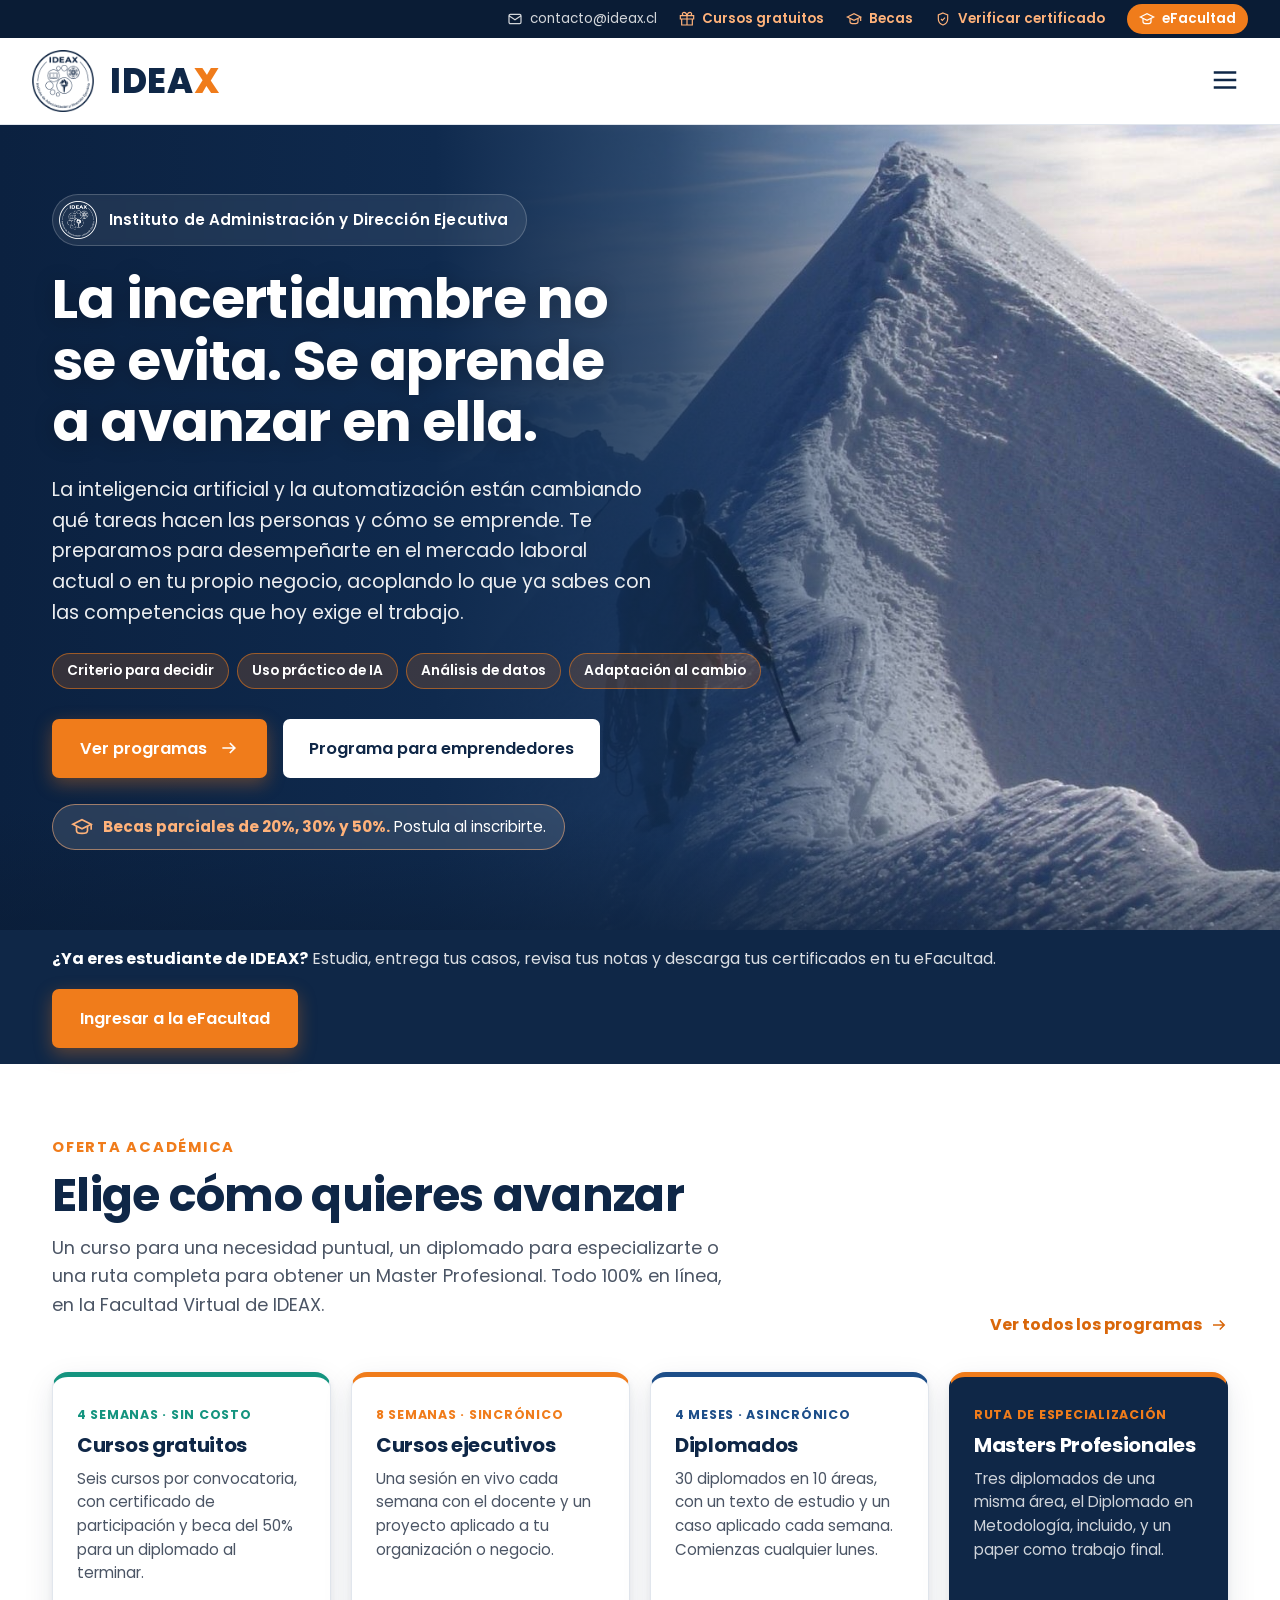
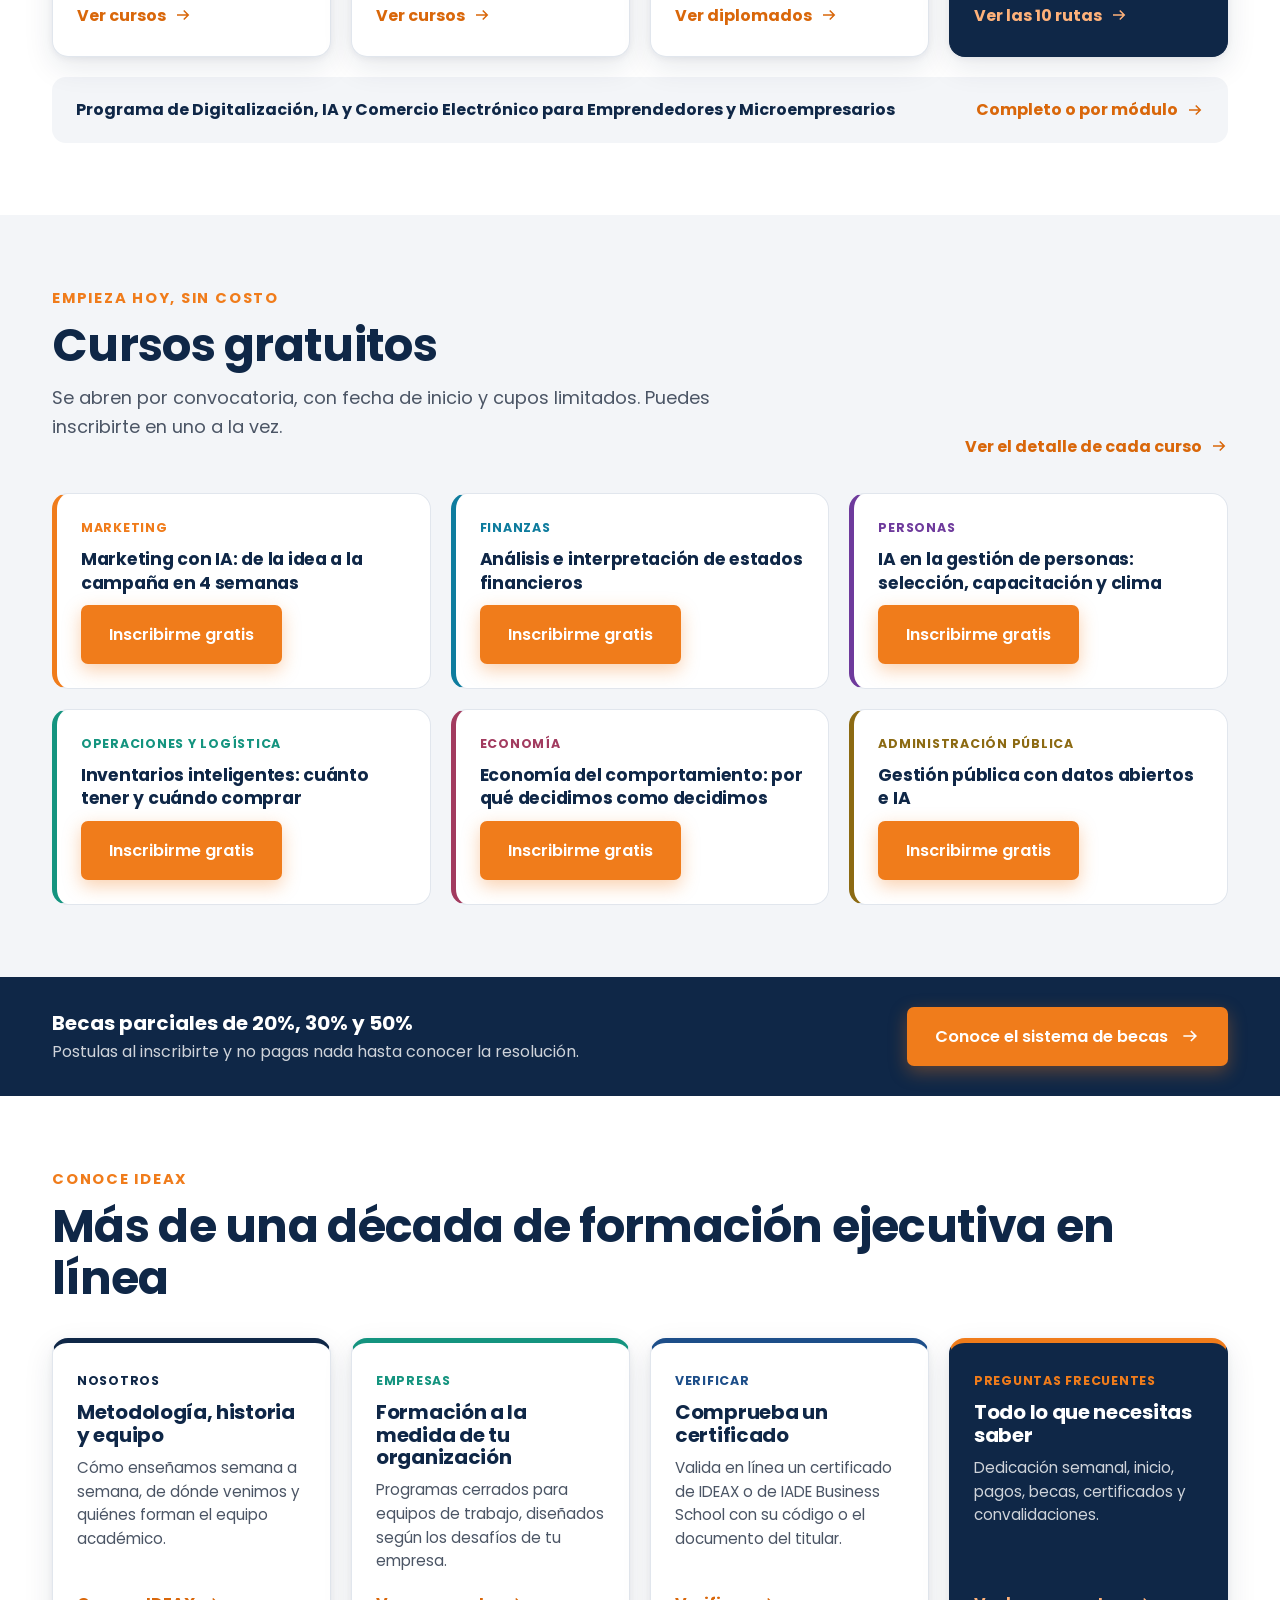
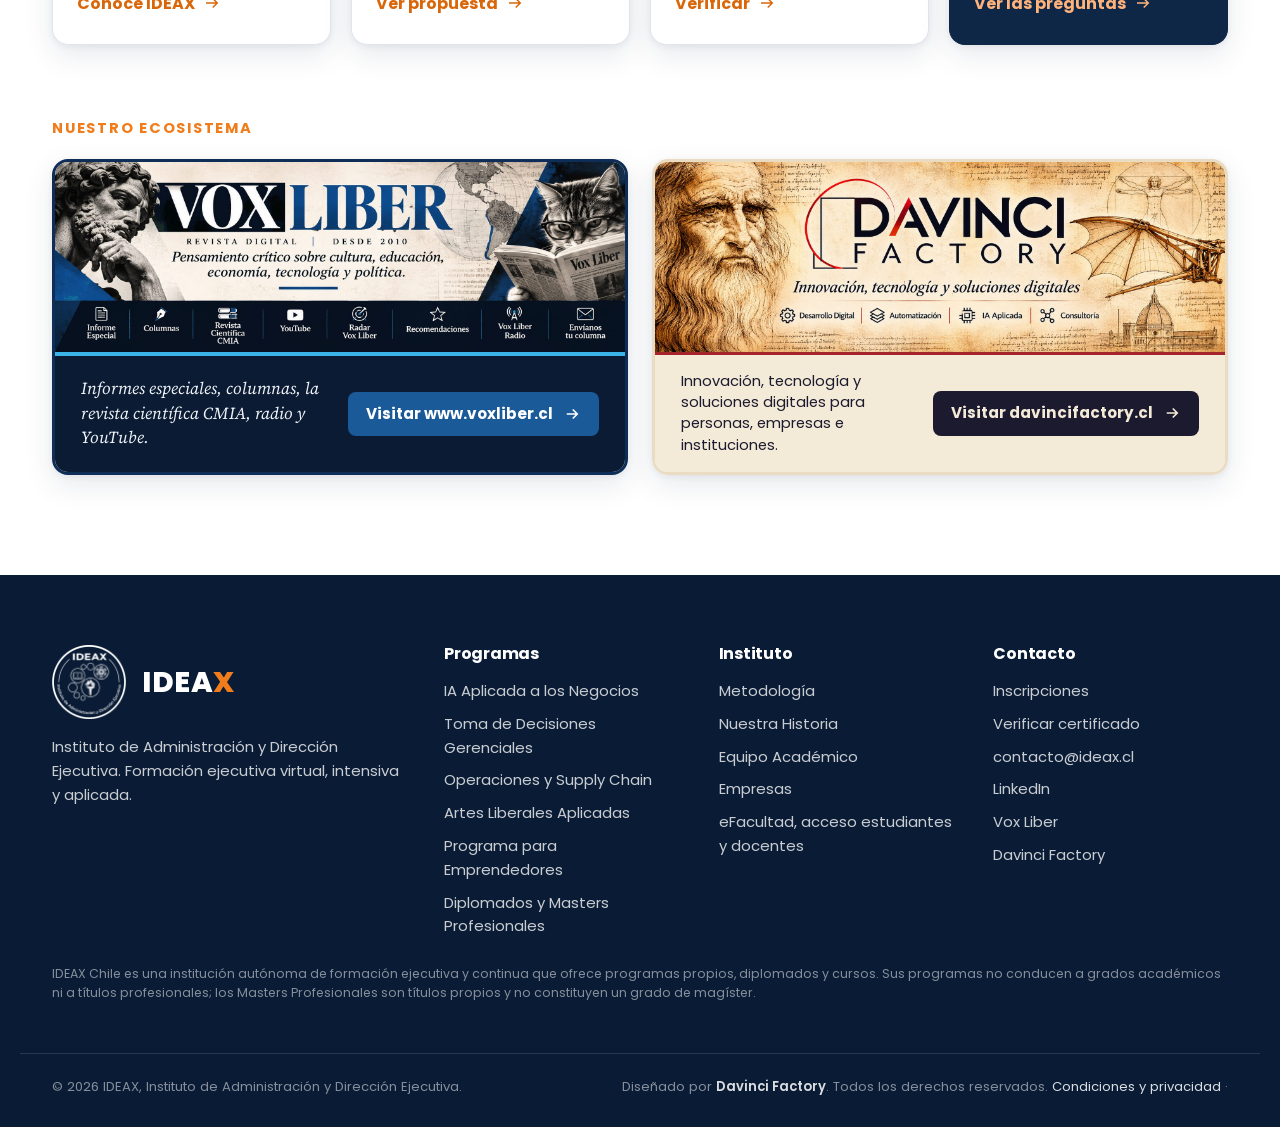
<file: index.html>
<!DOCTYPE html>
<html lang="es-CL">
<head>
<meta charset="utf-8">
<meta name="viewport" content="width=device-width, initial-scale=1">
<title>IDEAX | Instituto de Administración y Dirección Ejecutiva</title>
<meta name="description" content="IDEAX, Instituto de Administración y Dirección Ejecutiva: diplomados, Masters Profesionales y cursos ejecutivos 100% en línea. 30 diplomados en 10 áreas, con becas parciales.">
<link rel="canonical" href="https://www.ideax.cl/">
<meta property="og:type" content="website">
<meta property="og:site_name" content="IDEAX">
<meta property="og:locale" content="es_CL">
<meta property="og:url" content="https://www.ideax.cl/">
<meta property="og:title" content="IDEAX | Diplomados y Masters Profesionales en línea">
<meta property="og:description" content="Formación ejecutiva 100% en línea: 30 diplomados en 10 áreas, Masters Profesionales y cursos ejecutivos, con becas parciales.">
<meta property="og:image" content="https://www.ideax.cl/img/og-ideax.jpg">
<meta property="og:image:secure_url" content="https://www.ideax.cl/img/og-ideax.jpg">
<meta property="og:image:type" content="image/jpeg">
<meta property="og:image:width" content="1200">
<meta property="og:image:height" content="630">
<meta property="og:image:alt" content="IDEAX, diplomados y Masters Profesionales en línea">
<meta name="twitter:card" content="summary_large_image">
<meta name="twitter:title" content="IDEAX | Diplomados y Masters Profesionales en línea">
<meta name="twitter:description" content="Formación ejecutiva 100% en línea: 30 diplomados en 10 áreas, Masters Profesionales y cursos ejecutivos.">
<meta name="twitter:image" content="https://www.ideax.cl/img/og-ideax.jpg">
<link rel="icon" href="img/favicon.png">
<link rel="preconnect" href="https://fonts.googleapis.com">
<link rel="preconnect" href="https://fonts.gstatic.com" crossorigin>
<link href="https://fonts.googleapis.com/css2?family=Poppins:wght@400;500;600;700;800&family=Source+Serif+4:ital,wght@0,600;0,700;1,600&display=swap" rel="stylesheet">
<link rel="stylesheet" href="assets/ideax.css">
<script>
/* Enlaces antiguos (www.ideax.cl/#gratuitos, #inscripcion, etc.) llevan a las páginas nuevas */
(function(){ var m={formatos:"programas/",diplomados:"programas/?f=diplomados",masters:"programas/?f=diplomados",becas:"programas/#becas",
  gratuitos:"programas/?f=gratuitos",programas:"programas/?f=ejecutivos",emprendedores:"programas/?f=emprendedores",inscripcion:"inscripcion/",
  metodologia:"nosotros/#metodologia",historia:"nosotros/#historia",equipo:"nosotros/#equipo","clases-magistrales":"nosotros/#clases-magistrales",
  naturaleza:"nosotros/#naturaleza",empresas:"empresas/",verificar:"verificar/",preguntas:"preguntas/"};
  /* El QR de los certificados apunta a www.ideax.cl/?certificado=CODIGO */
  if(/[?&]certificado=/.test(location.search)){ location.replace("verificar/" + location.search); return; }
  var h=(location.hash||"").slice(1); if(m[h]) location.replace(m[h] + (m[h].indexOf("#")<0 && location.search ? location.search : "")); })();
</script>

</head>
<body>

<div class="barra-sup">
  <div class="contenedor">
    <a class="ocultar-movil" id="correo-barra" href="#"><svg viewBox="0 0 24 24" fill="none" stroke="currentColor" stroke-width="1.8"><rect x="3" y="5" width="18" height="14" rx="2"/><path d="M3 7l9 6 9-6"/></svg><span></span></a>
    <a class="destacar" href="programas/?f=gratuitos"><svg viewBox="0 0 24 24" fill="none" stroke="currentColor" stroke-width="1.8"><path d="M20 12v9H4v-9M2 7h20v5H2zM12 21V7M12 7H7.5a2.5 2.5 0 1 1 0-5C11 2 12 7 12 7zM12 7h4.5a2.5 2.5 0 1 0 0-5C13 2 12 7 12 7z"/></svg>Cursos gratuitos</a>
    <a class="destacar" href="programas/#becas"><svg viewBox="0 0 24 24" fill="none" stroke="currentColor" stroke-width="1.8"><path d="M2 9l10-5 10 5-10 5z"/><path d="M6 11v5c0 1.7 2.7 3 6 3s6-1.3 6-3v-5"/><path d="M22 9v6"/></svg>Becas</a>
    <a class="destacar ocultar-movil" href="verificar/"><svg viewBox="0 0 24 24" fill="none" stroke="currentColor" stroke-width="1.8"><path d="M12 3l7 3v6c0 4.5-3 7.7-7 9-4-1.3-7-4.5-7-9V6z"/><path d="M9 12l2 2 4-4"/></svg>Verificar certificado</a>
    <a class="efac" href="efacultad/"><svg viewBox="0 0 24 24" fill="none" stroke="currentColor" stroke-width="1.8"><path d="M2 9l10-5 10 5-10 5z"/><path d="M6 11v5c0 1.7 2.7 3 6 3s6-1.3 6-3v-5"/></svg>eFacultad</a>
  </div>
</div>

<header class="encabezado" id="encabezado">
  <div class="contenedor">
    <a class="marca" href="#inicio" aria-label="IDEAX, ir al inicio">
      <img src="img/logo-ideax-azul.png" alt="">
      <span class="marca-nombre">IDEA<span>X</span></span>
      <span class="marca-sub">Instituto de Administración y Dirección Ejecutiva</span>
    </a>
    <button class="hamburguesa" aria-label="Abrir menú" aria-expanded="false" aria-controls="menu">
      <svg width="30" height="30" viewBox="0 0 24 24" fill="none" stroke="currentColor" stroke-width="2"><path d="M3 6h18M3 12h18M3 18h18"/></svg>
    </button>
    <nav class="menu" id="menu" aria-label="Principal">
      <a class="enlace activo" href="#inicio">Inicio</a>
      <a class="enlace" href="programas/">Programas</a>
      <a class="enlace" href="programas/?f=diplomados">Diplomados</a>
      <a class="enlace" href="programas/?f=emprendedores">Emprendedores</a>
      <a class="enlace" href="nosotros/">Nosotros</a>
      <a class="enlace" href="empresas/">Empresas</a>
      <a class="enlace" href="verificar/">Verificar certificado</a>
      <a class="enlace" href="preguntas/">Preguntas</a>
      <a class="btn btn-efac" href="efacultad/">eFacultad</a>
      <a class="btn btn-naranja" href="inscripcion/">Inscripciones
        <svg viewBox="0 0 24 24" fill="none" stroke="currentColor" stroke-width="2"><path d="M14 4h6v6M20 4l-9 9M18 14v5a1 1 0 0 1-1 1H5a1 1 0 0 1-1-1V7a1 1 0 0 1 1-1h5"/></svg>
      </a>
    </nav>
  </div>
</header>

<main id="inicio">

<!-- PORTADA -->
<section class="portada">
  <div class="contenedor">
    <div class="inst-portada entra"><img src="img/logo-ideax-blanco.png" alt=""><span>Instituto de Administración y Dirección Ejecutiva</span></div>
    <h1 class="entra">La incertidumbre no se evita. Se aprende a avanzar en ella.</h1>
    <p class="lead entra">La inteligencia artificial y la automatización están cambiando qué tareas hacen las personas y cómo se emprende. Te preparamos para desempeñarte en el mercado laboral actual o en tu propio negocio, acoplando lo que ya sabes con las competencias que hoy exige el trabajo.</p>
    <div class="competencias entra"><span>Criterio para decidir</span><span>Uso práctico de IA</span><span>Análisis de datos</span><span>Adaptación al cambio</span></div>
    <div class="acciones entra">
      <a class="btn btn-naranja" href="programas/">Ver programas
        <svg viewBox="0 0 24 24" fill="none" stroke="currentColor" stroke-width="2"><path d="M4 12h15M13 6l6 6-6 6"/></svg>
      </a>
      <a class="btn btn-blanco" href="programas/?f=emprendedores">Programa para emprendedores</a>
    </div>
    <a class="aviso-becas entra" href="programas/#becas"><svg viewBox="0 0 24 24" fill="none" stroke="currentColor" stroke-width="1.8"><path d="M2 9l10-5 10 5-10 5z"/><path d="M6 11v5c0 1.7 2.7 3 6 3s6-1.3 6-3v-5"/><path d="M22 9v6"/></svg><span><b>Becas parciales de 20%, 30% y 50%.</b> Postula al inscribirte.</span></a>
  </div>
</section>

<!-- ACCESO A LA eFACULTAD -->
<section class="franja-efac" aria-label="Acceso a la eFacultad">
  <div class="contenedor">
    <p><b>¿Ya eres estudiante de IDEAX?</b> Estudia, entrega tus casos, revisa tus notas y descarga tus certificados en tu eFacultad.</p>
    <a class="btn btn-naranja" href="efacultad/">Ingresar a la eFacultad</a>
  </div>
</section>

<!-- CONVOCATORIA ABIERTA: se muestra sola cuando hay cursos gratuitos con convocatoria abierta -->
<div class="franja-conv" id="franja-conv" hidden>
  <div class="contenedor">
    <p id="franja-conv-txt"></p>
    <a class="btn btn-noche" href="programas/?f=gratuitos">Ver los cursos gratuitos</a>
  </div>
</div>

<!-- OFERTA -->
<section class="seccion vitrina" id="oferta">
  <div class="contenedor">
    <div class="vitrina-cabeza">
      <div>
        <span class="ceja">Oferta académica</span>
        <h2 class="titulo">Elige cómo quieres avanzar</h2>
        <p class="bajada">Un curso para una necesidad puntual, un diplomado para especializarte o una ruta completa para obtener un Master Profesional. Todo 100% en línea, en la Facultad Virtual de IDEAX.</p>
      </div>
      <a class="vitrina-ver" href="programas/">Ver todos los programas <svg viewBox="0 0 24 24" fill="none" stroke="currentColor" stroke-width="2"><path d="M4 12h15M13 6l6 6-6 6"/></svg></a>
    </div>
    <div class="vitrina-grilla">
      <a class="vitrina-card" href="programas/?f=gratuitos" style="--c:#14947F">
        <small>4 semanas · Sin costo</small>
        <h3>Cursos gratuitos</h3>
        <p>Seis cursos por convocatoria, con certificado de participación y beca del 50% para un diplomado al terminar.</p>
        <span>Ver cursos <svg viewBox="0 0 24 24" fill="none" stroke="currentColor" stroke-width="2"><path d="M4 12h15M13 6l6 6-6 6"/></svg></span>
      </a>
      <a class="vitrina-card" href="programas/?f=ejecutivos" style="--c:#F07C1B">
        <small>8 semanas · Sincrónico</small>
        <h3>Cursos ejecutivos</h3>
        <p>Una sesión en vivo cada semana con el docente y un proyecto aplicado a tu organización o negocio.</p>
        <span>Ver cursos <svg viewBox="0 0 24 24" fill="none" stroke="currentColor" stroke-width="2"><path d="M4 12h15M13 6l6 6-6 6"/></svg></span>
      </a>
      <a class="vitrina-card" href="programas/?f=diplomados" style="--c:#1D4E89">
        <small>4 meses · Asincrónico</small>
        <h3>Diplomados</h3>
        <p>30 diplomados en 10 áreas, con un texto de estudio y un caso aplicado cada semana. Comienzas cualquier lunes.</p>
        <span>Ver diplomados <svg viewBox="0 0 24 24" fill="none" stroke="currentColor" stroke-width="2"><path d="M4 12h15M13 6l6 6-6 6"/></svg></span>
      </a>
      <a class="vitrina-card oscura" href="programas/?f=diplomados" style="--c:#F07C1B">
        <small>Ruta de especialización</small>
        <h3>Masters Profesionales</h3>
        <p>Tres diplomados de una misma área, el Diplomado en Metodología, incluido, y un paper como trabajo final.</p>
        <span>Ver las 10 rutas <svg viewBox="0 0 24 24" fill="none" stroke="currentColor" stroke-width="2"><path d="M4 12h15M13 6l6 6-6 6"/></svg></span>
      </a>
    </div>
    <a class="vitrina-emprende" href="programas/?f=emprendedores">
      <b>Programa de Digitalización, IA y Comercio Electrónico para Emprendedores y Microempresarios</b>
      <span>Completo o por módulo <svg viewBox="0 0 24 24" fill="none" stroke="currentColor" stroke-width="2"><path d="M4 12h15M13 6l6 6-6 6"/></svg></span>
    </a>
  </div>
</section>

<!-- CURSOS GRATUITOS -->
<section class="seccion papel vitrina" id="cursos-gratuitos">
  <div class="contenedor">
    <div class="vitrina-cabeza">
      <div>
        <span class="ceja">Empieza hoy, sin costo</span>
        <h2 class="titulo">Cursos gratuitos</h2>
        <p class="bajada">Se abren por convocatoria, con fecha de inicio y cupos limitados. Puedes inscribirte en uno a la vez.</p>
      </div>
      <a class="vitrina-ver" href="programas/?f=gratuitos">Ver el detalle de cada curso <svg viewBox="0 0 24 24" fill="none" stroke="currentColor" stroke-width="2"><path d="M4 12h15M13 6l6 6-6 6"/></svg></a>
    </div>
    <div class="vg-grilla">
      <article class="vg-curso" style="--c:#F07C1B">
        <small>Marketing</small>
        <h3>Marketing con IA: de la idea a la campaña en 4 semanas</h3>
        <span class="conv-estado" data-conv="g1"></span>
        <a class="btn btn-naranja" href="inscripcion/?curso=g1">Inscribirme gratis</a>
      </article>
      <article class="vg-curso" style="--c:#0E7C9E">
        <small>Finanzas</small>
        <h3>Análisis e interpretación de estados financieros</h3>
        <span class="conv-estado" data-conv="g2"></span>
        <a class="btn btn-naranja" href="inscripcion/?curso=g2">Inscribirme gratis</a>
      </article>
      <article class="vg-curso" style="--c:#6E3A9C">
        <small>Personas</small>
        <h3>IA en la gestión de personas: selección, capacitación y clima</h3>
        <span class="conv-estado" data-conv="g3"></span>
        <a class="btn btn-naranja" href="inscripcion/?curso=g3">Inscribirme gratis</a>
      </article>
      <article class="vg-curso" style="--c:#14947F">
        <small>Operaciones y logística</small>
        <h3>Inventarios inteligentes: cuánto tener y cuándo comprar</h3>
        <span class="conv-estado" data-conv="g4"></span>
        <a class="btn btn-naranja" href="inscripcion/?curso=g4">Inscribirme gratis</a>
      </article>
      <article class="vg-curso" style="--c:#A23B5F">
        <small>Economía</small>
        <h3>Economía del comportamiento: por qué decidimos como decidimos</h3>
        <span class="conv-estado" data-conv="g5"></span>
        <a class="btn btn-naranja" href="inscripcion/?curso=g5">Inscribirme gratis</a>
      </article>
      <article class="vg-curso" style="--c:#8C6A12">
        <small>Administración pública</small>
        <h3>Gestión pública con datos abiertos e IA</h3>
        <span class="conv-estado" data-conv="g6"></span>
        <a class="btn btn-naranja" href="inscripcion/?curso=g6">Inscribirme gratis</a>
      </article>
    </div>
  </div>
</section>

<!-- BECAS -->
<div class="franja-becas">
  <div class="contenedor">
    <div><b>Becas parciales de 20%, 30% y 50%</b><span>Postulas al inscribirte y no pagas nada hasta conocer la resolución.</span></div>
    <a class="btn btn-naranja" href="programas/#becas">Conoce el sistema de becas <svg viewBox="0 0 24 24" fill="none" stroke="currentColor" stroke-width="2"><path d="M4 12h15M13 6l6 6-6 6"/></svg></a>
  </div>
</div>













<!-- CONOCE IDEAX -->
<section class="seccion vitrina" id="conoce">
  <div class="contenedor">
    <div class="vitrina-cabeza">
      <div>
        <span class="ceja">Conoce IDEAX</span>
        <h2 class="titulo">Más de una década de formación ejecutiva en línea</h2>
      </div>
    </div>
    <div class="vitrina-grilla">
      <a class="vitrina-card" href="nosotros/" style="--c:#0F2747">
        <small>Nosotros</small>
        <h3>Metodología, historia y equipo</h3>
        <p>Cómo enseñamos semana a semana, de dónde venimos y quiénes forman el equipo académico.</p>
        <span>Conoce IDEAX <svg viewBox="0 0 24 24" fill="none" stroke="currentColor" stroke-width="2"><path d="M4 12h15M13 6l6 6-6 6"/></svg></span>
      </a>
      <a class="vitrina-card" href="empresas/" style="--c:#14947F">
        <small>Empresas</small>
        <h3>Formación a la medida de tu organización</h3>
        <p>Programas cerrados para equipos de trabajo, diseñados según los desafíos de tu empresa.</p>
        <span>Ver propuesta <svg viewBox="0 0 24 24" fill="none" stroke="currentColor" stroke-width="2"><path d="M4 12h15M13 6l6 6-6 6"/></svg></span>
      </a>
      <a class="vitrina-card" href="verificar/" style="--c:#1D4E89">
        <small>Verificar</small>
        <h3>Comprueba un certificado</h3>
        <p>Valida en línea un certificado de IDEAX o de IADE Business School con su código o el documento del titular.</p>
        <span>Verificar <svg viewBox="0 0 24 24" fill="none" stroke="currentColor" stroke-width="2"><path d="M4 12h15M13 6l6 6-6 6"/></svg></span>
      </a>
      <a class="vitrina-card oscura" href="preguntas/" style="--c:#F07C1B">
        <small>Preguntas frecuentes</small>
        <h3>Todo lo que necesitas saber</h3>
        <p>Dedicación semanal, inicio, pagos, becas, certificados y convalidaciones.</p>
        <span>Ver las preguntas <svg viewBox="0 0 24 24" fill="none" stroke="currentColor" stroke-width="2"><path d="M4 12h15M13 6l6 6-6 6"/></svg></span>
      </a>
    </div>
  </div>
</section>















<!-- ALIADOS -->
<section class="aliados" aria-label="Proyectos aliados">
  <div class="contenedor">
    <span class="ceja">Nuestro ecosistema</span>
    <div class="banners">
      <a class="banner banner-vox" href="https://www.voxliber.cl/" target="_blank" rel="noopener">
        <img src="img/banner-voxliber.jpg" alt="Vox Liber, revista digital desde 2010: pensamiento crítico sobre cultura, educación, economía, tecnología y política" loading="lazy">
        <div class="banner-barra"><p>Informes especiales, columnas, la revista científica CMIA, radio y YouTube.</p><span class="ir">Visitar www.voxliber.cl <svg viewBox="0 0 24 24" fill="none" stroke="currentColor" stroke-width="2.2"><path d="M5 12h14M13 6l6 6-6 6"/></svg></span></div>
      </a>
      <a class="banner banner-dvf" href="https://davincifactory.cl" target="_blank" rel="noopener">
        <img src="img/banner-davinci.jpg" alt="Davinci Factory: innovación, tecnología y soluciones digitales" loading="lazy">
        <div class="banner-barra"><p>Innovación, tecnología y soluciones digitales para personas, empresas e instituciones.</p><span class="ir">Visitar davincifactory.cl <svg viewBox="0 0 24 24" fill="none" stroke="currentColor" stroke-width="2.2"><path d="M5 12h14M13 6l6 6-6 6"/></svg></span></div>
      </a>
    </div>
  </div>
</section>

</main>

<footer class="pie">
  <div class="contenedor">
    <div>
      <div class="pie-marca"><img src="img/logo-ideax-blanco.png" alt=""><strong>IDEA<span>X</span></strong></div>
      <p>Instituto de Administración y Dirección Ejecutiva. Formación ejecutiva virtual, intensiva y aplicada.</p>
    </div>
    <div>
      <h4>Programas</h4>
      <ul>
        <li><a href="programas/?f=ejecutivos" data-abrir="ia">IA Aplicada a los Negocios</a></li>
        <li><a href="programas/?f=ejecutivos" data-abrir="td">Toma de Decisiones Gerenciales</a></li>
        <li><a href="programas/?f=ejecutivos" data-abrir="op">Operaciones y Supply Chain</a></li>
        <li><a href="programas/?f=ejecutivos" data-abrir="al">Artes Liberales Aplicadas</a></li>
        <li><a href="programas/?f=emprendedores">Programa para Emprendedores</a></li>
        <li><a href="programas/?f=diplomados">Diplomados y Masters Profesionales</a></li>
      </ul>
    </div>
    <div>
      <h4>Instituto</h4>
      <ul>
        <li><a href="nosotros/#metodologia">Metodología</a></li>
        <li><a href="nosotros/#historia">Nuestra Historia</a></li>
        <li><a href="nosotros/#equipo">Equipo Académico</a></li>
        <li><a href="empresas/">Empresas</a></li>
        <li><a href="efacultad/">eFacultad, acceso estudiantes y docentes</a></li>
      </ul>
    </div>
    <div>
      <h4>Contacto</h4>
      <ul>
        <li><a href="inscripcion/">Inscripciones</a></li>
        <li><a href="verificar/">Verificar certificado</a></li>
        <li><a id="correo-pie" href="#"></a></li>
        <li><a href="https://www.linkedin.com/in/luis-leyton-johns" target="_blank" rel="noopener">LinkedIn</a></li>
        <li><a href="https://www.voxliber.cl/" target="_blank" rel="noopener">Vox Liber</a></li>
        <li><a href="https://davincifactory.cl" target="_blank" rel="noopener">Davinci Factory</a></li>
      </ul>
    </div>
  </div>
  <p class="nota-legal">IDEAX Chile es una institución autónoma de formación ejecutiva y continua que ofrece programas propios, diplomados y cursos. Sus programas no conducen a grados académicos ni a títulos profesionales; los Masters Profesionales son títulos propios y no constituyen un grado de magíster.</p>
  <div class="legal"><span>© <span id="anio"></span> IDEAX, Instituto de Administración y Dirección Ejecutiva.</span><span>Diseñado por <a href="https://davincifactory.cl" target="_blank" rel="noopener" style="color:rgba(255,255,255,.85);font-weight:600">Davinci Factory</a>. Todos los derechos reservados. <a href="#" data-abrir-condiciones style="color:rgba(255,255,255,.85)">Condiciones y privacidad</a> · <a class="bro-pdf" data-bro="catalogo" target="_blank" rel="noopener" hidden style="color:rgba(255,255,255,.85)">Catálogo de programas (PDF)</a></span></div>
</footer>

<dialog id="condiciones" aria-labelledby="cond-titulo">
  <div class="ficha-cabeza" style="--c:var(--noche)">
    <button class="cerrar" aria-label="Cerrar" data-cerrar-cond><svg viewBox="0 0 24 24" fill="none" stroke="currentColor" stroke-width="2.4"><path d="M6 6l12 12M18 6L6 18"/></svg></button>
    <span class="etiqueta">IDEAX</span>
    <h3 id="cond-titulo">Condiciones de matrícula y política de privacidad</h3>
  </div>
  <div class="ficha-cuerpo texto-legal">
    <h4>Condiciones de matrícula</h4>
    <p><b>Naturaleza de los programas.</b> IDEAX, Instituto de Administración y Dirección Ejecutiva, es una institución autónoma de formación ejecutiva y continua. Sus diplomados, cursos y Masters Profesionales son títulos propios: no conducen a grados académicos ni a títulos profesionales.</p>
    <p><b>Inicio.</b> Los diplomados y Masters Profesionales comienzan el primer lunes que esté al menos 7 días después del pago. Los cursos ejecutivos y los cursos gratuitos comienzan en la fecha de su convocatoria, con cupos limitados: las inscripciones de los cursos ejecutivos cierran 3 días antes del inicio, y las de los cursos gratuitos, el día anterior.</p>
    <p><b>Pagos.</b> El pago se realiza en línea con Mercado Pago. La matrícula queda confirmada cuando el pago es aprobado, o cuando se resuelve una beca total.</p>
    <p><b>Retracto y devoluciones.</b> Puedes retractarte de tu inscripción dentro de los 10 días siguientes a su contratación y antes de que comience tu programa; en ese caso te devolvemos el total pagado, sin descuentos, en un plazo máximo de 45 días. Una vez iniciado el programa no hay devolución en dinero: lo que no hayas cursado queda como saldo a favor por 24 meses, para cualquier programa de IDEAX. Si por fuerza mayor debes dejar un programa ya iniciado y solicitas la devolución en dinero de lo no cursado, se descontarán los costos de transacción que Mercado Pago no reintegre a IDEAX.</p>
    <p><b>Becas y códigos.</b> Las becas parciales se resuelven caso a caso y no son acumulables con códigos de descuento. Los códigos personales son intransferibles y solo pueden usarse con el documento de su titular.</p>
    <p><b>Plazos.</b> Cada programa tiene un plazo para completarse, indicado en el manual del estudiante. Por fuerza mayor puedes solicitar un congelamiento o una prórroga; si decides no continuar, puedes solicitar un retiro según las condiciones del manual del estudiante.</p>
    <p><b>Cursos gratuitos.</b> Se abren por convocatoria y con cupos limitados. Puedes tener un curso gratuito activo a la vez. El certificado de participación se entrega una vez calificado y aprobado el curso.</p>
    <p><b>Certificados y copias.</b> El certificado y el portafolio de entregas se envían al correo registrado y pueden descargarse una vez desde la Facultad Virtual. Las copias posteriores solo se entregan a la persona titular, previa comprobación de su documento, y tienen costo: copia digital de un programa de IDEAX, desde $20.000 según el tipo de programa, con certificado y portafolio; copia digital de un certificado de IADE Business School, $25.000; apostilla del certificado, $80.000, con documento físico y envío incluidos; apostilla del portafolio, $80.000 adicionales.</p>
    <p><b>Integridad académica.</b> Los trabajos deben ser de tu autoría. El uso de inteligencia artificial está permitido en los términos que indique cada programa, y debe declararse.</p>
    <p><b>Materiales.</b> Los materiales de estudio son de uso personal y no pueden reproducirse ni distribuirse.</p>

    <h4>Política de privacidad</h4>
    <p><b>Responsable.</b> IDEAX Chile es responsable del tratamiento de tus datos personales. Puedes contactarnos en <a href="mailto:contacto@ideax.cl">contacto@ideax.cl</a>.</p>
    <p><b>Qué datos recogemos.</b> Los que entregas al inscribirte: identificación, contacto, nacionalidad y residencia, fecha de nacimiento, formación y trabajo. Si postulas a una beca, los motivos y documentos que adjuntes. Si te sumas a la bolsa de empleo, tu CV.</p>
    <p><b>Para qué los usamos.</b> Para gestionar tu inscripción, tus pagos, tu programa, tus certificados y su verificación, y para comunicarnos contigo sobre tus estudios. Con tu consentimiento expreso, además, para enviarte las revistas Vox Liber y Cuadernos CMIA y para incluirte en la bolsa de empleo.</p>
    <p><b>Con quién los compartimos.</b> No vendemos ni cedemos tus datos. Los tratan por cuenta nuestra los proveedores necesarios para operar: Google, donde se alojan nuestras planillas y correos, y Mercado Pago, que procesa los pagos. Tu CV solo se comparte con empresas que publiquen ofertas si autorizaste la bolsa de empleo.</p>
    <p><b>Datos de becas.</b> La información económica o personal que entregues para una beca o un congelamiento se usa solo para evaluar tu solicitud, se guarda con acceso restringido y se elimina a los 6 meses de resuelta.</p>
    <p><b>Cuánto tiempo los guardamos.</b> Los datos de matrícula y certificados se conservan mientras sean necesarios para acreditar tus estudios. Los de suscripciones y bolsa de empleo, hasta que retires tu consentimiento.</p>
    <p><b>Tus derechos.</b> Puedes solicitar acceso, rectificación, supresión, oposición y portabilidad de tus datos, y retirar en cualquier momento los consentimientos que diste, escribiendo a <a href="mailto:contacto@ideax.cl">contacto@ideax.cl</a>. Cada envío de las revistas incluye además un enlace para darte de baja.</p>
    <div class="ficha-acciones"><button class="btn btn-noche" data-cerrar-cond>Cerrar</button></div>
  </div>
</dialog>





<script src="assets/ideax.js"></script>
</body>
</html>
</file>
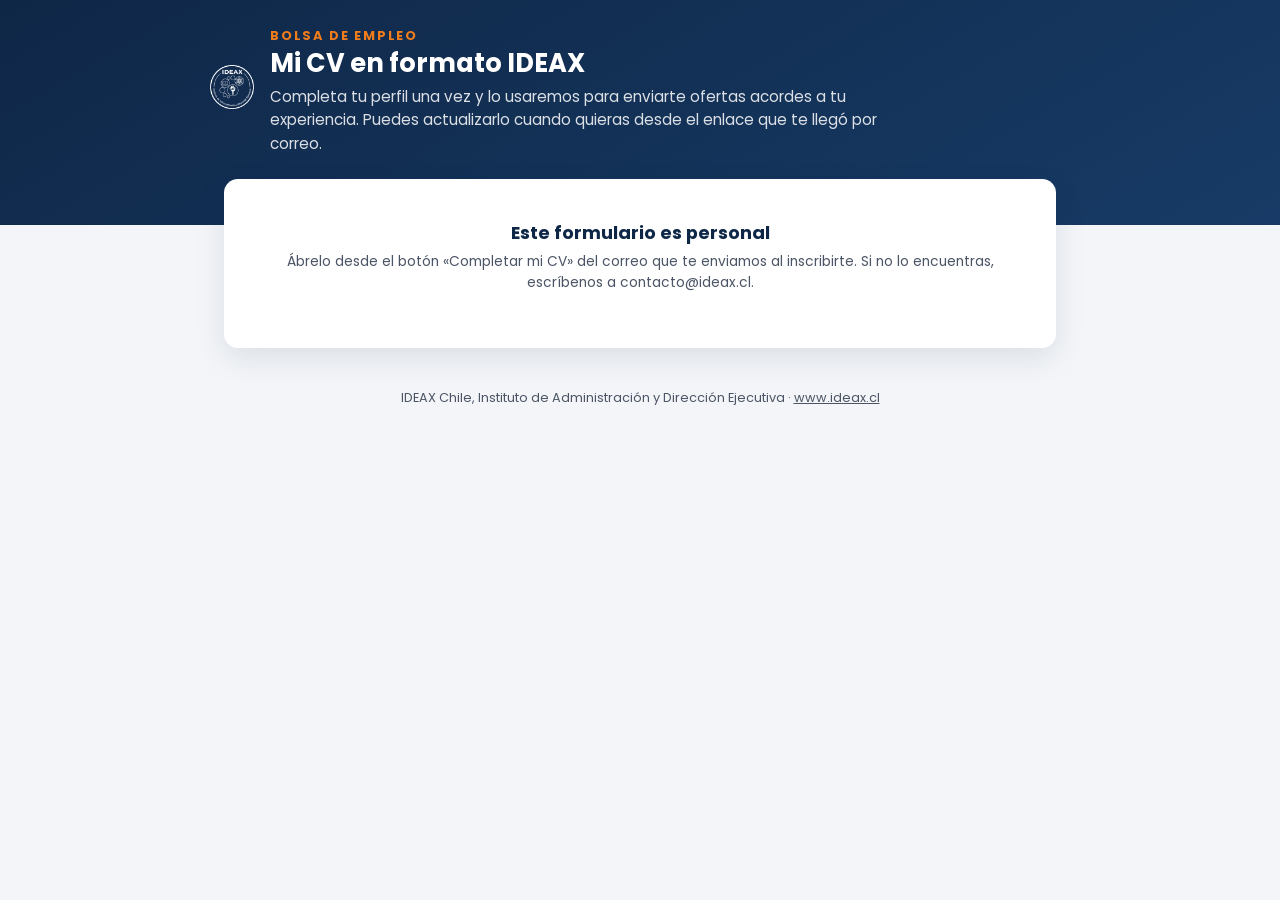
<file: cv/index.html>
<!DOCTYPE html>
<html lang="es">
<head>
<meta charset="utf-8">
<meta name="viewport" content="width=device-width,initial-scale=1">
<meta name="robots" content="noindex,nofollow">
<title>Mi CV | Bolsa de empleo IDEAX</title>
<link rel="icon" href="../img/favicon.png">
<link rel="preconnect" href="https://fonts.googleapis.com">
<link rel="preconnect" href="https://fonts.gstatic.com" crossorigin>
<link href="https://fonts.googleapis.com/css2?family=Poppins:wght@400;500;600;700&display=swap" rel="stylesheet">
<style>
:root{--noche:#0F2747;--azul:#173B66;--naranja:#F07C1B;--naranja-2:#D9670A;--papel:#F3F5F8;--tinta:#13233B;--gris:#4B5565;--linea:#E1E6ED;--ok:#14947F;--error:#B42318}
*{box-sizing:border-box}
body{margin:0;font-family:Poppins,system-ui,sans-serif;color:var(--tinta);background:var(--papel);font-size:15px;line-height:1.55;-webkit-font-smoothing:antialiased}
:focus-visible{outline:3px solid var(--naranja);outline-offset:2px;border-radius:4px}
.cab{background:linear-gradient(150deg,var(--noche),var(--azul));color:#fff;padding:26px 20px 70px}
.cab-in{max-width:860px;margin:0 auto;display:flex;align-items:center;gap:16px;flex-wrap:wrap}
.cab img{height:44px}
.cab .ceja{display:block;color:var(--naranja);font-weight:700;font-size:.8rem;letter-spacing:.14em;text-transform:uppercase}
.cab h1{margin:2px 0 0;font-size:1.6rem;line-height:1.2}
.cab p{margin:6px 0 0;opacity:.85;font-size:.95rem;max-width:640px}
main{max-width:860px;margin:-46px auto 40px;padding:0 14px}
.tarjeta{background:#fff;border-radius:14px;box-shadow:0 10px 30px rgba(15,39,71,.10);padding:24px 24px 8px;margin-bottom:16px}
.tarjeta h2{margin:0 0 4px;font-size:1.12rem;color:var(--noche);display:flex;align-items:center;gap:10px}
.tarjeta h2 .n{background:var(--naranja);color:#fff;border-radius:50%;width:26px;height:26px;display:inline-grid;place-items:center;font-size:.85rem;flex:0 0 auto}
.ayuda{color:var(--gris);font-size:.86rem;margin:0 0 14px}
.rejilla{display:grid;grid-template-columns:1fr 1fr;gap:12px 16px}
.rejilla .ancho{grid-column:1/-1}
@media (max-width:640px){.rejilla{grid-template-columns:1fr}.cab h1{font-size:1.35rem}.tarjeta{padding:18px 16px 4px}}
label{display:block;font-weight:600;font-size:.86rem;margin-bottom:4px}
label .op{font-weight:400;color:var(--gris)}
input,select,textarea{width:100%;font:inherit;font-size:.95rem;padding:10px 12px;border:1.5px solid var(--linea);border-radius:9px;background:#fff;color:var(--tinta)}
textarea{resize:vertical;min-height:90px}
input:focus,select:focus,textarea:focus{border-color:var(--naranja);outline:none}
.campo{margin-bottom:14px}
.cuenta{font-size:.78rem;color:var(--gris);text-align:right;margin-top:2px}
.bloque{border:1.5px solid var(--linea);border-radius:12px;padding:14px 14px 2px;margin-bottom:12px;position:relative;background:#FBFCFD}
.bloque .quitar{position:absolute;top:8px;right:8px;border:0;background:none;color:var(--gris);font-size:.82rem;cursor:pointer;padding:4px 8px;border-radius:6px}
.bloque .quitar:hover{background:#FDECEC;color:var(--error)}
.agregar{border:1.5px dashed var(--naranja);background:#FFF7F0;color:var(--naranja-2);font:inherit;font-weight:600;font-size:.9rem;padding:10px 16px;border-radius:10px;cursor:pointer;margin-bottom:16px}
.agregar[disabled]{opacity:.4;cursor:default}
.chk{display:flex;gap:10px;align-items:flex-start;font-weight:400;font-size:.9rem;margin:6px 0 14px}
.chk input{width:18px;height:18px;margin-top:3px;flex:0 0 auto;accent-color:var(--naranja)}
.programas{display:flex;flex-direction:column;gap:6px;margin-bottom:14px}
.programas div{background:#EEF3F9;border-radius:8px;padding:8px 12px;font-size:.9rem}
.programas b{color:var(--noche)}
.archivo{display:flex;gap:10px;align-items:center;flex-wrap:wrap;margin-bottom:14px}
.archivo .nom{font-size:.88rem;color:var(--gris)}
.btn{font:inherit;font-weight:600;border:0;border-radius:10px;padding:13px 26px;cursor:pointer;font-size:1rem}
.btn-naranja{background:var(--naranja);color:#fff;box-shadow:0 6px 18px rgba(240,124,27,.35)}
.btn-naranja:hover{background:var(--naranja-2)}
.btn-borde{background:#fff;border:1.5px solid var(--linea);color:var(--tinta);font-size:.88rem;padding:9px 16px}
.btn[disabled]{opacity:.6;cursor:wait}
.pie-form{display:flex;align-items:center;gap:14px;flex-wrap:wrap;padding:6px 0 18px}
.estado{font-size:.85rem;color:var(--gris)}
.aviso{border-radius:12px;padding:14px 16px;margin-bottom:16px;font-size:.93rem}
.aviso.error{background:#FDECEC;color:var(--error)}
.aviso.ok{background:#E7F6F2;color:#0E6B5C}
.aviso.info{background:#EEF3F9;color:var(--noche)}
.centro{text-align:center;padding:40px 24px}
.centro h2{justify-content:center}
.oculto{display:none!important}
footer{text-align:center;font-size:.8rem;color:var(--gris);padding:0 16px 30px}
footer a{color:var(--gris)}
</style>
</head>
<body>
<header class="cab">
  <div class="cab-in">
    <a href="../"><img src="../img/logo-ideax-blanco.png" alt="IDEAX"></a>
    <div>
      <span class="ceja">Bolsa de empleo</span>
      <h1>Mi CV en formato IDEAX</h1>
      <p>Completa tu perfil una vez y lo usaremos para enviarte ofertas acordes a tu experiencia. Puedes actualizarlo cuando quieras desde el enlace que te llegó por correo.</p>
    </div>
  </div>
</header>

<main>
  <div id="cargando" class="tarjeta centro"><p>Cargando tu información…</p></div>

  <div id="sinEnlace" class="tarjeta centro oculto">
    <h2>Este formulario es personal</h2>
    <p id="sinEnlaceTxt" class="ayuda">Ábrelo desde el botón «Completar mi CV» del correo que te enviamos al inscribirte. Si no lo encuentras, escríbenos a contacto@ideax.cl.</p>
  </div>

  <div id="listo" class="tarjeta centro oculto">
    <h2 id="listoTit">Tu CV quedó guardado</h2>
    <p class="ayuda">Te enviamos a tu correo la versión en PDF con el formato de IDEAX. Esa es la que compartiremos con las organizaciones que publiquen ofertas acordes a tu perfil.</p>
    <p><button class="btn btn-borde" type="button" id="volver">Seguir editando</button></p>
  </div>

  <form id="form" class="oculto" novalidate>
    <div id="avisoPrevio" class="aviso info oculto"></div>

    <section class="tarjeta">
      <h2><span class="n">1</span>Datos de contacto</h2>
      <p class="ayuda">Así aparecerán en el encabezado de tu CV.</p>
      <div class="rejilla">
        <div class="campo"><label for="nombres">Nombres</label><input id="nombres" maxlength="80" required autocomplete="given-name"></div>
        <div class="campo"><label for="apellidos">Apellidos</label><input id="apellidos" maxlength="80" required autocomplete="family-name"></div>
        <div class="campo"><label for="correo">Correo</label><input id="correo" type="email" maxlength="120" required autocomplete="email"></div>
        <div class="campo"><label for="fono">Teléfono <span class="op">(opcional)</span></label><input id="fono" maxlength="40" autocomplete="tel"></div>
        <div class="campo"><label for="ciudad">Ciudad</label><input id="ciudad" maxlength="80" autocomplete="address-level2"></div>
        <div class="campo"><label for="pais">País</label><input id="pais" maxlength="60" autocomplete="country-name"></div>
        <div class="campo ancho"><label for="linkedin">Perfil de LinkedIn <span class="op">(opcional)</span></label><input id="linkedin" maxlength="200" placeholder="linkedin.com/in/tu-perfil"></div>
      </div>
    </section>

    <section class="tarjeta">
      <h2><span class="n">2</span>Perfil profesional</h2>
      <p class="ayuda">El titular es una línea que te define ante quien selecciona; el resumen cuenta qué sabes hacer y qué buscas. Escribe en primera persona y con hechos concretos.</p>
      <div class="campo"><label for="titular">Titular profesional</label><input id="titular" maxlength="120" required placeholder="Ej.: Ingeniera comercial con 6 años en control de gestión en retail"></div>
      <div class="campo"><label for="resumen">Resumen profesional</label><textarea id="resumen" maxlength="900" rows="5" required placeholder="Ej.: He liderado procesos de presupuesto y reportería para tres unidades de negocio…"></textarea><div class="cuenta"><span data-cuenta="resumen">0</span>/900 (mínimo 80)</div></div>
    </section>

    <section class="tarjeta">
      <h2><span class="n">3</span>Experiencia laboral</h2>
      <p class="ayuda">Empieza por la más reciente. En logros, indica resultados medibles cuando puedas (porcentajes, montos, plazos, equipos a cargo). Hasta 8 cargos.</p>
      <div id="listaExp"></div>
      <button type="button" class="agregar" id="masExp">+ Agregar experiencia</button>
    </section>

    <section class="tarjeta">
      <h2><span class="n">4</span>Formación</h2>
      <p class="ayuda">Títulos, grados y postítulos. Hasta 6.</p>
      <div id="listaForm"></div>
      <button type="button" class="agregar" id="masForm">+ Agregar formación</button>
      <div id="bloqueProg" class="oculto">
        <label>Formación en IDEAX <span class="op">(se agrega sola a tu CV)</span></label>
        <div class="programas" id="programas"></div>
      </div>
    </section>

    <section class="tarjeta">
      <h2><span class="n">5</span>Competencias e idiomas</h2>
      <div class="campo"><label for="competencias">Competencias <span class="op">(separadas por comas)</span></label><input id="competencias" maxlength="400" placeholder="Ej.: planificación estratégica, negociación, análisis financiero"></div>
      <div class="campo"><label for="herramientas">Herramientas y software <span class="op">(separadas por comas)</span></label><input id="herramientas" maxlength="400" placeholder="Ej.: Excel avanzado, Power BI, SAP, R"></div>
      <label>Idiomas <span class="op">(hasta 5)</span></label>
      <div id="listaIdi"></div>
      <button type="button" class="agregar" id="masIdi">+ Agregar idioma</button>
    </section>

    <section class="tarjeta">
      <h2><span class="n">6</span>Preferencias laborales</h2>
      <div class="rejilla">
        <div class="campo ancho"><label for="areas">Áreas o cargos de interés</label><input id="areas" maxlength="300" placeholder="Ej.: control de gestión, finanzas corporativas, jefatura de operaciones"></div>
        <div class="campo"><label for="modalidad">Modalidad</label><select id="modalidad"><option value="">Selecciona</option><option>Presencial</option><option>Híbrida</option><option>Remota</option><option>Indiferente</option></select></div>
        <div class="campo"><label for="jornada">Jornada</label><select id="jornada"><option value="">Selecciona</option><option>Completa</option><option>Parcial</option><option>Por proyecto</option><option>Indiferente</option></select></div>
        <div class="campo"><label for="disponibilidad">Disponibilidad</label><select id="disponibilidad"><option value="">Selecciona</option><option>Inmediata</option><option>15 días</option><option>30 días</option><option>Más de 30 días</option></select></div>
        <div class="campo"><label for="traslado">¿Dispuesto a trasladarte de ciudad?</label><select id="traslado"><option value="">Selecciona</option><option value="Sí">Sí</option><option value="No">No</option></select></div>
      </div>
    </section>

    <section class="tarjeta">
      <h2><span class="n">7</span>CV propio y autorización</h2>
      <p class="ayuda">Si tienes un CV con tu propio diseño, puedes adjuntarlo en PDF (hasta 5 MB). Es opcional: el CV en formato IDEAX se genera igual.</p>
      <div class="archivo">
        <input type="file" id="archivo" accept="application/pdf" class="oculto">
        <button type="button" class="btn btn-borde" id="elegir">Adjuntar PDF</button>
        <span class="nom" id="nomArchivo">Sin archivo</span>
        <button type="button" class="btn btn-borde oculto" id="quitarArch">Quitar</button>
      </div>
      <label class="chk"><input type="checkbox" id="autoriza"> <span>Autorizo a IDEAX Chile a compartir mi CV con organizaciones que publiquen ofertas de empleo a través de su bolsa, y a contactarme por correo con oportunidades acordes a mi perfil. Puedo retirarme cuando quiera respondiendo a cualquier correo de IDEAX.</span></label>
    </section>

    <div id="avisoError" class="aviso error oculto" role="alert"></div>
    <div class="pie-form">
      <button type="submit" class="btn btn-naranja" id="enviar">Guardar mi CV</button>
      <span class="estado" id="estado">Tu avance se guarda en este navegador mientras escribes.</span>
    </div>
  </form>
</main>
<footer>IDEAX Chile, Instituto de Administración y Dirección Ejecutiva · <a href="../">www.ideax.cl</a></footer>

<script>
const API = "https://script.google.com/macros/s/AKfycbyhMvyQAi7qwIBpXZiUrUv5HE4miSm-pAxajWbPNO7UQUJ_lEAumtaZSSEUEURCT9QJ/exec";
const q = new URLSearchParams(location.search);
const DOC = q.get('doc') || '', TOKEN = q.get('t') || '';
const CLAVE = 'ideax-cv-' + DOC;
const $ = id => document.getElementById(id);
const ver = (id, si) => $(id).classList.toggle('oculto', !si);
let archivo = null, quitarArchivo = false;

async function api(cuerpo) {
  const r = await fetch(API, { method: 'POST', headers: { 'Content-Type': 'text/plain;charset=utf-8' }, body: JSON.stringify(cuerpo) });
  return r.json();
}
const esc = t => String(t == null ? '' : t).replace(/[&<>"]/g, c => ({ '&': '&amp;', '<': '&lt;', '>': '&gt;', '"': '&quot;' }[c]));

/* ---------- Bloques repetibles ---------- */
const MOLDES = {
  Exp: { max: 8, html: x => `
    <div class="rejilla">
      <div class="campo"><label>Cargo</label><input data-k="cargo" maxlength="120" value="${esc(x.cargo)}"></div>
      <div class="campo"><label>Empresa u organización</label><input data-k="empresa" maxlength="120" value="${esc(x.empresa)}"></div>
      <div class="campo"><label>Desde</label><input data-k="desde" type="month" value="${esc(x.desde)}"></div>
      <div class="campo"><label>Hasta</label><input data-k="hasta" type="month" value="${esc(x.hasta)}" ${x.actual ? 'disabled' : ''}></div>
    </div>
    <label class="chk"><input type="checkbox" data-k="actual" ${x.actual ? 'checked' : ''}> <span>Trabajo aquí actualmente</span></label>
    <div class="campo"><label>Funciones y logros <span class="op">(uno por línea)</span></label><textarea data-k="logros" maxlength="700" rows="3">${esc(x.logros)}</textarea></div>` },
  Form: { max: 6, html: x => `
    <div class="rejilla">
      <div class="campo ancho"><label>Título o grado</label><input data-k="titulo" maxlength="140" value="${esc(x.titulo)}"></div>
      <div class="campo"><label>Institución</label><input data-k="institucion" maxlength="140" value="${esc(x.institucion)}"></div>
      <div class="campo"><label>Año de egreso <span class="op">(o «en curso»)</span></label><input data-k="anio" maxlength="10" value="${esc(x.anio)}"></div>
    </div>` },
  Idi: { max: 5, html: x => `
    <div class="rejilla">
      <div class="campo"><label>Idioma</label><input data-k="idioma" maxlength="40" value="${esc(x.idioma)}"></div>
      <div class="campo"><label>Nivel</label><select data-k="nivel">${['', 'Básico', 'Intermedio', 'Avanzado', 'Nativo'].map(n => `<option value="${n}" ${n === x.nivel ? 'selected' : ''}>${n || 'Selecciona'}</option>`).join('')}</select></div>
    </div>` }
};
function agregar(tipo, x) {
  const lista = $('lista' + tipo);
  if (lista.children.length >= MOLDES[tipo].max) return;
  const d = document.createElement('div');
  d.className = 'bloque';
  d.innerHTML = '<button type="button" class="quitar">Quitar</button>' + MOLDES[tipo].html(x || {});
  d.querySelector('.quitar').onclick = () => { d.remove(); estadoBotones(); guardarBorrador(); };
  const act = d.querySelector('[data-k="actual"]');
  if (act) act.onchange = () => { const h = d.querySelector('[data-k="hasta"]'); h.disabled = act.checked; if (act.checked) h.value = ''; };
  lista.appendChild(d);
  estadoBotones();
}
function leerLista(tipo) {
  return [...$('lista' + tipo).children].map(b => {
    const o = {};
    b.querySelectorAll('[data-k]').forEach(el => o[el.dataset.k] = el.type === 'checkbox' ? el.checked : el.value.trim());
    return o;
  });
}
function estadoBotones() { ['Exp', 'Form', 'Idi'].forEach(t => $('mas' + t).disabled = $('lista' + t).children.length >= MOLDES[t].max); }
['Exp', 'Form', 'Idi'].forEach(t => $('mas' + t).onclick = () => agregar(t));

/* ---------- Datos del formulario ---------- */
const SIMPLES = ['nombres', 'apellidos', 'correo', 'fono', 'ciudad', 'pais', 'linkedin', 'titular', 'resumen', 'competencias', 'herramientas', 'areas', 'modalidad', 'jornada', 'disponibilidad', 'traslado'];
function leer() {
  const d = {};
  SIMPLES.forEach(k => d[k] = $(k).value.trim());
  d.experiencia = leerLista('Exp'); d.formacion = leerLista('Form'); d.idiomas = leerLista('Idi');
  d.autoriza = $('autoriza').checked;
  return d;
}
function poner(d) {
  SIMPLES.forEach(k => { if (d[k] != null) $(k).value = d[k]; });
  ['Exp', 'Form', 'Idi'].forEach(t => $('lista' + t).innerHTML = '');
  (d.experiencia || []).forEach(x => agregar('Exp', x));
  (d.formacion || []).forEach(x => agregar('Form', x));
  (d.idiomas || []).forEach(x => agregar('Idi', x));
  if (!$('listaExp').children.length) agregar('Exp');
  if (!$('listaForm').children.length) agregar('Form');
  if (!$('listaIdi').children.length) agregar('Idi');
  $('autoriza').checked = !!d.autoriza;
  contar();
}
function contar() { $('form').querySelectorAll('[data-cuenta]').forEach(s => s.textContent = $(s.dataset.cuenta).value.length); }

/* ---------- Borrador local ---------- */
let tBorrador;
function guardarBorrador() {
  clearTimeout(tBorrador);
  tBorrador = setTimeout(() => { try { localStorage.setItem(CLAVE, JSON.stringify(leer())); } catch (e) { } }, 600);
}
function leerBorrador() { try { return JSON.parse(localStorage.getItem(CLAVE) || 'null'); } catch (e) { return null; } }
function borrarBorrador() { try { localStorage.removeItem(CLAVE); } catch (e) { } }
$('form').addEventListener('input', () => { contar(); guardarBorrador(); });
$('form').addEventListener('change', guardarBorrador);

/* ---------- Archivo propio ---------- */
$('elegir').onclick = () => $('archivo').click();
$('archivo').onchange = () => {
  const f = $('archivo').files[0]; if (!f) return;
  if (f.type !== 'application/pdf') { mostrarError('El archivo debe ser un PDF.'); return; }
  if (f.size > 5 * 1024 * 1024) { mostrarError('El PDF supera los 5 MB.'); return; }
  const r = new FileReader();
  r.onload = () => { archivo = { nombre: f.name, base64: String(r.result).split(',')[1] }; quitarArchivo = false; $('nomArchivo').textContent = f.name; ver('quitarArch', true); };
  r.readAsDataURL(f);
};
$('quitarArch').onclick = () => { archivo = null; quitarArchivo = true; $('archivo').value = ''; $('nomArchivo').textContent = 'Sin archivo'; ver('quitarArch', false); };

/* ---------- Validación y envío ---------- */
function mostrarError(t) { $('avisoError').textContent = t; ver('avisoError', !!t); if (t) $('avisoError').scrollIntoView({ behavior: 'smooth', block: 'center' }); }
function validar(d) {
  if (!d.nombres || !d.apellidos) return ['nombres', 'Completa tus nombres y apellidos.'];
  if (!/^[^@\s]+@[^@\s]+\.[^@\s]+$/.test(d.correo)) return ['correo', 'Revisa tu correo.'];
  if (!d.titular) return ['titular', 'Escribe tu titular profesional.'];
  if (d.resumen.length < 80) return ['resumen', 'El resumen profesional debe tener al menos 80 caracteres.'];
  if (!d.formacion.some(x => x.titulo)) return [null, 'Agrega al menos un título o grado en Formación.'];
  if (d.linkedin && !/^(https?:\/\/)?([\w-]+\.)?linkedin\.com\//i.test(d.linkedin)) return ['linkedin', 'El enlace de LinkedIn no parece válido.'];
  if (!d.autoriza) return ['autoriza', 'Para ser parte de la bolsa de empleo debes autorizar que compartamos tu CV.'];
  return null;
}
$('form').onsubmit = async ev => {
  ev.preventDefault();
  const d = leer();
  const v = validar(d);
  if (v) { mostrarError(v[1]); if (v[0]) setTimeout(() => $(v[0]).focus(), 400); return; }
  mostrarError('');
  $('enviar').disabled = true; $('estado').textContent = 'Guardando y generando tu CV en PDF…';
  try {
    const r = await api({ accion: 'cvGuardar', doc: DOC, t: TOKEN, datos: d, archivo: archivo, quitarArchivo: quitarArchivo });
    if (!r.ok) { mostrarError(r.error || 'No fue posible guardar tu CV.'); return; }
    borrarBorrador(); archivo = null; quitarArchivo = false;
    $('listoTit').textContent = r.nuevo ? 'Tu CV quedó en la bolsa de empleo' : 'Guardamos los cambios de tu CV';
    ver('form', false); ver('listo', true); window.scrollTo(0, 0);
  } catch (e) {
    mostrarError('No pudimos conectarnos. Revisa tu conexión e inténtalo de nuevo; lo que escribiste sigue guardado en este navegador.');
  } finally {
    $('enviar').disabled = false; $('estado').textContent = 'Tu avance se guarda en este navegador mientras escribes.';
  }
};
$('volver').onclick = () => { ver('listo', false); ver('form', true); };

/* ---------- Inicio ---------- */
(async function () {
  if (!DOC || !TOKEN) { ver('cargando', false); ver('sinEnlace', true); return; }
  try {
    const r = await api({ accion: 'cvVer', doc: DOC, t: TOKEN });
    ver('cargando', false);
    if (!r.ok) { $('sinEnlaceTxt').textContent = r.error; ver('sinEnlace', true); return; }
    const borrador = leerBorrador();
    poner(borrador || r.datos || {});
    if (r.programas && r.programas.length) {
      $('programas').innerHTML = r.programas.map(p => `<div><b>${esc(p.nombre)}</b>, IDEAX Chile (${esc(p.estado.toLowerCase())})</div>`).join('');
      ver('bloqueProg', true);
    }
    const msj = borrador ? 'Recuperamos lo que habías escrito en este navegador y aún no guardabas.'
      : r.existe ? 'Ya tienes un CV guardado (última actualización: ' + r.actualizado + '). Puedes modificarlo y volver a guardarlo.' : '';
    if (msj) { $('avisoPrevio').textContent = msj; ver('avisoPrevio', true); }
    ver('form', true);
  } catch (e) {
    ver('cargando', false);
    $('sinEnlaceTxt').textContent = 'No pudimos cargar el formulario. Revisa tu conexión y vuelve a abrir el enlace.';
    ver('sinEnlace', true);
  }
})();
</script>
</body>
</html>
</file>
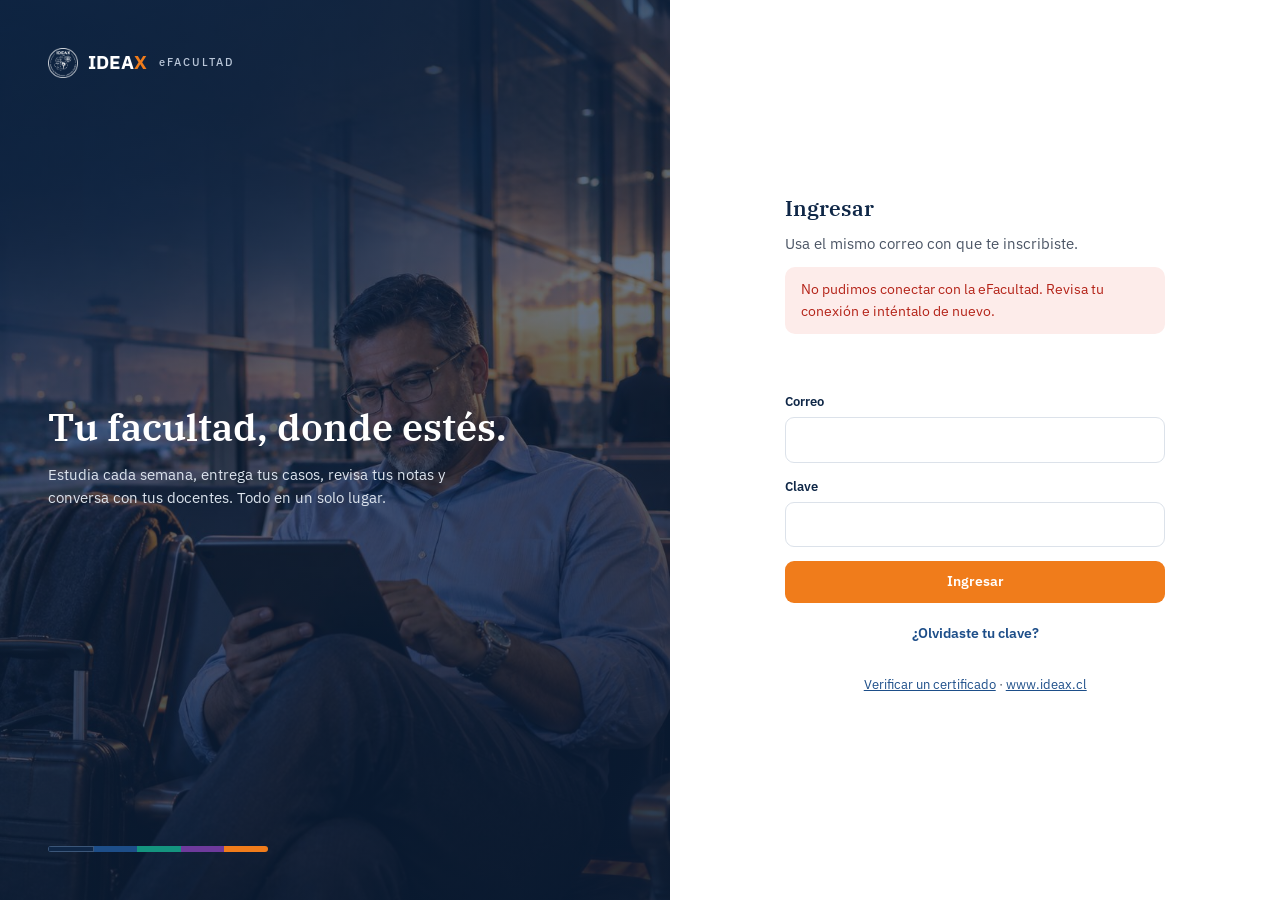
<file: efacultad/index.html>
<!DOCTYPE html>
<html lang="es">
<head>
<meta charset="utf-8">
<meta name="viewport" content="width=device-width, initial-scale=1, viewport-fit=cover">
<title>eFacultad · IDEAX</title>
<meta name="description" content="eFacultad de IDEAX: estudia, entrega, revisa tus notas y conversa con tus docentes.">
<meta name="robots" content="noindex">
<meta name="theme-color" content="#0F2747">
<link rel="icon" href="../img/favicon.png">
<link rel="preconnect" href="https://fonts.googleapis.com">
<link rel="preconnect" href="https://fonts.gstatic.com" crossorigin>
<link href="https://fonts.googleapis.com/css2?family=IBM+Plex+Sans:wght@400;500;600;700&family=IBM+Plex+Serif:wght@400;600;700&display=swap" rel="stylesheet">
<link rel="stylesheet" href="efacultad.css?v=1.14.0">
</head>
<body>
<div id="app"><div class="cargando">Cargando la eFacultad</div></div>
<script src="config.js"></script>
<script src="https://accounts.google.com/gsi/client" async defer></script>
<script src="efacultad.js?v=1.14.2"></script>
</body>
</html>
</file>
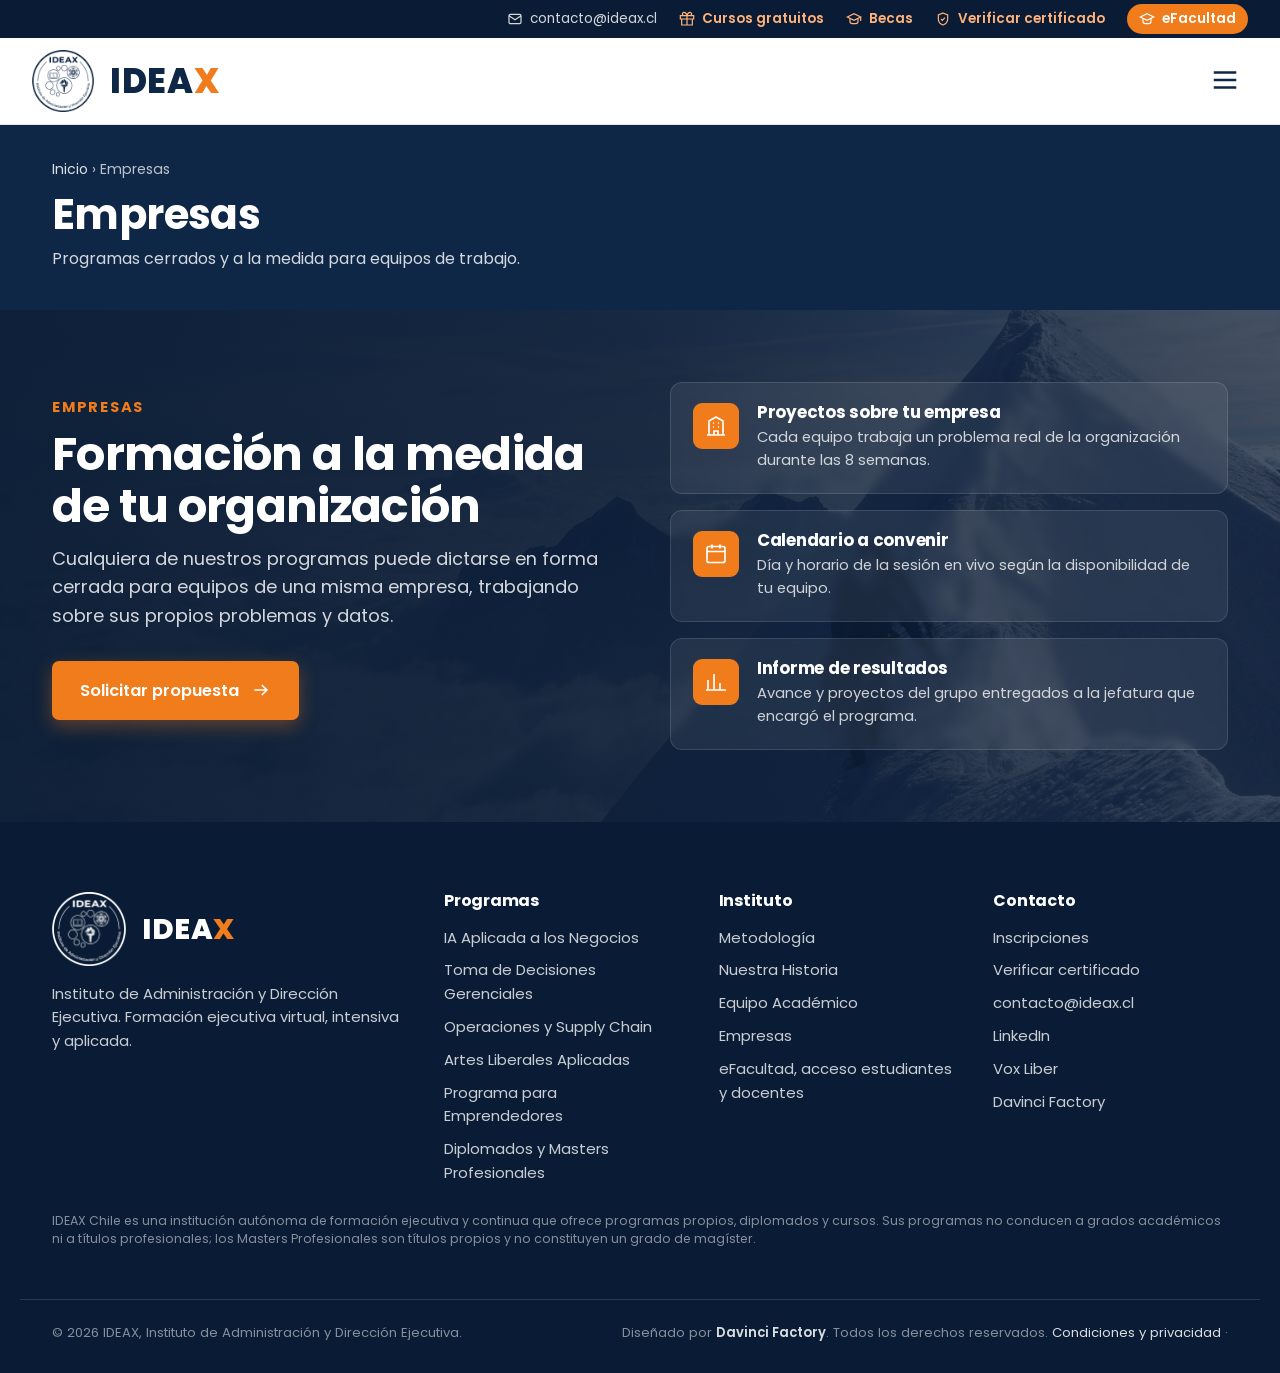
<file: empresas/index.html>
<!DOCTYPE html>
<html lang="es-CL">
<head>
<meta charset="utf-8">
<meta name="viewport" content="width=device-width, initial-scale=1">
<title>Empresas | IDEAX</title>
<meta name="description" content="Programas cerrados y formación a la medida de tu organización, 100% en línea.">
<link rel="canonical" href="https://www.ideax.cl/empresas/">
<meta property="og:type" content="website">
<meta property="og:site_name" content="IDEAX">
<meta property="og:locale" content="es_CL">
<meta property="og:url" content="https://www.ideax.cl/empresas/">
<meta property="og:title" content="Empresas | IDEAX">
<meta property="og:description" content="Programas cerrados y formación a la medida de tu organización, 100% en línea.">
<meta property="og:image" content="https://www.ideax.cl/img/og-ideax.jpg">
<meta property="og:image:width" content="1200">
<meta property="og:image:height" content="630">
<meta name="twitter:card" content="summary_large_image">
<meta name="twitter:image" content="https://www.ideax.cl/img/og-ideax.jpg">
<link rel="icon" href="../img/favicon.png">
<link rel="preconnect" href="https://fonts.googleapis.com">
<link rel="preconnect" href="https://fonts.gstatic.com" crossorigin>
<link href="https://fonts.googleapis.com/css2?family=Poppins:wght@400;500;600;700;800&family=Source+Serif+4:ital,wght@0,600;0,700;1,600&display=swap" rel="stylesheet">
<link rel="stylesheet" href="../assets/ideax.css">
</head>
<body class="pagina-interna">

<div class="barra-sup">
  <div class="contenedor">
    <a class="ocultar-movil" id="correo-barra" href="#"><svg viewBox="0 0 24 24" fill="none" stroke="currentColor" stroke-width="1.8"><rect x="3" y="5" width="18" height="14" rx="2"/><path d="M3 7l9 6 9-6"/></svg><span></span></a>
    <a class="destacar" href="../programas/?f=gratuitos"><svg viewBox="0 0 24 24" fill="none" stroke="currentColor" stroke-width="1.8"><path d="M20 12v9H4v-9M2 7h20v5H2zM12 21V7M12 7H7.5a2.5 2.5 0 1 1 0-5C11 2 12 7 12 7zM12 7h4.5a2.5 2.5 0 1 0 0-5C13 2 12 7 12 7z"/></svg>Cursos gratuitos</a>
    <a class="destacar" href="../programas/#becas"><svg viewBox="0 0 24 24" fill="none" stroke="currentColor" stroke-width="1.8"><path d="M2 9l10-5 10 5-10 5z"/><path d="M6 11v5c0 1.7 2.7 3 6 3s6-1.3 6-3v-5"/><path d="M22 9v6"/></svg>Becas</a>
    <a class="destacar ocultar-movil" href="../verificar/"><svg viewBox="0 0 24 24" fill="none" stroke="currentColor" stroke-width="1.8"><path d="M12 3l7 3v6c0 4.5-3 7.7-7 9-4-1.3-7-4.5-7-9V6z"/><path d="M9 12l2 2 4-4"/></svg>Verificar certificado</a>
    <a class="efac" href="../efacultad/"><svg viewBox="0 0 24 24" fill="none" stroke="currentColor" stroke-width="1.8"><path d="M2 9l10-5 10 5-10 5z"/><path d="M6 11v5c0 1.7 2.7 3 6 3s6-1.3 6-3v-5"/></svg>eFacultad</a>
  </div>
</div>

<header class="encabezado" id="encabezado">
  <div class="contenedor">
    <a class="marca" href="../" aria-label="IDEAX, ir al inicio">
      <img src="../img/logo-ideax-azul.png" alt="">
      <span class="marca-nombre">IDEA<span>X</span></span>
      <span class="marca-sub">Instituto de Administración y Dirección Ejecutiva</span>
    </a>
    <button class="hamburguesa" aria-label="Abrir menú" aria-expanded="false" aria-controls="menu">
      <svg width="30" height="30" viewBox="0 0 24 24" fill="none" stroke="currentColor" stroke-width="2"><path d="M3 6h18M3 12h18M3 18h18"/></svg>
    </button>
    <nav class="menu" id="menu" aria-label="Principal">
      <a class="enlace" href="../">Inicio</a>
      <a class="enlace" href="../programas/">Programas</a>
      <a class="enlace" href="../programas/?f=diplomados">Diplomados</a>
      <a class="enlace" href="../programas/?f=emprendedores">Emprendedores</a>
      <a class="enlace" href="../nosotros/">Nosotros</a>
      <a class="enlace activo" href="./" aria-current="page">Empresas</a>
      <a class="enlace" href="../verificar/">Verificar certificado</a>
      <a class="enlace" href="../preguntas/">Preguntas</a>
      <a class="btn btn-efac" href="../efacultad/">eFacultad</a>
      <a class="btn btn-naranja" href="../inscripcion/">Inscripciones
        <svg viewBox="0 0 24 24" fill="none" stroke="currentColor" stroke-width="2"><path d="M14 4h6v6M20 4l-9 9M18 14v5a1 1 0 0 1-1 1H5a1 1 0 0 1-1-1V7a1 1 0 0 1 1-1h5"/></svg>
      </a>
    </nav>
  </div>
</header>

<main id="inicio">

<section class="cabeza-pagina">
  <div class="contenedor">
    <p class="ruta"><a href="../">Inicio</a> › <span>Empresas</span></p>
    <h1>Empresas</h1>
    <p>Programas cerrados y a la medida para equipos de trabajo.</p>
  </div>
</section>

<section class="seccion empresas" id="empresas">
  <div class="contenedor">
    <div>
      <span class="ceja">Empresas</span>
      <h2 class="titulo">Formación a la medida de tu organización</h2>
      <p class="bajada">Cualquiera de nuestros programas puede dictarse en forma cerrada para equipos de una misma empresa, trabajando sobre sus propios problemas y datos.</p>
      <p style="margin-top:30px"><a class="btn btn-naranja" href="../inscripcion/" data-preseleccion="empresa">Solicitar propuesta
        <svg viewBox="0 0 24 24" fill="none" stroke="currentColor" stroke-width="2"><path d="M4 12h15M13 6l6 6-6 6"/></svg></a></p>
    </div>
    <div class="beneficios">
      <div class="beneficio revela">
        <span class="icono"><svg viewBox="0 0 24 24" fill="none" stroke="currentColor" stroke-width="1.7"><path d="M3 21h18M5 21V7l7-4 7 4v14M9 9h1M14 9h1M9 13h1M14 13h1M10 21v-4h4v4"/></svg></span>
        <div><h4>Proyectos sobre tu empresa</h4><p>Cada equipo trabaja un problema real de la organización durante las 8 semanas.</p></div>
      </div>
      <div class="beneficio revela">
        <span class="icono"><svg viewBox="0 0 24 24" fill="none" stroke="currentColor" stroke-width="1.7"><rect x="3" y="4.5" width="18" height="16" rx="2"/><path d="M3 9.5h18M8 2.5v4M16 2.5v4"/></svg></span>
        <div><h4>Calendario a convenir</h4><p>Día y horario de la sesión en vivo según la disponibilidad de tu equipo.</p></div>
      </div>
      <div class="beneficio revela">
        <span class="icono"><svg viewBox="0 0 24 24" fill="none" stroke="currentColor" stroke-width="1.7"><path d="M4 20V10M10 20V4M16 20v-7M22 20H2"/></svg></span>
        <div><h4>Informe de resultados</h4><p>Avance y proyectos del grupo entregados a la jefatura que encargó el programa.</p></div>
      </div>
    </div>
  </div>
</section>

</main>

<footer class="pie">
  <div class="contenedor">
    <div>
      <div class="pie-marca"><img src="../img/logo-ideax-blanco.png" alt=""><strong>IDEA<span>X</span></strong></div>
      <p>Instituto de Administración y Dirección Ejecutiva. Formación ejecutiva virtual, intensiva y aplicada.</p>
    </div>
    <div>
      <h4>Programas</h4>
      <ul>
        <li><a href="../programas/?f=ejecutivos" data-abrir="ia">IA Aplicada a los Negocios</a></li>
        <li><a href="../programas/?f=ejecutivos" data-abrir="td">Toma de Decisiones Gerenciales</a></li>
        <li><a href="../programas/?f=ejecutivos" data-abrir="op">Operaciones y Supply Chain</a></li>
        <li><a href="../programas/?f=ejecutivos" data-abrir="al">Artes Liberales Aplicadas</a></li>
        <li><a href="../programas/?f=emprendedores">Programa para Emprendedores</a></li>
        <li><a href="../programas/?f=diplomados">Diplomados y Masters Profesionales</a></li>
      </ul>
    </div>
    <div>
      <h4>Instituto</h4>
      <ul>
        <li><a href="../nosotros/#metodologia">Metodología</a></li>
        <li><a href="../nosotros/#historia">Nuestra Historia</a></li>
        <li><a href="../nosotros/#equipo">Equipo Académico</a></li>
        <li><a href="./">Empresas</a></li>
        <li><a href="../efacultad/">eFacultad, acceso estudiantes y docentes</a></li>
      </ul>
    </div>
    <div>
      <h4>Contacto</h4>
      <ul>
        <li><a href="../inscripcion/">Inscripciones</a></li>
        <li><a href="../verificar/">Verificar certificado</a></li>
        <li><a id="correo-pie" href="#"></a></li>
        <li><a href="https://www.linkedin.com/in/luis-leyton-johns" target="_blank" rel="noopener">LinkedIn</a></li>
        <li><a href="https://www.voxliber.cl/" target="_blank" rel="noopener">Vox Liber</a></li>
        <li><a href="https://davincifactory.cl" target="_blank" rel="noopener">Davinci Factory</a></li>
      </ul>
    </div>
  </div>
  <p class="nota-legal">IDEAX Chile es una institución autónoma de formación ejecutiva y continua que ofrece programas propios, diplomados y cursos. Sus programas no conducen a grados académicos ni a títulos profesionales; los Masters Profesionales son títulos propios y no constituyen un grado de magíster.</p>
  <div class="legal"><span>© <span id="anio"></span> IDEAX, Instituto de Administración y Dirección Ejecutiva.</span><span>Diseñado por <a href="https://davincifactory.cl" target="_blank" rel="noopener" style="color:rgba(255,255,255,.85);font-weight:600">Davinci Factory</a>. Todos los derechos reservados. <a href="#" data-abrir-condiciones style="color:rgba(255,255,255,.85)">Condiciones y privacidad</a> · <a class="bro-pdf" data-bro="catalogo" target="_blank" rel="noopener" hidden style="color:rgba(255,255,255,.85)">Catálogo de programas (PDF)</a></span></div>
</footer>

<dialog id="condiciones" aria-labelledby="cond-titulo">
  <div class="ficha-cabeza" style="--c:var(--noche)">
    <button class="cerrar" aria-label="Cerrar" data-cerrar-cond><svg viewBox="0 0 24 24" fill="none" stroke="currentColor" stroke-width="2.4"><path d="M6 6l12 12M18 6L6 18"/></svg></button>
    <span class="etiqueta">IDEAX</span>
    <h3 id="cond-titulo">Condiciones de matrícula y política de privacidad</h3>
  </div>
  <div class="ficha-cuerpo texto-legal">
    <h4>Condiciones de matrícula</h4>
    <p><b>Naturaleza de los programas.</b> IDEAX, Instituto de Administración y Dirección Ejecutiva, es una institución autónoma de formación ejecutiva y continua. Sus diplomados, cursos y Masters Profesionales son títulos propios: no conducen a grados académicos ni a títulos profesionales.</p>
    <p><b>Inicio.</b> Los diplomados y Masters Profesionales comienzan el primer lunes que esté al menos 7 días después del pago. Los cursos ejecutivos y los cursos gratuitos comienzan en la fecha de su convocatoria, con cupos limitados: las inscripciones de los cursos ejecutivos cierran 3 días antes del inicio, y las de los cursos gratuitos, el día anterior.</p>
    <p><b>Pagos.</b> El pago se realiza en línea con Mercado Pago. La matrícula queda confirmada cuando el pago es aprobado, o cuando se resuelve una beca total.</p>
    <p><b>Retracto y devoluciones.</b> Puedes retractarte de tu inscripción dentro de los 10 días siguientes a su contratación y antes de que comience tu programa; en ese caso te devolvemos el total pagado, sin descuentos, en un plazo máximo de 45 días. Una vez iniciado el programa no hay devolución en dinero: lo que no hayas cursado queda como saldo a favor por 24 meses, para cualquier programa de IDEAX. Si por fuerza mayor debes dejar un programa ya iniciado y solicitas la devolución en dinero de lo no cursado, se descontarán los costos de transacción que Mercado Pago no reintegre a IDEAX.</p>
    <p><b>Becas y códigos.</b> Las becas parciales se resuelven caso a caso y no son acumulables con códigos de descuento. Los códigos personales son intransferibles y solo pueden usarse con el documento de su titular.</p>
    <p><b>Plazos.</b> Cada programa tiene un plazo para completarse, indicado en el manual del estudiante. Por fuerza mayor puedes solicitar un congelamiento o una prórroga; si decides no continuar, puedes solicitar un retiro según las condiciones del manual del estudiante.</p>
    <p><b>Cursos gratuitos.</b> Se abren por convocatoria y con cupos limitados. Puedes tener un curso gratuito activo a la vez. El certificado de participación se entrega una vez calificado y aprobado el curso.</p>
    <p><b>Certificados y copias.</b> El certificado y el portafolio de entregas se envían al correo registrado y pueden descargarse una vez desde la Facultad Virtual. Las copias posteriores solo se entregan a la persona titular, previa comprobación de su documento, y tienen costo: copia digital de un programa de IDEAX, desde $20.000 según el tipo de programa, con certificado y portafolio; copia digital de un certificado de IADE Business School, $25.000; apostilla del certificado, $80.000, con documento físico y envío incluidos; apostilla del portafolio, $80.000 adicionales.</p>
    <p><b>Integridad académica.</b> Los trabajos deben ser de tu autoría. El uso de inteligencia artificial está permitido en los términos que indique cada programa, y debe declararse.</p>
    <p><b>Materiales.</b> Los materiales de estudio son de uso personal y no pueden reproducirse ni distribuirse.</p>

    <h4>Política de privacidad</h4>
    <p><b>Responsable.</b> IDEAX Chile es responsable del tratamiento de tus datos personales. Puedes contactarnos en <a href="mailto:contacto@ideax.cl">contacto@ideax.cl</a>.</p>
    <p><b>Qué datos recogemos.</b> Los que entregas al inscribirte: identificación, contacto, nacionalidad y residencia, fecha de nacimiento, formación y trabajo. Si postulas a una beca, los motivos y documentos que adjuntes. Si te sumas a la bolsa de empleo, tu CV.</p>
    <p><b>Para qué los usamos.</b> Para gestionar tu inscripción, tus pagos, tu programa, tus certificados y su verificación, y para comunicarnos contigo sobre tus estudios. Con tu consentimiento expreso, además, para enviarte las revistas Vox Liber y Cuadernos CMIA y para incluirte en la bolsa de empleo.</p>
    <p><b>Con quién los compartimos.</b> No vendemos ni cedemos tus datos. Los tratan por cuenta nuestra los proveedores necesarios para operar: Google, donde se alojan nuestras planillas y correos, y Mercado Pago, que procesa los pagos. Tu CV solo se comparte con empresas que publiquen ofertas si autorizaste la bolsa de empleo.</p>
    <p><b>Datos de becas.</b> La información económica o personal que entregues para una beca o un congelamiento se usa solo para evaluar tu solicitud, se guarda con acceso restringido y se elimina a los 6 meses de resuelta.</p>
    <p><b>Cuánto tiempo los guardamos.</b> Los datos de matrícula y certificados se conservan mientras sean necesarios para acreditar tus estudios. Los de suscripciones y bolsa de empleo, hasta que retires tu consentimiento.</p>
    <p><b>Tus derechos.</b> Puedes solicitar acceso, rectificación, supresión, oposición y portabilidad de tus datos, y retirar en cualquier momento los consentimientos que diste, escribiendo a <a href="mailto:contacto@ideax.cl">contacto@ideax.cl</a>. Cada envío de las revistas incluye además un enlace para darte de baja.</p>
    <div class="ficha-acciones"><button class="btn btn-noche" data-cerrar-cond>Cerrar</button></div>
  </div>
</dialog>

<script src="../assets/ideax.js"></script>
</body>
</html>
</file>
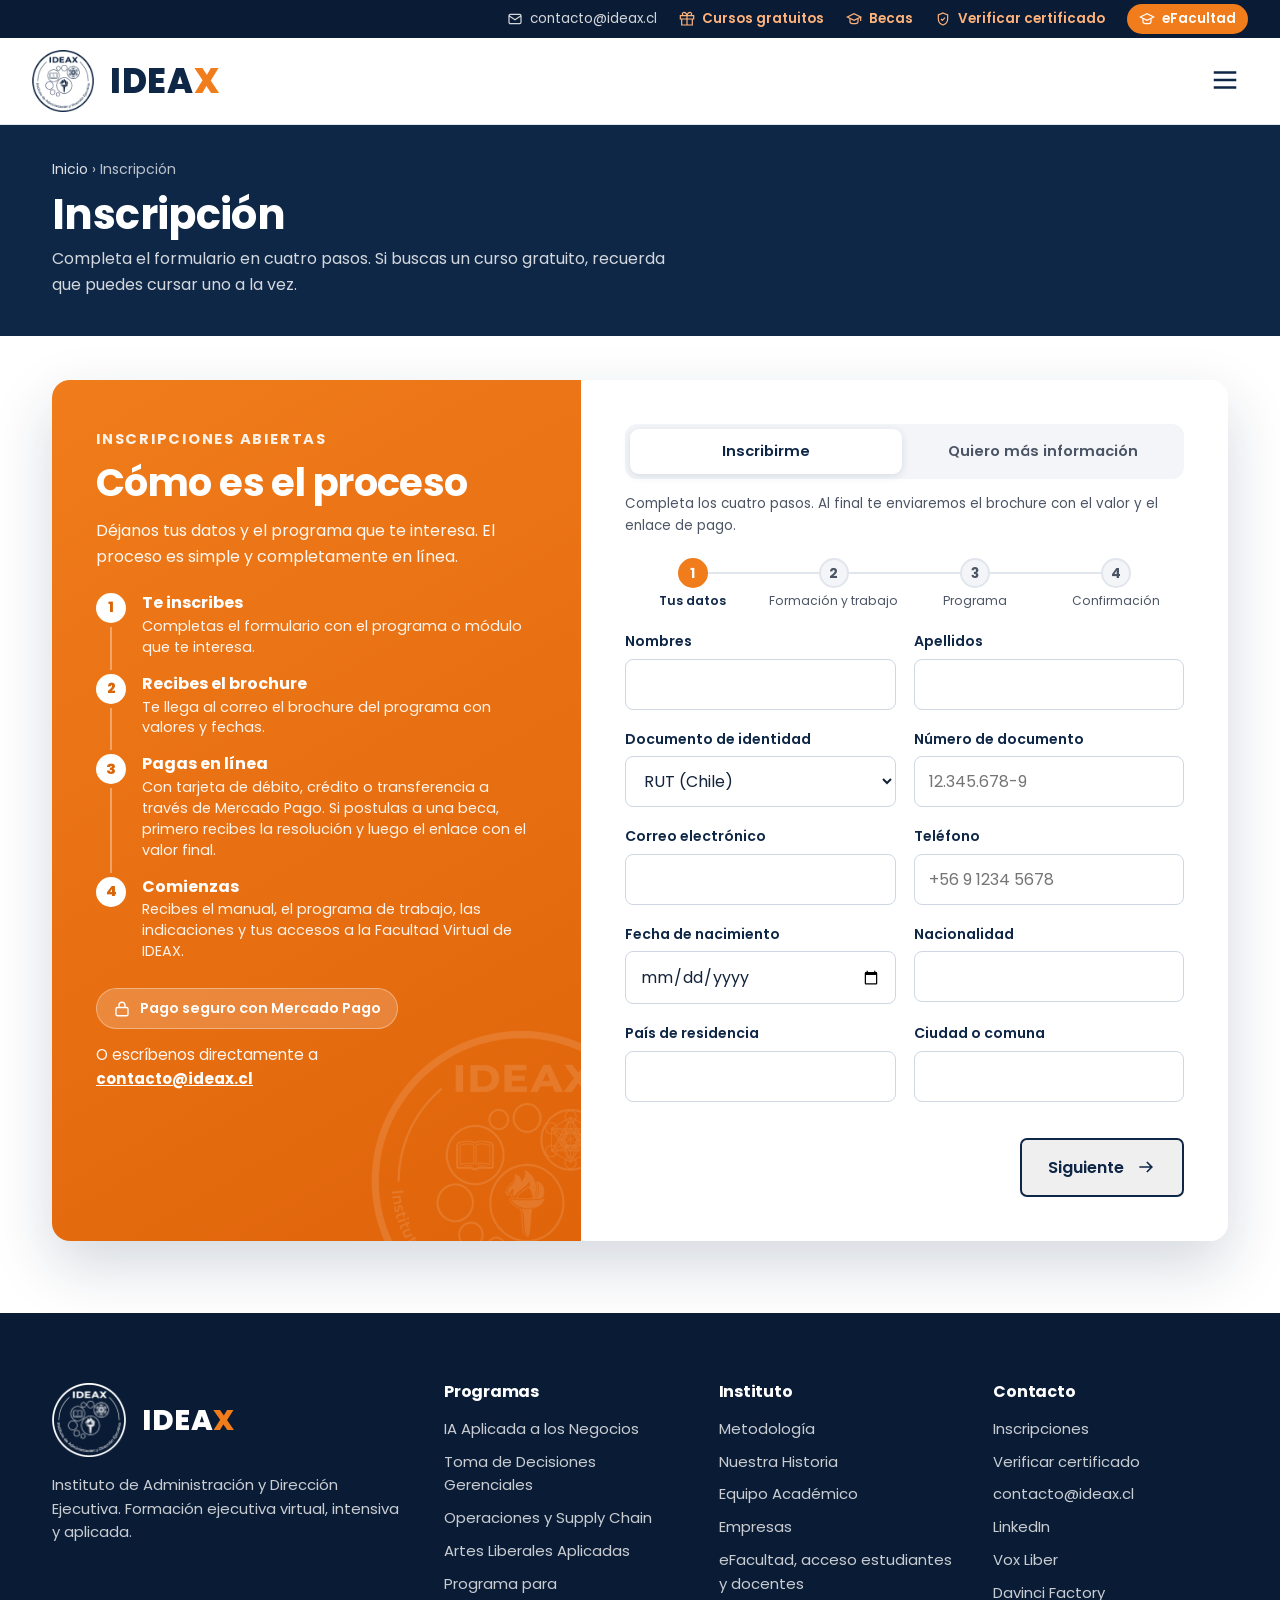
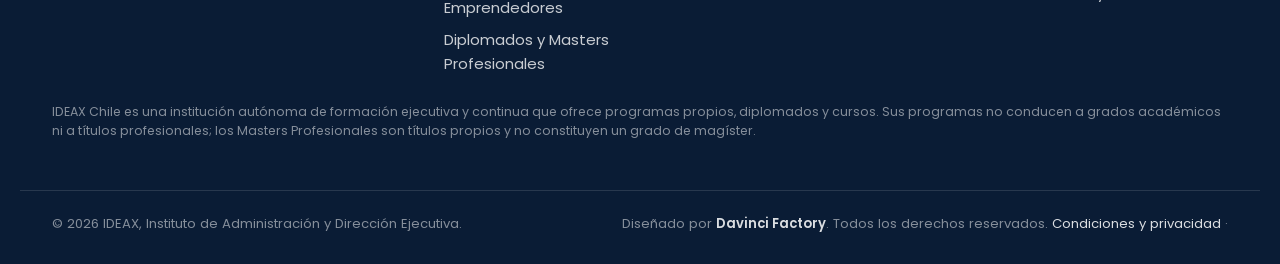
<file: inscripcion/index.html>
<!DOCTYPE html>
<html lang="es-CL">
<head>
<meta charset="utf-8">
<meta name="viewport" content="width=device-width, initial-scale=1">
<title>Inscripción | IDEAX</title>
<meta name="description" content="Inscríbete en los diplomados, Masters Profesionales, cursos ejecutivos y cursos gratuitos de IDEAX. Proceso 100% en línea.">
<link rel="canonical" href="https://www.ideax.cl/inscripcion/">
<meta property="og:type" content="website">
<meta property="og:site_name" content="IDEAX">
<meta property="og:locale" content="es_CL">
<meta property="og:url" content="https://www.ideax.cl/inscripcion/">
<meta property="og:title" content="Inscripción | IDEAX">
<meta property="og:description" content="Inscríbete en los diplomados, Masters Profesionales, cursos ejecutivos y cursos gratuitos de IDEAX. Proceso 100% en línea.">
<meta property="og:image" content="https://www.ideax.cl/img/og-ideax.jpg">
<meta property="og:image:width" content="1200">
<meta property="og:image:height" content="630">
<meta name="twitter:card" content="summary_large_image">
<meta name="twitter:image" content="https://www.ideax.cl/img/og-ideax.jpg">
<link rel="icon" href="../img/favicon.png">
<link rel="preconnect" href="https://fonts.googleapis.com">
<link rel="preconnect" href="https://fonts.gstatic.com" crossorigin>
<link href="https://fonts.googleapis.com/css2?family=Poppins:wght@400;500;600;700;800&family=Source+Serif+4:ital,wght@0,600;0,700;1,600&display=swap" rel="stylesheet">
<link rel="stylesheet" href="../assets/ideax.css">
</head>
<body class="pagina-interna">

<div class="barra-sup">
  <div class="contenedor">
    <a class="ocultar-movil" id="correo-barra" href="#"><svg viewBox="0 0 24 24" fill="none" stroke="currentColor" stroke-width="1.8"><rect x="3" y="5" width="18" height="14" rx="2"/><path d="M3 7l9 6 9-6"/></svg><span></span></a>
    <a class="destacar" href="../programas/?f=gratuitos"><svg viewBox="0 0 24 24" fill="none" stroke="currentColor" stroke-width="1.8"><path d="M20 12v9H4v-9M2 7h20v5H2zM12 21V7M12 7H7.5a2.5 2.5 0 1 1 0-5C11 2 12 7 12 7zM12 7h4.5a2.5 2.5 0 1 0 0-5C13 2 12 7 12 7z"/></svg>Cursos gratuitos</a>
    <a class="destacar" href="../programas/#becas"><svg viewBox="0 0 24 24" fill="none" stroke="currentColor" stroke-width="1.8"><path d="M2 9l10-5 10 5-10 5z"/><path d="M6 11v5c0 1.7 2.7 3 6 3s6-1.3 6-3v-5"/><path d="M22 9v6"/></svg>Becas</a>
    <a class="destacar ocultar-movil" href="../verificar/"><svg viewBox="0 0 24 24" fill="none" stroke="currentColor" stroke-width="1.8"><path d="M12 3l7 3v6c0 4.5-3 7.7-7 9-4-1.3-7-4.5-7-9V6z"/><path d="M9 12l2 2 4-4"/></svg>Verificar certificado</a>
    <a class="efac" href="../efacultad/"><svg viewBox="0 0 24 24" fill="none" stroke="currentColor" stroke-width="1.8"><path d="M2 9l10-5 10 5-10 5z"/><path d="M6 11v5c0 1.7 2.7 3 6 3s6-1.3 6-3v-5"/></svg>eFacultad</a>
  </div>
</div>

<header class="encabezado" id="encabezado">
  <div class="contenedor">
    <a class="marca" href="../" aria-label="IDEAX, ir al inicio">
      <img src="../img/logo-ideax-azul.png" alt="">
      <span class="marca-nombre">IDEA<span>X</span></span>
      <span class="marca-sub">Instituto de Administración y Dirección Ejecutiva</span>
    </a>
    <button class="hamburguesa" aria-label="Abrir menú" aria-expanded="false" aria-controls="menu">
      <svg width="30" height="30" viewBox="0 0 24 24" fill="none" stroke="currentColor" stroke-width="2"><path d="M3 6h18M3 12h18M3 18h18"/></svg>
    </button>
    <nav class="menu" id="menu" aria-label="Principal">
      <a class="enlace" href="../">Inicio</a>
      <a class="enlace" href="../programas/">Programas</a>
      <a class="enlace" href="../programas/?f=diplomados">Diplomados</a>
      <a class="enlace" href="../programas/?f=emprendedores">Emprendedores</a>
      <a class="enlace" href="../nosotros/">Nosotros</a>
      <a class="enlace" href="../empresas/">Empresas</a>
      <a class="enlace" href="../verificar/">Verificar certificado</a>
      <a class="enlace" href="../preguntas/">Preguntas</a>
      <a class="btn btn-efac" href="../efacultad/">eFacultad</a>
      <a class="btn btn-naranja" href="./" aria-current="page">Inscripciones
        <svg viewBox="0 0 24 24" fill="none" stroke="currentColor" stroke-width="2"><path d="M14 4h6v6M20 4l-9 9M18 14v5a1 1 0 0 1-1 1H5a1 1 0 0 1-1-1V7a1 1 0 0 1 1-1h5"/></svg>
      </a>
    </nav>
  </div>
</header>

<main id="inicio">

<section class="cabeza-pagina">
  <div class="contenedor">
    <p class="ruta"><a href="../">Inicio</a> › <span>Inscripción</span></p>
    <h1>Inscripción</h1>
    <p>Completa el formulario en cuatro pasos. Si buscas un curso gratuito, recuerda que puedes cursar uno a la vez.</p>
  </div>
</section>

<section class="seccion" id="inscripcion">
  <div class="contenedor">
    <div class="inscripcion-caja revela">
      <div class="inscripcion-lado">
        <span class="ceja">Inscripciones abiertas</span>
        <h2>Cómo es el proceso</h2>
        <p>Déjanos tus datos y el programa que te interesa. El proceso es simple y completamente en línea.</p>
        <ol class="pasos-insc">
          <li><b>Te inscribes</b><span>Completas el formulario con el programa o módulo que te interesa.</span></li>
          <li><b>Recibes el brochure</b><span>Te llega al correo el brochure del programa con valores y fechas.</span></li>
          <li><b>Pagas en línea</b><span>Con tarjeta de débito, crédito o transferencia a través de Mercado Pago. Si postulas a una beca, primero recibes la resolución y luego el enlace con el valor final.</span></li>
          <li><b>Comienzas</b><span>Recibes el manual, el programa de trabajo, las indicaciones y tus accesos a la Facultad Virtual de IDEAX.</span></li>
        </ol>
        <div class="pago-seguro"><svg viewBox="0 0 24 24" fill="none" stroke="currentColor" stroke-width="1.8"><rect x="4" y="10" width="16" height="11" rx="2"/><path d="M8 10V7a4 4 0 0 1 8 0v3"/></svg>Pago seguro con Mercado Pago</div>
        <p class="contacto-directo">O escríbenos directamente a <a id="correo-visible" href="#"></a></p>
      </div>
      <form id="formulario" novalidate>
        <div class="campo ancho modo-form" role="radiogroup" aria-label="Qué quieres hacer">
          <button type="button" class="activo" data-modo="inscribir" role="radio" aria-checked="true">Inscribirme</button>
          <button type="button" data-modo="info" role="radio" aria-checked="false">Quiero más información</button>
        </div>
        <div class="programa-elegido" id="programa-elegido" hidden>Te estás inscribiendo en <b></b><small>Puedes cambiarlo en el paso 3. <a href="#" id="cambiar-programa">Cambiar programa</a></small></div>
        <p class="modo-ayuda" id="modo-ayuda">Te enviaremos el brochure con el valor y el enlace de pago.</p>
        <ol class="barra-pasos solo-inscribir" id="barra-pasos" aria-label="Pasos de la inscripción">
          <li class="activo"><span>1</span>Tus datos</li><li><span>2</span>Formación y trabajo</li><li><span>3</span>Programa</li><li><span>4</span>Confirmación</li>
        </ol>

        <div class="paso activo" data-paso="1">
          <div class="campo ancho solo-info"><label for="f-nombre">Nombre y apellido</label><input id="f-nombre" name="nombre" autocomplete="name"></div>
          <div class="campo solo-inscribir"><label for="f-nombres">Nombres</label><input id="f-nombres" name="nombres" autocomplete="given-name" data-req></div>
          <div class="campo solo-inscribir"><label for="f-apellidos">Apellidos</label><input id="f-apellidos" name="apellidos" autocomplete="family-name" data-req></div>
          <div class="campo solo-inscribir"><label for="f-tipodoc">Documento de identidad</label>
            <select id="f-tipodoc" name="tipoDoc"><option value="RUT">RUT (Chile)</option><option value="Pasaporte">Pasaporte</option><option value="DNI">DNI u otro documento nacional</option></select></div>
          <div class="campo solo-inscribir"><label for="f-documento">Número de documento</label><input id="f-documento" name="documento" autocomplete="off" placeholder="12.345.678-9" data-req></div>
          <div class="campo"><label for="f-correo">Correo electrónico</label><input id="f-correo" name="correo" type="email" autocomplete="email" required data-req></div>
          <div class="campo"><label for="f-fono">Teléfono</label><input id="f-fono" name="fono" type="tel" autocomplete="tel" placeholder="+56 9 1234 5678"></div>
          <div class="campo solo-inscribir"><label for="f-fechanac">Fecha de nacimiento</label><input id="f-fechanac" name="fechaNac" type="date" data-req></div>
          <div class="campo solo-inscribir"><label for="f-nacionalidad">Nacionalidad</label><input id="f-nacionalidad" name="nacionalidad" list="l-paises" data-req></div>
          <div class="campo"><label for="f-pais">País de residencia</label><input id="f-pais" name="pais" list="l-paises" autocomplete="country-name" data-req></div>
          <div class="campo solo-inscribir"><label for="f-ciudad">Ciudad o comuna</label><input id="f-ciudad" name="ciudad" autocomplete="address-level2" data-req></div>
          <datalist id="l-paises"><option value="Chile"><option value="Argentina"><option value="Bolivia"><option value="Brasil"><option value="Colombia"><option value="Costa Rica"><option value="Cuba"><option value="Ecuador"><option value="El Salvador"><option value="España"><option value="Guatemala"><option value="Haití"><option value="Honduras"><option value="México"><option value="Nicaragua"><option value="Panamá"><option value="Paraguay"><option value="Perú"><option value="República Dominicana"><option value="Uruguay"><option value="Venezuela"><option value="Estados Unidos"></datalist>
        </div>

        <div class="paso" data-paso="2">
          <div class="campo solo-inscribir"><label for="f-niveleduc">Nivel educacional</label>
            <select id="f-niveleduc" name="nivelEduc" data-req><option value="">Selecciona</option><option>Enseñanza media completa</option><option>Técnico de nivel superior</option><option>Profesional universitario</option><option>Magíster o máster</option><option>Doctorado</option><option>Estudiante de educación superior</option></select></div>
          <div class="campo solo-inscribir"><label for="f-titulo">Título o profesión</label><input id="f-titulo" name="titulo" placeholder="Ej.: Ingeniero comercial"></div>
          <div class="campo ancho solo-inscribir"><label for="f-institucion">Institución donde estudiaste</label><input id="f-institucion" name="institucion"></div>
          <div class="campo solo-inscribir"><label for="f-empresa">Empresa u organización</label><input id="f-empresa" name="empresa" autocomplete="organization" placeholder="Si trabajas de forma independiente, indícalo"></div>
          <div class="campo solo-inscribir"><label for="f-cargo">Cargo</label><input id="f-cargo" name="cargo" autocomplete="organization-title"></div>
          <div class="campo solo-inscribir"><label for="f-sector">Sector</label>
            <select id="f-sector" name="sector"><option value="">Selecciona</option><option>Comercio y retail</option><option>Industria y manufactura</option><option>Minería y energía</option><option>Construcción e inmobiliario</option><option>Transporte y logística</option><option>Banca, seguros y finanzas</option><option>Tecnología y telecomunicaciones</option><option>Salud</option><option>Educación</option><option>Sector público</option><option>Servicios profesionales</option><option>Agricultura, pesca y alimentos</option><option>Turismo y gastronomía</option><option>Organizaciones sin fines de lucro</option><option>Emprendimiento propio</option><option>Otro</option></select></div>
          <div class="campo solo-inscribir"><label for="f-experiencia">Años de experiencia laboral</label>
            <select id="f-experiencia" name="experiencia"><option value="">Selecciona</option><option>Sin experiencia</option><option>Menos de 3</option><option>3 a 5</option><option>6 a 10</option><option>11 a 20</option><option>Más de 20</option></select></div>
          <div class="campo ancho solo-inscribir"><label for="f-conocio">¿Cómo nos conociste?</label>
            <select id="f-conocio" name="comoConocio"><option value="">Selecciona</option><option>Recomendación de un conocido</option><option>LinkedIn</option><option>Instagram o Facebook</option><option>Buscador de internet</option><option>Vox Liber</option><option>Mi empresa u organización</option><option>Fui estudiante de IADE Business School</option><option>Otro</option></select></div>
        </div>

        <div class="paso" data-paso="3">
          <div class="campo ancho">
            <label for="f-programa">Programa de interés</label>
          <select id="f-programa" name="programa" required>
            <option value="">Selecciona un programa</option>
          <optgroup label="Diplomados">
            <option value="met">Diplomado en Metodología de la Investigación y Escritura Académica</option>
            <option value="m1-d1">Diplomado en Dirección Estratégica y Personas</option>
            <option value="m1-d2">Diplomado en Marketing y Finanzas para la Dirección</option>
            <option value="m1-d3">Diplomado en Operaciones, Proyectos e Innovación</option>
            <option value="m2-d1">Diplomado en Dirección del Talento y Cultura Organizacional</option>
            <option value="m2-d2">Diplomado en Gestión Operativa de Personas</option>
            <option value="m2-d3">Diplomado en Relaciones Laborales y Cambio Organizacional</option>
            <option value="m3-d1">Diplomado en Gerencia de Marketing y Marca</option>
            <option value="m3-d2">Diplomado en Investigación de Mercados y Analítica del Consumidor</option>
            <option value="m3-d3">Diplomado en Gestión Comercial, Innovación y Canales Digitales</option>
            <option value="m4-d1">Diplomado en Contabilidad e IFRS</option>
            <option value="m4-d2">Diplomado en Auditoría y Control Interno</option>
            <option value="m4-d3">Diplomado en Control de Gestión</option>
            <option value="m5-d1">Diplomado en Fundamentos de Finanzas</option>
            <option value="m5-d2">Diplomado en Finanzas Corporativas</option>
            <option value="m5-d3">Diplomado en Inversiones y Mercados Financieros</option>
            <option value="m6-d1">Diplomado en Inventario y Almacenamiento</option>
            <option value="m6-d2">Diplomado en Transporte y Distribución</option>
            <option value="m6-d3">Diplomado en Dirección Logística y Control</option>
            <option value="m7-d1">Diplomado en Prevención de Riesgos, Higiene y Seguridad</option>
            <option value="m7-d2">Diplomado en Gestión de la Calidad y Responsabilidad Social</option>
            <option value="m7-d3">Diplomado en Gestión Ambiental y Sistemas Integrados</option>
            <option value="m8-d1">Diplomado en Formulación de Proyectos</option>
            <option value="m8-d2">Diplomado en Evaluación de Proyectos</option>
            <option value="m8-d3">Diplomado en Dirección y Control de Proyectos</option>
            <option value="m9-d1">Diplomado en Economía para la Dirección</option>
            <option value="m9-d2">Diplomado en Mercados, Competencia y Regulación</option>
            <option value="m9-d3">Diplomado en Análisis Económico de Datos y Economía del Comportamiento</option>
            <option value="m10-d1">Diplomado en Estado, Políticas Públicas y Gestión de Personas</option>
            <option value="m10-d2">Diplomado en Finanzas Públicas, Compras y Control</option>
            <option value="m10-d3">Diplomado en Gestión Municipal y Desarrollo Territorial</option>
          </optgroup>
          <optgroup label="Cursos gratuitos de 4 semanas">
            <option value="g1">Curso gratuito: Marketing con IA, de la idea a la campaña en 4 semanas</option>
            <option value="g2">Curso gratuito: Análisis e interpretación de estados financieros</option>
            <option value="g3">Curso gratuito: IA en la gestión de personas, selección, capacitación y clima</option>
            <option value="g4">Curso gratuito: Inventarios inteligentes, cuánto tener y cuándo comprar</option>
            <option value="g5">Curso gratuito: Economía del comportamiento, por qué decidimos como decidimos</option>
            <option value="g6">Curso gratuito: Gestión pública con datos abiertos e IA</option>
          </optgroup>
          <optgroup label="Cursos ejecutivos y emprendedores">
            <option value="ia">IA Aplicada a los Negocios</option>
            <option value="td">Toma de Decisiones Gerenciales</option>
            <option value="op">Dirección Estratégica de Operaciones y Supply Chain</option>
            <option value="al">Artes Liberales Aplicadas a la Administración y la Economía</option>
            <option value="emp-total">Emprendedores: programa completo</option>
            <option value="emp-m1">Emprendedores: Módulo 1, Emprendimiento e IA</option>
            <option value="emp-m2">Emprendedores: Módulo 2, Marketing digital y Canva</option>
            <option value="emp-m3">Emprendedores: Módulo 3, Ventas y clientes</option>
            <option value="emp-m4">Emprendedores: Módulo 4, Administración y finanzas</option>
            <option value="emp-m5">Emprendedores: Módulo 5, Formalización y proyectos</option>
            <option value="emp-m6">Emprendedores: Módulo 6, Comercio electrónico</option>
          </optgroup>
          <optgroup label="Masters Profesionales">
            <option value="m1">Master Profesional en Administración y Dirección de Empresas (MBA)</option>
            <option value="m2">Master Profesional en Gestión Estratégica de Capital Humano</option>
            <option value="m3">Master Profesional en Marketing y Gestión Comercial</option>
            <option value="m4">Master Profesional en Auditoría, Contabilidad y Control de Gestión</option>
            <option value="m5">Master Profesional en Finanzas Aplicadas</option>
            <option value="m6">Master Profesional en Gestión Logística Estratégica</option>
            <option value="m7">Master Profesional en Gestión Integrada, Prevención, Higiene, Seguridad y Medio Ambiente</option>
            <option value="m8">Master Profesional en Formulación, Evaluación y Dirección de Proyectos</option>
            <option value="m9">Master Profesional en Economía Aplicada</option>
            <option value="m10">Master Profesional en Gestión Pública</option>
          </optgroup>
          <optgroup label="Otros">
            <option value="empresa">Programa cerrado para mi empresa u organización</option>
          </optgroup>
          </select>
          </div>
          <div class="conv-box solo-inscribir" id="conv-box" aria-live="polite"></div>
          <div class="campo ancho solo-inscribir campo-beca">
            <label class="beca-check" for="f-beca"><input type="checkbox" id="f-beca" name="beca"><span><b>Quiero postular a una beca parcial</b><small>De 20%, 30% o 50%. No se te cobra nada hasta que resolvamos tu solicitud.</small></span></label>
          </div>
          <div class="beca-campos solo-inscribir" id="beca-campos">
            <div class="campo"><label for="f-tramo">Tramo de beca que solicitas</label>
              <select id="f-tramo" name="tramo"><option value="20">20%</option><option value="30" selected>30%</option><option value="50">50%</option></select></div>
            <div class="campo"><label for="f-docs">Documentos de respaldo (opcional)</label>
              <input id="f-docs" name="docs" type="file" accept="application/pdf,image/jpeg,image/png" multiple>
              <p class="beca-ayuda" id="docs-ayuda">Hasta 3 archivos PDF, JPG o PNG, de 5 MB cada uno.</p></div>
            <div class="campo ancho"><label for="f-motivos">Cuéntanos tus motivos</label>
              <textarea id="f-motivos" name="motivos" placeholder="Tu situación laboral y económica, por qué quieres cursar este programa y cómo lo aplicarás en tu trabajo"></textarea>
              <p class="beca-ayuda" id="motivos-ayuda">Te recomendamos unas 150 palabras; el mínimo es 80. Esta información es confidencial y solo se usa para evaluar tu solicitud.</p></div>
          </div>
          <div class="campo ancho solo-inscribir campo-codigo"><label for="f-codigo">Código de descuento o de beca (opcional)</label>
            <div class="codigo-fila"><input id="f-codigo" name="codigo" autocomplete="off" maxlength="30"><button type="button" id="b-codigo">Aplicar</button></div>
            <p class="codigo-res" id="codigo-res" aria-live="polite"></p></div>
          <div class="campo ancho"><label for="f-mensaje">Comentarios</label><textarea id="f-mensaje" name="mensaje" placeholder="Lo que quieras contarnos"></textarea></div>
        </div>

        <div class="paso" data-paso="4">
          <div class="campo ancho solo-inscribir resumen-insc" id="resumen-insc"></div>
          <label class="acepta solo-inscribir"><input type="checkbox" id="f-acepta" name="acepta"><span>Acepto las <a href="#" data-abrir-condiciones>condiciones de matrícula y la política de privacidad</a> de IDEAX. <em>Obligatorio.</em></span></label>
          <p class="opcionales solo-inscribir">Opcional. Puedes cambiarlo cuando quieras.</p>
          <label class="acepta solo-inscribir"><input type="checkbox" id="f-susc-vox" name="suscVox"><span>Quiero recibir los números de <b>Vox Liber</b>, revista de pensamiento crítico sobre economía, educación, tecnología y cultura.</span></label>
          <label class="acepta solo-inscribir"><input type="checkbox" id="f-susc-cmia" name="suscCmia"><span>Quiero recibir los números de <b>Cuadernos CMIA</b>, revista científica de investigación aplicada.</span></label>
          <label class="acepta solo-inscribir"><input type="checkbox" id="f-bolsa" name="bolsa"><span>Quiero ser parte de la <b>bolsa de empleo IDEAX</b>. Te pediremos completar un CV en nuestro formato para enviarte ofertas acordes a tu perfil, y solo lo compartiremos con empresas con tu autorización.</span></label>
        </div>

        <p class="error-form" id="error-form" role="alert"></p>
        <div class="campo ancho nav-pasos solo-inscribir">
          <button type="button" class="btn btn-blanco-borde" id="b-anterior">Anterior</button>
          <button type="button" class="btn btn-noche" id="b-siguiente">Siguiente
            <svg viewBox="0 0 24 24" fill="none" stroke="currentColor" stroke-width="2"><path d="M4 12h15M13 6l6 6-6 6"/></svg></button>
        </div>
        <div class="campo ancho campo-enviar"><button class="btn btn-naranja" type="submit" style="justify-content:center"><span id="txt-enviar">Inscribirme</span>
          <svg viewBox="0 0 24 24" fill="none" stroke="currentColor" stroke-width="2"><path d="M4 12h15M13 6l6 6-6 6"/></svg></button></div>
        <div class="mensaje-ok" id="ok-form" role="status"></div>
      </form>
    </div>
  </div>
</section>

</main>

<footer class="pie">
  <div class="contenedor">
    <div>
      <div class="pie-marca"><img src="../img/logo-ideax-blanco.png" alt=""><strong>IDEA<span>X</span></strong></div>
      <p>Instituto de Administración y Dirección Ejecutiva. Formación ejecutiva virtual, intensiva y aplicada.</p>
    </div>
    <div>
      <h4>Programas</h4>
      <ul>
        <li><a href="../programas/?f=ejecutivos" data-abrir="ia">IA Aplicada a los Negocios</a></li>
        <li><a href="../programas/?f=ejecutivos" data-abrir="td">Toma de Decisiones Gerenciales</a></li>
        <li><a href="../programas/?f=ejecutivos" data-abrir="op">Operaciones y Supply Chain</a></li>
        <li><a href="../programas/?f=ejecutivos" data-abrir="al">Artes Liberales Aplicadas</a></li>
        <li><a href="../programas/?f=emprendedores">Programa para Emprendedores</a></li>
        <li><a href="../programas/?f=diplomados">Diplomados y Masters Profesionales</a></li>
      </ul>
    </div>
    <div>
      <h4>Instituto</h4>
      <ul>
        <li><a href="../nosotros/#metodologia">Metodología</a></li>
        <li><a href="../nosotros/#historia">Nuestra Historia</a></li>
        <li><a href="../nosotros/#equipo">Equipo Académico</a></li>
        <li><a href="../empresas/">Empresas</a></li>
        <li><a href="../efacultad/">eFacultad, acceso estudiantes y docentes</a></li>
      </ul>
    </div>
    <div>
      <h4>Contacto</h4>
      <ul>
        <li><a href="./">Inscripciones</a></li>
        <li><a href="../verificar/">Verificar certificado</a></li>
        <li><a id="correo-pie" href="#"></a></li>
        <li><a href="https://www.linkedin.com/in/luis-leyton-johns" target="_blank" rel="noopener">LinkedIn</a></li>
        <li><a href="https://www.voxliber.cl/" target="_blank" rel="noopener">Vox Liber</a></li>
        <li><a href="https://davincifactory.cl" target="_blank" rel="noopener">Davinci Factory</a></li>
      </ul>
    </div>
  </div>
  <p class="nota-legal">IDEAX Chile es una institución autónoma de formación ejecutiva y continua que ofrece programas propios, diplomados y cursos. Sus programas no conducen a grados académicos ni a títulos profesionales; los Masters Profesionales son títulos propios y no constituyen un grado de magíster.</p>
  <div class="legal"><span>© <span id="anio"></span> IDEAX, Instituto de Administración y Dirección Ejecutiva.</span><span>Diseñado por <a href="https://davincifactory.cl" target="_blank" rel="noopener" style="color:rgba(255,255,255,.85);font-weight:600">Davinci Factory</a>. Todos los derechos reservados. <a href="#" data-abrir-condiciones style="color:rgba(255,255,255,.85)">Condiciones y privacidad</a> · <a class="bro-pdf" data-bro="catalogo" target="_blank" rel="noopener" hidden style="color:rgba(255,255,255,.85)">Catálogo de programas (PDF)</a></span></div>
</footer>

<dialog id="condiciones" aria-labelledby="cond-titulo">
  <div class="ficha-cabeza" style="--c:var(--noche)">
    <button class="cerrar" aria-label="Cerrar" data-cerrar-cond><svg viewBox="0 0 24 24" fill="none" stroke="currentColor" stroke-width="2.4"><path d="M6 6l12 12M18 6L6 18"/></svg></button>
    <span class="etiqueta">IDEAX</span>
    <h3 id="cond-titulo">Condiciones de matrícula y política de privacidad</h3>
  </div>
  <div class="ficha-cuerpo texto-legal">
    <h4>Condiciones de matrícula</h4>
    <p><b>Naturaleza de los programas.</b> IDEAX, Instituto de Administración y Dirección Ejecutiva, es una institución autónoma de formación ejecutiva y continua. Sus diplomados, cursos y Masters Profesionales son títulos propios: no conducen a grados académicos ni a títulos profesionales.</p>
    <p><b>Inicio.</b> Los diplomados y Masters Profesionales comienzan el primer lunes que esté al menos 7 días después del pago. Los cursos ejecutivos y los cursos gratuitos comienzan en la fecha de su convocatoria, con cupos limitados: las inscripciones de los cursos ejecutivos cierran 3 días antes del inicio, y las de los cursos gratuitos, el día anterior.</p>
    <p><b>Pagos.</b> El pago se realiza en línea con Mercado Pago. La matrícula queda confirmada cuando el pago es aprobado, o cuando se resuelve una beca total.</p>
    <p><b>Retracto y devoluciones.</b> Puedes retractarte de tu inscripción dentro de los 10 días siguientes a su contratación y antes de que comience tu programa; en ese caso te devolvemos el total pagado, sin descuentos, en un plazo máximo de 45 días. Una vez iniciado el programa no hay devolución en dinero: lo que no hayas cursado queda como saldo a favor por 24 meses, para cualquier programa de IDEAX. Si por fuerza mayor debes dejar un programa ya iniciado y solicitas la devolución en dinero de lo no cursado, se descontarán los costos de transacción que Mercado Pago no reintegre a IDEAX.</p>
    <p><b>Becas y códigos.</b> Las becas parciales se resuelven caso a caso y no son acumulables con códigos de descuento. Los códigos personales son intransferibles y solo pueden usarse con el documento de su titular.</p>
    <p><b>Plazos.</b> Cada programa tiene un plazo para completarse, indicado en el manual del estudiante. Por fuerza mayor puedes solicitar un congelamiento o una prórroga; si decides no continuar, puedes solicitar un retiro según las condiciones del manual del estudiante.</p>
    <p><b>Cursos gratuitos.</b> Se abren por convocatoria y con cupos limitados. Puedes tener un curso gratuito activo a la vez. El certificado de participación se entrega una vez calificado y aprobado el curso.</p>
    <p><b>Certificados y copias.</b> El certificado y el portafolio de entregas se envían al correo registrado y pueden descargarse una vez desde la Facultad Virtual. Las copias posteriores solo se entregan a la persona titular, previa comprobación de su documento, y tienen costo: copia digital de un programa de IDEAX, desde $20.000 según el tipo de programa, con certificado y portafolio; copia digital de un certificado de IADE Business School, $25.000; apostilla del certificado, $80.000, con documento físico y envío incluidos; apostilla del portafolio, $80.000 adicionales.</p>
    <p><b>Integridad académica.</b> Los trabajos deben ser de tu autoría. El uso de inteligencia artificial está permitido en los términos que indique cada programa, y debe declararse.</p>
    <p><b>Materiales.</b> Los materiales de estudio son de uso personal y no pueden reproducirse ni distribuirse.</p>

    <h4>Política de privacidad</h4>
    <p><b>Responsable.</b> IDEAX Chile es responsable del tratamiento de tus datos personales. Puedes contactarnos en <a href="mailto:contacto@ideax.cl">contacto@ideax.cl</a>.</p>
    <p><b>Qué datos recogemos.</b> Los que entregas al inscribirte: identificación, contacto, nacionalidad y residencia, fecha de nacimiento, formación y trabajo. Si postulas a una beca, los motivos y documentos que adjuntes. Si te sumas a la bolsa de empleo, tu CV.</p>
    <p><b>Para qué los usamos.</b> Para gestionar tu inscripción, tus pagos, tu programa, tus certificados y su verificación, y para comunicarnos contigo sobre tus estudios. Con tu consentimiento expreso, además, para enviarte las revistas Vox Liber y Cuadernos CMIA y para incluirte en la bolsa de empleo.</p>
    <p><b>Con quién los compartimos.</b> No vendemos ni cedemos tus datos. Los tratan por cuenta nuestra los proveedores necesarios para operar: Google, donde se alojan nuestras planillas y correos, y Mercado Pago, que procesa los pagos. Tu CV solo se comparte con empresas que publiquen ofertas si autorizaste la bolsa de empleo.</p>
    <p><b>Datos de becas.</b> La información económica o personal que entregues para una beca o un congelamiento se usa solo para evaluar tu solicitud, se guarda con acceso restringido y se elimina a los 6 meses de resuelta.</p>
    <p><b>Cuánto tiempo los guardamos.</b> Los datos de matrícula y certificados se conservan mientras sean necesarios para acreditar tus estudios. Los de suscripciones y bolsa de empleo, hasta que retires tu consentimiento.</p>
    <p><b>Tus derechos.</b> Puedes solicitar acceso, rectificación, supresión, oposición y portabilidad de tus datos, y retirar en cualquier momento los consentimientos que diste, escribiendo a <a href="mailto:contacto@ideax.cl">contacto@ideax.cl</a>. Cada envío de las revistas incluye además un enlace para darte de baja.</p>
    <div class="ficha-acciones"><button class="btn btn-noche" data-cerrar-cond>Cerrar</button></div>
  </div>
</dialog>

<script src="../assets/ideax.js"></script>
</body>
</html>
</file>
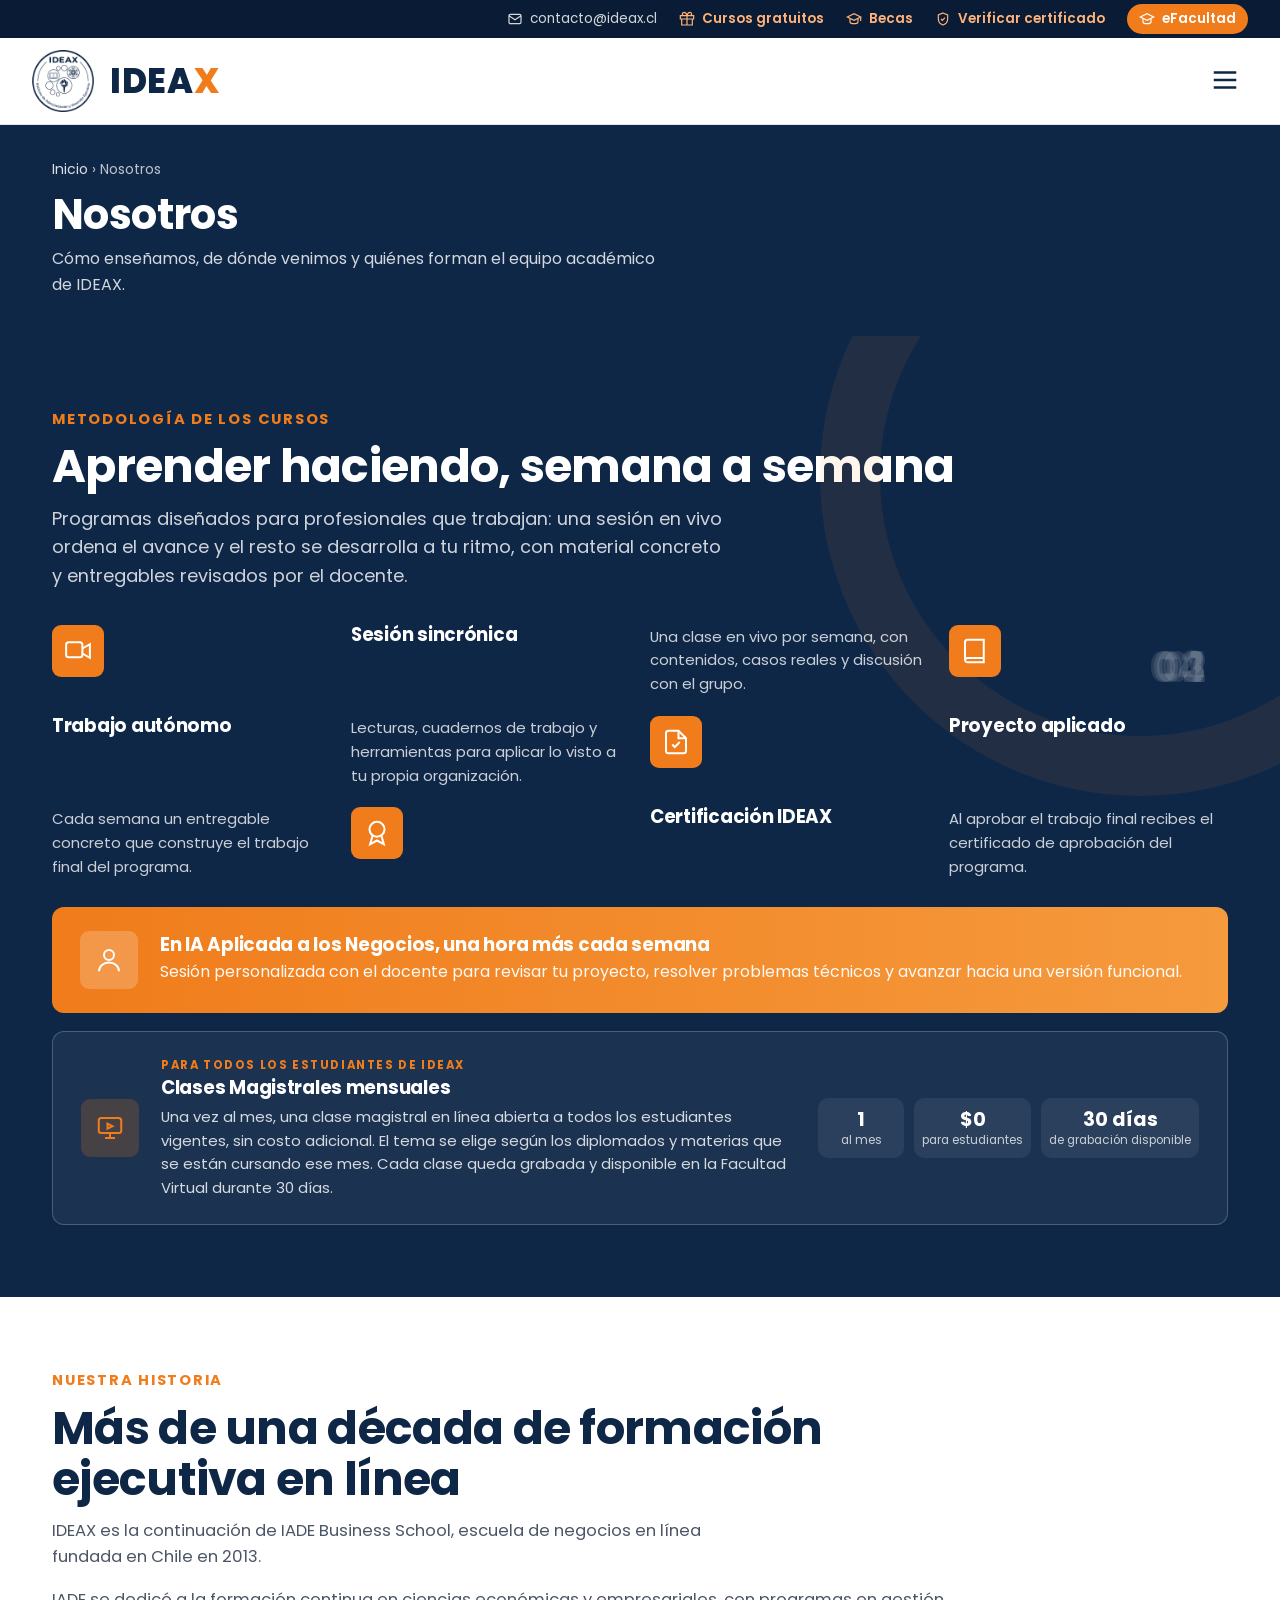
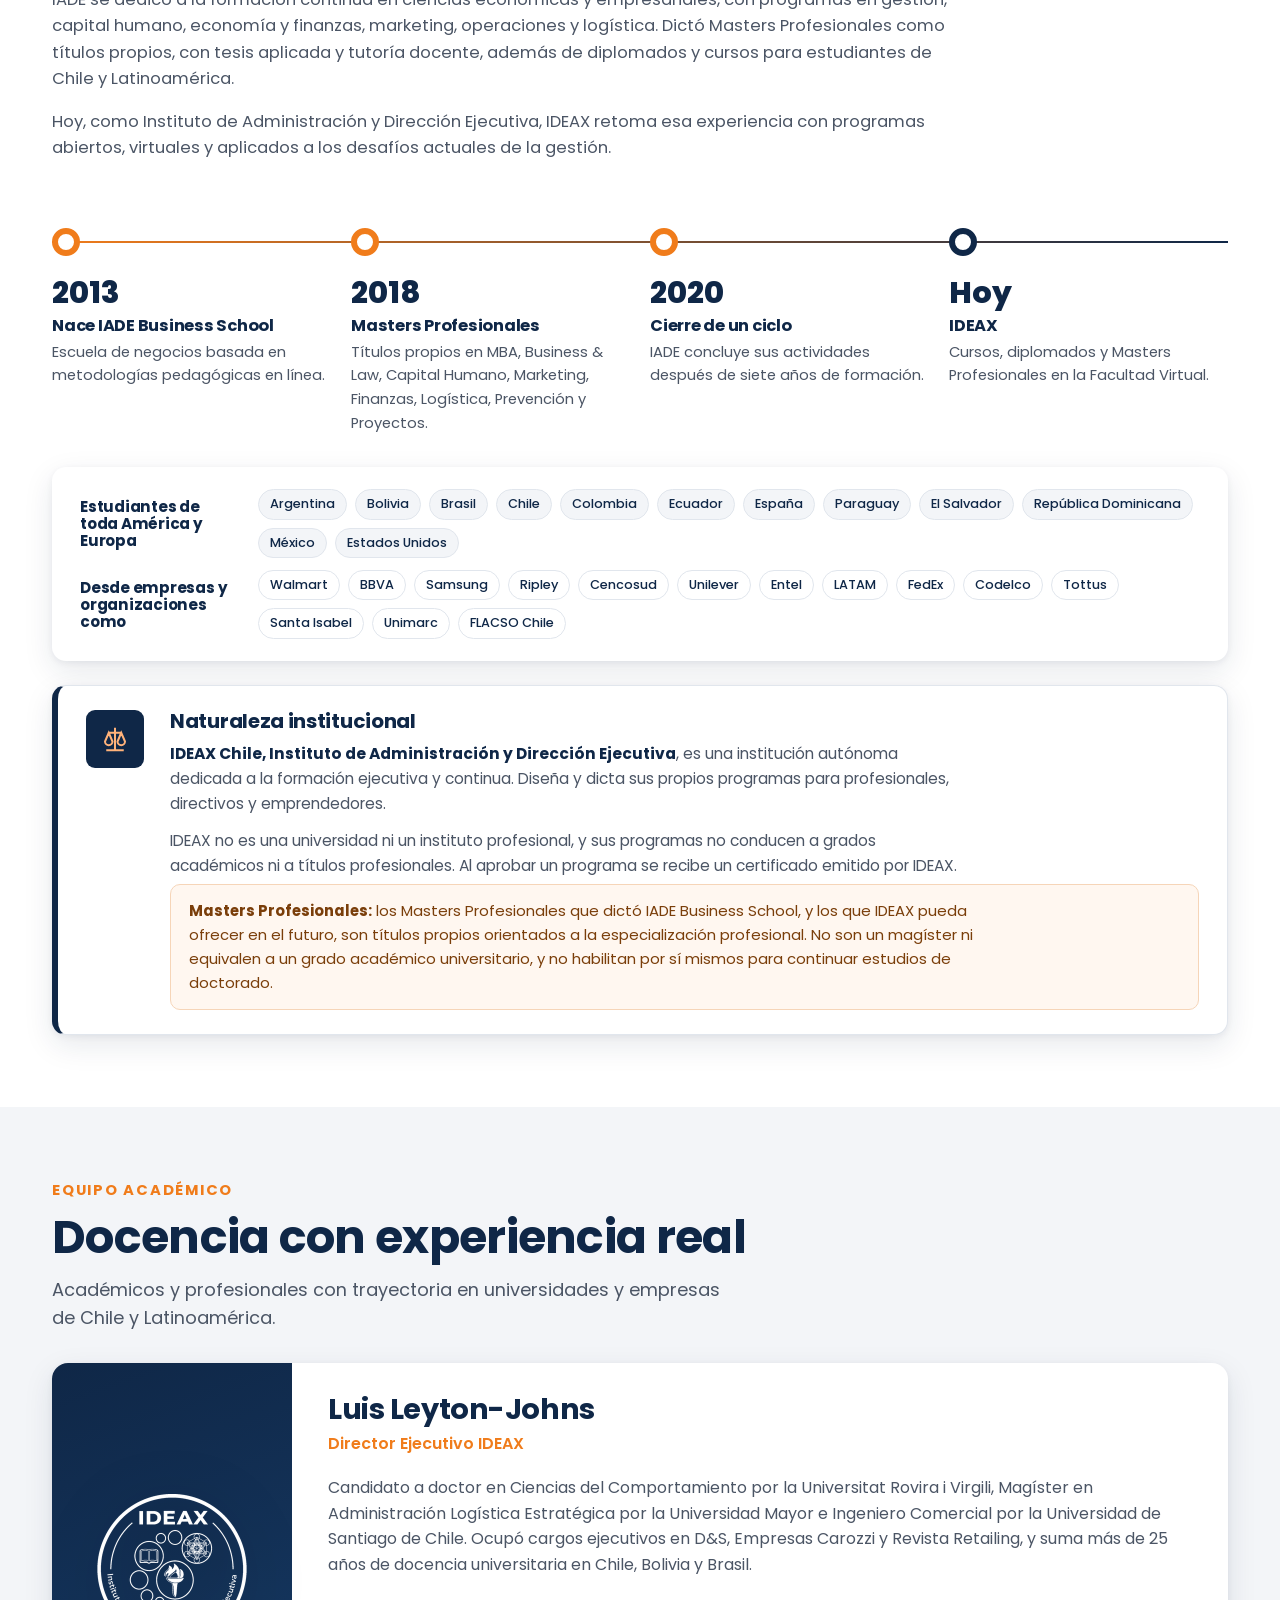
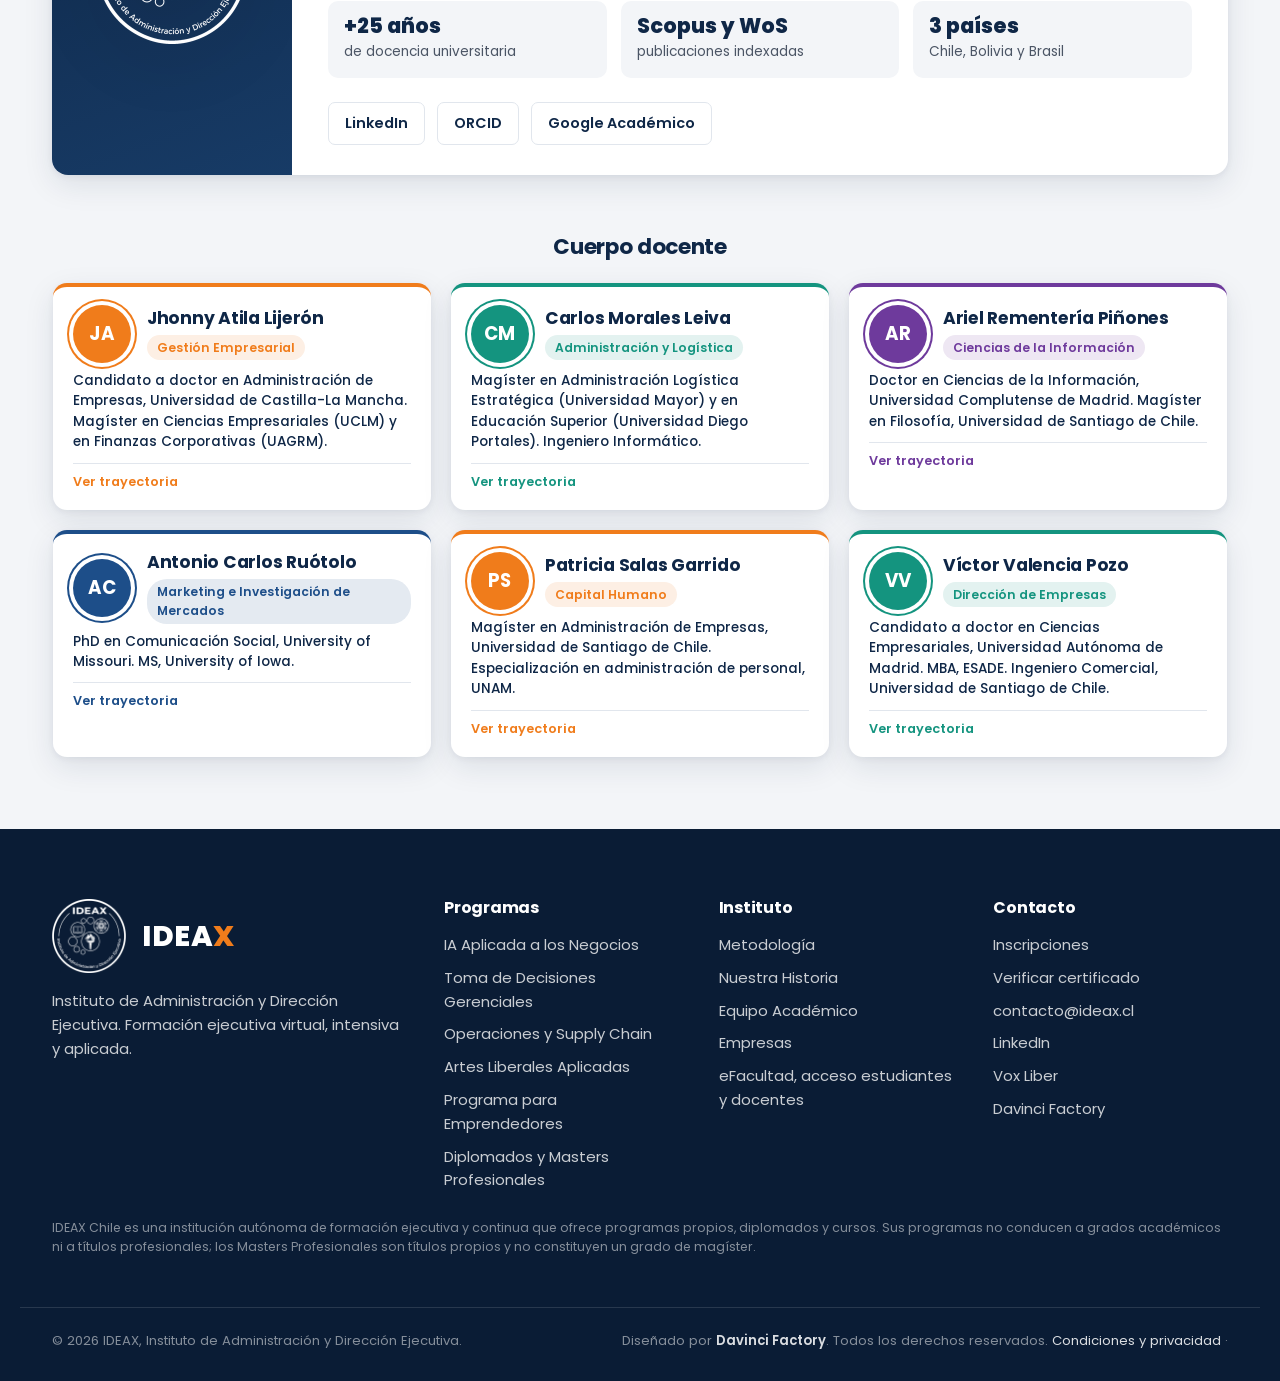
<file: nosotros/index.html>
<!DOCTYPE html>
<html lang="es-CL">
<head>
<meta charset="utf-8">
<meta name="viewport" content="width=device-width, initial-scale=1">
<title>Nosotros | IDEAX</title>
<meta name="description" content="Metodología, historia y equipo académico de IDEAX, Instituto de Administración y Dirección Ejecutiva.">
<link rel="canonical" href="https://www.ideax.cl/nosotros/">
<meta property="og:type" content="website">
<meta property="og:site_name" content="IDEAX">
<meta property="og:locale" content="es_CL">
<meta property="og:url" content="https://www.ideax.cl/nosotros/">
<meta property="og:title" content="Nosotros | IDEAX">
<meta property="og:description" content="Metodología, historia y equipo académico de IDEAX, Instituto de Administración y Dirección Ejecutiva.">
<meta property="og:image" content="https://www.ideax.cl/img/og-ideax.jpg">
<meta property="og:image:width" content="1200">
<meta property="og:image:height" content="630">
<meta name="twitter:card" content="summary_large_image">
<meta name="twitter:image" content="https://www.ideax.cl/img/og-ideax.jpg">
<link rel="icon" href="../img/favicon.png">
<link rel="preconnect" href="https://fonts.googleapis.com">
<link rel="preconnect" href="https://fonts.gstatic.com" crossorigin>
<link href="https://fonts.googleapis.com/css2?family=Poppins:wght@400;500;600;700;800&family=Source+Serif+4:ital,wght@0,600;0,700;1,600&display=swap" rel="stylesheet">
<link rel="stylesheet" href="../assets/ideax.css">
</head>
<body class="pagina-interna">

<div class="barra-sup">
  <div class="contenedor">
    <a class="ocultar-movil" id="correo-barra" href="#"><svg viewBox="0 0 24 24" fill="none" stroke="currentColor" stroke-width="1.8"><rect x="3" y="5" width="18" height="14" rx="2"/><path d="M3 7l9 6 9-6"/></svg><span></span></a>
    <a class="destacar" href="../programas/?f=gratuitos"><svg viewBox="0 0 24 24" fill="none" stroke="currentColor" stroke-width="1.8"><path d="M20 12v9H4v-9M2 7h20v5H2zM12 21V7M12 7H7.5a2.5 2.5 0 1 1 0-5C11 2 12 7 12 7zM12 7h4.5a2.5 2.5 0 1 0 0-5C13 2 12 7 12 7z"/></svg>Cursos gratuitos</a>
    <a class="destacar" href="../programas/#becas"><svg viewBox="0 0 24 24" fill="none" stroke="currentColor" stroke-width="1.8"><path d="M2 9l10-5 10 5-10 5z"/><path d="M6 11v5c0 1.7 2.7 3 6 3s6-1.3 6-3v-5"/><path d="M22 9v6"/></svg>Becas</a>
    <a class="destacar ocultar-movil" href="../verificar/"><svg viewBox="0 0 24 24" fill="none" stroke="currentColor" stroke-width="1.8"><path d="M12 3l7 3v6c0 4.5-3 7.7-7 9-4-1.3-7-4.5-7-9V6z"/><path d="M9 12l2 2 4-4"/></svg>Verificar certificado</a>
    <a class="efac" href="../efacultad/"><svg viewBox="0 0 24 24" fill="none" stroke="currentColor" stroke-width="1.8"><path d="M2 9l10-5 10 5-10 5z"/><path d="M6 11v5c0 1.7 2.7 3 6 3s6-1.3 6-3v-5"/></svg>eFacultad</a>
  </div>
</div>

<header class="encabezado" id="encabezado">
  <div class="contenedor">
    <a class="marca" href="../" aria-label="IDEAX, ir al inicio">
      <img src="../img/logo-ideax-azul.png" alt="">
      <span class="marca-nombre">IDEA<span>X</span></span>
      <span class="marca-sub">Instituto de Administración y Dirección Ejecutiva</span>
    </a>
    <button class="hamburguesa" aria-label="Abrir menú" aria-expanded="false" aria-controls="menu">
      <svg width="30" height="30" viewBox="0 0 24 24" fill="none" stroke="currentColor" stroke-width="2"><path d="M3 6h18M3 12h18M3 18h18"/></svg>
    </button>
    <nav class="menu" id="menu" aria-label="Principal">
      <a class="enlace" href="../">Inicio</a>
      <a class="enlace" href="../programas/">Programas</a>
      <a class="enlace" href="../programas/?f=diplomados">Diplomados</a>
      <a class="enlace" href="../programas/?f=emprendedores">Emprendedores</a>
      <a class="enlace activo" href="./" aria-current="page">Nosotros</a>
      <a class="enlace" href="../empresas/">Empresas</a>
      <a class="enlace" href="../verificar/">Verificar certificado</a>
      <a class="enlace" href="../preguntas/">Preguntas</a>
      <a class="btn btn-efac" href="../efacultad/">eFacultad</a>
      <a class="btn btn-naranja" href="../inscripcion/">Inscripciones
        <svg viewBox="0 0 24 24" fill="none" stroke="currentColor" stroke-width="2"><path d="M14 4h6v6M20 4l-9 9M18 14v5a1 1 0 0 1-1 1H5a1 1 0 0 1-1-1V7a1 1 0 0 1 1-1h5"/></svg>
      </a>
    </nav>
  </div>
</header>

<main id="inicio">

<section class="cabeza-pagina">
  <div class="contenedor">
    <p class="ruta"><a href="../">Inicio</a> › <span>Nosotros</span></p>
    <h1>Nosotros</h1>
    <p>Cómo enseñamos, de dónde venimos y quiénes forman el equipo académico de IDEAX.</p>
  </div>
</section>

<section class="seccion metodologia" id="metodologia">
  <div class="contenedor">
    <span class="ceja">Metodología de los cursos</span>
    <h2 class="titulo">Aprender haciendo, semana a semana</h2>
    <p class="bajada">Programas diseñados para profesionales que trabajan: una sesión en vivo ordena el avance y el resto se desarrolla a tu ritmo, con material concreto y entregables revisados por el docente.</p>

    <span class="desliza">Desliza para ver más</span>
    <div class="pasos">
      <div class="paso revela">
        <span class="num">01</span>
        <span class="icono"><svg viewBox="0 0 24 24" fill="none" stroke="currentColor" stroke-width="1.6"><rect x="2.5" y="5" width="13" height="12" rx="2"/><path d="M15.5 10l6-3.5v11l-6-3.5"/></svg></span>
        <h3>Sesión sincrónica</h3>
        <p>Una clase en vivo por semana, con contenidos, casos reales y discusión con el grupo.</p>
      </div>
      <div class="paso revela">
        <span class="num">02</span>
        <span class="icono"><svg viewBox="0 0 24 24" fill="none" stroke="currentColor" stroke-width="1.6"><path d="M4 19.5V5a2 2 0 0 1 2-2h13v18H6a2 2 0 0 1-2-1.5zM4 19.5A2 2 0 0 1 6 17.5h13"/></svg></span>
        <h3>Trabajo autónomo</h3>
        <p>Lecturas, cuadernos de trabajo y herramientas para aplicar lo visto a tu propia organización.</p>
      </div>
      <div class="paso revela">
        <span class="num">03</span>
        <span class="icono"><svg viewBox="0 0 24 24" fill="none" stroke="currentColor" stroke-width="1.6"><path d="M14 3H6a2 2 0 0 0-2 2v14a2 2 0 0 0 2 2h12a2 2 0 0 0 2-2V9z"/><path d="M14 3v6h6M9 14l2 2 4-4"/></svg></span>
        <h3>Proyecto aplicado</h3>
        <p>Cada semana un entregable concreto que construye el trabajo final del programa.</p>
      </div>
      <div class="paso revela">
        <span class="num">04</span>
        <span class="icono"><svg viewBox="0 0 24 24" fill="none" stroke="currentColor" stroke-width="1.6"><circle cx="12" cy="9" r="6"/><path d="M8.5 14l-2 7 5.5-3 5.5 3-2-7"/></svg></span>
        <h3>Certificación IDEAX</h3>
        <p>Al aprobar el trabajo final recibes el certificado de aprobación del programa.</p>
      </div>
    </div>

    <div class="destacado-ia revela">
      <span class="icono"><svg viewBox="0 0 24 24" fill="none" stroke="currentColor" stroke-width="1.6"><circle cx="12" cy="8" r="4"/><path d="M4 21c0-4 3.6-7 8-7s8 3 8 7"/></svg></span>
      <div>
        <h3>En IA Aplicada a los Negocios, una hora más cada semana</h3>
        <p>Sesión personalizada con el docente para revisar tu proyecto, resolver problemas técnicos y avanzar hacia una versión funcional.</p>
      </div>
    </div>

    <div class="clases-magistrales revela" id="clases-magistrales">
      <span class="icono"><svg viewBox="0 0 24 24" fill="none" stroke="currentColor" stroke-width="1.6"><rect x="3" y="4" width="18" height="12" rx="2"/><path d="M8 20h8M12 16v4M10 8.5l4 2-4 2z"/></svg></span>
      <div>
        <small>Para todos los estudiantes de IDEAX</small>
        <h3>Clases Magistrales mensuales</h3>
        <p>Una vez al mes, una clase magistral en línea abierta a todos los estudiantes vigentes, sin costo adicional. El tema se elige según los diplomados y materias que se están cursando ese mes. Cada clase queda grabada y disponible en la Facultad Virtual durante 30 días.</p>
      </div>
      <ul>
        <li><b>1</b>al mes</li>
        <li><b>$0</b>para estudiantes</li>
        <li><b>30 días</b>de grabación disponible</li>
      </ul>
    </div>
  </div>
</section>

<section class="seccion" id="historia">
  <div class="contenedor">
    <div class="historia-grid">
      <div class="historia-texto revela">
        <span class="ceja">Nuestra historia</span>
        <h2 class="titulo">Más de una década de formación ejecutiva en línea</h2>
        <p class="bajada" style="margin-bottom:1em">IDEAX es la continuación de IADE Business School, escuela de negocios en línea fundada en Chile en 2013.</p>
        <p>IADE se dedicó a la formación continua en ciencias económicas y empresariales, con programas en gestión, capital humano, economía y finanzas, marketing, operaciones y logística. Dictó Masters Profesionales como títulos propios, con tesis aplicada y tutoría docente, además de diplomados y cursos para estudiantes de Chile y Latinoamérica.</p>
        <p>Hoy, como Instituto de Administración y Dirección Ejecutiva, IDEAX retoma esa experiencia con programas abiertos, virtuales y aplicados a los desafíos actuales de la gestión.</p>
      </div>
    </div>

    <div class="hitos">
      <div class="hito revela"><span class="punto"></span><div class="anio">2013</div><h4>Nace IADE Business School</h4><p>Escuela de negocios basada en metodologías pedagógicas en línea.</p></div>
      <div class="hito revela"><span class="punto"></span><div class="anio">2018</div><h4>Masters Profesionales</h4><p>Títulos propios en MBA, Business &amp; Law, Capital Humano, Marketing, Finanzas, Logística, Prevención y Proyectos.</p></div>
      <div class="hito revela"><span class="punto"></span><div class="anio">2020</div><h4>Cierre de un ciclo</h4><p>IADE concluye sus actividades después de siete años de formación.</p></div>
      <div class="hito revela"><span class="punto"></span><div class="anio">Hoy</div><h4>IDEAX</h4><p>Cursos, diplomados y Masters Profesionales en la Facultad Virtual.</p></div>
    </div>

    <div class="paises revela">
      <h4>Estudiantes de toda América y Europa</h4>
      <div class="chips">
        <span class="chip">Argentina</span><span class="chip">Bolivia</span><span class="chip">Brasil</span><span class="chip">Chile</span><span class="chip">Colombia</span><span class="chip">Ecuador</span><span class="chip">España</span><span class="chip">Paraguay</span><span class="chip">El Salvador</span><span class="chip">República Dominicana</span><span class="chip">México</span><span class="chip">Estados Unidos</span>
      </div>
      <h4>Desde empresas y organizaciones como</h4>
      <div class="chips">
        <span class="chip org">Walmart</span><span class="chip org">BBVA</span><span class="chip org">Samsung</span><span class="chip org">Ripley</span><span class="chip org">Cencosud</span><span class="chip org">Unilever</span><span class="chip org">Entel</span><span class="chip org">LATAM</span><span class="chip org">FedEx</span><span class="chip org">Codelco</span><span class="chip org">Tottus</span><span class="chip org">Santa Isabel</span><span class="chip org">Unimarc</span><span class="chip org">FLACSO Chile</span>
      </div>
    </div>

    <div class="naturaleza" id="naturaleza">
      <span class="icono"><svg viewBox="0 0 24 24" fill="none" stroke="currentColor" stroke-width="1.6"><path d="M12 3v18M5 21h14M7 7h10M7 7l-3 7a3 3 0 0 0 6 0zM17 7l-3 7a3 3 0 0 0 6 0z"/></svg></span>
      <div>
        <h3>Naturaleza institucional</h3>
        <p><strong>IDEAX Chile, Instituto de Administración y Dirección Ejecutiva</strong>, es una institución autónoma dedicada a la formación ejecutiva y continua. Diseña y dicta sus propios programas para profesionales, directivos y emprendedores.</p>
        
        <p>IDEAX no es una universidad ni un instituto profesional, y sus programas no conducen a grados académicos ni a títulos profesionales. Al aprobar un programa se recibe un certificado emitido por IDEAX.</p>
        <div class="aclaracion"><p><strong style="color:#7A3E0A">Masters Profesionales:</strong> los Masters Profesionales que dictó IADE Business School, y los que IDEAX pueda ofrecer en el futuro, son títulos propios orientados a la especialización profesional. No son un magíster ni equivalen a un grado académico universitario, y no habilitan por sí mismos para continuar estudios de doctorado.</p></div>
      </div>
    </div>
  </div>
</section>

<section class="seccion papel" id="equipo">
  <div class="contenedor">
    <span class="ceja">Equipo académico</span>
    <h2 class="titulo">Docencia con experiencia real</h2>
    <p class="bajada">Académicos y profesionales con trayectoria en universidades y empresas de Chile y Latinoamérica.</p>

    <div class="equipo revela">
      <div class="equipo-foto"><img src="../img/logo-ideax-blanco.png" alt=""></div>
      <div class="equipo-cuerpo">
        <h3>Luis Leyton-Johns</h3>
        <div class="rol">Director Ejecutivo IDEAX</div>
        <p>Candidato a doctor en Ciencias del Comportamiento por la Universitat Rovira i Virgili, Magíster en Administración Logística Estratégica por la Universidad Mayor e Ingeniero Comercial por la Universidad de Santiago de Chile. Ocupó cargos ejecutivos en D&amp;S, Empresas Carozzi y Revista Retailing, y suma más de 25 años de docencia universitaria en Chile, Bolivia y Brasil.</p>
        <p>Diseña sus cursos con sistemas propios: simuladores de negocios, plataformas de seguimiento y casos construidos con datos reales del mercado chileno.</p>
        <div class="credenciales">
          <div class="credencial"><strong>+25 años</strong><span>de docencia universitaria</span></div>
          <div class="credencial"><strong>Scopus y WoS</strong><span>publicaciones indexadas</span></div>
          <div class="credencial"><strong>3 países</strong><span>Chile, Bolivia y Brasil</span></div>
        </div>
        <div class="redes">
          <a class="red" href="https://www.linkedin.com/in/luis-leyton-johns" target="_blank" rel="noopener">LinkedIn</a>
          <a class="red" href="https://orcid.org/0000-0002-4462-403X" target="_blank" rel="noopener">ORCID</a>
          <a class="red" href="https://scholar.google.com/citations?user=QG5GtekAAAAJ" target="_blank" rel="noopener">Google Académico</a>
        </div>
      </div>
    </div>

    <h3 class="subtitulo-equipo">Cuerpo docente</h3>
    <span class="desliza">Desliza para ver más</span>
    <div class="docentes">
      <article class="docente revela" style="--c:#F07C1B">
        <div class="docente-cabeza"><span class="avatar" aria-hidden="true">JA</span><div><h4>Jhonny Atila Lijerón</h4><span class="area">Gestión Empresarial</span></div></div>
        <p class="grado">Candidato a doctor en Administración de Empresas, Universidad de Castilla-La Mancha. Magíster en Ciencias Empresariales (UCLM) y en Finanzas Corporativas (UAGRM).</p>
        <p class="bio">Ejecutivo, consultor y profesor universitario en instituciones públicas y privadas. Especialista en pymes, creación de empresas, empresa familiar y finanzas corporativas.</p>
      </article>
      <article class="docente revela" style="--c:#14947F">
        <div class="docente-cabeza"><span class="avatar" aria-hidden="true">CM</span><div><h4>Carlos Morales Leiva</h4><span class="area">Administración y Logística</span></div></div>
        <p class="grado">Magíster en Administración Logística Estratégica (Universidad Mayor) y en Educación Superior (Universidad Diego Portales). Ingeniero Informático.</p>
        <p class="bio">Trayectoria en Hospital Clínico UC, Hogar de Cristo, Amway, Rhein, Grau S.A. y Sonangol Group, en logística, administración y sistemas de información.</p>
      </article>
      <article class="docente revela" style="--c:#6E3A9C">
        <div class="docente-cabeza"><span class="avatar" aria-hidden="true">AR</span><div><h4>Ariel Rementería Piñones</h4><span class="area">Ciencias de la Información</span></div></div>
        <p class="grado">Doctor en Ciencias de la Información, Universidad Complutense de Madrid. Magíster en Filosofía, Universidad de Santiago de Chile.</p>
        <p class="bio">Académico de jornada completa en la Universidad de Santiago de Chile, con docencia e investigación en filosofía y ciencias de la información.</p>
      </article>
      <article class="docente revela" style="--c:#1D4E89">
        <div class="docente-cabeza"><span class="avatar" aria-hidden="true">AC</span><div><h4>Antonio Carlos Ruótolo</h4><span class="area">Marketing e Investigación de Mercados</span></div></div>
        <p class="grado">PhD en Comunicación Social, University of Missouri. MS, University of Iowa.</p>
        <p class="bio">Académico en la Universidade Metodista de São Paulo y la Fundação Getulio Vargas. Fue gerente corporativo en Grupo Pão de Açúcar, director en Nielsen y director general de IPDM.</p>
      </article>
      <article class="docente revela" style="--c:#F07C1B">
        <div class="docente-cabeza"><span class="avatar" aria-hidden="true">PS</span><div><h4>Patricia Salas Garrido</h4><span class="area">Capital Humano</span></div></div>
        <p class="grado">Magíster en Administración de Empresas, Universidad de Santiago de Chile. Especialización en administración de personal, UNAM.</p>
        <p class="bio">Consultora de empresas. Fue directora de Desarrollo del Factor Humano en SEDECAP, del gobierno del estado de Puebla, México.</p>
      </article>
      <article class="docente revela" style="--c:#14947F">
        <div class="docente-cabeza"><span class="avatar" aria-hidden="true">VV</span><div><h4>Víctor Valencia Pozo</h4><span class="area">Dirección de Empresas</span></div></div>
        <p class="grado">Candidato a doctor en Ciencias Empresariales, Universidad Autónoma de Madrid. MBA, ESADE. Ingeniero Comercial, Universidad de Santiago de Chile.</p>
        <p class="bio">Cargos directivos en la Superintendencia de Isapres y la Fiscalía Nacional Económica. Docente en la Universidad Diego Portales y la Universidad de Santiago de Chile.</p>
      </article>
    </div>
  </div>
</section>

</main>

<footer class="pie">
  <div class="contenedor">
    <div>
      <div class="pie-marca"><img src="../img/logo-ideax-blanco.png" alt=""><strong>IDEA<span>X</span></strong></div>
      <p>Instituto de Administración y Dirección Ejecutiva. Formación ejecutiva virtual, intensiva y aplicada.</p>
    </div>
    <div>
      <h4>Programas</h4>
      <ul>
        <li><a href="../programas/?f=ejecutivos" data-abrir="ia">IA Aplicada a los Negocios</a></li>
        <li><a href="../programas/?f=ejecutivos" data-abrir="td">Toma de Decisiones Gerenciales</a></li>
        <li><a href="../programas/?f=ejecutivos" data-abrir="op">Operaciones y Supply Chain</a></li>
        <li><a href="../programas/?f=ejecutivos" data-abrir="al">Artes Liberales Aplicadas</a></li>
        <li><a href="../programas/?f=emprendedores">Programa para Emprendedores</a></li>
        <li><a href="../programas/?f=diplomados">Diplomados y Masters Profesionales</a></li>
      </ul>
    </div>
    <div>
      <h4>Instituto</h4>
      <ul>
        <li><a href="#metodologia">Metodología</a></li>
        <li><a href="#historia">Nuestra Historia</a></li>
        <li><a href="#equipo">Equipo Académico</a></li>
        <li><a href="../empresas/">Empresas</a></li>
        <li><a href="../efacultad/">eFacultad, acceso estudiantes y docentes</a></li>
      </ul>
    </div>
    <div>
      <h4>Contacto</h4>
      <ul>
        <li><a href="../inscripcion/">Inscripciones</a></li>
        <li><a href="../verificar/">Verificar certificado</a></li>
        <li><a id="correo-pie" href="#"></a></li>
        <li><a href="https://www.linkedin.com/in/luis-leyton-johns" target="_blank" rel="noopener">LinkedIn</a></li>
        <li><a href="https://www.voxliber.cl/" target="_blank" rel="noopener">Vox Liber</a></li>
        <li><a href="https://davincifactory.cl" target="_blank" rel="noopener">Davinci Factory</a></li>
      </ul>
    </div>
  </div>
  <p class="nota-legal">IDEAX Chile es una institución autónoma de formación ejecutiva y continua que ofrece programas propios, diplomados y cursos. Sus programas no conducen a grados académicos ni a títulos profesionales; los Masters Profesionales son títulos propios y no constituyen un grado de magíster.</p>
  <div class="legal"><span>© <span id="anio"></span> IDEAX, Instituto de Administración y Dirección Ejecutiva.</span><span>Diseñado por <a href="https://davincifactory.cl" target="_blank" rel="noopener" style="color:rgba(255,255,255,.85);font-weight:600">Davinci Factory</a>. Todos los derechos reservados. <a href="#" data-abrir-condiciones style="color:rgba(255,255,255,.85)">Condiciones y privacidad</a> · <a class="bro-pdf" data-bro="catalogo" target="_blank" rel="noopener" hidden style="color:rgba(255,255,255,.85)">Catálogo de programas (PDF)</a></span></div>
</footer>

<dialog id="condiciones" aria-labelledby="cond-titulo">
  <div class="ficha-cabeza" style="--c:var(--noche)">
    <button class="cerrar" aria-label="Cerrar" data-cerrar-cond><svg viewBox="0 0 24 24" fill="none" stroke="currentColor" stroke-width="2.4"><path d="M6 6l12 12M18 6L6 18"/></svg></button>
    <span class="etiqueta">IDEAX</span>
    <h3 id="cond-titulo">Condiciones de matrícula y política de privacidad</h3>
  </div>
  <div class="ficha-cuerpo texto-legal">
    <h4>Condiciones de matrícula</h4>
    <p><b>Naturaleza de los programas.</b> IDEAX, Instituto de Administración y Dirección Ejecutiva, es una institución autónoma de formación ejecutiva y continua. Sus diplomados, cursos y Masters Profesionales son títulos propios: no conducen a grados académicos ni a títulos profesionales.</p>
    <p><b>Inicio.</b> Los diplomados y Masters Profesionales comienzan el primer lunes que esté al menos 7 días después del pago. Los cursos ejecutivos y los cursos gratuitos comienzan en la fecha de su convocatoria, con cupos limitados: las inscripciones de los cursos ejecutivos cierran 3 días antes del inicio, y las de los cursos gratuitos, el día anterior.</p>
    <p><b>Pagos.</b> El pago se realiza en línea con Mercado Pago. La matrícula queda confirmada cuando el pago es aprobado, o cuando se resuelve una beca total.</p>
    <p><b>Retracto y devoluciones.</b> Puedes retractarte de tu inscripción dentro de los 10 días siguientes a su contratación y antes de que comience tu programa; en ese caso te devolvemos el total pagado, sin descuentos, en un plazo máximo de 45 días. Una vez iniciado el programa no hay devolución en dinero: lo que no hayas cursado queda como saldo a favor por 24 meses, para cualquier programa de IDEAX. Si por fuerza mayor debes dejar un programa ya iniciado y solicitas la devolución en dinero de lo no cursado, se descontarán los costos de transacción que Mercado Pago no reintegre a IDEAX.</p>
    <p><b>Becas y códigos.</b> Las becas parciales se resuelven caso a caso y no son acumulables con códigos de descuento. Los códigos personales son intransferibles y solo pueden usarse con el documento de su titular.</p>
    <p><b>Plazos.</b> Cada programa tiene un plazo para completarse, indicado en el manual del estudiante. Por fuerza mayor puedes solicitar un congelamiento o una prórroga; si decides no continuar, puedes solicitar un retiro según las condiciones del manual del estudiante.</p>
    <p><b>Cursos gratuitos.</b> Se abren por convocatoria y con cupos limitados. Puedes tener un curso gratuito activo a la vez. El certificado de participación se entrega una vez calificado y aprobado el curso.</p>
    <p><b>Certificados y copias.</b> El certificado y el portafolio de entregas se envían al correo registrado y pueden descargarse una vez desde la Facultad Virtual. Las copias posteriores solo se entregan a la persona titular, previa comprobación de su documento, y tienen costo: copia digital de un programa de IDEAX, desde $20.000 según el tipo de programa, con certificado y portafolio; copia digital de un certificado de IADE Business School, $25.000; apostilla del certificado, $80.000, con documento físico y envío incluidos; apostilla del portafolio, $80.000 adicionales.</p>
    <p><b>Integridad académica.</b> Los trabajos deben ser de tu autoría. El uso de inteligencia artificial está permitido en los términos que indique cada programa, y debe declararse.</p>
    <p><b>Materiales.</b> Los materiales de estudio son de uso personal y no pueden reproducirse ni distribuirse.</p>

    <h4>Política de privacidad</h4>
    <p><b>Responsable.</b> IDEAX Chile es responsable del tratamiento de tus datos personales. Puedes contactarnos en <a href="mailto:contacto@ideax.cl">contacto@ideax.cl</a>.</p>
    <p><b>Qué datos recogemos.</b> Los que entregas al inscribirte: identificación, contacto, nacionalidad y residencia, fecha de nacimiento, formación y trabajo. Si postulas a una beca, los motivos y documentos que adjuntes. Si te sumas a la bolsa de empleo, tu CV.</p>
    <p><b>Para qué los usamos.</b> Para gestionar tu inscripción, tus pagos, tu programa, tus certificados y su verificación, y para comunicarnos contigo sobre tus estudios. Con tu consentimiento expreso, además, para enviarte las revistas Vox Liber y Cuadernos CMIA y para incluirte en la bolsa de empleo.</p>
    <p><b>Con quién los compartimos.</b> No vendemos ni cedemos tus datos. Los tratan por cuenta nuestra los proveedores necesarios para operar: Google, donde se alojan nuestras planillas y correos, y Mercado Pago, que procesa los pagos. Tu CV solo se comparte con empresas que publiquen ofertas si autorizaste la bolsa de empleo.</p>
    <p><b>Datos de becas.</b> La información económica o personal que entregues para una beca o un congelamiento se usa solo para evaluar tu solicitud, se guarda con acceso restringido y se elimina a los 6 meses de resuelta.</p>
    <p><b>Cuánto tiempo los guardamos.</b> Los datos de matrícula y certificados se conservan mientras sean necesarios para acreditar tus estudios. Los de suscripciones y bolsa de empleo, hasta que retires tu consentimiento.</p>
    <p><b>Tus derechos.</b> Puedes solicitar acceso, rectificación, supresión, oposición y portabilidad de tus datos, y retirar en cualquier momento los consentimientos que diste, escribiendo a <a href="mailto:contacto@ideax.cl">contacto@ideax.cl</a>. Cada envío de las revistas incluye además un enlace para darte de baja.</p>
    <div class="ficha-acciones"><button class="btn btn-noche" data-cerrar-cond>Cerrar</button></div>
  </div>
</dialog>

<script src="../assets/ideax.js"></script>
</body>
</html>
</file>
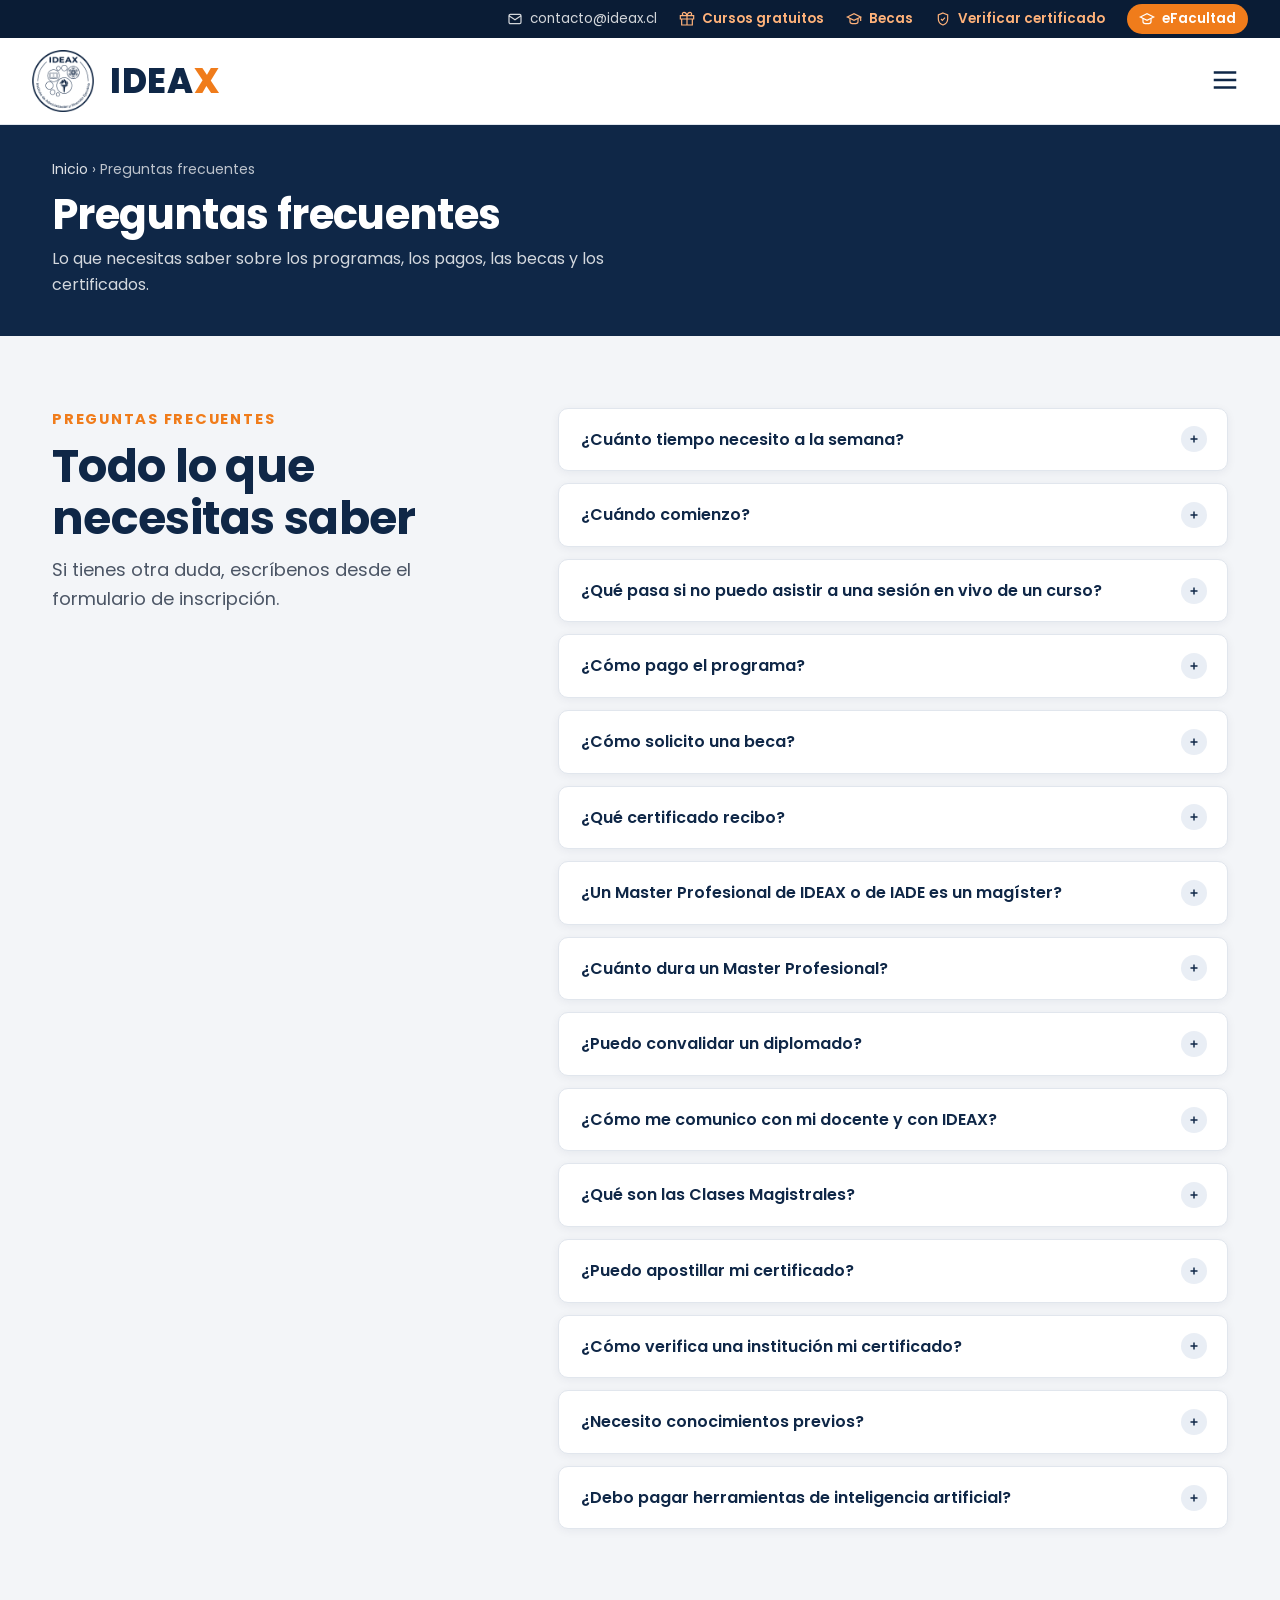
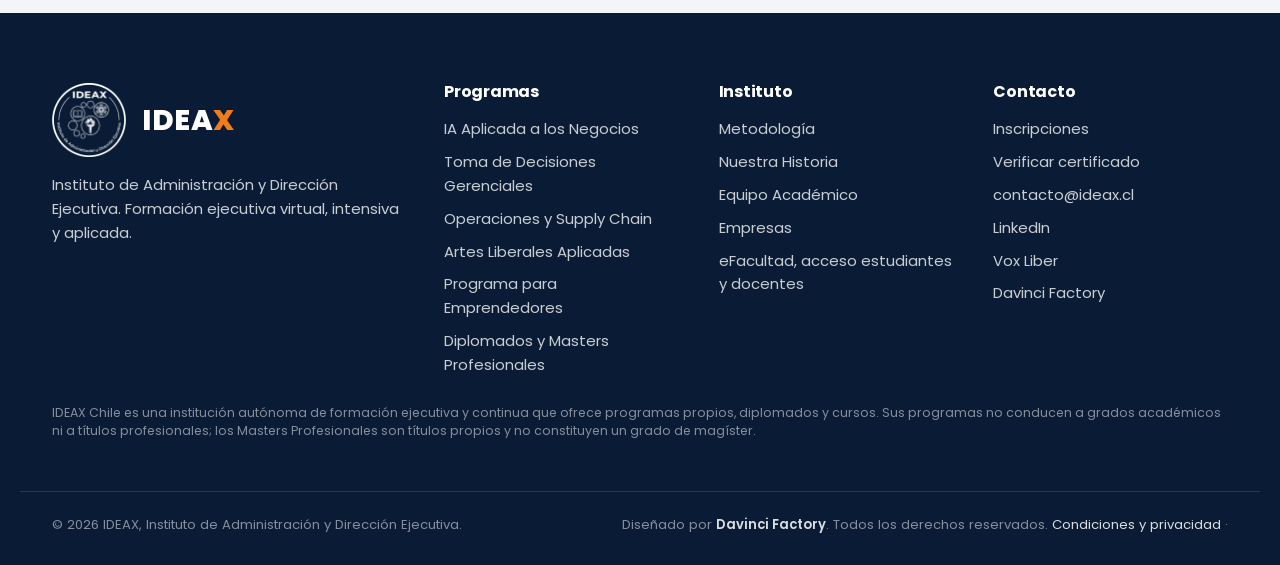
<file: preguntas/index.html>
<!DOCTYPE html>
<html lang="es-CL">
<head>
<meta charset="utf-8">
<meta name="viewport" content="width=device-width, initial-scale=1">
<title>Preguntas frecuentes | IDEAX</title>
<meta name="description" content="Preguntas frecuentes sobre los programas, pagos, becas y certificados de IDEAX.">
<link rel="canonical" href="https://www.ideax.cl/preguntas/">
<meta property="og:type" content="website">
<meta property="og:site_name" content="IDEAX">
<meta property="og:locale" content="es_CL">
<meta property="og:url" content="https://www.ideax.cl/preguntas/">
<meta property="og:title" content="Preguntas frecuentes | IDEAX">
<meta property="og:description" content="Preguntas frecuentes sobre los programas, pagos, becas y certificados de IDEAX.">
<meta property="og:image" content="https://www.ideax.cl/img/og-ideax.jpg">
<meta property="og:image:width" content="1200">
<meta property="og:image:height" content="630">
<meta name="twitter:card" content="summary_large_image">
<meta name="twitter:image" content="https://www.ideax.cl/img/og-ideax.jpg">
<link rel="icon" href="../img/favicon.png">
<link rel="preconnect" href="https://fonts.googleapis.com">
<link rel="preconnect" href="https://fonts.gstatic.com" crossorigin>
<link href="https://fonts.googleapis.com/css2?family=Poppins:wght@400;500;600;700;800&family=Source+Serif+4:ital,wght@0,600;0,700;1,600&display=swap" rel="stylesheet">
<link rel="stylesheet" href="../assets/ideax.css">
</head>
<body class="pagina-interna">

<div class="barra-sup">
  <div class="contenedor">
    <a class="ocultar-movil" id="correo-barra" href="#"><svg viewBox="0 0 24 24" fill="none" stroke="currentColor" stroke-width="1.8"><rect x="3" y="5" width="18" height="14" rx="2"/><path d="M3 7l9 6 9-6"/></svg><span></span></a>
    <a class="destacar" href="../programas/?f=gratuitos"><svg viewBox="0 0 24 24" fill="none" stroke="currentColor" stroke-width="1.8"><path d="M20 12v9H4v-9M2 7h20v5H2zM12 21V7M12 7H7.5a2.5 2.5 0 1 1 0-5C11 2 12 7 12 7zM12 7h4.5a2.5 2.5 0 1 0 0-5C13 2 12 7 12 7z"/></svg>Cursos gratuitos</a>
    <a class="destacar" href="../programas/#becas"><svg viewBox="0 0 24 24" fill="none" stroke="currentColor" stroke-width="1.8"><path d="M2 9l10-5 10 5-10 5z"/><path d="M6 11v5c0 1.7 2.7 3 6 3s6-1.3 6-3v-5"/><path d="M22 9v6"/></svg>Becas</a>
    <a class="destacar ocultar-movil" href="../verificar/"><svg viewBox="0 0 24 24" fill="none" stroke="currentColor" stroke-width="1.8"><path d="M12 3l7 3v6c0 4.5-3 7.7-7 9-4-1.3-7-4.5-7-9V6z"/><path d="M9 12l2 2 4-4"/></svg>Verificar certificado</a>
    <a class="efac" href="../efacultad/"><svg viewBox="0 0 24 24" fill="none" stroke="currentColor" stroke-width="1.8"><path d="M2 9l10-5 10 5-10 5z"/><path d="M6 11v5c0 1.7 2.7 3 6 3s6-1.3 6-3v-5"/></svg>eFacultad</a>
  </div>
</div>

<header class="encabezado" id="encabezado">
  <div class="contenedor">
    <a class="marca" href="../" aria-label="IDEAX, ir al inicio">
      <img src="../img/logo-ideax-azul.png" alt="">
      <span class="marca-nombre">IDEA<span>X</span></span>
      <span class="marca-sub">Instituto de Administración y Dirección Ejecutiva</span>
    </a>
    <button class="hamburguesa" aria-label="Abrir menú" aria-expanded="false" aria-controls="menu">
      <svg width="30" height="30" viewBox="0 0 24 24" fill="none" stroke="currentColor" stroke-width="2"><path d="M3 6h18M3 12h18M3 18h18"/></svg>
    </button>
    <nav class="menu" id="menu" aria-label="Principal">
      <a class="enlace" href="../">Inicio</a>
      <a class="enlace" href="../programas/">Programas</a>
      <a class="enlace" href="../programas/?f=diplomados">Diplomados</a>
      <a class="enlace" href="../programas/?f=emprendedores">Emprendedores</a>
      <a class="enlace" href="../nosotros/">Nosotros</a>
      <a class="enlace" href="../empresas/">Empresas</a>
      <a class="enlace" href="../verificar/">Verificar certificado</a>
      <a class="enlace activo" href="./" aria-current="page">Preguntas</a>
      <a class="btn btn-efac" href="../efacultad/">eFacultad</a>
      <a class="btn btn-naranja" href="../inscripcion/">Inscripciones
        <svg viewBox="0 0 24 24" fill="none" stroke="currentColor" stroke-width="2"><path d="M14 4h6v6M20 4l-9 9M18 14v5a1 1 0 0 1-1 1H5a1 1 0 0 1-1-1V7a1 1 0 0 1 1-1h5"/></svg>
      </a>
    </nav>
  </div>
</header>

<main id="inicio">

<section class="cabeza-pagina">
  <div class="contenedor">
    <p class="ruta"><a href="../">Inicio</a> › <span>Preguntas frecuentes</span></p>
    <h1>Preguntas frecuentes</h1>
    <p>Lo que necesitas saber sobre los programas, los pagos, las becas y los certificados.</p>
  </div>
</section>

<section class="seccion papel todas" id="preguntas">
  <div class="contenedor faq-grid">
    <div>
      <span class="ceja">Preguntas frecuentes</span>
      <h2 class="titulo">Todo lo que necesitas saber</h2>
      <p class="bajada">Si tienes otra duda, escríbenos desde el formulario de inscripción.</p>
    </div>
    <div>
      <details><summary>¿Cuánto tiempo necesito a la semana?</summary><p>En los diplomados, unas 6 horas semanales, que organizas a tu ritmo siempre que la entrega llegue en el plazo indicado. Si cursas varios diplomados en paralelo, la carga se suma. En los cursos ejecutivos, la sesión en vivo más el trabajo autónomo de la semana.</p></details>
      <details><summary>¿Cuándo comienzo?</summary><p>Los diplomados y Masters Profesionales comienzan el primer lunes que esté al menos 7 días después de tu pago. Esa semana te permite leer el manual del estudiante y el primer cuaderno con calma. Los cursos ejecutivos comienzan en la fecha de su cohorte, indicada en el brochure.</p></details>
      <details><summary>¿Qué pasa si no puedo asistir a una sesión en vivo de un curso?</summary><p>Cada sesión deja material de apoyo en la plataforma del curso, y debes completar igualmente el entregable de esa semana.</p></details>
      <details><summary>¿Cómo pago el programa?</summary><p>En línea, a través de Mercado Pago, con tarjeta de débito, crédito o transferencia, y hasta en 12 cuotas a precio contado. Cada diplomado vale $240.000. Los cursos ejecutivos valen $135.000, salvo IA Aplicada a los Negocios, que vale $165.000, y el Master Profesional completo $865.000, con sus tres diplomados, el Diplomado en Metodología y el paper. Al inscribirte recibes por correo el brochure con el valor y el enlace de pago; una vez confirmado el pago, te llegan el manual del estudiante, el primer material de estudio y tu fecha de inicio.</p></details>
      <details><summary>¿Cómo solicito una beca?</summary><p>Al inscribirte, marca la opción «Quiero postular a una beca parcial» en el formulario, elige el tramo de 20%, 30% o 50% y cuéntanos tus motivos; puedes adjuntar hasta tres documentos de respaldo en PDF o imagen. Tu inscripción queda en evaluación, sin cobro, y en un plazo de hasta dos días hábiles te enviamos la resolución con el enlace de pago por el valor que corresponda. En cada programa puedes ver la simulación de su valor con beca. Las becas aplican a diplomados, cursos ejecutivos y Masters Profesionales, no son acumulables con códigos de descuento y la información que entregas se trata en forma confidencial.</p></details>
      <details><summary>¿Qué certificado recibo?</summary><p>Al aprobar el programa recibes un certificado de aprobación emitido por IDEAX, Instituto de Administración y Dirección Ejecutiva. IDEAX es una institución autónoma de formación ejecutiva y continua: sus programas no conducen a grados académicos ni a títulos profesionales.</p></details>
      <details><summary>¿Un Master Profesional de IDEAX o de IADE es un magíster?</summary><p>No. Los Masters Profesionales son títulos propios de formación ejecutiva, orientados a la especialización y al desempeño profesional. No son un grado académico de magíster, que en Chile solo otorgan las universidades, y no habilitan por sí mismos para cursar un doctorado. Un Master Profesional de IDEAX se obtiene aprobando tres diplomados de una misma ruta, el Diplomado en Metodología y un paper evaluado por pares.</p></details>
      <details class="faq-extra"><summary>¿Cuánto dura un Master Profesional?</summary><p>La ruta estándar, con un diplomado a la vez y el Diplomado en Metodología en paralelo a uno de ellos, toma 12 meses. En la ruta intensiva, con dos o más diplomados en paralelo y 12 o más horas semanales, puedes terminar desde 6 a 8 meses. La evaluación por pares del paper en la revista CMIA toma habitualmente entre 2 y 4 meses. El plazo máximo es de 18 meses, con posibilidad de prórroga y de congelamiento por fuerza mayor.</p></details>
      <details class="faq-extra"><summary>¿Puedo convalidar un diplomado?</summary><p>Sí. Los diplomados aprobados son convalidables con otros programas de IDEAX: se convalidan si luego te inscribes en el Master Profesional que los incluye. Si ya pagaste el Diplomado en Metodología por separado, ese monto queda como saldo a favor para tu inscripción en el Master Profesional.</p></details>
      <details class="faq-extra"><summary>¿Cómo me comunico con mi docente y con IDEAX?</summary><p>Toda consulta, académica o administrativa, se hace por la mensajería de la Facultad Virtual. Los mensajes se acumulan y recibes un resumen diario por correo, uno académico y otro administrativo; respondes por el mismo medio. Te respondemos en un plazo de hasta dos días hábiles, de lunes a viernes, de 9:00 a 18:00, hora de Chile continental. No atendemos consultas por WhatsApp.</p></details>
      <details class="faq-extra"><summary>¿Qué son las Clases Magistrales?</summary><p>Una clase en línea al mes, abierta a todos los estudiantes vigentes de IDEAX y sin costo adicional. Su tema se elige según los programas que se están cursando ese mes. Queda grabada y disponible en la Facultad Virtual durante 30 días; la asistencia es voluntaria y no se evalúa.</p></details>
      <details class="faq-extra"><summary>¿Puedo apostillar mi certificado?</summary><p>Sí. La apostilla del certificado tiene un valor de $80.000 e incluye el documento físico apostillado, la copia digital y el envío a Chile o al extranjero. En los programas de IDEAX también puedes apostillar el portafolio de entregas, por $80.000 adicionales. La solicitas en la página Verificar certificado, desde el resultado de tu certificado.</p></details>
      <details class="faq-extra"><summary>¿Cómo verifica una institución mi certificado?</summary><p>En la sección Verificación de certificados de este sitio, con el código impreso en el certificado o con tu RUT o pasaporte. También aplica a los certificados emitidos por IADE Business School entre 2013 y 2020.</p></details>
      <details class="faq-extra"><summary>¿Necesito conocimientos previos?</summary><p>No se exigen requisitos formales. Cada programa entrega al inicio un material de nivelación con los conceptos que se usarán durante el programa.</p></details>
      <details class="faq-extra"><summary>¿Debo pagar herramientas de inteligencia artificial?</summary><p>No. En IA Aplicada a los Negocios se trabaja con los tramos gratuitos de las herramientas disponibles.</p></details>
    </div>
  </div>
</section>

</main>

<footer class="pie">
  <div class="contenedor">
    <div>
      <div class="pie-marca"><img src="../img/logo-ideax-blanco.png" alt=""><strong>IDEA<span>X</span></strong></div>
      <p>Instituto de Administración y Dirección Ejecutiva. Formación ejecutiva virtual, intensiva y aplicada.</p>
    </div>
    <div>
      <h4>Programas</h4>
      <ul>
        <li><a href="../programas/?f=ejecutivos" data-abrir="ia">IA Aplicada a los Negocios</a></li>
        <li><a href="../programas/?f=ejecutivos" data-abrir="td">Toma de Decisiones Gerenciales</a></li>
        <li><a href="../programas/?f=ejecutivos" data-abrir="op">Operaciones y Supply Chain</a></li>
        <li><a href="../programas/?f=ejecutivos" data-abrir="al">Artes Liberales Aplicadas</a></li>
        <li><a href="../programas/?f=emprendedores">Programa para Emprendedores</a></li>
        <li><a href="../programas/?f=diplomados">Diplomados y Masters Profesionales</a></li>
      </ul>
    </div>
    <div>
      <h4>Instituto</h4>
      <ul>
        <li><a href="../nosotros/#metodologia">Metodología</a></li>
        <li><a href="../nosotros/#historia">Nuestra Historia</a></li>
        <li><a href="../nosotros/#equipo">Equipo Académico</a></li>
        <li><a href="../empresas/">Empresas</a></li>
        <li><a href="../efacultad/">eFacultad, acceso estudiantes y docentes</a></li>
      </ul>
    </div>
    <div>
      <h4>Contacto</h4>
      <ul>
        <li><a href="../inscripcion/">Inscripciones</a></li>
        <li><a href="../verificar/">Verificar certificado</a></li>
        <li><a id="correo-pie" href="#"></a></li>
        <li><a href="https://www.linkedin.com/in/luis-leyton-johns" target="_blank" rel="noopener">LinkedIn</a></li>
        <li><a href="https://www.voxliber.cl/" target="_blank" rel="noopener">Vox Liber</a></li>
        <li><a href="https://davincifactory.cl" target="_blank" rel="noopener">Davinci Factory</a></li>
      </ul>
    </div>
  </div>
  <p class="nota-legal">IDEAX Chile es una institución autónoma de formación ejecutiva y continua que ofrece programas propios, diplomados y cursos. Sus programas no conducen a grados académicos ni a títulos profesionales; los Masters Profesionales son títulos propios y no constituyen un grado de magíster.</p>
  <div class="legal"><span>© <span id="anio"></span> IDEAX, Instituto de Administración y Dirección Ejecutiva.</span><span>Diseñado por <a href="https://davincifactory.cl" target="_blank" rel="noopener" style="color:rgba(255,255,255,.85);font-weight:600">Davinci Factory</a>. Todos los derechos reservados. <a href="#" data-abrir-condiciones style="color:rgba(255,255,255,.85)">Condiciones y privacidad</a> · <a class="bro-pdf" data-bro="catalogo" target="_blank" rel="noopener" hidden style="color:rgba(255,255,255,.85)">Catálogo de programas (PDF)</a></span></div>
</footer>

<dialog id="condiciones" aria-labelledby="cond-titulo">
  <div class="ficha-cabeza" style="--c:var(--noche)">
    <button class="cerrar" aria-label="Cerrar" data-cerrar-cond><svg viewBox="0 0 24 24" fill="none" stroke="currentColor" stroke-width="2.4"><path d="M6 6l12 12M18 6L6 18"/></svg></button>
    <span class="etiqueta">IDEAX</span>
    <h3 id="cond-titulo">Condiciones de matrícula y política de privacidad</h3>
  </div>
  <div class="ficha-cuerpo texto-legal">
    <h4>Condiciones de matrícula</h4>
    <p><b>Naturaleza de los programas.</b> IDEAX, Instituto de Administración y Dirección Ejecutiva, es una institución autónoma de formación ejecutiva y continua. Sus diplomados, cursos y Masters Profesionales son títulos propios: no conducen a grados académicos ni a títulos profesionales.</p>
    <p><b>Inicio.</b> Los diplomados y Masters Profesionales comienzan el primer lunes que esté al menos 7 días después del pago. Los cursos ejecutivos y los cursos gratuitos comienzan en la fecha de su convocatoria, con cupos limitados: las inscripciones de los cursos ejecutivos cierran 3 días antes del inicio, y las de los cursos gratuitos, el día anterior.</p>
    <p><b>Pagos.</b> El pago se realiza en línea con Mercado Pago. La matrícula queda confirmada cuando el pago es aprobado, o cuando se resuelve una beca total.</p>
    <p><b>Retracto y devoluciones.</b> Puedes retractarte de tu inscripción dentro de los 10 días siguientes a su contratación y antes de que comience tu programa; en ese caso te devolvemos el total pagado, sin descuentos, en un plazo máximo de 45 días. Una vez iniciado el programa no hay devolución en dinero: lo que no hayas cursado queda como saldo a favor por 24 meses, para cualquier programa de IDEAX. Si por fuerza mayor debes dejar un programa ya iniciado y solicitas la devolución en dinero de lo no cursado, se descontarán los costos de transacción que Mercado Pago no reintegre a IDEAX.</p>
    <p><b>Becas y códigos.</b> Las becas parciales se resuelven caso a caso y no son acumulables con códigos de descuento. Los códigos personales son intransferibles y solo pueden usarse con el documento de su titular.</p>
    <p><b>Plazos.</b> Cada programa tiene un plazo para completarse, indicado en el manual del estudiante. Por fuerza mayor puedes solicitar un congelamiento o una prórroga; si decides no continuar, puedes solicitar un retiro según las condiciones del manual del estudiante.</p>
    <p><b>Cursos gratuitos.</b> Se abren por convocatoria y con cupos limitados. Puedes tener un curso gratuito activo a la vez. El certificado de participación se entrega una vez calificado y aprobado el curso.</p>
    <p><b>Certificados y copias.</b> El certificado y el portafolio de entregas se envían al correo registrado y pueden descargarse una vez desde la Facultad Virtual. Las copias posteriores solo se entregan a la persona titular, previa comprobación de su documento, y tienen costo: copia digital de un programa de IDEAX, desde $20.000 según el tipo de programa, con certificado y portafolio; copia digital de un certificado de IADE Business School, $25.000; apostilla del certificado, $80.000, con documento físico y envío incluidos; apostilla del portafolio, $80.000 adicionales.</p>
    <p><b>Integridad académica.</b> Los trabajos deben ser de tu autoría. El uso de inteligencia artificial está permitido en los términos que indique cada programa, y debe declararse.</p>
    <p><b>Materiales.</b> Los materiales de estudio son de uso personal y no pueden reproducirse ni distribuirse.</p>

    <h4>Política de privacidad</h4>
    <p><b>Responsable.</b> IDEAX Chile es responsable del tratamiento de tus datos personales. Puedes contactarnos en <a href="mailto:contacto@ideax.cl">contacto@ideax.cl</a>.</p>
    <p><b>Qué datos recogemos.</b> Los que entregas al inscribirte: identificación, contacto, nacionalidad y residencia, fecha de nacimiento, formación y trabajo. Si postulas a una beca, los motivos y documentos que adjuntes. Si te sumas a la bolsa de empleo, tu CV.</p>
    <p><b>Para qué los usamos.</b> Para gestionar tu inscripción, tus pagos, tu programa, tus certificados y su verificación, y para comunicarnos contigo sobre tus estudios. Con tu consentimiento expreso, además, para enviarte las revistas Vox Liber y Cuadernos CMIA y para incluirte en la bolsa de empleo.</p>
    <p><b>Con quién los compartimos.</b> No vendemos ni cedemos tus datos. Los tratan por cuenta nuestra los proveedores necesarios para operar: Google, donde se alojan nuestras planillas y correos, y Mercado Pago, que procesa los pagos. Tu CV solo se comparte con empresas que publiquen ofertas si autorizaste la bolsa de empleo.</p>
    <p><b>Datos de becas.</b> La información económica o personal que entregues para una beca o un congelamiento se usa solo para evaluar tu solicitud, se guarda con acceso restringido y se elimina a los 6 meses de resuelta.</p>
    <p><b>Cuánto tiempo los guardamos.</b> Los datos de matrícula y certificados se conservan mientras sean necesarios para acreditar tus estudios. Los de suscripciones y bolsa de empleo, hasta que retires tu consentimiento.</p>
    <p><b>Tus derechos.</b> Puedes solicitar acceso, rectificación, supresión, oposición y portabilidad de tus datos, y retirar en cualquier momento los consentimientos que diste, escribiendo a <a href="mailto:contacto@ideax.cl">contacto@ideax.cl</a>. Cada envío de las revistas incluye además un enlace para darte de baja.</p>
    <div class="ficha-acciones"><button class="btn btn-noche" data-cerrar-cond>Cerrar</button></div>
  </div>
</dialog>

<script src="../assets/ideax.js"></script>
</body>
</html>
</file>
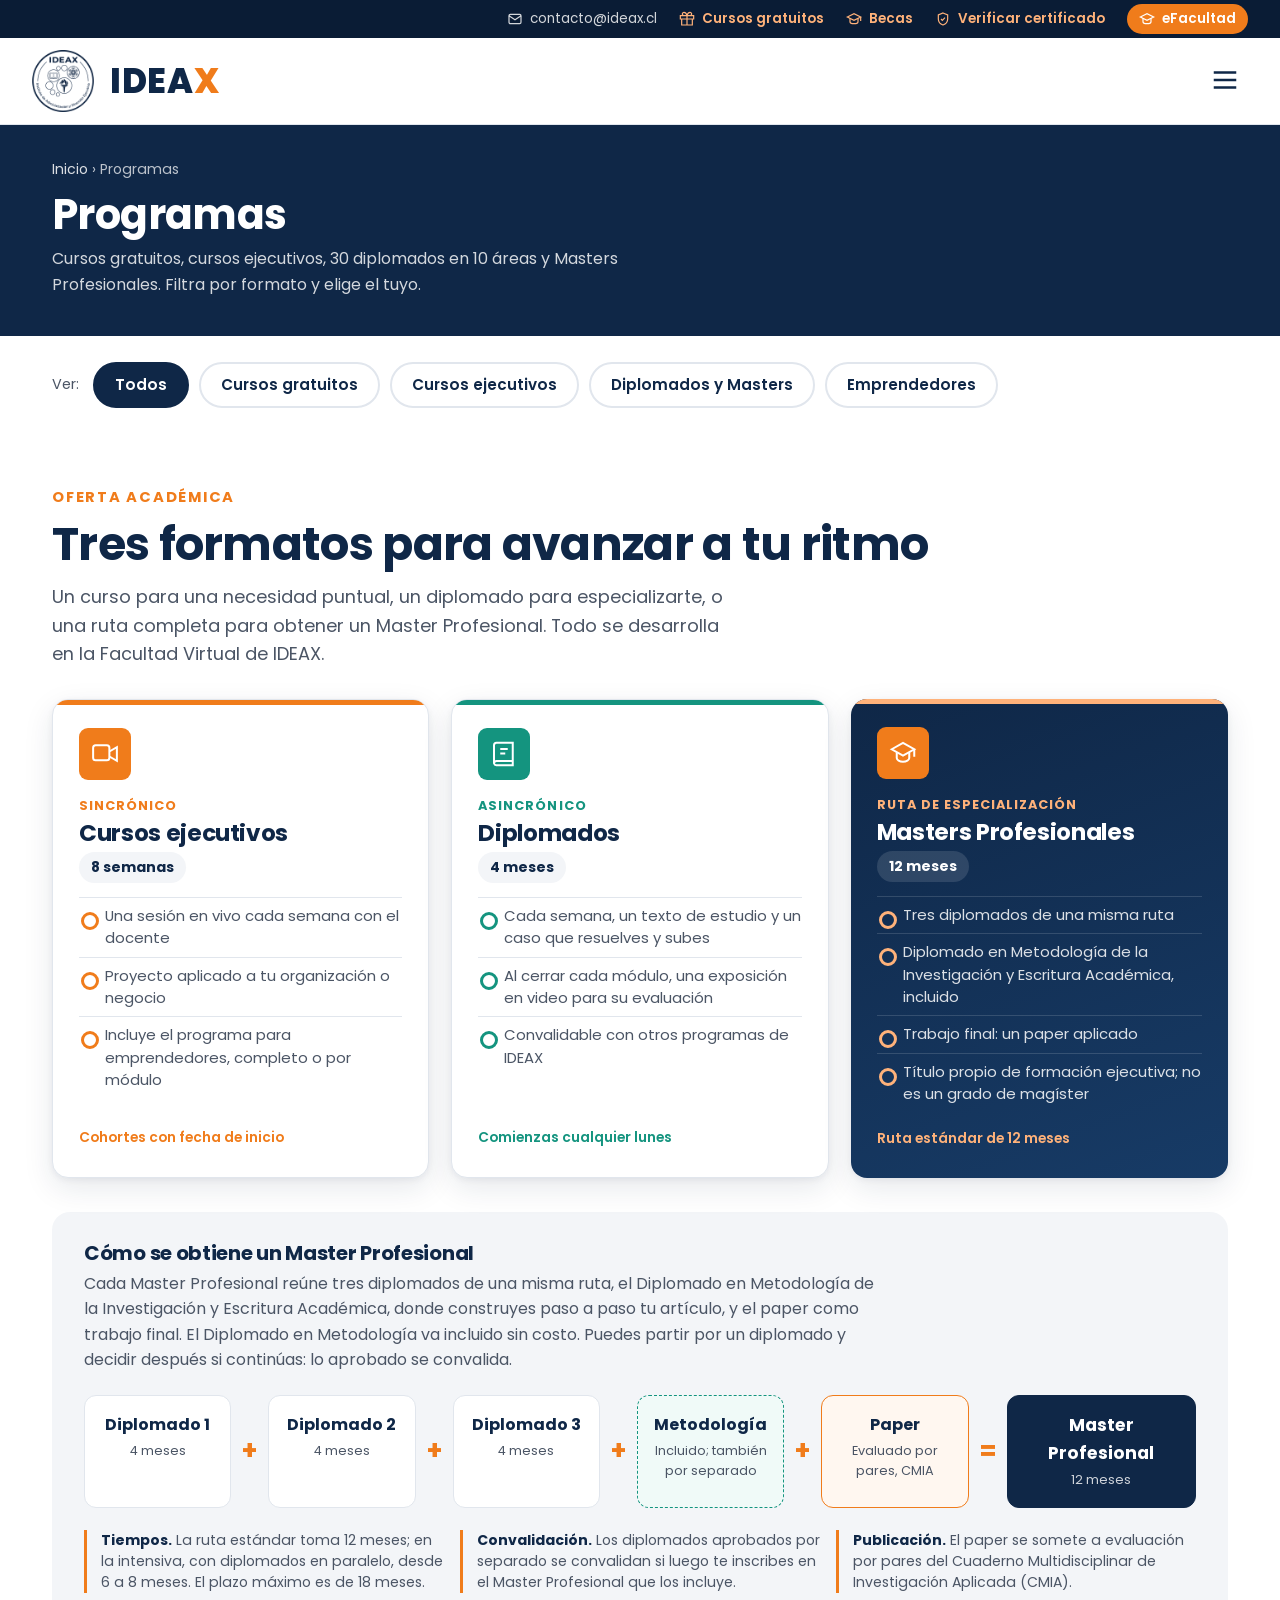
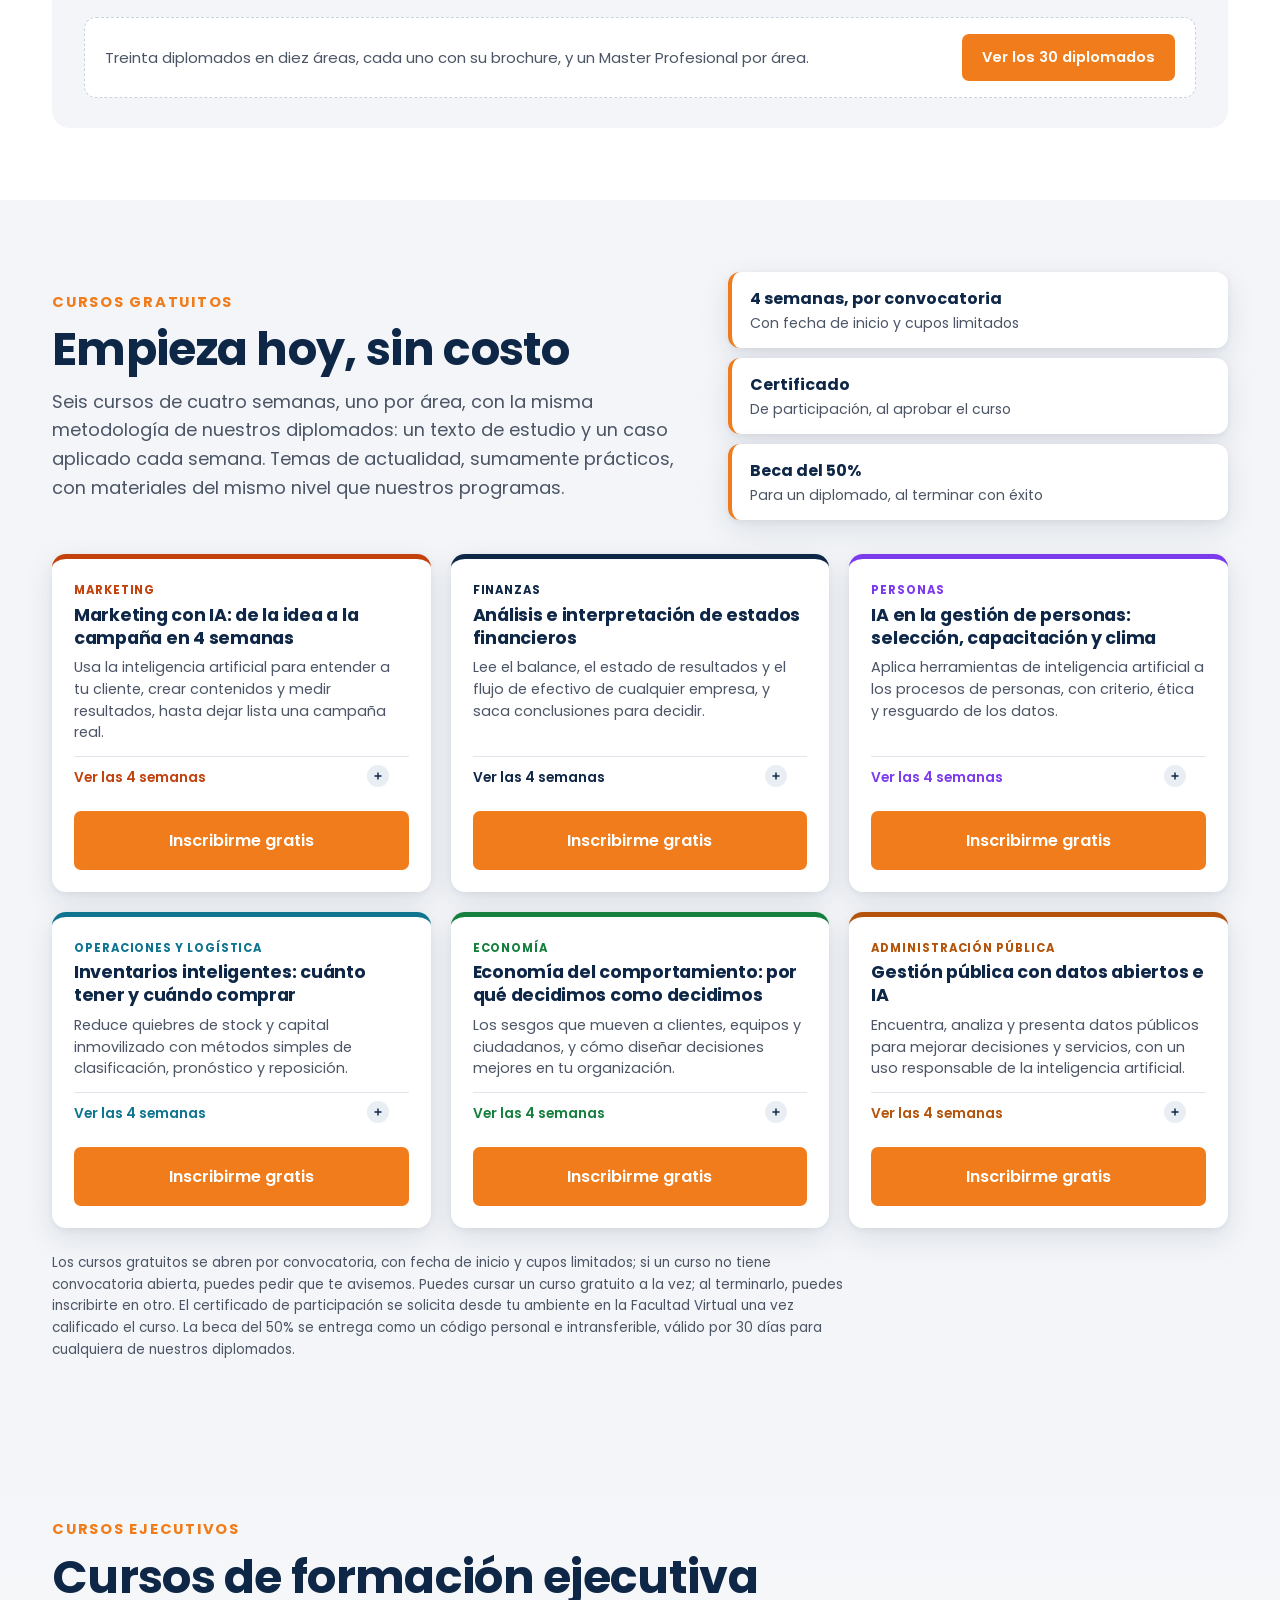
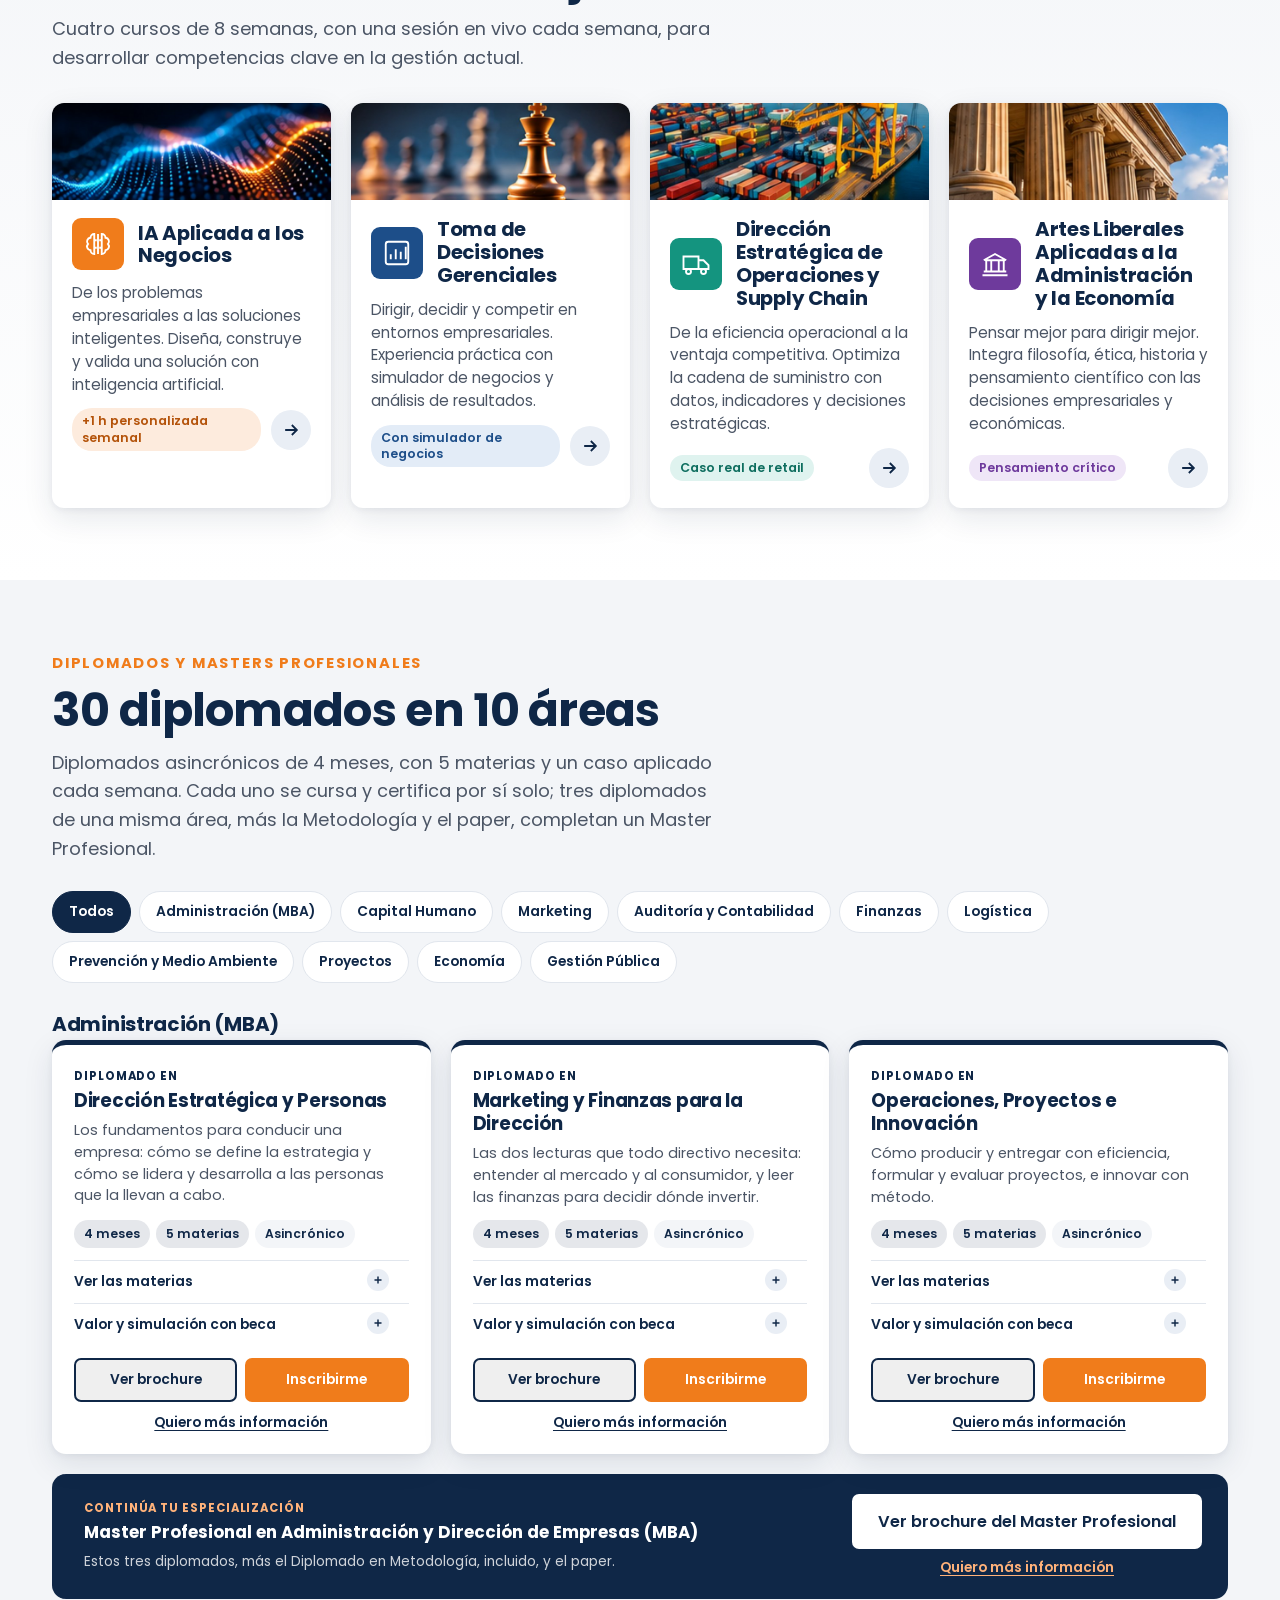
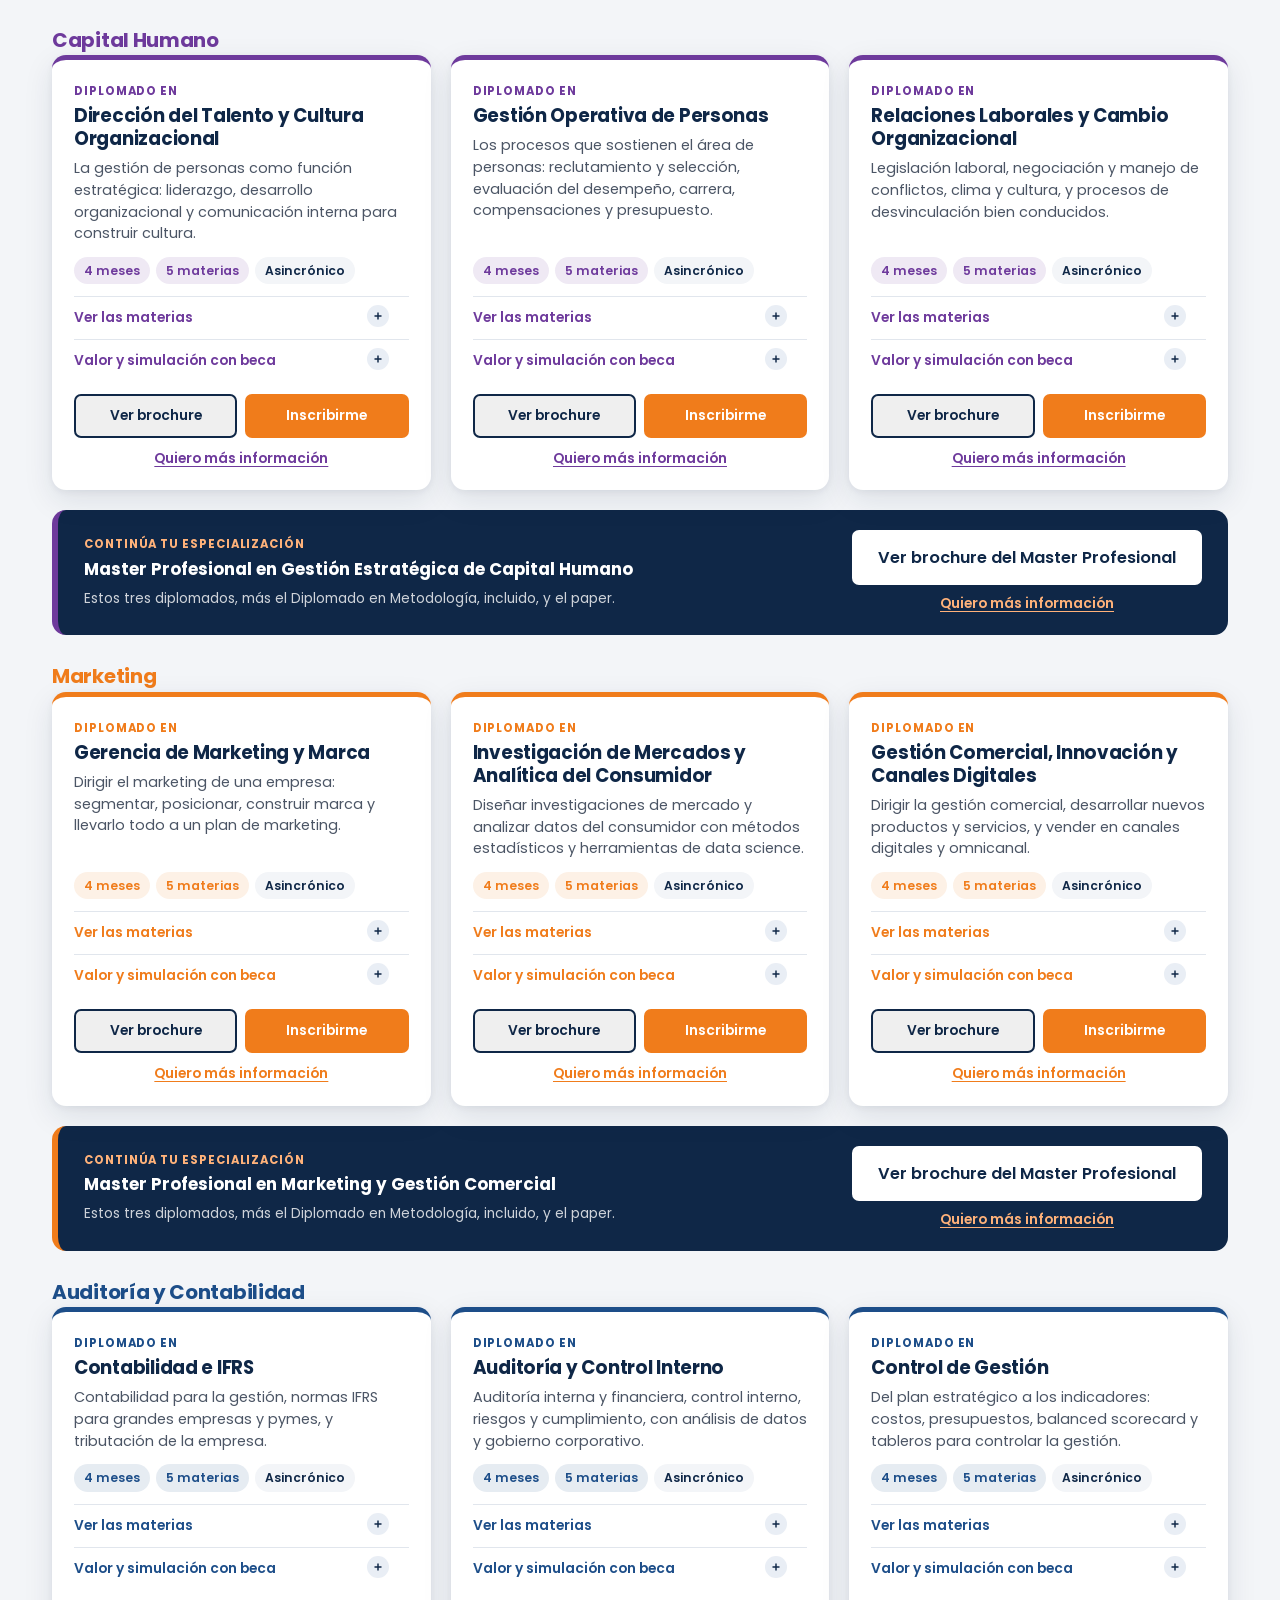
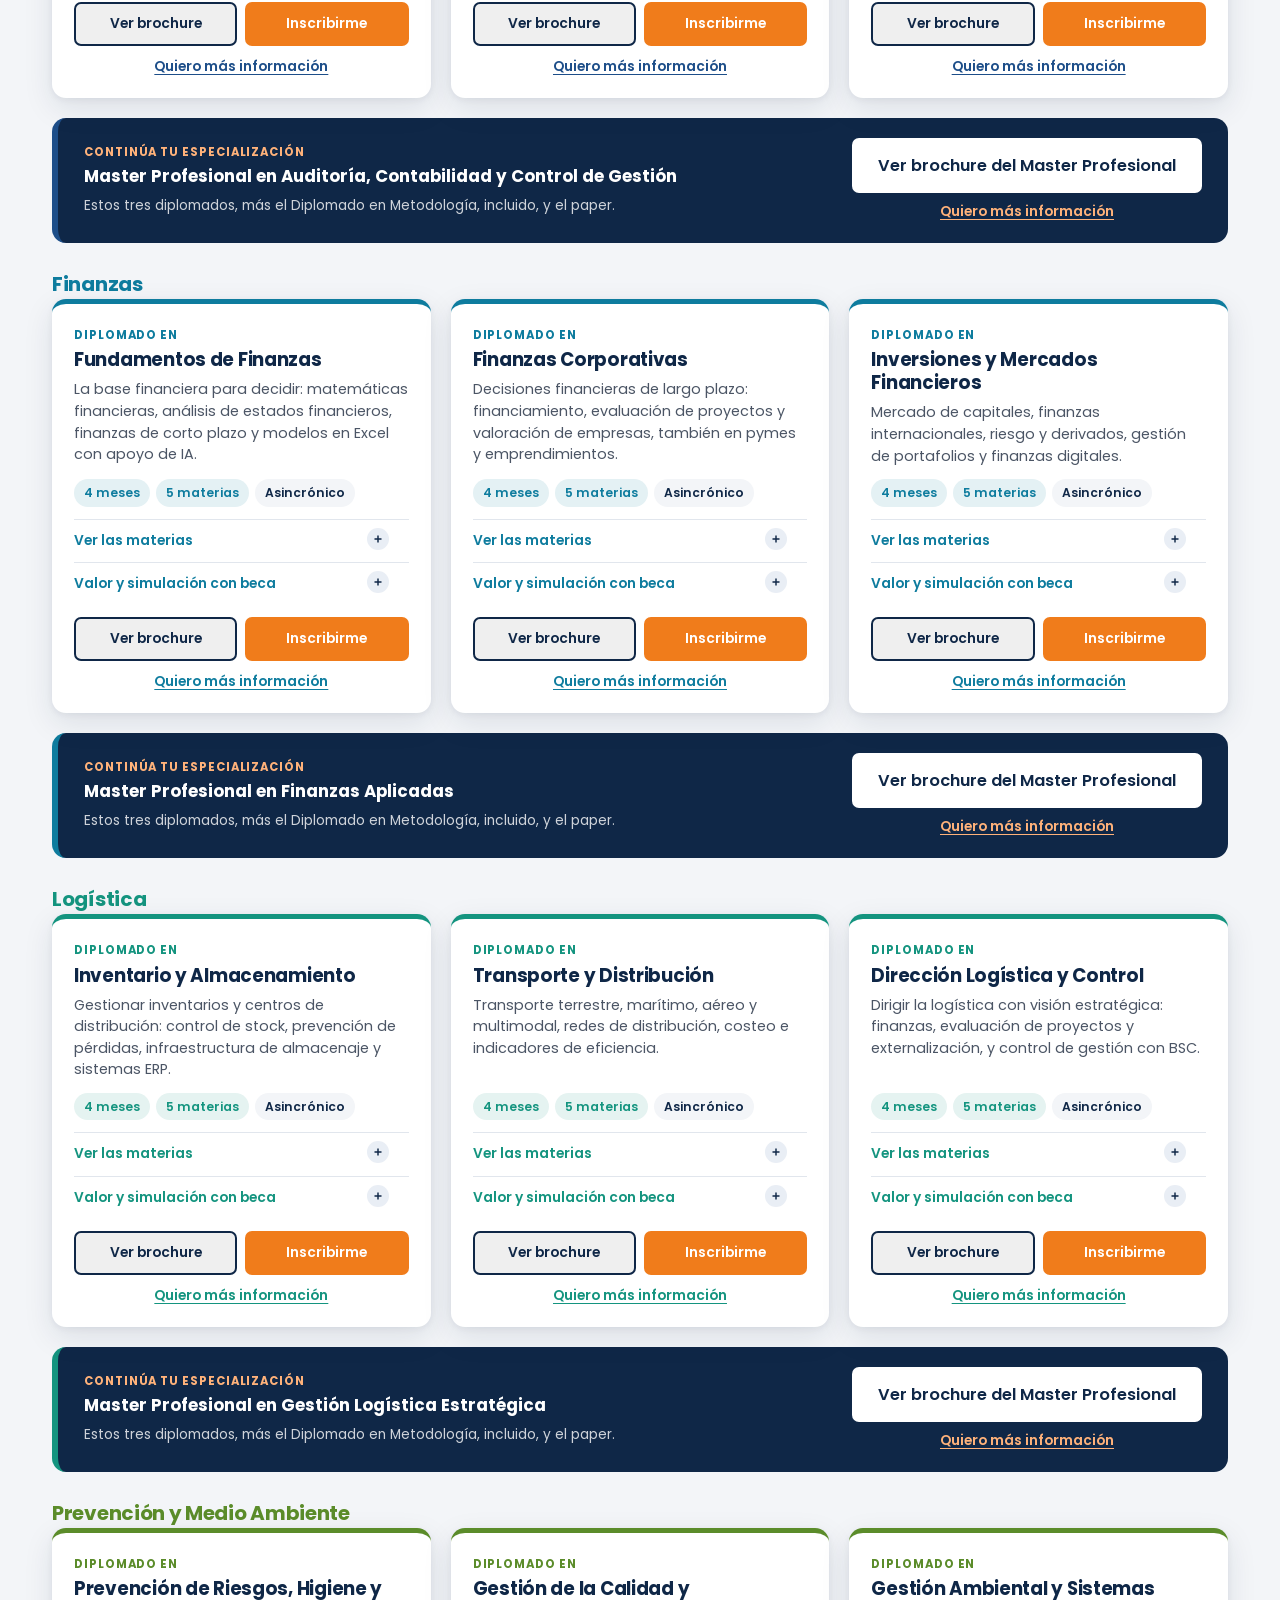
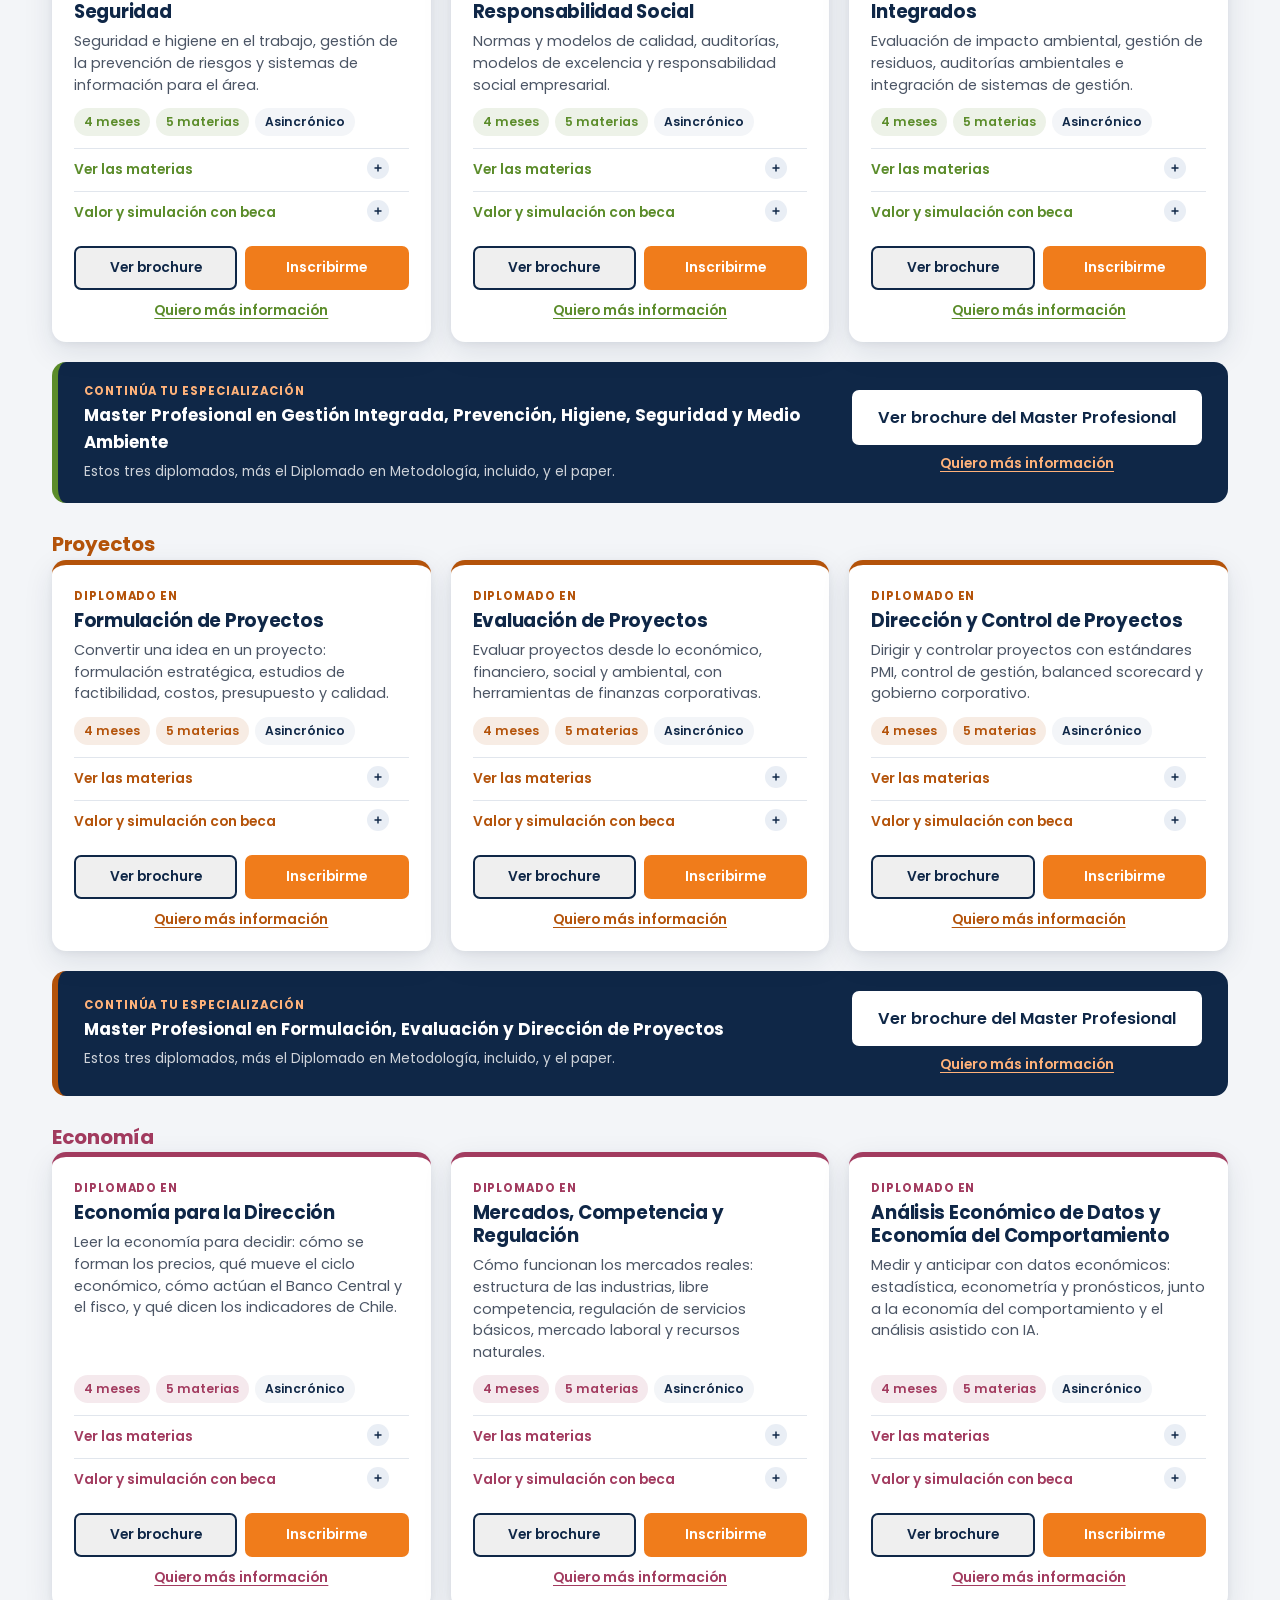
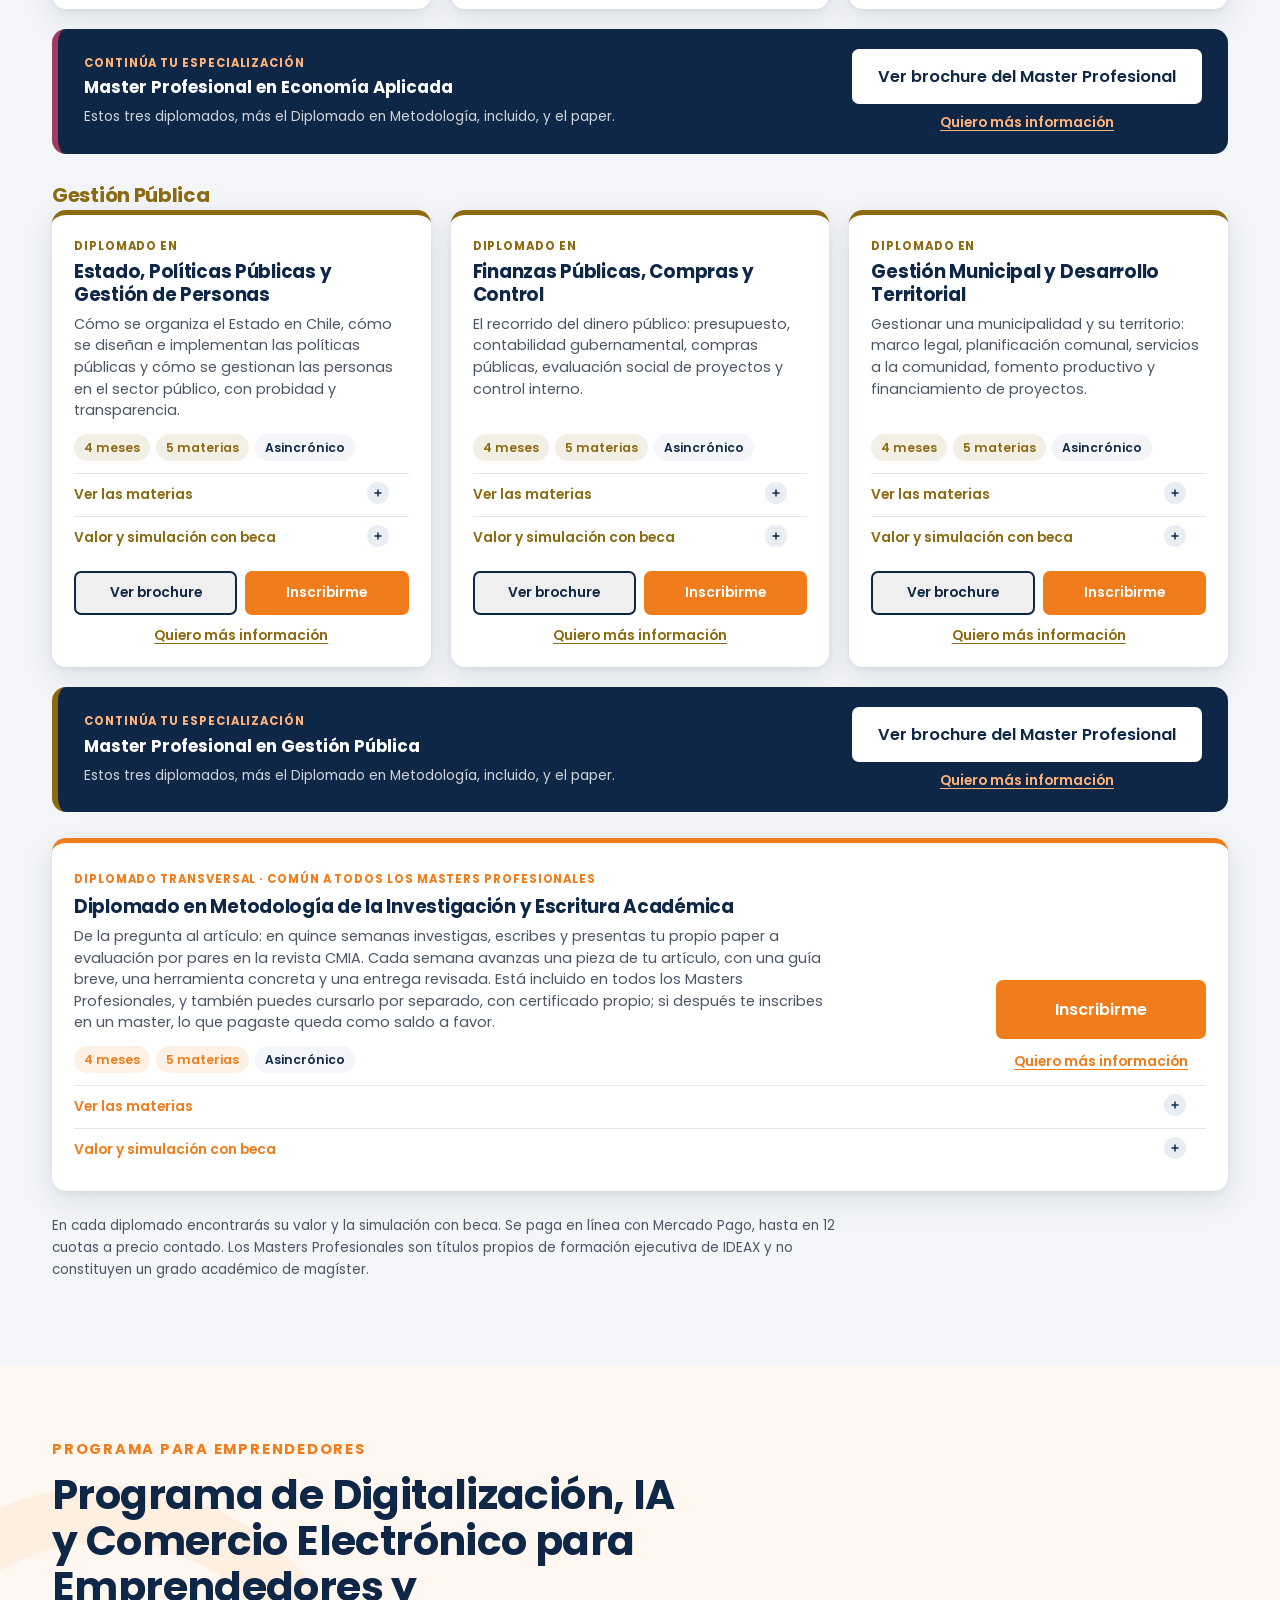
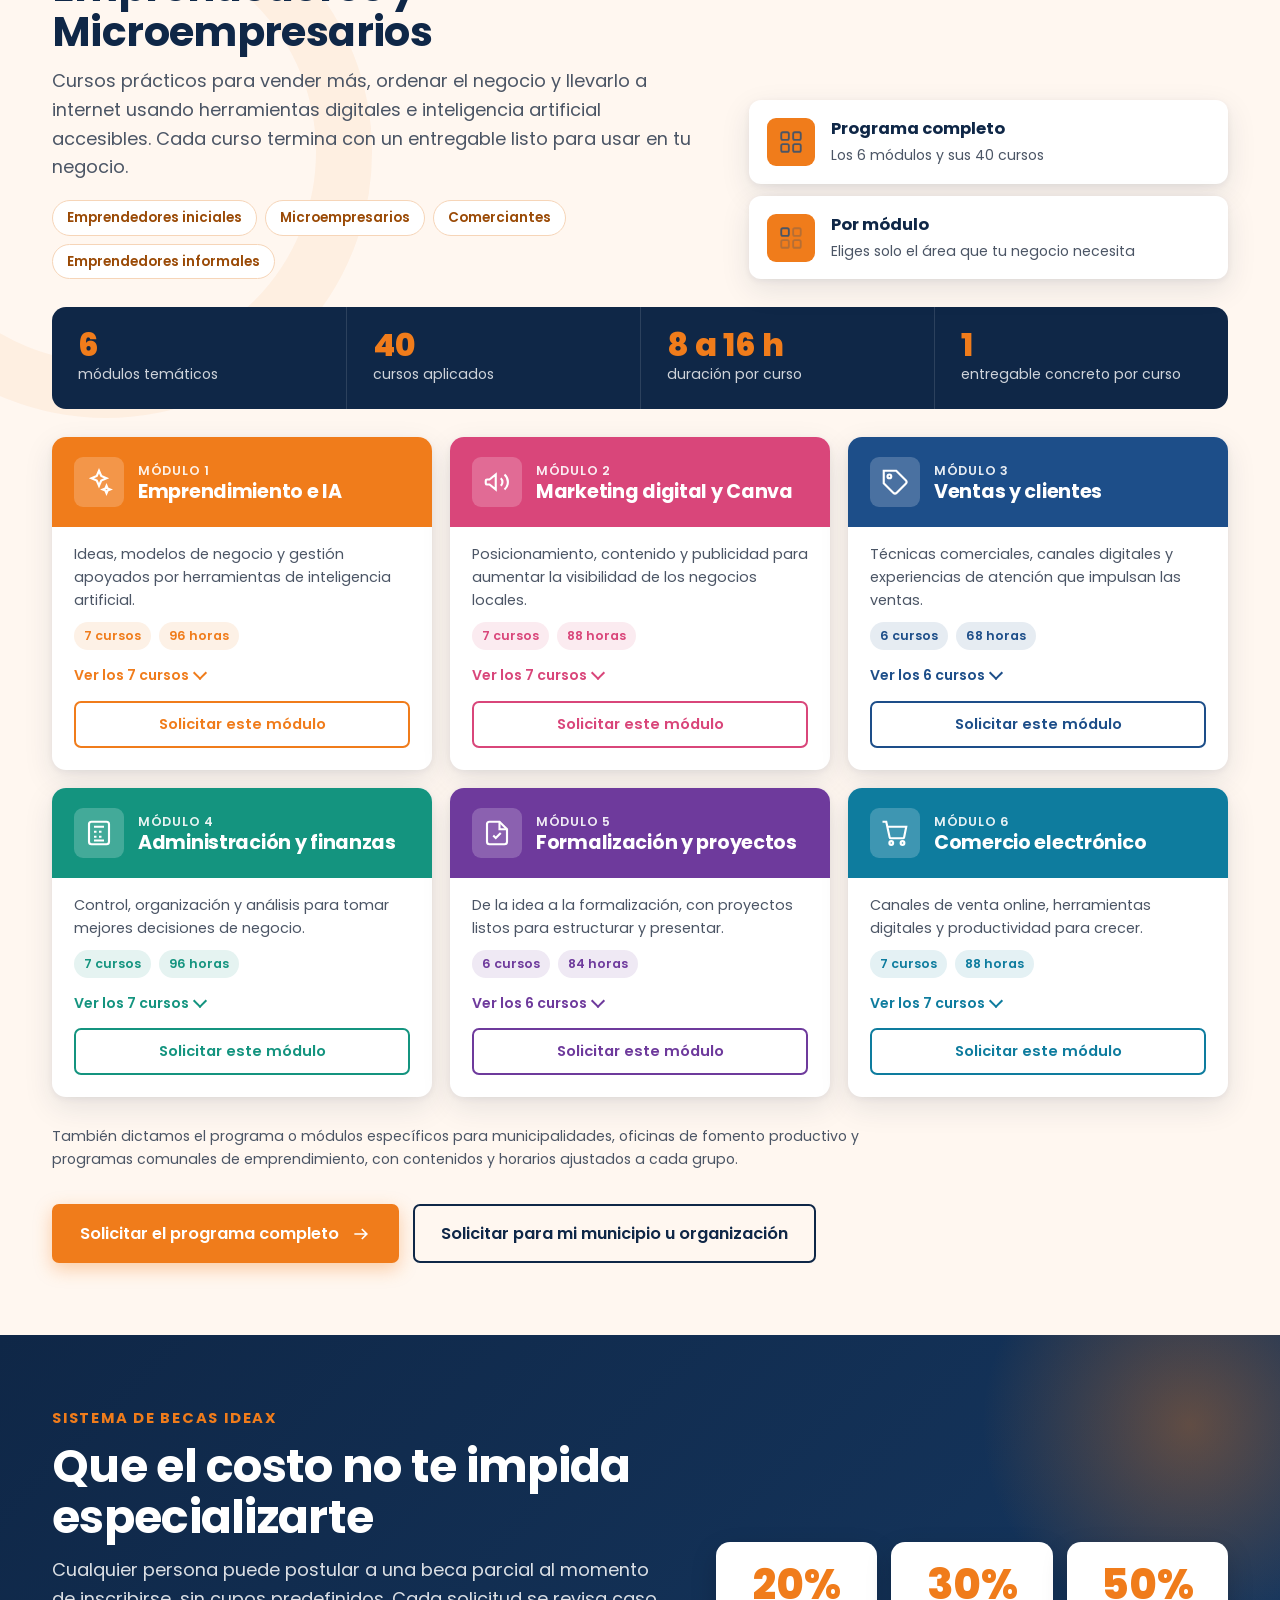
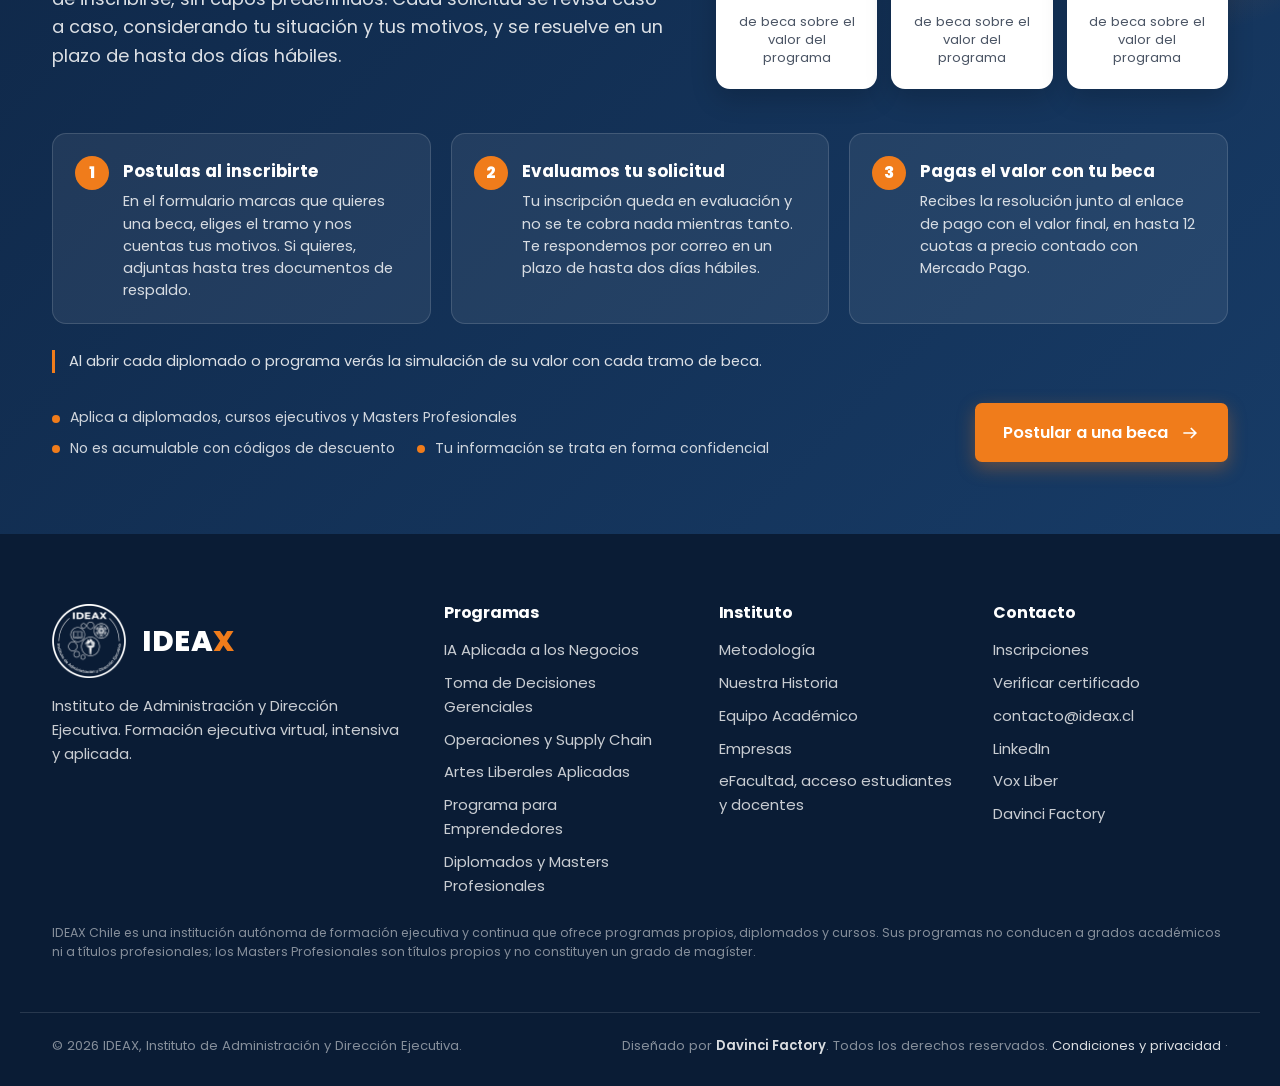
<file: programas/index.html>
<!DOCTYPE html>
<html lang="es-CL">
<head>
<meta charset="utf-8">
<meta name="viewport" content="width=device-width, initial-scale=1">
<title>Programas | IDEAX</title>
<meta name="description" content="Cursos gratuitos, cursos ejecutivos, 30 diplomados en 10 áreas y Masters Profesionales de IDEAX, 100% en línea y con becas parciales.">
<link rel="canonical" href="https://www.ideax.cl/programas/">
<meta property="og:type" content="website">
<meta property="og:site_name" content="IDEAX">
<meta property="og:locale" content="es_CL">
<meta property="og:url" content="https://www.ideax.cl/programas/">
<meta property="og:title" content="Programas | IDEAX">
<meta property="og:description" content="Cursos gratuitos, cursos ejecutivos, 30 diplomados en 10 áreas y Masters Profesionales de IDEAX, 100% en línea y con becas parciales.">
<meta property="og:image" content="https://www.ideax.cl/img/og-ideax.jpg">
<meta property="og:image:width" content="1200">
<meta property="og:image:height" content="630">
<meta name="twitter:card" content="summary_large_image">
<meta name="twitter:image" content="https://www.ideax.cl/img/og-ideax.jpg">
<link rel="icon" href="../img/favicon.png">
<link rel="preconnect" href="https://fonts.googleapis.com">
<link rel="preconnect" href="https://fonts.gstatic.com" crossorigin>
<link href="https://fonts.googleapis.com/css2?family=Poppins:wght@400;500;600;700;800&family=Source+Serif+4:ital,wght@0,600;0,700;1,600&display=swap" rel="stylesheet">
<link rel="stylesheet" href="../assets/ideax.css">
</head>
<body class="pagina-interna">

<div class="barra-sup">
  <div class="contenedor">
    <a class="ocultar-movil" id="correo-barra" href="#"><svg viewBox="0 0 24 24" fill="none" stroke="currentColor" stroke-width="1.8"><rect x="3" y="5" width="18" height="14" rx="2"/><path d="M3 7l9 6 9-6"/></svg><span></span></a>
    <a class="destacar" href="./?f=gratuitos"><svg viewBox="0 0 24 24" fill="none" stroke="currentColor" stroke-width="1.8"><path d="M20 12v9H4v-9M2 7h20v5H2zM12 21V7M12 7H7.5a2.5 2.5 0 1 1 0-5C11 2 12 7 12 7zM12 7h4.5a2.5 2.5 0 1 0 0-5C13 2 12 7 12 7z"/></svg>Cursos gratuitos</a>
    <a class="destacar" href="#becas"><svg viewBox="0 0 24 24" fill="none" stroke="currentColor" stroke-width="1.8"><path d="M2 9l10-5 10 5-10 5z"/><path d="M6 11v5c0 1.7 2.7 3 6 3s6-1.3 6-3v-5"/><path d="M22 9v6"/></svg>Becas</a>
    <a class="destacar ocultar-movil" href="../verificar/"><svg viewBox="0 0 24 24" fill="none" stroke="currentColor" stroke-width="1.8"><path d="M12 3l7 3v6c0 4.5-3 7.7-7 9-4-1.3-7-4.5-7-9V6z"/><path d="M9 12l2 2 4-4"/></svg>Verificar certificado</a>
    <a class="efac" href="../efacultad/"><svg viewBox="0 0 24 24" fill="none" stroke="currentColor" stroke-width="1.8"><path d="M2 9l10-5 10 5-10 5z"/><path d="M6 11v5c0 1.7 2.7 3 6 3s6-1.3 6-3v-5"/></svg>eFacultad</a>
  </div>
</div>

<header class="encabezado" id="encabezado">
  <div class="contenedor">
    <a class="marca" href="../" aria-label="IDEAX, ir al inicio">
      <img src="../img/logo-ideax-azul.png" alt="">
      <span class="marca-nombre">IDEA<span>X</span></span>
      <span class="marca-sub">Instituto de Administración y Dirección Ejecutiva</span>
    </a>
    <button class="hamburguesa" aria-label="Abrir menú" aria-expanded="false" aria-controls="menu">
      <svg width="30" height="30" viewBox="0 0 24 24" fill="none" stroke="currentColor" stroke-width="2"><path d="M3 6h18M3 12h18M3 18h18"/></svg>
    </button>
    <nav class="menu" id="menu" aria-label="Principal">
      <a class="enlace" href="../">Inicio</a>
      <a class="enlace activo" href="./" aria-current="page">Programas</a>
      <a class="enlace" href="./?f=diplomados">Diplomados</a>
      <a class="enlace" href="./?f=emprendedores">Emprendedores</a>
      <a class="enlace" href="../nosotros/">Nosotros</a>
      <a class="enlace" href="../empresas/">Empresas</a>
      <a class="enlace" href="../verificar/">Verificar certificado</a>
      <a class="enlace" href="../preguntas/">Preguntas</a>
      <a class="btn btn-efac" href="../efacultad/">eFacultad</a>
      <a class="btn btn-naranja" href="../inscripcion/">Inscripciones
        <svg viewBox="0 0 24 24" fill="none" stroke="currentColor" stroke-width="2"><path d="M14 4h6v6M20 4l-9 9M18 14v5a1 1 0 0 1-1 1H5a1 1 0 0 1-1-1V7a1 1 0 0 1 1-1h5"/></svg>
      </a>
    </nav>
  </div>
</header>

<main id="inicio">

<section class="cabeza-pagina">
  <div class="contenedor">
    <p class="ruta"><a href="../">Inicio</a> › <span>Programas</span></p>
    <h1>Programas</h1>
    <p>Cursos gratuitos, cursos ejecutivos, 30 diplomados en 10 áreas y Masters Profesionales. Filtra por formato y elige el tuyo.</p>
  </div>
</section>

<div class="contenedor">
  <div class="filtro-formatos" id="filtro-formatos" role="group" aria-label="Filtrar por formato">
    <span>Ver:</span>
    <button type="button" data-f="todos" class="activo" aria-pressed="true">Todos</button>
    <button type="button" data-f="gratuitos" aria-pressed="false">Cursos gratuitos</button>
    <button type="button" data-f="ejecutivos" aria-pressed="false">Cursos ejecutivos</button>
    <button type="button" data-f="diplomados" aria-pressed="false">Diplomados y Masters</button>
    <button type="button" data-f="emprendedores" aria-pressed="false">Emprendedores</button>
  </div>
</div>

<section data-formato="intro" class="seccion rutas" id="formatos">
  <div class="contenedor">
    <span class="ceja">Oferta académica</span>
    <h2 class="titulo">Tres formatos para avanzar a tu ritmo</h2>
    <p class="bajada">Un curso para una necesidad puntual, un diplomado para especializarte, o una ruta completa para obtener un Master Profesional. Todo se desarrolla en la Facultad Virtual de IDEAX.</p>

    <span class="desliza">Desliza para ver más</span>
    <div class="formatos">
      <article class="formato" style="--c:#F07C1B">
        <span class="icono"><svg viewBox="0 0 24 24" fill="none" stroke="currentColor" stroke-width="1.6"><rect x="2.5" y="5" width="13" height="12" rx="2"/><path d="M15.5 10l6-3.5v11l-6-3.5"/></svg></span>
        <small>Sincrónico</small>
        <h3>Cursos ejecutivos</h3>
        <span class="dur">8 semanas</span>
        <ul>
          <li>Una sesión en vivo cada semana con el docente</li>
          <li>Proyecto aplicado a tu organización o negocio</li>
          <li>Incluye el programa para emprendedores, completo o por módulo</li>
        </ul>
        <div class="pie-formato">Cohortes con fecha de inicio</div>
      </article>
      <article class="formato" style="--c:#14947F">
        <span class="icono"><svg viewBox="0 0 24 24" fill="none" stroke="currentColor" stroke-width="1.6"><path d="M4 19.5V5a2 2 0 0 1 2-2h13v18H6a2 2 0 0 1-2-1.5zM4 19.5A2 2 0 0 1 6 17.5h13"/><path d="M9 8h6M9 11.5h4"/></svg></span>
        <small>Asincrónico</small>
        <h3>Diplomados</h3>
        <span class="dur">4 meses</span>
        <ul>
          <li>Cada semana, un texto de estudio y un caso que resuelves y subes</li>
          <li>Al cerrar cada módulo, una exposición en video para su evaluación</li>
          <li>Convalidable con otros programas de IDEAX</li>
        </ul>
        <div class="pie-formato">Comienzas cualquier lunes</div>
      </article>
      <article class="formato formato-master" style="--c:#FFB27A">
        <span class="icono" style="background:var(--naranja)"><svg viewBox="0 0 24 24" fill="none" stroke="currentColor" stroke-width="1.6"><path d="M3 9l9-5 9 5-9 5z"/><path d="M7 11.5V16c0 1.5 2.2 3 5 3s5-1.5 5-3v-4.5M21 9v6"/></svg></span>
        <small>Ruta de especialización</small>
        <h3>Masters Profesionales</h3>
        <span class="dur">12 meses</span>
        <ul>
          <li>Tres diplomados de una misma ruta</li>
          <li>Diplomado en Metodología de la Investigación y Escritura Académica, incluido</li>
          <li>Trabajo final: un paper aplicado</li>
          <li>Título propio de formación ejecutiva; no es un grado de magíster</li>
        </ul>
        <div class="pie-formato">Ruta estándar de 12 meses</div>
      </article>
    </div>

    <div class="ruta-master">
      <h3>Cómo se obtiene un Master Profesional</h3>
      <p>Cada Master Profesional reúne tres diplomados de una misma ruta, el Diplomado en Metodología de la Investigación y Escritura Académica, donde construyes paso a paso tu artículo, y el paper como trabajo final. El Diplomado en Metodología va incluido sin costo. Puedes partir por un diplomado y decidir después si continúas: lo aprobado se convalida.</p>
      <div class="ecuacion">
        <div class="pieza"><b>Diplomado 1</b><span>4 meses</span></div>
        <div class="op">+</div>
        <div class="pieza"><b>Diplomado 2</b><span>4 meses</span></div>
        <div class="op">+</div>
        <div class="pieza"><b>Diplomado 3</b><span>4 meses</span></div>
        <div class="op">+</div>
        <div class="pieza met"><b>Metodología</b><span>Incluido; también por separado</span></div>
        <div class="op">+</div>
        <div class="pieza paper"><b>Paper</b><span>Evaluado por pares, CMIA</span></div>
        <div class="op">=</div>
        <div class="pieza total"><b>Master Profesional</b><span>12 meses</span></div>
      </div>
      <div class="notas-ruta">
        <div><b>Tiempos.</b> La ruta estándar toma 12 meses; en la intensiva, con diplomados en paralelo, desde 6 a 8 meses. El plazo máximo es de 18 meses.</div>
        <div><b>Convalidación.</b> Los diplomados aprobados por separado se convalidan si luego te inscribes en el Master Profesional que los incluye.</div>
        <div><b>Publicación.</b> El paper se somete a evaluación por pares del Cuaderno Multidisciplinar de Investigación Aplicada (CMIA).</div>
      </div>
      <div class="aviso-parrilla">
        <p>Treinta diplomados en diez áreas, cada uno con su brochure, y un Master Profesional por área.</p>
        <a class="btn btn-naranja" href="#diplomados">Ver los 30 diplomados</a>
        <a class="btn btn-blanco-borde bro-pdf" data-bro="catalogo" target="_blank" rel="noopener" hidden>Descargar el catálogo completo (PDF)</a>
      </div>
    </div>
  </div>
</section>

<section data-formato="gratuitos" class="seccion gratuitos" id="gratuitos">
  <div class="contenedor">
    <div class="gratis-cabeza revela">
      <div>
        <span class="ceja">Cursos gratuitos</span>
        <h2 class="titulo">Empieza hoy, sin costo</h2>
        <p class="bajada">Seis cursos de cuatro semanas, uno por área, con la misma metodología de nuestros diplomados: un texto de estudio y un caso aplicado cada semana. Temas de actualidad, sumamente prácticos, con materiales del mismo nivel que nuestros programas.</p>
      </div>
      <ul class="gratis-claves">
        <li><b>4 semanas, por convocatoria</b>Con fecha de inicio y cupos limitados</li>
        <li><b>Certificado</b>De participación, al aprobar el curso</li>
        <li><b>Beca del 50%</b>Para un diplomado, al terminar con éxito</li>
      </ul>
    </div>
    <span class="desliza">Desliza para ver los seis cursos</span>
    <div class="grilla-gratis">
      <article class="gratis" style="--c:#C2410C">
        <small>Marketing</small><h3>Marketing con IA: de la idea a la campaña en 4 semanas</h3>
        <p>Usa la inteligencia artificial para entender a tu cliente, crear contenidos y medir resultados, hasta dejar lista una campaña real.</p>
        <span class="conv-estado" data-conv="g1"></span>
        <details class="dip-materias"><summary>Ver las 4 semanas</summary><ol><li>Cliente y propuesta de valor con IA</li><li>Contenidos y piezas con IA generativa</li><li>Pauta digital y segmentación</li><li>Medición y mejora de la campaña</li></ol></details>
        <a class="btn btn-naranja" href="../inscripcion/" data-preseleccion="g1">Inscribirme gratis</a>
        <a class="dip-info bro-pdf" data-bro="g1" target="_blank" rel="noopener" hidden>Descargar brochure (PDF)</a>
      </article>
      <article class="gratis" style="--c:#0F2747">
        <small>Finanzas</small><h3>Análisis e interpretación de estados financieros</h3>
        <p>Lee el balance, el estado de resultados y el flujo de efectivo de cualquier empresa, y saca conclusiones para decidir.</p>
        <span class="conv-estado" data-conv="g2"></span>
        <details class="dip-materias"><summary>Ver las 4 semanas</summary><ol><li>Balance y estado de resultados</li><li>Flujo de efectivo: de dónde viene y a dónde va la caja</li><li>Indicadores de liquidez, endeudamiento y rentabilidad</li><li>Diagnóstico financiero de una empresa real</li></ol></details>
        <a class="btn btn-naranja" href="../inscripcion/" data-preseleccion="g2">Inscribirme gratis</a>
        <a class="dip-info bro-pdf" data-bro="g2" target="_blank" rel="noopener" hidden>Descargar brochure (PDF)</a>
      </article>
      <article class="gratis" style="--c:#7C3AED">
        <small>Personas</small><h3>IA en la gestión de personas: selección, capacitación y clima</h3>
        <p>Aplica herramientas de inteligencia artificial a los procesos de personas, con criterio, ética y resguardo de los datos.</p>
        <span class="conv-estado" data-conv="g3"></span>
        <details class="dip-materias"><summary>Ver las 4 semanas</summary><ol><li>Selección con IA: perfiles, filtros y sesgos</li><li>Capacitación personalizada</li><li>Clima organizacional: encuestas y análisis de comentarios</li><li>Ética, privacidad y uso responsable</li></ol></details>
        <a class="btn btn-naranja" href="../inscripcion/" data-preseleccion="g3">Inscribirme gratis</a>
        <a class="dip-info bro-pdf" data-bro="g3" target="_blank" rel="noopener" hidden>Descargar brochure (PDF)</a>
      </article>
      <article class="gratis" style="--c:#0E7490">
        <small>Operaciones y logística</small><h3>Inventarios inteligentes: cuánto tener y cuándo comprar</h3>
        <p>Reduce quiebres de stock y capital inmovilizado con métodos simples de clasificación, pronóstico y reposición.</p>
        <span class="conv-estado" data-conv="g4"></span>
        <details class="dip-materias"><summary>Ver las 4 semanas</summary><ol><li>Clasificación ABC y costo del inventario</li><li>Pronóstico de la demanda</li><li>Cuánto pedir y cuándo: punto de reorden y stock de seguridad</li><li>Indicadores y tablero de inventario</li></ol></details>
        <a class="btn btn-naranja" href="../inscripcion/" data-preseleccion="g4">Inscribirme gratis</a>
        <a class="dip-info bro-pdf" data-bro="g4" target="_blank" rel="noopener" hidden>Descargar brochure (PDF)</a>
      </article>
      <article class="gratis" style="--c:#15803D">
        <small>Economía</small><h3>Economía del comportamiento: por qué decidimos como decidimos</h3>
        <p>Los sesgos que mueven a clientes, equipos y ciudadanos, y cómo diseñar decisiones mejores en tu organización.</p>
        <span class="conv-estado" data-conv="g5"></span>
        <details class="dip-materias"><summary>Ver las 4 semanas</summary><ol><li>Sesgos y atajos mentales</li><li>Precios, anclas y marcos</li><li>Empujones en empresas y políticas públicas</li><li>Diseñar una intervención y medir su efecto</li></ol></details>
        <a class="btn btn-naranja" href="../inscripcion/" data-preseleccion="g5">Inscribirme gratis</a>
        <a class="dip-info bro-pdf" data-bro="g5" target="_blank" rel="noopener" hidden>Descargar brochure (PDF)</a>
      </article>
      <article class="gratis" style="--c:#B45309">
        <small>Administración pública</small><h3>Gestión pública con datos abiertos e IA</h3>
        <p>Encuentra, analiza y presenta datos públicos para mejorar decisiones y servicios, con un uso responsable de la inteligencia artificial.</p>
        <span class="conv-estado" data-conv="g6"></span>
        <details class="dip-materias"><summary>Ver las 4 semanas</summary><ol><li>Datos abiertos del Estado: dónde están y cómo leerlos</li><li>Análisis y visualización para decidir</li><li>IA en el servicio público: usos y límites</li><li>Propuesta de mejora basada en datos</li></ol></details>
        <a class="btn btn-naranja" href="../inscripcion/" data-preseleccion="g6">Inscribirme gratis</a>
        <a class="dip-info bro-pdf" data-bro="g6" target="_blank" rel="noopener" hidden>Descargar brochure (PDF)</a>
      </article>
    </div>
    <p class="nota-masters">Los cursos gratuitos se abren por convocatoria, con fecha de inicio y cupos limitados; si un curso no tiene convocatoria abierta, puedes pedir que te avisemos. Puedes cursar un curso gratuito a la vez; al terminarlo, puedes inscribirte en otro. El certificado de participación se solicita desde tu ambiente en la Facultad Virtual una vez calificado el curso. La beca del 50% se entrega como un código personal e intransferible, válido por 30 días para cualquiera de nuestros diplomados.</p>
  </div>
</section>

<section data-formato="ejecutivos" class="seccion programas" id="programas">
  <div class="contenedor">
    <span class="ceja">Cursos ejecutivos</span>
    <h2 class="titulo">Cursos de formación ejecutiva</h2>
    <p class="bajada">Cuatro cursos de 8 semanas, con una sesión en vivo cada semana, para desarrollar competencias clave en la gestión actual.</p>

    <span class="desliza">Desliza para ver más</span>
    <div class="grilla-programas">
      <article class="programa revela" data-programa="ia" tabindex="0" role="button" aria-label="Ver programa IA Aplicada a los Negocios">
        <div class="programa-foto"><img src="../img/prog-ia.jpg" alt=""></div>
        <div class="programa-cuerpo">
          <div class="programa-titulo">
            <span class="icono" style="background:var(--ia)"><svg viewBox="0 0 24 24" fill="none" stroke="currentColor" stroke-width="1.5"><path d="M9 4a3 3 0 0 0-3 3 3 3 0 0 0-2 5 3 3 0 0 0 2 5 3 3 0 0 0 3 3V4zM15 4a3 3 0 0 1 3 3 3 3 0 0 1 2 5 3 3 0 0 1-2 5 3 3 0 0 1-3 3V4z"/><path d="M9 9h2M13 9h2M9 15h2M13 15h2M12 4v16"/></svg></span>
            <h3>IA Aplicada a los Negocios</h3>
          </div>
          <p>De los problemas empresariales a las soluciones inteligentes. Diseña, construye y valida una solución con inteligencia artificial.</p>
          <span class="conv-estado" data-conv="ia"></span>
          <div class="programa-pie">
            <span class="sello-extra" style="background:#FDEBDD;color:#B4530A">+1 h personalizada semanal</span>
            <span class="flecha" aria-hidden="true"><svg viewBox="0 0 24 24" fill="none" stroke="currentColor" stroke-width="2.2"><path d="M5 12h14M13 6l6 6-6 6"/></svg></span>
          </div>
        </div>
      </article>

      <article class="programa revela" data-programa="td" tabindex="0" role="button" aria-label="Ver programa Toma de Decisiones Gerenciales">
        <div class="programa-foto"><img src="../img/prog-decisiones.jpg" alt=""></div>
        <div class="programa-cuerpo">
          <div class="programa-titulo">
            <span class="icono" style="background:var(--td)"><svg viewBox="0 0 24 24" fill="none" stroke="currentColor" stroke-width="1.5"><rect x="3" y="3" width="18" height="18" rx="2"/><path d="M7 17v-4M11 17V9M15 17v-6M19 17V7"/></svg></span>
            <h3>Toma de Decisiones Gerenciales</h3>
          </div>
          <p>Dirigir, decidir y competir en entornos empresariales. Experiencia práctica con simulador de negocios y análisis de resultados.</p>
          <span class="conv-estado" data-conv="td"></span>
          <div class="programa-pie">
            <span class="sello-extra" style="background:#E3ECF7;color:var(--td)">Con simulador de negocios</span>
            <span class="flecha" aria-hidden="true"><svg viewBox="0 0 24 24" fill="none" stroke="currentColor" stroke-width="2.2"><path d="M5 12h14M13 6l6 6-6 6"/></svg></span>
          </div>
        </div>
      </article>

      <article class="programa revela" data-programa="op" tabindex="0" role="button" aria-label="Ver programa Dirección Estratégica de Operaciones y Supply Chain">
        <div class="programa-foto"><img src="../img/prog-operaciones.jpg" alt=""></div>
        <div class="programa-cuerpo">
          <div class="programa-titulo">
            <span class="icono" style="background:var(--op)"><svg viewBox="0 0 24 24" fill="none" stroke="currentColor" stroke-width="1.5"><path d="M2 6h12v10H2zM14 9h4l4 4v3h-8z"/><circle cx="6" cy="18" r="2"/><circle cx="18" cy="18" r="2"/></svg></span>
            <h3>Dirección Estratégica de Operaciones y Supply Chain</h3>
          </div>
          <p>De la eficiencia operacional a la ventaja competitiva. Optimiza la cadena de suministro con datos, indicadores y decisiones estratégicas.</p>
          <span class="conv-estado" data-conv="op"></span>
          <div class="programa-pie">
            <span class="sello-extra" style="background:#DFF3EF;color:#0E6E5F">Caso real de retail</span>
            <span class="flecha" aria-hidden="true"><svg viewBox="0 0 24 24" fill="none" stroke="currentColor" stroke-width="2.2"><path d="M5 12h14M13 6l6 6-6 6"/></svg></span>
          </div>
        </div>
      </article>

      <article class="programa revela" data-programa="al" tabindex="0" role="button" aria-label="Ver programa Artes Liberales Aplicadas a la Administración y la Economía">
        <div class="programa-foto"><img src="../img/prog-artes.jpg" alt=""></div>
        <div class="programa-cuerpo">
          <div class="programa-titulo">
            <span class="icono" style="background:var(--al)"><svg viewBox="0 0 24 24" fill="none" stroke="currentColor" stroke-width="1.5"><path d="M3 9l9-5 9 5M4 9h16M5 9v9M9 9v9M15 9v9M19 9v9M3 18h18M2 21h20"/></svg></span>
            <h3>Artes Liberales Aplicadas a la Administración y la Economía</h3>
          </div>
          <p>Pensar mejor para dirigir mejor. Integra filosofía, ética, historia y pensamiento científico con las decisiones empresariales y económicas.</p>
          <span class="conv-estado" data-conv="al"></span>
          <div class="programa-pie">
            <span class="sello-extra" style="background:#EFE6F7;color:var(--al)">Pensamiento crítico</span>
            <span class="flecha" aria-hidden="true"><svg viewBox="0 0 24 24" fill="none" stroke="currentColor" stroke-width="2.2"><path d="M5 12h14M13 6l6 6-6 6"/></svg></span>
          </div>
        </div>
      </article>
    </div>
  </div>
</section>

<section data-formato="diplomados" class="seccion masters-sec" id="diplomados">
  <div class="contenedor areas-todas" id="masters">
    <span class="ceja">Diplomados y Masters Profesionales</span>
    <h2 class="titulo">30 diplomados en 10 áreas</h2>
    <p class="bajada">Diplomados asincrónicos de 4 meses, con 5 materias y un caso aplicado cada semana. Cada uno se cursa y certifica por sí solo; tres diplomados de una misma área, más la Metodología y el paper, completan un Master Profesional.</p>
    <div class="area-tabs" role="tablist" aria-label="Áreas"><button type="button" class="area-tab activa" role="tab" aria-selected="true" data-area="todos" style="--c:#0F2747">Todos</button><button type="button" class="area-tab" role="tab" aria-selected="false" data-area="m1" style="--c:#0F2747">Administración (MBA)</button><button type="button" class="area-tab" role="tab" aria-selected="false" data-area="m2" style="--c:#6E3A9C">Capital Humano</button><button type="button" class="area-tab" role="tab" aria-selected="false" data-area="m3" style="--c:#F07C1B">Marketing</button><button type="button" class="area-tab" role="tab" aria-selected="false" data-area="m4" style="--c:#1D4E89">Auditoría y Contabilidad</button><button type="button" class="area-tab" role="tab" aria-selected="false" data-area="m5" style="--c:#0E7C9E">Finanzas</button><button type="button" class="area-tab" role="tab" aria-selected="false" data-area="m6" style="--c:#14947F">Logística</button><button type="button" class="area-tab" role="tab" aria-selected="false" data-area="m7" style="--c:#5B8C2A">Prevención y Medio Ambiente</button><button type="button" class="area-tab" role="tab" aria-selected="false" data-area="m8" style="--c:#B4530A">Proyectos</button><button type="button" class="area-tab" role="tab" aria-selected="false" data-area="m9" style="--c:#A23B5F">Economía</button><button type="button" class="area-tab" role="tab" aria-selected="false" data-area="m10" style="--c:#8C6A12">Gestión Pública</button></div>
      <div class="area-panel activa" role="tabpanel" data-area="m1" style="--c:#0F2747">
        <h3 class="area-titulo">Administración (MBA)</h3>
        <span class="desliza">Desliza para ver los tres diplomados</span>
        <div class="grilla-dips">
        <article class="dip" style="--c:#0F2747">
          <small>Diplomado en</small>
          <h3>Dirección Estratégica y Personas</h3>
          <p>Los fundamentos para conducir una empresa: cómo se define la estrategia y cómo se lidera y desarrolla a las personas que la llevan a cabo.</p>
          <div class="dip-meta"><span>4 meses</span><span>5 materias</span><span>Asincrónico</span></div>
          <details class="dip-materias"><summary>Ver las materias</summary><ol><li>Introducción a los negocios</li><li>Gestión estratégica</li><li>Gestión del capital humano</li><li>Liderazgo y coaching</li><li>Desarrollo organizacional</li></ol></details>
          <div class="dip-acciones"><button type="button" class="btn btn-noche" data-dip="m1-d1">Ver brochure</button><a class="btn btn-naranja" href="../inscripcion/" data-preseleccion="m1-d1">Inscribirme</a></div>
          <a class="dip-info" href="../inscripcion/" data-info="m1-d1">Quiero más información</a>
        </article>
        <article class="dip" style="--c:#0F2747">
          <small>Diplomado en</small>
          <h3>Marketing y Finanzas para la Dirección</h3>
          <p>Las dos lecturas que todo directivo necesita: entender al mercado y al consumidor, y leer las finanzas para decidir dónde invertir.</p>
          <div class="dip-meta"><span>4 meses</span><span>5 materias</span><span>Asincrónico</span></div>
          <details class="dip-materias"><summary>Ver las materias</summary><ol><li>Introducción a la ciencia del mercado</li><li>Investigación de mercado y conducta del consumidor</li><li>Marketing digital</li><li>Economía y gestión financiera</li><li>Finanzas corporativas</li></ol></details>
          <div class="dip-acciones"><button type="button" class="btn btn-noche" data-dip="m1-d2">Ver brochure</button><a class="btn btn-naranja" href="../inscripcion/" data-preseleccion="m1-d2">Inscribirme</a></div>
          <a class="dip-info" href="../inscripcion/" data-info="m1-d2">Quiero más información</a>
        </article>
        <article class="dip" style="--c:#0F2747">
          <small>Diplomado en</small>
          <h3>Operaciones, Proyectos e Innovación</h3>
          <p>Cómo producir y entregar con eficiencia, formular y evaluar proyectos, e innovar con método.</p>
          <div class="dip-meta"><span>4 meses</span><span>5 materias</span><span>Asincrónico</span></div>
          <details class="dip-materias"><summary>Ver las materias</summary><ol><li>Gestión de operaciones</li><li>Logística</li><li>Project management</li><li>Evaluación de proyectos</li><li>Innovar y emprender</li></ol></details>
          <div class="dip-acciones"><button type="button" class="btn btn-noche" data-dip="m1-d3">Ver brochure</button><a class="btn btn-naranja" href="../inscripcion/" data-preseleccion="m1-d3">Inscribirme</a></div>
          <a class="dip-info" href="../inscripcion/" data-info="m1-d3">Quiero más información</a>
        </article>
        </div>
        <div class="area-master">
          <div><small>Continúa tu especialización</small><b>Master Profesional en Administración y Dirección de Empresas (MBA)</b><span>Estos tres diplomados, más el Diplomado en Metodología, incluido, y el paper.</span></div>
          <div class="area-master-acc"><button type="button" class="btn btn-blanco" data-master-bro="m1">Ver brochure del Master Profesional</button><a class="dip-info claro" href="../inscripcion/" data-info="m1">Quiero más información</a></div>
        </div>
      </div>
      <div class="area-panel activa" role="tabpanel" data-area="m2" style="--c:#6E3A9C">
        <h3 class="area-titulo">Capital Humano</h3>
        <span class="desliza">Desliza para ver los tres diplomados</span>
        <div class="grilla-dips">
        <article class="dip" style="--c:#6E3A9C">
          <small>Diplomado en</small>
          <h3>Dirección del Talento y Cultura Organizacional</h3>
          <p>La gestión de personas como función estratégica: liderazgo, desarrollo organizacional y comunicación interna para construir cultura.</p>
          <div class="dip-meta"><span>4 meses</span><span>5 materias</span><span>Asincrónico</span></div>
          <details class="dip-materias"><summary>Ver las materias</summary><ol><li>Gestión del capital humano</li><li>Dirección estratégica</li><li>Liderazgo y coaching</li><li>Desarrollo organizacional</li><li>Comunicación organizacional</li></ol></details>
          <div class="dip-acciones"><button type="button" class="btn btn-noche" data-dip="m2-d1">Ver brochure</button><a class="btn btn-naranja" href="../inscripcion/" data-preseleccion="m2-d1">Inscribirme</a></div>
          <a class="dip-info" href="../inscripcion/" data-info="m2-d1">Quiero más información</a>
        </article>
        <article class="dip" style="--c:#6E3A9C">
          <small>Diplomado en</small>
          <h3>Gestión Operativa de Personas</h3>
          <p>Los procesos que sostienen el área de personas: reclutamiento y selección, evaluación del desempeño, carrera, compensaciones y presupuesto.</p>
          <div class="dip-meta"><span>4 meses</span><span>5 materias</span><span>Asincrónico</span></div>
          <details class="dip-materias"><summary>Ver las materias</summary><ol><li>Selección y reclutamiento</li><li>Evaluación del desempeño</li><li>Desarrollo de carrera</li><li>Compensación y beneficios</li><li>Presupuesto de RRHH</li></ol></details>
          <div class="dip-acciones"><button type="button" class="btn btn-noche" data-dip="m2-d2">Ver brochure</button><a class="btn btn-naranja" href="../inscripcion/" data-preseleccion="m2-d2">Inscribirme</a></div>
          <a class="dip-info" href="../inscripcion/" data-info="m2-d2">Quiero más información</a>
        </article>
        <article class="dip" style="--c:#6E3A9C">
          <small>Diplomado en</small>
          <h3>Relaciones Laborales y Cambio Organizacional</h3>
          <p>Legislación laboral, negociación y manejo de conflictos, clima y cultura, y procesos de desvinculación bien conducidos.</p>
          <div class="dip-meta"><span>4 meses</span><span>5 materias</span><span>Asincrónico</span></div>
          <details class="dip-materias"><summary>Ver las materias</summary><ol><li>Legislación laboral</li><li>Conflicto y negociación</li><li>Clima organizacional</li><li>Cultura organizacional</li><li>Desvinculación y outplacement</li></ol></details>
          <div class="dip-acciones"><button type="button" class="btn btn-noche" data-dip="m2-d3">Ver brochure</button><a class="btn btn-naranja" href="../inscripcion/" data-preseleccion="m2-d3">Inscribirme</a></div>
          <a class="dip-info" href="../inscripcion/" data-info="m2-d3">Quiero más información</a>
        </article>
        </div>
        <div class="area-master">
          <div><small>Continúa tu especialización</small><b>Master Profesional en Gestión Estratégica de Capital Humano</b><span>Estos tres diplomados, más el Diplomado en Metodología, incluido, y el paper.</span></div>
          <div class="area-master-acc"><button type="button" class="btn btn-blanco" data-master-bro="m2">Ver brochure del Master Profesional</button><a class="dip-info claro" href="../inscripcion/" data-info="m2">Quiero más información</a></div>
        </div>
      </div>
      <div class="area-panel activa" role="tabpanel" data-area="m3" style="--c:#F07C1B">
        <h3 class="area-titulo">Marketing</h3>
        <span class="desliza">Desliza para ver los tres diplomados</span>
        <div class="grilla-dips">
        <article class="dip" style="--c:#F07C1B">
          <small>Diplomado en</small>
          <h3>Gerencia de Marketing y Marca</h3>
          <p>Dirigir el marketing de una empresa: segmentar, posicionar, construir marca y llevarlo todo a un plan de marketing.</p>
          <div class="dip-meta"><span>4 meses</span><span>5 materias</span><span>Asincrónico</span></div>
          <details class="dip-materias"><summary>Ver las materias</summary><ol><li>Gerencia de marketing</li><li>Segmentación y posicionamiento</li><li>Gerencia de marca</li><li>Plan de marketing</li><li>Marketing de consumo y servicios</li></ol></details>
          <div class="dip-acciones"><button type="button" class="btn btn-noche" data-dip="m3-d1">Ver brochure</button><a class="btn btn-naranja" href="../inscripcion/" data-preseleccion="m3-d1">Inscribirme</a></div>
          <a class="dip-info" href="../inscripcion/" data-info="m3-d1">Quiero más información</a>
        </article>
        <article class="dip" style="--c:#F07C1B">
          <small>Diplomado en</small>
          <h3>Investigación de Mercados y Analítica del Consumidor</h3>
          <p>Diseñar investigaciones de mercado y analizar datos del consumidor con métodos estadísticos y herramientas de data science.</p>
          <div class="dip-meta"><span>4 meses</span><span>5 materias</span><span>Asincrónico</span></div>
          <details class="dip-materias"><summary>Ver las materias</summary><ol><li>Inteligencia de mercado</li><li>Métodos estadísticos</li><li>Técnicas de investigación de mercados</li><li>Conducta del consumidor</li><li>Data science</li></ol></details>
          <div class="dip-acciones"><button type="button" class="btn btn-noche" data-dip="m3-d2">Ver brochure</button><a class="btn btn-naranja" href="../inscripcion/" data-preseleccion="m3-d2">Inscribirme</a></div>
          <a class="dip-info" href="../inscripcion/" data-info="m3-d2">Quiero más información</a>
        </article>
        <article class="dip" style="--c:#F07C1B">
          <small>Diplomado en</small>
          <h3>Gestión Comercial, Innovación y Canales Digitales</h3>
          <p>Dirigir la gestión comercial, desarrollar nuevos productos y servicios, y vender en canales digitales y omnicanal.</p>
          <div class="dip-meta"><span>4 meses</span><span>5 materias</span><span>Asincrónico</span></div>
          <details class="dip-materias"><summary>Ver las materias</summary><ol><li>Gerencia comercial</li><li>Desarrollo de nuevos productos</li><li>Desarrollo de nuevos servicios</li><li>eCommerce y omnicanalidad</li><li>Gestión digital y analítica web</li></ol></details>
          <div class="dip-acciones"><button type="button" class="btn btn-noche" data-dip="m3-d3">Ver brochure</button><a class="btn btn-naranja" href="../inscripcion/" data-preseleccion="m3-d3">Inscribirme</a></div>
          <a class="dip-info" href="../inscripcion/" data-info="m3-d3">Quiero más información</a>
        </article>
        </div>
        <div class="area-master">
          <div><small>Continúa tu especialización</small><b>Master Profesional en Marketing y Gestión Comercial</b><span>Estos tres diplomados, más el Diplomado en Metodología, incluido, y el paper.</span></div>
          <div class="area-master-acc"><button type="button" class="btn btn-blanco" data-master-bro="m3">Ver brochure del Master Profesional</button><a class="dip-info claro" href="../inscripcion/" data-info="m3">Quiero más información</a></div>
        </div>
      </div>
      <div class="area-panel activa" role="tabpanel" data-area="m4" style="--c:#1D4E89">
        <h3 class="area-titulo">Auditoría y Contabilidad</h3>
        <span class="desliza">Desliza para ver los tres diplomados</span>
        <div class="grilla-dips">
        <article class="dip" style="--c:#1D4E89">
          <small>Diplomado en</small>
          <h3>Contabilidad e IFRS</h3>
          <p>Contabilidad para la gestión, normas IFRS para grandes empresas y pymes, y tributación de la empresa.</p>
          <div class="dip-meta"><span>4 meses</span><span>5 materias</span><span>Asincrónico</span></div>
          <details class="dip-materias"><summary>Ver las materias</summary><ol><li>Contabilidad para la gestión</li><li>Contabilidades especiales</li><li>IFRS grandes empresas</li><li>IFRS PYMEs</li><li>Tributación para la empresa</li></ol></details>
          <div class="dip-acciones"><button type="button" class="btn btn-noche" data-dip="m4-d1">Ver brochure</button><a class="btn btn-naranja" href="../inscripcion/" data-preseleccion="m4-d1">Inscribirme</a></div>
          <a class="dip-info" href="../inscripcion/" data-info="m4-d1">Quiero más información</a>
        </article>
        <article class="dip" style="--c:#1D4E89">
          <small>Diplomado en</small>
          <h3>Auditoría y Control Interno</h3>
          <p>Auditoría interna y financiera, control interno, riesgos y cumplimiento, con análisis de datos y gobierno corporativo.</p>
          <div class="dip-meta"><span>4 meses</span><span>5 materias</span><span>Asincrónico</span></div>
          <details class="dip-materias"><summary>Ver las materias</summary><ol><li>Auditoría interna y control interno</li><li>Auditoría financiera</li><li>Gestión de riesgos y cumplimiento</li><li>Auditoría con análisis de datos</li><li>Ética y gobierno corporativo</li></ol></details>
          <div class="dip-acciones"><button type="button" class="btn btn-noche" data-dip="m4-d2">Ver brochure</button><a class="btn btn-naranja" href="../inscripcion/" data-preseleccion="m4-d2">Inscribirme</a></div>
          <a class="dip-info" href="../inscripcion/" data-info="m4-d2">Quiero más información</a>
        </article>
        <article class="dip" style="--c:#1D4E89">
          <small>Diplomado en</small>
          <h3>Control de Gestión</h3>
          <p>Del plan estratégico a los indicadores: costos, presupuestos, balanced scorecard y tableros para controlar la gestión.</p>
          <div class="dip-meta"><span>4 meses</span><span>5 materias</span><span>Asincrónico</span></div>
          <details class="dip-materias"><summary>Ver las materias</summary><ol><li>Planificación estratégica</li><li>Costos y presupuestos</li><li>Control de gestión</li><li>Balanced scorecard</li><li>Indicadores y tableros de gestión</li></ol></details>
          <div class="dip-acciones"><button type="button" class="btn btn-noche" data-dip="m4-d3">Ver brochure</button><a class="btn btn-naranja" href="../inscripcion/" data-preseleccion="m4-d3">Inscribirme</a></div>
          <a class="dip-info" href="../inscripcion/" data-info="m4-d3">Quiero más información</a>
        </article>
        </div>
        <div class="area-master">
          <div><small>Continúa tu especialización</small><b>Master Profesional en Auditoría, Contabilidad y Control de Gestión</b><span>Estos tres diplomados, más el Diplomado en Metodología, incluido, y el paper.</span></div>
          <div class="area-master-acc"><button type="button" class="btn btn-blanco" data-master-bro="m4">Ver brochure del Master Profesional</button><a class="dip-info claro" href="../inscripcion/" data-info="m4">Quiero más información</a></div>
        </div>
      </div>
      <div class="area-panel activa" role="tabpanel" data-area="m5" style="--c:#0E7C9E">
        <h3 class="area-titulo">Finanzas</h3>
        <span class="desliza">Desliza para ver los tres diplomados</span>
        <div class="grilla-dips">
        <article class="dip" style="--c:#0E7C9E">
          <small>Diplomado en</small>
          <h3>Fundamentos de Finanzas</h3>
          <p>La base financiera para decidir: matemáticas financieras, análisis de estados financieros, finanzas de corto plazo y modelos en Excel con apoyo de IA.</p>
          <div class="dip-meta"><span>4 meses</span><span>5 materias</span><span>Asincrónico</span></div>
          <details class="dip-materias"><summary>Ver las materias</summary><ol><li>Gerencia de finanzas</li><li>Matemáticas financieras</li><li>Análisis de estados financieros</li><li>Finanzas a corto plazo</li><li>Modelamiento financiero con Excel e IA</li></ol></details>
          <div class="dip-acciones"><button type="button" class="btn btn-noche" data-dip="m5-d1">Ver brochure</button><a class="btn btn-naranja" href="../inscripcion/" data-preseleccion="m5-d1">Inscribirme</a></div>
          <a class="dip-info" href="../inscripcion/" data-info="m5-d1">Quiero más información</a>
        </article>
        <article class="dip" style="--c:#0E7C9E">
          <small>Diplomado en</small>
          <h3>Finanzas Corporativas</h3>
          <p>Decisiones financieras de largo plazo: financiamiento, evaluación de proyectos y valoración de empresas, también en pymes y emprendimientos.</p>
          <div class="dip-meta"><span>4 meses</span><span>5 materias</span><span>Asincrónico</span></div>
          <details class="dip-materias"><summary>Ver las materias</summary><ol><li>Finanzas corporativas</li><li>Finanzas a largo plazo</li><li>Formulación, evaluación y gestión de proyectos</li><li>Valoración de empresas</li><li>Finanzas para pymes y emprendimientos</li></ol></details>
          <div class="dip-acciones"><button type="button" class="btn btn-noche" data-dip="m5-d2">Ver brochure</button><a class="btn btn-naranja" href="../inscripcion/" data-preseleccion="m5-d2">Inscribirme</a></div>
          <a class="dip-info" href="../inscripcion/" data-info="m5-d2">Quiero más información</a>
        </article>
        <article class="dip" style="--c:#0E7C9E">
          <small>Diplomado en</small>
          <h3>Inversiones y Mercados Financieros</h3>
          <p>Mercado de capitales, finanzas internacionales, riesgo y derivados, gestión de portafolios y finanzas digitales.</p>
          <div class="dip-meta"><span>4 meses</span><span>5 materias</span><span>Asincrónico</span></div>
          <details class="dip-materias"><summary>Ver las materias</summary><ol><li>Mercado de capitales e inversiones</li><li>Finanza internacional</li><li>Riesgo financiero y derivados</li><li>Gestión de portafolios</li><li>Fintech y finanzas digitales</li></ol></details>
          <div class="dip-acciones"><button type="button" class="btn btn-noche" data-dip="m5-d3">Ver brochure</button><a class="btn btn-naranja" href="../inscripcion/" data-preseleccion="m5-d3">Inscribirme</a></div>
          <a class="dip-info" href="../inscripcion/" data-info="m5-d3">Quiero más información</a>
        </article>
        </div>
        <div class="area-master">
          <div><small>Continúa tu especialización</small><b>Master Profesional en Finanzas Aplicadas</b><span>Estos tres diplomados, más el Diplomado en Metodología, incluido, y el paper.</span></div>
          <div class="area-master-acc"><button type="button" class="btn btn-blanco" data-master-bro="m5">Ver brochure del Master Profesional</button><a class="dip-info claro" href="../inscripcion/" data-info="m5">Quiero más información</a></div>
        </div>
      </div>
      <div class="area-panel activa" role="tabpanel" data-area="m6" style="--c:#14947F">
        <h3 class="area-titulo">Logística</h3>
        <span class="desliza">Desliza para ver los tres diplomados</span>
        <div class="grilla-dips">
        <article class="dip" style="--c:#14947F">
          <small>Diplomado en</small>
          <h3>Inventario y Almacenamiento</h3>
          <p>Gestionar inventarios y centros de distribución: control de stock, prevención de pérdidas, infraestructura de almacenaje y sistemas ERP.</p>
          <div class="dip-meta"><span>4 meses</span><span>5 materias</span><span>Asincrónico</span></div>
          <details class="dip-materias"><summary>Ver las materias</summary><ol><li>Gestión del inventario</li><li>Prevención de pérdidas</li><li>Gestión de centros de distribución</li><li>Infraestructura del almacenaje</li><li>Sistemas ERP y automatización</li></ol></details>
          <div class="dip-acciones"><button type="button" class="btn btn-noche" data-dip="m6-d1">Ver brochure</button><a class="btn btn-naranja" href="../inscripcion/" data-preseleccion="m6-d1">Inscribirme</a></div>
          <a class="dip-info" href="../inscripcion/" data-info="m6-d1">Quiero más información</a>
        </article>
        <article class="dip" style="--c:#14947F">
          <small>Diplomado en</small>
          <h3>Transporte y Distribución</h3>
          <p>Transporte terrestre, marítimo, aéreo y multimodal, redes de distribución, costeo e indicadores de eficiencia.</p>
          <div class="dip-meta"><span>4 meses</span><span>5 materias</span><span>Asincrónico</span></div>
          <details class="dip-materias"><summary>Ver las materias</summary><ol><li>Transporte terrestre y marítimo</li><li>Transporte aéreo y multimodal</li><li>Transporte y distribución</li><li>Sistemas de costeo</li><li>Indicadores de eficiencia</li></ol></details>
          <div class="dip-acciones"><button type="button" class="btn btn-noche" data-dip="m6-d2">Ver brochure</button><a class="btn btn-naranja" href="../inscripcion/" data-preseleccion="m6-d2">Inscribirme</a></div>
          <a class="dip-info" href="../inscripcion/" data-info="m6-d2">Quiero más información</a>
        </article>
        <article class="dip" style="--c:#14947F">
          <small>Diplomado en</small>
          <h3>Dirección Logística y Control</h3>
          <p>Dirigir la logística con visión estratégica: finanzas, evaluación de proyectos y externalización, y control de gestión con BSC.</p>
          <div class="dip-meta"><span>4 meses</span><span>5 materias</span><span>Asincrónico</span></div>
          <details class="dip-materias"><summary>Ver las materias</summary><ol><li>Gestión logística estratégica</li><li>Gerencia de finanzas</li><li>Formulación, evaluación y gestión de proyectos</li><li>Evaluación de proyectos y externalización</li><li>Control de gestión y BSC</li></ol></details>
          <div class="dip-acciones"><button type="button" class="btn btn-noche" data-dip="m6-d3">Ver brochure</button><a class="btn btn-naranja" href="../inscripcion/" data-preseleccion="m6-d3">Inscribirme</a></div>
          <a class="dip-info" href="../inscripcion/" data-info="m6-d3">Quiero más información</a>
        </article>
        </div>
        <div class="area-master">
          <div><small>Continúa tu especialización</small><b>Master Profesional en Gestión Logística Estratégica</b><span>Estos tres diplomados, más el Diplomado en Metodología, incluido, y el paper.</span></div>
          <div class="area-master-acc"><button type="button" class="btn btn-blanco" data-master-bro="m6">Ver brochure del Master Profesional</button><a class="dip-info claro" href="../inscripcion/" data-info="m6">Quiero más información</a></div>
        </div>
      </div>
      <div class="area-panel activa" role="tabpanel" data-area="m7" style="--c:#5B8C2A">
        <h3 class="area-titulo">Prevención y Medio Ambiente</h3>
        <span class="desliza">Desliza para ver los tres diplomados</span>
        <div class="grilla-dips">
        <article class="dip" style="--c:#5B8C2A">
          <small>Diplomado en</small>
          <h3>Prevención de Riesgos, Higiene y Seguridad</h3>
          <p>Seguridad e higiene en el trabajo, gestión de la prevención de riesgos y sistemas de información para el área.</p>
          <div class="dip-meta"><span>4 meses</span><span>5 materias</span><span>Asincrónico</span></div>
          <details class="dip-materias"><summary>Ver las materias</summary><ol><li>Seguridad en el trabajo</li><li>Higiene en el trabajo</li><li>Gestión de la prevención de riesgos</li><li>Gestión de personas</li><li>Sistemas de información y gestión</li></ol></details>
          <div class="dip-acciones"><button type="button" class="btn btn-noche" data-dip="m7-d1">Ver brochure</button><a class="btn btn-naranja" href="../inscripcion/" data-preseleccion="m7-d1">Inscribirme</a></div>
          <a class="dip-info" href="../inscripcion/" data-info="m7-d1">Quiero más información</a>
        </article>
        <article class="dip" style="--c:#5B8C2A">
          <small>Diplomado en</small>
          <h3>Gestión de la Calidad y Responsabilidad Social</h3>
          <p>Normas y modelos de calidad, auditorías, modelos de excelencia y responsabilidad social empresarial.</p>
          <div class="dip-meta"><span>4 meses</span><span>5 materias</span><span>Asincrónico</span></div>
          <details class="dip-materias"><summary>Ver las materias</summary><ol><li>Modelos y normativa de calidad</li><li>Auditorías de calidad</li><li>Modelos de excelencia</li><li>Responsabilidad social empresarial</li><li>Gestión de proyectos</li></ol></details>
          <div class="dip-acciones"><button type="button" class="btn btn-noche" data-dip="m7-d2">Ver brochure</button><a class="btn btn-naranja" href="../inscripcion/" data-preseleccion="m7-d2">Inscribirme</a></div>
          <a class="dip-info" href="../inscripcion/" data-info="m7-d2">Quiero más información</a>
        </article>
        <article class="dip" style="--c:#5B8C2A">
          <small>Diplomado en</small>
          <h3>Gestión Ambiental y Sistemas Integrados</h3>
          <p>Evaluación de impacto ambiental, gestión de residuos, auditorías ambientales e integración de sistemas de gestión.</p>
          <div class="dip-meta"><span>4 meses</span><span>5 materias</span><span>Asincrónico</span></div>
          <details class="dip-materias"><summary>Ver las materias</summary><ol><li>Evaluación de impacto ambiental</li><li>Gestión de residuos</li><li>Auditorías ambientales</li><li>Sistemas integrados de gestión</li><li>Metodologías de integración</li></ol></details>
          <div class="dip-acciones"><button type="button" class="btn btn-noche" data-dip="m7-d3">Ver brochure</button><a class="btn btn-naranja" href="../inscripcion/" data-preseleccion="m7-d3">Inscribirme</a></div>
          <a class="dip-info" href="../inscripcion/" data-info="m7-d3">Quiero más información</a>
        </article>
        </div>
        <div class="area-master">
          <div><small>Continúa tu especialización</small><b>Master Profesional en Gestión Integrada, Prevención, Higiene, Seguridad y Medio Ambiente</b><span>Estos tres diplomados, más el Diplomado en Metodología, incluido, y el paper.</span></div>
          <div class="area-master-acc"><button type="button" class="btn btn-blanco" data-master-bro="m7">Ver brochure del Master Profesional</button><a class="dip-info claro" href="../inscripcion/" data-info="m7">Quiero más información</a></div>
        </div>
      </div>
      <div class="area-panel activa" role="tabpanel" data-area="m8" style="--c:#B4530A">
        <h3 class="area-titulo">Proyectos</h3>
        <span class="desliza">Desliza para ver los tres diplomados</span>
        <div class="grilla-dips">
        <article class="dip" style="--c:#B4530A">
          <small>Diplomado en</small>
          <h3>Formulación de Proyectos</h3>
          <p>Convertir una idea en un proyecto: formulación estratégica, estudios de factibilidad, costos, presupuesto y calidad.</p>
          <div class="dip-meta"><span>4 meses</span><span>5 materias</span><span>Asincrónico</span></div>
          <details class="dip-materias"><summary>Ver las materias</summary><ol><li>Formulación estratégica</li><li>Formulación de proyectos</li><li>Análisis de factibilidad</li><li>Costos y presupuestos</li><li>Gestión de calidad</li></ol></details>
          <div class="dip-acciones"><button type="button" class="btn btn-noche" data-dip="m8-d1">Ver brochure</button><a class="btn btn-naranja" href="../inscripcion/" data-preseleccion="m8-d1">Inscribirme</a></div>
          <a class="dip-info" href="../inscripcion/" data-info="m8-d1">Quiero más información</a>
        </article>
        <article class="dip" style="--c:#B4530A">
          <small>Diplomado en</small>
          <h3>Evaluación de Proyectos</h3>
          <p>Evaluar proyectos desde lo económico, financiero, social y ambiental, con herramientas de finanzas corporativas.</p>
          <div class="dip-meta"><span>4 meses</span><span>5 materias</span><span>Asincrónico</span></div>
          <details class="dip-materias"><summary>Ver las materias</summary><ol><li>Análisis financiero</li><li>Evaluación económica, financiera y social</li><li>Evaluación de impacto ambiental</li><li>Finanzas corporativas</li><li>Mercado de capitales</li></ol></details>
          <div class="dip-acciones"><button type="button" class="btn btn-noche" data-dip="m8-d2">Ver brochure</button><a class="btn btn-naranja" href="../inscripcion/" data-preseleccion="m8-d2">Inscribirme</a></div>
          <a class="dip-info" href="../inscripcion/" data-info="m8-d2">Quiero más información</a>
        </article>
        <article class="dip" style="--c:#B4530A">
          <small>Diplomado en</small>
          <h3>Dirección y Control de Proyectos</h3>
          <p>Dirigir y controlar proyectos con estándares PMI, control de gestión, balanced scorecard y gobierno corporativo.</p>
          <div class="dip-meta"><span>4 meses</span><span>5 materias</span><span>Asincrónico</span></div>
          <details class="dip-materias"><summary>Ver las materias</summary><ol><li>Estándares PMI</li><li>Control de gestión</li><li>Balanced scorecard</li><li>Dirección de empresas</li><li>Gobiernos corporativos</li></ol></details>
          <div class="dip-acciones"><button type="button" class="btn btn-noche" data-dip="m8-d3">Ver brochure</button><a class="btn btn-naranja" href="../inscripcion/" data-preseleccion="m8-d3">Inscribirme</a></div>
          <a class="dip-info" href="../inscripcion/" data-info="m8-d3">Quiero más información</a>
        </article>
        </div>
        <div class="area-master">
          <div><small>Continúa tu especialización</small><b>Master Profesional en Formulación, Evaluación y Dirección de Proyectos</b><span>Estos tres diplomados, más el Diplomado en Metodología, incluido, y el paper.</span></div>
          <div class="area-master-acc"><button type="button" class="btn btn-blanco" data-master-bro="m8">Ver brochure del Master Profesional</button><a class="dip-info claro" href="../inscripcion/" data-info="m8">Quiero más información</a></div>
        </div>
      </div>
      <div class="area-panel activa" role="tabpanel" data-area="m9" style="--c:#A23B5F">
        <h3 class="area-titulo">Economía</h3>
        <span class="desliza">Desliza para ver los tres diplomados</span>
        <div class="grilla-dips">
        <article class="dip" style="--c:#A23B5F">
          <small>Diplomado en</small>
          <h3>Economía para la Dirección</h3>
          <p>Leer la economía para decidir: cómo se forman los precios, qué mueve el ciclo económico, cómo actúan el Banco Central y el fisco, y qué dicen los indicadores de Chile.</p>
          <div class="dip-meta"><span>4 meses</span><span>5 materias</span><span>Asincrónico</span></div>
          <details class="dip-materias"><summary>Ver las materias</summary><ol><li>Microeconomía aplicada: demanda, costos y precios</li><li>Macroeconomía y ciclo económico</li><li>Política monetaria y fiscal</li><li>Indicadores económicos de Chile</li><li>Economía internacional y tipo de cambio</li></ol></details>
          <div class="dip-acciones"><button type="button" class="btn btn-noche" data-dip="m9-d1">Ver brochure</button><a class="btn btn-naranja" href="../inscripcion/" data-preseleccion="m9-d1">Inscribirme</a></div>
          <a class="dip-info" href="../inscripcion/" data-info="m9-d1">Quiero más información</a>
        </article>
        <article class="dip" style="--c:#A23B5F">
          <small>Diplomado en</small>
          <h3>Mercados, Competencia y Regulación</h3>
          <p>Cómo funcionan los mercados reales: estructura de las industrias, libre competencia, regulación de servicios básicos, mercado laboral y recursos naturales.</p>
          <div class="dip-meta"><span>4 meses</span><span>5 materias</span><span>Asincrónico</span></div>
          <details class="dip-materias"><summary>Ver las materias</summary><ol><li>Organización industrial</li><li>Libre competencia</li><li>Regulación de servicios básicos</li><li>Economía laboral</li><li>Recursos naturales y energía</li></ol></details>
          <div class="dip-acciones"><button type="button" class="btn btn-noche" data-dip="m9-d2">Ver brochure</button><a class="btn btn-naranja" href="../inscripcion/" data-preseleccion="m9-d2">Inscribirme</a></div>
          <a class="dip-info" href="../inscripcion/" data-info="m9-d2">Quiero más información</a>
        </article>
        <article class="dip" style="--c:#A23B5F">
          <small>Diplomado en</small>
          <h3>Análisis Económico de Datos y Economía del Comportamiento</h3>
          <p>Medir y anticipar con datos económicos: estadística, econometría y pronósticos, junto a la economía del comportamiento y el análisis asistido con IA.</p>
          <div class="dip-meta"><span>4 meses</span><span>5 materias</span><span>Asincrónico</span></div>
          <details class="dip-materias"><summary>Ver las materias</summary><ol><li>Estadística aplicada</li><li>Econometría aplicada</li><li>Pronósticos y series de tiempo</li><li>Economía del comportamiento</li><li>Análisis de datos económicos con IA</li></ol></details>
          <div class="dip-acciones"><button type="button" class="btn btn-noche" data-dip="m9-d3">Ver brochure</button><a class="btn btn-naranja" href="../inscripcion/" data-preseleccion="m9-d3">Inscribirme</a></div>
          <a class="dip-info" href="../inscripcion/" data-info="m9-d3">Quiero más información</a>
        </article>
        </div>
        <div class="area-master">
          <div><small>Continúa tu especialización</small><b>Master Profesional en Economía Aplicada</b><span>Estos tres diplomados, más el Diplomado en Metodología, incluido, y el paper.</span></div>
          <div class="area-master-acc"><button type="button" class="btn btn-blanco" data-master-bro="m9">Ver brochure del Master Profesional</button><a class="dip-info claro" href="../inscripcion/" data-info="m9">Quiero más información</a></div>
        </div>
      </div>
      <div class="area-panel activa" role="tabpanel" data-area="m10" style="--c:#8C6A12">
        <h3 class="area-titulo">Gestión Pública</h3>
        <span class="desliza">Desliza para ver los tres diplomados</span>
        <div class="grilla-dips">
        <article class="dip" style="--c:#8C6A12">
          <small>Diplomado en</small>
          <h3>Estado, Políticas Públicas y Gestión de Personas</h3>
          <p>Cómo se organiza el Estado en Chile, cómo se diseñan e implementan las políticas públicas y cómo se gestionan las personas en el sector público, con probidad y transparencia.</p>
          <div class="dip-meta"><span>4 meses</span><span>5 materias</span><span>Asincrónico</span></div>
          <details class="dip-materias"><summary>Ver las materias</summary><ol><li>El Estado y la administración pública en Chile</li><li>Diseño de políticas públicas</li><li>Implementación y evaluación de programas</li><li>Gestión de personas en el sector público</li><li>Probidad, transparencia y gobierno digital</li></ol></details>
          <div class="dip-acciones"><button type="button" class="btn btn-noche" data-dip="m10-d1">Ver brochure</button><a class="btn btn-naranja" href="../inscripcion/" data-preseleccion="m10-d1">Inscribirme</a></div>
          <a class="dip-info" href="../inscripcion/" data-info="m10-d1">Quiero más información</a>
        </article>
        <article class="dip" style="--c:#8C6A12">
          <small>Diplomado en</small>
          <h3>Finanzas Públicas, Compras y Control</h3>
          <p>El recorrido del dinero público: presupuesto, contabilidad gubernamental, compras públicas, evaluación social de proyectos y control interno.</p>
          <div class="dip-meta"><span>4 meses</span><span>5 materias</span><span>Asincrónico</span></div>
          <details class="dip-materias"><summary>Ver las materias</summary><ol><li>Presupuesto público</li><li>Contabilidad gubernamental</li><li>Compras públicas y Mercado Público</li><li>Evaluación social de proyectos</li><li>Control interno y auditoría en el sector público</li></ol></details>
          <div class="dip-acciones"><button type="button" class="btn btn-noche" data-dip="m10-d2">Ver brochure</button><a class="btn btn-naranja" href="../inscripcion/" data-preseleccion="m10-d2">Inscribirme</a></div>
          <a class="dip-info" href="../inscripcion/" data-info="m10-d2">Quiero más información</a>
        </article>
        <article class="dip" style="--c:#8C6A12">
          <small>Diplomado en</small>
          <h3>Gestión Municipal y Desarrollo Territorial</h3>
          <p>Gestionar una municipalidad y su territorio: marco legal, planificación comunal, servicios a la comunidad, fomento productivo y financiamiento de proyectos.</p>
          <div class="dip-meta"><span>4 meses</span><span>5 materias</span><span>Asincrónico</span></div>
          <details class="dip-materias"><summary>Ver las materias</summary><ol><li>La municipalidad y su marco legal</li><li>Planificación comunal: PLADECO y plan regulador</li><li>Servicios municipales y atención ciudadana</li><li>Fomento productivo y desarrollo económico local</li><li>Financiamiento municipal y proyectos de inversión</li></ol></details>
          <div class="dip-acciones"><button type="button" class="btn btn-noche" data-dip="m10-d3">Ver brochure</button><a class="btn btn-naranja" href="../inscripcion/" data-preseleccion="m10-d3">Inscribirme</a></div>
          <a class="dip-info" href="../inscripcion/" data-info="m10-d3">Quiero más información</a>
        </article>
        </div>
        <div class="area-master">
          <div><small>Continúa tu especialización</small><b>Master Profesional en Gestión Pública</b><span>Estos tres diplomados, más el Diplomado en Metodología, incluido, y el paper.</span></div>
          <div class="area-master-acc"><button type="button" class="btn btn-blanco" data-master-bro="m10">Ver brochure del Master Profesional</button><a class="dip-info claro" href="../inscripcion/" data-info="m10">Quiero más información</a></div>
        </div>
      </div>
    <article class="dip dip-met revela" style="--c:#F07C1B" data-sim="met">
      <div class="met-cab">
        <div>
          <small>Diplomado transversal · común a todos los Masters Profesionales</small>
          <h3>Diplomado en Metodología de la Investigación y Escritura Académica</h3>
          <p>De la pregunta al artículo: en quince semanas investigas, escribes y presentas tu propio paper a evaluación por pares en la revista CMIA. Cada semana avanzas una pieza de tu artículo, con una guía breve, una herramienta concreta y una entrega revisada. Está incluido en todos los Masters Profesionales, y también puedes cursarlo por separado, con certificado propio; si después te inscribes en un master, lo que pagaste queda como saldo a favor.</p>
          <div class="dip-meta"><span>4 meses</span><span>5 materias</span><span>Asincrónico</span></div>
        </div>
        <div class="met-acc">
          <a class="btn btn-naranja" href="../inscripcion/" data-preseleccion="met">Inscribirme</a>
          <a class="dip-info" href="../inscripcion/" data-info="met">Quiero más información</a>
          <a class="dip-info bro-pdf" data-bro="met" target="_blank" rel="noopener" hidden>Descargar brochure (PDF)</a>
        </div>
      </div>
      <details class="dip-materias"><summary>Ver las materias</summary><ol><li>Pregunta y problema de investigación</li><li>Revisión de literatura y referencias</li><li>Diseño metodológico</li><li>Análisis de datos</li><li>Escritura científica y publicación</li></ol></details>
    </article>
    <p class="nota-masters">En cada diplomado encontrarás su valor y la simulación con beca. Se paga en línea con Mercado Pago, hasta en 12 cuotas a precio contado. Los Masters Profesionales son títulos propios de formación ejecutiva de IDEAX y no constituyen un grado académico de magíster.</p>
  </div>
</section>

<section data-formato="emprendedores" class="seccion emprende" id="emprendedores">
  <div class="contenedor">
    <div class="emprende-cabeza">
      <div>
        <span class="ceja">Programa para emprendedores</span>
        <h2 class="titulo">Programa de Digitalización, IA y Comercio Electrónico para Emprendedores y Microempresarios</h2>
        <p class="bajada">Cursos prácticos para vender más, ordenar el negocio y llevarlo a internet usando herramientas digitales e inteligencia artificial accesibles. Cada curso termina con un entregable listo para usar en tu negocio.</p>
        <div class="publico"><span>Emprendedores iniciales</span><span>Microempresarios</span><span>Comerciantes</span><span>Emprendedores informales</span></div>
      </div>
      <div class="modalidades">
        <div class="modalidad"><span class="icono"><svg viewBox="0 0 24 24" fill="none" stroke="currentColor" stroke-width="1.7"><rect x="3" y="3" width="7" height="7" rx="1.5"/><rect x="14" y="3" width="7" height="7" rx="1.5"/><rect x="3" y="14" width="7" height="7" rx="1.5"/><rect x="14" y="14" width="7" height="7" rx="1.5"/></svg></span><div><b>Programa completo</b><span>Los 6 módulos y sus 40 cursos</span></div></div>
        <div class="modalidad"><span class="icono"><svg viewBox="0 0 24 24" fill="none" stroke="currentColor" stroke-width="1.7"><rect x="3" y="3" width="7" height="7" rx="1.5"/><rect x="14" y="3" width="7" height="7" rx="1.5" opacity=".35"/><rect x="3" y="14" width="7" height="7" rx="1.5" opacity=".35"/><rect x="14" y="14" width="7" height="7" rx="1.5" opacity=".35"/></svg></span><div><b>Por módulo</b><span>Eliges solo el área que tu negocio necesita</span></div></div>
      </div>
    </div>

    <div class="cifras-emp">
      <div class="cifra"><strong>6</strong><span>módulos temáticos</span></div>
      <div class="cifra"><strong>40</strong><span>cursos aplicados</span></div>
      <div class="cifra"><strong>8 a 16 h</strong><span>duración por curso</span></div>
      <div class="cifra"><strong>1</strong><span>entregable concreto por curso</span></div>
    </div>

    <span class="desliza">Desliza para ver más</span>
    <div class="modulos">
      <article class="modulo" style="--c:#F07C1B">
        <div class="modulo-cabeza"><span class="icono"><svg viewBox="0 0 24 24" fill="none" stroke="currentColor" stroke-width="1.7"><path d="M12 3l1.8 4.2L18 9l-4.2 1.8L12 15l-1.8-4.2L6 9l4.2-1.8z"/><path d="M18 15l.9 2.1L21 18l-2.1.9L18 21l-.9-2.1L15 18l2.1-.9z"/></svg></span><div><small>Módulo 1</small><h3>Emprendimiento e IA</h3></div></div>
        <p class="modulo-desc">Ideas, modelos de negocio y gestión apoyados por herramientas de inteligencia artificial.</p>
        <div class="modulo-meta"><span>7 cursos</span><span>96 horas</span></div>
        <ul class="cursos">
          <li class="curso"><b>Emprendimiento desde Cero con Inteligencia Artificial</b><em>16 h</em><span>Idea de negocio validada y plan de acción inicial</span></li>
          <li class="curso"><b>ChatGPT para Emprendedores y Pequeños Negocios</b><em>12 h</em><span>Prompts y plan de mejoras para el negocio</span></li>
          <li class="curso"><b>Inteligencia Artificial Aplicada a la Gestión de Negocios</b><em>16 h</em><span>Flujo de gestión optimizado con herramientas de IA</span></li>
          <li class="curso"><b>Cómo Crear un Negocio Rentable con Ayuda de la IA</b><em>16 h</em><span>Modelo de ingresos, costos y propuesta de valor</span></li>
          <li class="curso"><b>Herramientas Gratuitas de IA para Emprendedores</b><em>8 h</em><span>Kit personal de herramientas y casos de uso</span></li>
          <li class="curso"><b>Planes de Negocio con ChatGPT y Herramientas Digitales</b><em>16 h</em><span>Borrador de plan de negocio editable</span></li>
          <li class="curso"><b>Automatización de Tareas Administrativas con IA</b><em>12 h</em><span>Rutina administrativa simplificada</span></li>
        </ul>
        <div class="modulo-pie"><a class="btn btn-noche" href="../inscripcion/" data-preseleccion="emp-m1">Solicitar este módulo</a></div>
      </article>
      <article class="modulo" style="--c:#D9467A">
        <div class="modulo-cabeza"><span class="icono"><svg viewBox="0 0 24 24" fill="none" stroke="currentColor" stroke-width="1.7"><path d="M3 11v2a1 1 0 0 0 1 1h2l5 4V6L6 10H4a1 1 0 0 0-1 1z"/><path d="M15 9a4 4 0 0 1 0 6M18 6a8 8 0 0 1 0 12"/></svg></span><div><small>Módulo 2</small><h3>Marketing digital y Canva</h3></div></div>
        <p class="modulo-desc">Posicionamiento, contenido y publicidad para aumentar la visibilidad de los negocios locales.</p>
        <div class="modulo-meta"><span>7 cursos</span><span>88 horas</span></div>
        <ul class="cursos">
          <li class="curso"><b>Marketing Digital para Emprendedores con IA</b><em>16 h</em><span>Estrategia digital y calendario de contenidos</span></li>
          <li class="curso"><b>Canva desde Cero para Emprendedores</b><em>8 h</em><span>Kit de piezas visuales para el negocio</span></li>
          <li class="curso"><b>Canva e Inteligencia Artificial para Crear Publicidad</b><em>12 h</em><span>Campaña publicitaria con diseños editables</span></li>
          <li class="curso"><b>Instagram y Facebook para Aumentar las Ventas</b><em>12 h</em><span>Perfiles optimizados y plan de publicaciones</span></li>
          <li class="curso"><b>Creación de Contenido para Redes Sociales con ChatGPT y Canva</b><em>12 h</em><span>Calendario de 30 días y piezas de contenido</span></li>
          <li class="curso"><b>Cómo Crear Videos Publicitarios con Inteligencia Artificial</b><em>12 h</em><span>Videos cortos promocionales</span></li>
          <li class="curso"><b>Marketing Digital y Publicidad para Pequeños Negocios</b><em>16 h</em><span>Plan simple de marketing y publicidad</span></li>
        </ul>
        <div class="modulo-pie"><a class="btn btn-noche" href="../inscripcion/" data-preseleccion="emp-m2">Solicitar este módulo</a></div>
      </article>
      <article class="modulo" style="--c:#1D4E89">
        <div class="modulo-cabeza"><span class="icono"><svg viewBox="0 0 24 24" fill="none" stroke="currentColor" stroke-width="1.7"><path d="M20.6 13.4l-7.2 7.2a2 2 0 0 1-2.8 0L3 13V3h10l7.6 7.6a2 2 0 0 1 0 2.8z"/><circle cx="7.5" cy="7.5" r="1.5"/></svg></span><div><small>Módulo 3</small><h3>Ventas y clientes</h3></div></div>
        <p class="modulo-desc">Técnicas comerciales, canales digitales y experiencias de atención que impulsan las ventas.</p>
        <div class="modulo-meta"><span>6 cursos</span><span>68 horas</span></div>
        <ul class="cursos">
          <li class="curso"><b>Técnicas de Ventas para Emprendedores</b><em>12 h</em><span>Guion de ventas y técnicas de cierre</span></li>
          <li class="curso"><b>Cómo Vender Más Utilizando Inteligencia Artificial</b><em>12 h</em><span>Mensajes comerciales y plan de prospección</span></li>
          <li class="curso"><b>WhatsApp Business para Emprendedores</b><em>8 h</em><span>Perfil, catálogo y respuestas rápidas configuradas</span></li>
          <li class="curso"><b>Atención al Cliente y Fidelización con Herramientas de IA</b><em>12 h</em><span>Protocolo de atención y respuestas tipo</span></li>
          <li class="curso"><b>Estrategias de Ventas por Redes Sociales</b><em>12 h</em><span>Embudo de venta simple para redes sociales</span></li>
          <li class="curso"><b>Negociación Comercial y Cierre de Ventas</b><em>12 h</em><span>Guía de negociación y práctica de cierre</span></li>
        </ul>
        <div class="modulo-pie"><a class="btn btn-noche" href="../inscripcion/" data-preseleccion="emp-m3">Solicitar este módulo</a></div>
      </article>
      <article class="modulo" style="--c:#14947F">
        <div class="modulo-cabeza"><span class="icono"><svg viewBox="0 0 24 24" fill="none" stroke="currentColor" stroke-width="1.7"><rect x="4" y="3" width="16" height="18" rx="2"/><path d="M8 7h8M8 11h2M12 11h2M16 11h0M8 15h2M12 15h2M8 18h8"/></svg></span><div><small>Módulo 4</small><h3>Administración y finanzas</h3></div></div>
        <p class="modulo-desc">Control, organización y análisis para tomar mejores decisiones de negocio.</p>
        <div class="modulo-meta"><span>7 cursos</span><span>96 horas</span></div>
        <ul class="cursos">
          <li class="curso"><b>Administración de Pequeños Negocios</b><em>16 h</em><span>Plan de organización y control del negocio</span></li>
          <li class="curso"><b>Finanzas Básicas para Emprendedores</b><em>12 h</em><span>Presupuesto y flujo de caja inicial</span></li>
          <li class="curso"><b>Cómo Calcular Costos, Precios y Ganancias</b><em>12 h</em><span>Planilla de costos, precios y márgenes</span></li>
          <li class="curso"><b>Excel e Inteligencia Artificial para Administrar un Negocio</b><em>16 h</em><span>Planilla de gestión y análisis asistido con IA</span></li>
          <li class="curso"><b>Control de Inventario y Gestión de Ventas con Herramientas Digitales</b><em>12 h</em><span>Registro digital de stock y ventas</span></li>
          <li class="curso"><b>Educación Financiera para Emprendedores</b><em>12 h</em><span>Presupuesto personal y del negocio</span></li>
          <li class="curso"><b>Cómo Mejorar la Rentabilidad de un Negocio con IA</b><em>16 h</em><span>Análisis de rentabilidad y plan de mejoras</span></li>
        </ul>
        <div class="modulo-pie"><a class="btn btn-noche" href="../inscripcion/" data-preseleccion="emp-m4">Solicitar este módulo</a></div>
      </article>
      <article class="modulo" style="--c:#6E3A9C">
        <div class="modulo-cabeza"><span class="icono"><svg viewBox="0 0 24 24" fill="none" stroke="currentColor" stroke-width="1.7"><path d="M14 3H6a2 2 0 0 0-2 2v14a2 2 0 0 0 2 2h12a2 2 0 0 0 2-2V9z"/><path d="M14 3v6h6M9 14l2 2 4-4"/></svg></span><div><small>Módulo 5</small><h3>Formalización y proyectos</h3></div></div>
        <p class="modulo-desc">De la idea a la formalización, con proyectos listos para estructurar y presentar.</p>
        <div class="modulo-meta"><span>6 cursos</span><span>84 horas</span></div>
        <ul class="cursos">
          <li class="curso"><b>Cómo Formalizar un Emprendimiento en Chile</b><em>12 h</em><span>Ruta de trámites y checklist de formalización</span></li>
          <li class="curso"><b>Elaboración de Planes de Negocio y Modelo Canvas</b><em>16 h</em><span>Modelo Canvas y plan de negocio</span></li>
          <li class="curso"><b>Formulación de Proyectos de Emprendimiento con Apoyo de IA</b><em>16 h</em><span>Ficha de proyecto y presupuesto preliminar</span></li>
          <li class="curso"><b>Preparación de Postulaciones a Fondos Sercotec y FOSIS</b><em>16 h</em><span>Carpeta de antecedentes y borrador de postulación</span></li>
          <li class="curso"><b>Cómo Preparar un Pitch de Negocios con Inteligencia Artificial</b><em>8 h</em><span>Presentación breve y guion de pitch</span></li>
          <li class="curso"><b>Evaluación Básica de Proyectos de Emprendimiento</b><em>16 h</em><span>Evaluación simplificada de costos y beneficios</span></li>
        </ul>
        <div class="modulo-pie"><a class="btn btn-noche" href="../inscripcion/" data-preseleccion="emp-m5">Solicitar este módulo</a></div>
      </article>
      <article class="modulo" style="--c:#0E7C9E">
        <div class="modulo-cabeza"><span class="icono"><svg viewBox="0 0 24 24" fill="none" stroke="currentColor" stroke-width="1.7"><circle cx="9" cy="20" r="1.5"/><circle cx="18" cy="20" r="1.5"/><path d="M2 3h3l2.7 12.4a1 1 0 0 0 1 .8h9.6a1 1 0 0 0 1-.8L21 7H6"/></svg></span><div><small>Módulo 6</small><h3>Comercio electrónico</h3></div></div>
        <p class="modulo-desc">Canales de venta online, herramientas digitales y productividad para crecer.</p>
        <div class="modulo-meta"><span>7 cursos</span><span>88 horas</span></div>
        <ul class="cursos">
          <li class="curso"><b>Comercio Electrónico para Emprendedores</b><em>16 h</em><span>Plan de ventas online</span></li>
          <li class="curso"><b>Cómo Crear una Tienda Online sin Saber Programar</b><em>16 h</em><span>Prototipo de tienda online</span></li>
          <li class="curso"><b>Catálogos Digitales y Ventas por WhatsApp Business</b><em>8 h</em><span>Catálogo digital operativo</span></li>
          <li class="curso"><b>Fotografía de Productos y Edición de Imágenes con IA</b><em>12 h</em><span>Banco de imágenes de productos editadas</span></li>
          <li class="curso"><b>Herramientas Digitales para Modernizar Pequeños Negocios</b><em>12 h</em><span>Plan de digitalización con herramientas seleccionadas</span></li>
          <li class="curso"><b>Análisis de Ventas y Toma de Decisiones con Excel e IA</b><em>16 h</em><span>Tablero básico de ventas y decisiones</span></li>
          <li class="curso"><b>Productividad y Organización del Emprendedor con IA</b><em>8 h</em><span>Agenda de trabajo y sistema de tareas</span></li>
        </ul>
        <div class="modulo-pie"><a class="btn btn-noche" href="../inscripcion/" data-preseleccion="emp-m6">Solicitar este módulo</a></div>
      </article>
    </div>

    <p class="nota-emp">También dictamos el programa o módulos específicos para municipalidades, oficinas de fomento productivo y programas comunales de emprendimiento, con contenidos y horarios ajustados a cada grupo.</p>
    <div class="cta-emp">
      <a class="btn btn-naranja" href="../inscripcion/" data-preseleccion="emp-total">Solicitar el programa completo
        <svg viewBox="0 0 24 24" fill="none" stroke="currentColor" stroke-width="2"><path d="M4 12h15M13 6l6 6-6 6"/></svg></a>
      <a class="btn btn-noche" href="../inscripcion/" data-preseleccion="empresa">Solicitar para mi municipio u organización</a>
    </div>
  </div>
</section>

<section data-formato="diplomados ejecutivos" class="seccion becas" id="becas">
  <div class="contenedor">
    <div class="becas-cabeza revela">
      <div>
        <span class="ceja">Sistema de becas IDEAX</span>
        <h2 class="titulo">Que el costo no te impida especializarte</h2>
        <p class="bajada">Cualquier persona puede postular a una beca parcial al momento de inscribirse, sin cupos predefinidos. Cada solicitud se revisa caso a caso, considerando tu situación y tus motivos, y se resuelve en un plazo de hasta dos días hábiles.</p>
      </div>
      <div class="tramos">
        <div class="tramo"><strong>20%</strong><span>de beca sobre el valor del programa</span></div>
        <div class="tramo"><strong>30%</strong><span>de beca sobre el valor del programa</span></div>
        <div class="tramo"><strong>50%</strong><span>de beca sobre el valor del programa</span></div>
      </div>
    </div>
    <ol class="becas-pasos revela">
      <li><b>Postulas al inscribirte</b><span>En el formulario marcas que quieres una beca, eliges el tramo y nos cuentas tus motivos. Si quieres, adjuntas hasta tres documentos de respaldo.</span></li>
      <li><b>Evaluamos tu solicitud</b><span>Tu inscripción queda en evaluación y no se te cobra nada mientras tanto. Te respondemos por correo en un plazo de hasta dos días hábiles.</span></li>
      <li><b>Pagas el valor con tu beca</b><span>Recibes la resolución junto al enlace de pago con el valor final, en hasta 12 cuotas a precio contado con Mercado Pago.</span></li>
    </ol>
    <p class="becas-ejemplo">Al abrir cada diplomado o programa verás la simulación de su valor con cada tramo de beca.</p>
    <div class="becas-pie">
      <ul class="becas-notas">
        <li>Aplica a diplomados, cursos ejecutivos y Masters Profesionales</li>
        <li>No es acumulable con códigos de descuento</li>
        <li>Tu información se trata en forma confidencial</li>
      </ul>
      <a class="btn btn-naranja" href="../inscripcion/" data-beca>Postular a una beca
        <svg viewBox="0 0 24 24" fill="none" stroke="currentColor" stroke-width="2"><path d="M4 12h15M13 6l6 6-6 6"/></svg></a>
    </div>
  </div>
</section>

</main>

<footer class="pie">
  <div class="contenedor">
    <div>
      <div class="pie-marca"><img src="../img/logo-ideax-blanco.png" alt=""><strong>IDEA<span>X</span></strong></div>
      <p>Instituto de Administración y Dirección Ejecutiva. Formación ejecutiva virtual, intensiva y aplicada.</p>
    </div>
    <div>
      <h4>Programas</h4>
      <ul>
        <li><a href="./?f=ejecutivos" data-abrir="ia">IA Aplicada a los Negocios</a></li>
        <li><a href="./?f=ejecutivos" data-abrir="td">Toma de Decisiones Gerenciales</a></li>
        <li><a href="./?f=ejecutivos" data-abrir="op">Operaciones y Supply Chain</a></li>
        <li><a href="./?f=ejecutivos" data-abrir="al">Artes Liberales Aplicadas</a></li>
        <li><a href="./?f=emprendedores">Programa para Emprendedores</a></li>
        <li><a href="./?f=diplomados">Diplomados y Masters Profesionales</a></li>
      </ul>
    </div>
    <div>
      <h4>Instituto</h4>
      <ul>
        <li><a href="../nosotros/#metodologia">Metodología</a></li>
        <li><a href="../nosotros/#historia">Nuestra Historia</a></li>
        <li><a href="../nosotros/#equipo">Equipo Académico</a></li>
        <li><a href="../empresas/">Empresas</a></li>
        <li><a href="../efacultad/">eFacultad, acceso estudiantes y docentes</a></li>
      </ul>
    </div>
    <div>
      <h4>Contacto</h4>
      <ul>
        <li><a href="../inscripcion/">Inscripciones</a></li>
        <li><a href="../verificar/">Verificar certificado</a></li>
        <li><a id="correo-pie" href="#"></a></li>
        <li><a href="https://www.linkedin.com/in/luis-leyton-johns" target="_blank" rel="noopener">LinkedIn</a></li>
        <li><a href="https://www.voxliber.cl/" target="_blank" rel="noopener">Vox Liber</a></li>
        <li><a href="https://davincifactory.cl" target="_blank" rel="noopener">Davinci Factory</a></li>
      </ul>
    </div>
  </div>
  <p class="nota-legal">IDEAX Chile es una institución autónoma de formación ejecutiva y continua que ofrece programas propios, diplomados y cursos. Sus programas no conducen a grados académicos ni a títulos profesionales; los Masters Profesionales son títulos propios y no constituyen un grado de magíster.</p>
  <div class="legal"><span>© <span id="anio"></span> IDEAX, Instituto de Administración y Dirección Ejecutiva.</span><span>Diseñado por <a href="https://davincifactory.cl" target="_blank" rel="noopener" style="color:rgba(255,255,255,.85);font-weight:600">Davinci Factory</a>. Todos los derechos reservados. <a href="#" data-abrir-condiciones style="color:rgba(255,255,255,.85)">Condiciones y privacidad</a> · <a class="bro-pdf" data-bro="catalogo" target="_blank" rel="noopener" hidden style="color:rgba(255,255,255,.85)">Catálogo de programas (PDF)</a></span></div>
</footer>

<dialog id="brochure" aria-labelledby="bro-titulo">
  <div class="ficha-cabeza" id="bro-cabeza">
    <button class="cerrar no-imprimir" aria-label="Cerrar" data-cerrar-bro><svg viewBox="0 0 24 24" fill="none" stroke="currentColor" stroke-width="2.4"><path d="M6 6l12 12M18 6L6 18"/></svg></button>
    <span class="etiqueta" id="bro-etiqueta">Master Profesional · IDEAX</span>
    <h3 id="bro-titulo"></h3>
    <p id="bro-desc"></p>
  </div>
  <div class="ficha-cuerpo">
    <div class="bro-datos" id="bro-datos">
      <div><b>12 meses</b>Duración total</div>
      <div><b>3 diplomados</b>Más el Diplomado en Metodología</div>
      <div><b>Asincrónico</b>Facultad Virtual IDEAX</div>
      <div><b>Paper</b>Evaluado por pares, CMIA</div>
    </div>
    <div class="bro-valor" id="bro-valor">
      <div><b>$240.000</b>por diplomado</div>
      <div><b>Incluido</b>Diplomado en Metodología</div>
      <div><b>$145.000</b>paper final</div>
      <div class="total"><b>$865.000</b>ruta completa, hasta 12 cuotas a precio contado con Mercado Pago</div>
    </div>
    <div class="sim-caja" id="bro-sim"></div>
    <h4>Dirigido a</h4>
    <p class="texto" id="bro-dir"></p>
    <h4 id="bro-est-t">Estructura del programa</h4>
    <div id="bro-dips"></div>
    <h4>Cómo se trabaja cada semana</h4>
    <div class="bro-semana">
      <div><b>Lectura</b>Texto de estudio de la semana</div>
      <div><b>Caso</b>Lo resuelves y lo subes a la plataforma</div>
      <div><b>Consultas</b>Preguntas al docente durante el diplomado</div>
      <div><b>Video</b>Exposición al cerrar cada módulo</div>
    </div>
    <h4 id="bro-ruta-t">Ruta al Master Profesional</h4>
    <p class="texto" id="bro-ruta">Cada diplomado se puede cursar y certificar por separado, y es convalidable con otros programas de IDEAX. Quien aprueba los tres diplomados de esta ruta, el Diplomado en Metodología de la Investigación y Escritura Académica, incluido sin costo, y su trabajo final, un paper aplicado sometido a evaluación por pares del Cuaderno Multidisciplinar de Investigación Aplicada (CMIA), obtiene el Master Profesional. La ruta estándar toma 12 meses; el plazo máximo es de 18 meses.</p>
    <p class="bro-legal">IDEAX Chile, Instituto de Administración y Dirección Ejecutiva, es una institución autónoma de formación ejecutiva y continua. Los Masters Profesionales son títulos propios y no constituyen un grado académico de magíster. Valores en pesos chilenos. www.ideax.cl · contacto@ideax.cl</p>
    <div class="ficha-acciones no-imprimir">
      <a class="btn btn-naranja" href="../inscripcion/" id="bro-inscribir">Inscribirme</a>
      <a class="btn btn-blanco-borde" href="../inscripcion/" id="bro-info">Quiero más información</a>
      <button class="btn btn-noche" id="bro-imprimir">Descargar brochure (PDF)</button>
    </div>
  </div>
</dialog>
<dialog id="ficha" aria-labelledby="ficha-titulo">
  <div class="ficha-cabeza" id="ficha-cabeza">
    <button class="cerrar" aria-label="Cerrar" data-cerrar><svg viewBox="0 0 24 24" fill="none" stroke="currentColor" stroke-width="2.4"><path d="M6 6l12 12M18 6L6 18"/></svg></button>
    <span class="etiqueta">Programa virtual de 8 semanas</span>
    <h3 id="ficha-titulo"></h3>
    <p id="ficha-bajada"></p>
  </div>
  <div class="ficha-cuerpo" id="ficha-cuerpo">
    <div class="ficha-datos" id="ficha-datos"></div>
    <div class="conv-ficha" id="ficha-conv"></div>
    <div class="sim-caja" id="ficha-sim" style="--c:var(--naranja)"></div>
    <h4>Dirigido a</h4>
    <p class="texto" id="ficha-dirigido"></p>
    <h4>Aprenderás a</h4>
    <ul class="logros" id="ficha-logros"></ul>
    <h4>Programa semana a semana</h4>
    <ol class="semanas" id="ficha-semanas"></ol>
    <h4>Trabajo final</h4>
    <div class="final" id="ficha-final"></div>
    <div class="ficha-acciones">
      <a class="btn btn-naranja" href="../inscripcion/" id="ficha-inscribir">Inscribirme en este programa</a>
      <a class="btn btn-blanco-borde" id="ficha-bro" target="_blank" rel="noopener" hidden>Descargar brochure (PDF)</a>
      <button class="btn btn-noche" data-cerrar>Volver a los programas</button>
    </div>
  </div>
</dialog>
<dialog id="condiciones" aria-labelledby="cond-titulo">
  <div class="ficha-cabeza" style="--c:var(--noche)">
    <button class="cerrar" aria-label="Cerrar" data-cerrar-cond><svg viewBox="0 0 24 24" fill="none" stroke="currentColor" stroke-width="2.4"><path d="M6 6l12 12M18 6L6 18"/></svg></button>
    <span class="etiqueta">IDEAX</span>
    <h3 id="cond-titulo">Condiciones de matrícula y política de privacidad</h3>
  </div>
  <div class="ficha-cuerpo texto-legal">
    <h4>Condiciones de matrícula</h4>
    <p><b>Naturaleza de los programas.</b> IDEAX, Instituto de Administración y Dirección Ejecutiva, es una institución autónoma de formación ejecutiva y continua. Sus diplomados, cursos y Masters Profesionales son títulos propios: no conducen a grados académicos ni a títulos profesionales.</p>
    <p><b>Inicio.</b> Los diplomados y Masters Profesionales comienzan el primer lunes que esté al menos 7 días después del pago. Los cursos ejecutivos y los cursos gratuitos comienzan en la fecha de su convocatoria, con cupos limitados: las inscripciones de los cursos ejecutivos cierran 3 días antes del inicio, y las de los cursos gratuitos, el día anterior.</p>
    <p><b>Pagos.</b> El pago se realiza en línea con Mercado Pago. La matrícula queda confirmada cuando el pago es aprobado, o cuando se resuelve una beca total.</p>
    <p><b>Retracto y devoluciones.</b> Puedes retractarte de tu inscripción dentro de los 10 días siguientes a su contratación y antes de que comience tu programa; en ese caso te devolvemos el total pagado, sin descuentos, en un plazo máximo de 45 días. Una vez iniciado el programa no hay devolución en dinero: lo que no hayas cursado queda como saldo a favor por 24 meses, para cualquier programa de IDEAX. Si por fuerza mayor debes dejar un programa ya iniciado y solicitas la devolución en dinero de lo no cursado, se descontarán los costos de transacción que Mercado Pago no reintegre a IDEAX.</p>
    <p><b>Becas y códigos.</b> Las becas parciales se resuelven caso a caso y no son acumulables con códigos de descuento. Los códigos personales son intransferibles y solo pueden usarse con el documento de su titular.</p>
    <p><b>Plazos.</b> Cada programa tiene un plazo para completarse, indicado en el manual del estudiante. Por fuerza mayor puedes solicitar un congelamiento o una prórroga; si decides no continuar, puedes solicitar un retiro según las condiciones del manual del estudiante.</p>
    <p><b>Cursos gratuitos.</b> Se abren por convocatoria y con cupos limitados. Puedes tener un curso gratuito activo a la vez. El certificado de participación se entrega una vez calificado y aprobado el curso.</p>
    <p><b>Certificados y copias.</b> El certificado y el portafolio de entregas se envían al correo registrado y pueden descargarse una vez desde la Facultad Virtual. Las copias posteriores solo se entregan a la persona titular, previa comprobación de su documento, y tienen costo: copia digital de un programa de IDEAX, desde $20.000 según el tipo de programa, con certificado y portafolio; copia digital de un certificado de IADE Business School, $25.000; apostilla del certificado, $80.000, con documento físico y envío incluidos; apostilla del portafolio, $80.000 adicionales.</p>
    <p><b>Integridad académica.</b> Los trabajos deben ser de tu autoría. El uso de inteligencia artificial está permitido en los términos que indique cada programa, y debe declararse.</p>
    <p><b>Materiales.</b> Los materiales de estudio son de uso personal y no pueden reproducirse ni distribuirse.</p>

    <h4>Política de privacidad</h4>
    <p><b>Responsable.</b> IDEAX Chile es responsable del tratamiento de tus datos personales. Puedes contactarnos en <a href="mailto:contacto@ideax.cl">contacto@ideax.cl</a>.</p>
    <p><b>Qué datos recogemos.</b> Los que entregas al inscribirte: identificación, contacto, nacionalidad y residencia, fecha de nacimiento, formación y trabajo. Si postulas a una beca, los motivos y documentos que adjuntes. Si te sumas a la bolsa de empleo, tu CV.</p>
    <p><b>Para qué los usamos.</b> Para gestionar tu inscripción, tus pagos, tu programa, tus certificados y su verificación, y para comunicarnos contigo sobre tus estudios. Con tu consentimiento expreso, además, para enviarte las revistas Vox Liber y Cuadernos CMIA y para incluirte en la bolsa de empleo.</p>
    <p><b>Con quién los compartimos.</b> No vendemos ni cedemos tus datos. Los tratan por cuenta nuestra los proveedores necesarios para operar: Google, donde se alojan nuestras planillas y correos, y Mercado Pago, que procesa los pagos. Tu CV solo se comparte con empresas que publiquen ofertas si autorizaste la bolsa de empleo.</p>
    <p><b>Datos de becas.</b> La información económica o personal que entregues para una beca o un congelamiento se usa solo para evaluar tu solicitud, se guarda con acceso restringido y se elimina a los 6 meses de resuelta.</p>
    <p><b>Cuánto tiempo los guardamos.</b> Los datos de matrícula y certificados se conservan mientras sean necesarios para acreditar tus estudios. Los de suscripciones y bolsa de empleo, hasta que retires tu consentimiento.</p>
    <p><b>Tus derechos.</b> Puedes solicitar acceso, rectificación, supresión, oposición y portabilidad de tus datos, y retirar en cualquier momento los consentimientos que diste, escribiendo a <a href="mailto:contacto@ideax.cl">contacto@ideax.cl</a>. Cada envío de las revistas incluye además un enlace para darte de baja.</p>
    <div class="ficha-acciones"><button class="btn btn-noche" data-cerrar-cond>Cerrar</button></div>
  </div>
</dialog>

<script src="../assets/ideax.js"></script>
</body>
</html>
</file>
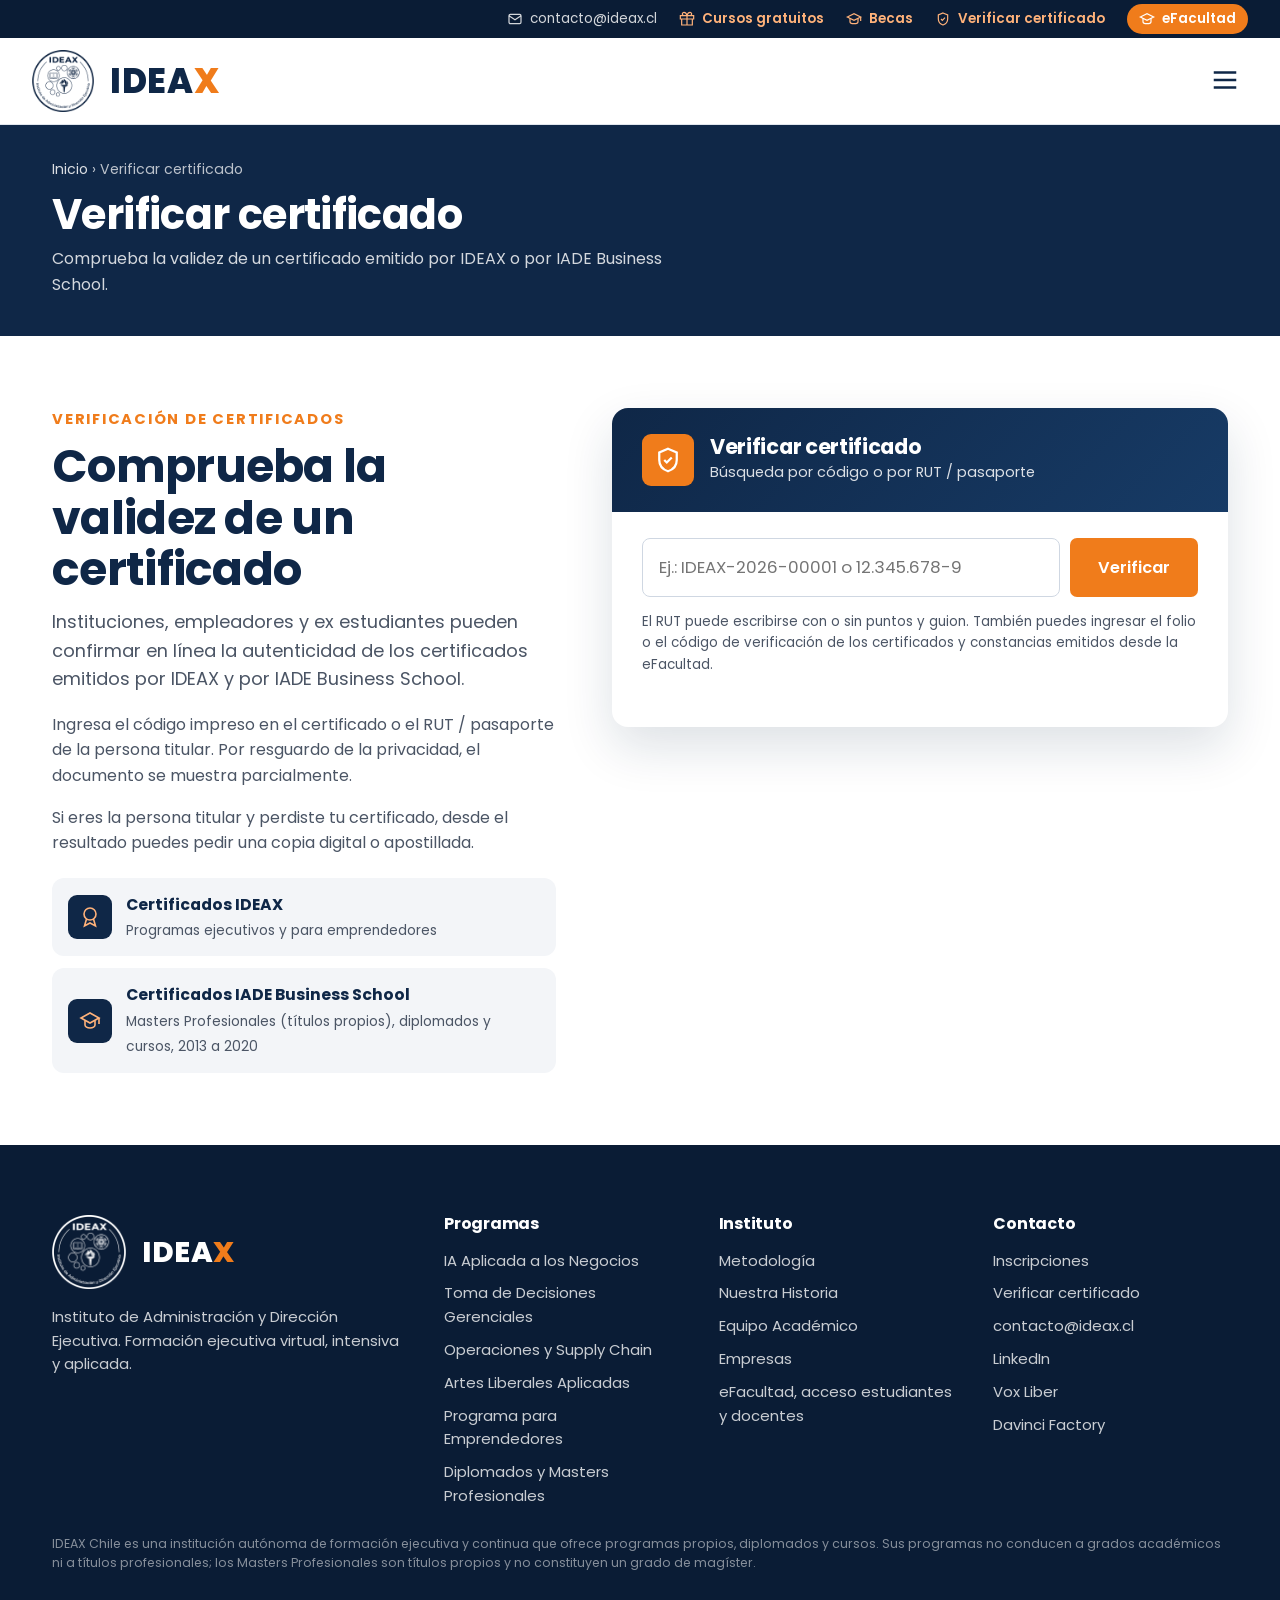
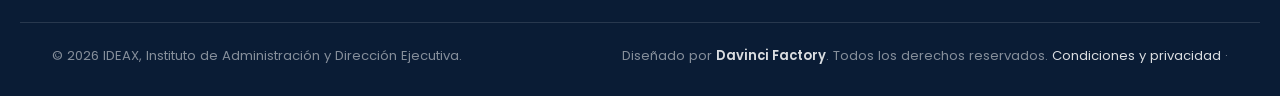
<file: verificar/index.html>
<!DOCTYPE html>
<html lang="es-CL">
<head>
<meta charset="utf-8">
<meta name="viewport" content="width=device-width, initial-scale=1">
<title>Verificar certificado | IDEAX</title>
<meta name="description" content="Comprueba en línea la validez de un certificado emitido por IDEAX o por IADE Business School.">
<link rel="canonical" href="https://www.ideax.cl/verificar/">
<meta property="og:type" content="website">
<meta property="og:site_name" content="IDEAX">
<meta property="og:locale" content="es_CL">
<meta property="og:url" content="https://www.ideax.cl/verificar/">
<meta property="og:title" content="Verificar certificado | IDEAX">
<meta property="og:description" content="Comprueba en línea la validez de un certificado emitido por IDEAX o por IADE Business School.">
<meta property="og:image" content="https://www.ideax.cl/img/og-ideax.jpg">
<meta property="og:image:width" content="1200">
<meta property="og:image:height" content="630">
<meta name="twitter:card" content="summary_large_image">
<meta name="twitter:image" content="https://www.ideax.cl/img/og-ideax.jpg">
<link rel="icon" href="../img/favicon.png">
<link rel="preconnect" href="https://fonts.googleapis.com">
<link rel="preconnect" href="https://fonts.gstatic.com" crossorigin>
<link href="https://fonts.googleapis.com/css2?family=Poppins:wght@400;500;600;700;800&family=Source+Serif+4:ital,wght@0,600;0,700;1,600&display=swap" rel="stylesheet">
<link rel="stylesheet" href="../assets/ideax.css">
</head>
<body class="pagina-interna">

<div class="barra-sup">
  <div class="contenedor">
    <a class="ocultar-movil" id="correo-barra" href="#"><svg viewBox="0 0 24 24" fill="none" stroke="currentColor" stroke-width="1.8"><rect x="3" y="5" width="18" height="14" rx="2"/><path d="M3 7l9 6 9-6"/></svg><span></span></a>
    <a class="destacar" href="../programas/?f=gratuitos"><svg viewBox="0 0 24 24" fill="none" stroke="currentColor" stroke-width="1.8"><path d="M20 12v9H4v-9M2 7h20v5H2zM12 21V7M12 7H7.5a2.5 2.5 0 1 1 0-5C11 2 12 7 12 7zM12 7h4.5a2.5 2.5 0 1 0 0-5C13 2 12 7 12 7z"/></svg>Cursos gratuitos</a>
    <a class="destacar" href="../programas/#becas"><svg viewBox="0 0 24 24" fill="none" stroke="currentColor" stroke-width="1.8"><path d="M2 9l10-5 10 5-10 5z"/><path d="M6 11v5c0 1.7 2.7 3 6 3s6-1.3 6-3v-5"/><path d="M22 9v6"/></svg>Becas</a>
    <a class="destacar ocultar-movil" href="./"><svg viewBox="0 0 24 24" fill="none" stroke="currentColor" stroke-width="1.8"><path d="M12 3l7 3v6c0 4.5-3 7.7-7 9-4-1.3-7-4.5-7-9V6z"/><path d="M9 12l2 2 4-4"/></svg>Verificar certificado</a>
    <a class="efac" href="../efacultad/"><svg viewBox="0 0 24 24" fill="none" stroke="currentColor" stroke-width="1.8"><path d="M2 9l10-5 10 5-10 5z"/><path d="M6 11v5c0 1.7 2.7 3 6 3s6-1.3 6-3v-5"/></svg>eFacultad</a>
  </div>
</div>

<header class="encabezado" id="encabezado">
  <div class="contenedor">
    <a class="marca" href="../" aria-label="IDEAX, ir al inicio">
      <img src="../img/logo-ideax-azul.png" alt="">
      <span class="marca-nombre">IDEA<span>X</span></span>
      <span class="marca-sub">Instituto de Administración y Dirección Ejecutiva</span>
    </a>
    <button class="hamburguesa" aria-label="Abrir menú" aria-expanded="false" aria-controls="menu">
      <svg width="30" height="30" viewBox="0 0 24 24" fill="none" stroke="currentColor" stroke-width="2"><path d="M3 6h18M3 12h18M3 18h18"/></svg>
    </button>
    <nav class="menu" id="menu" aria-label="Principal">
      <a class="enlace" href="../">Inicio</a>
      <a class="enlace" href="../programas/">Programas</a>
      <a class="enlace" href="../programas/?f=diplomados">Diplomados</a>
      <a class="enlace" href="../programas/?f=emprendedores">Emprendedores</a>
      <a class="enlace" href="../nosotros/">Nosotros</a>
      <a class="enlace" href="../empresas/">Empresas</a>
      <a class="enlace activo" href="./" aria-current="page">Verificar certificado</a>
      <a class="enlace" href="../preguntas/">Preguntas</a>
      <a class="btn btn-efac" href="../efacultad/">eFacultad</a>
      <a class="btn btn-naranja" href="../inscripcion/">Inscripciones
        <svg viewBox="0 0 24 24" fill="none" stroke="currentColor" stroke-width="2"><path d="M14 4h6v6M20 4l-9 9M18 14v5a1 1 0 0 1-1 1H5a1 1 0 0 1-1-1V7a1 1 0 0 1 1-1h5"/></svg>
      </a>
    </nav>
  </div>
</header>

<main id="inicio">

<section class="cabeza-pagina">
  <div class="contenedor">
    <p class="ruta"><a href="../">Inicio</a> › <span>Verificar certificado</span></p>
    <h1>Verificar certificado</h1>
    <p>Comprueba la validez de un certificado emitido por IDEAX o por IADE Business School.</p>
  </div>
</section>

<section class="seccion" id="verificar">
  <div class="contenedor verifica-grid">
    <div class="verifica-texto">
      <span class="ceja">Verificación de certificados</span>
      <h2 class="titulo">Comprueba la validez de un certificado</h2>
      <p class="bajada" style="margin-bottom:1em">Instituciones, empleadores y ex estudiantes pueden confirmar en línea la autenticidad de los certificados emitidos por IDEAX y por IADE Business School.</p>
      <p>Ingresa el código impreso en el certificado o el RUT / pasaporte de la persona titular. Por resguardo de la privacidad, el documento se muestra parcialmente.</p>
      <p>Si eres la persona titular y perdiste tu certificado, desde el resultado puedes pedir una copia digital o apostillada.</p>
      <div class="sellos-inst">
        <div class="sello-inst"><span class="icono"><svg viewBox="0 0 24 24" fill="none" stroke="currentColor" stroke-width="1.6"><circle cx="12" cy="9" r="6"/><path d="M8.5 14l-2 7 5.5-3 5.5 3-2-7"/></svg></span><div><b>Certificados IDEAX</b><span>Programas ejecutivos y para emprendedores</span></div></div>
        <div class="sello-inst"><span class="icono"><svg viewBox="0 0 24 24" fill="none" stroke="currentColor" stroke-width="1.6"><path d="M3 9l9-5 9 5-9 5z"/><path d="M7 11.5V16c0 1.5 2.2 3 5 3s5-1.5 5-3v-4.5M21 9v6"/></svg></span><div><b>Certificados IADE Business School</b><span>Masters Profesionales (títulos propios), diplomados y cursos, 2013 a 2020</span></div></div>
      </div>
    </div>
    <div class="verifica-caja">
      <div class="verifica-cabeza">
        <span class="icono"><svg viewBox="0 0 24 24" fill="none" stroke="currentColor" stroke-width="1.8"><path d="M12 3l7 3v6c0 4.5-3 7.7-7 9-4-1.3-7-4.5-7-9V6z"/><path d="M9 12l2 2 4-4"/></svg></span>
        <div><h3>Verificar certificado</h3><p>Búsqueda por código o por RUT / pasaporte</p></div>
      </div>
      <form class="verifica-form" id="form-verificar" novalidate>
        <label for="v-dato" class="sr" style="position:absolute;left:-9999px">Código del certificado o RUT / pasaporte</label>
        <input id="v-dato" name="dato" autocomplete="off" spellcheck="false" placeholder="Ej.: IDEAX-2026-00001 o 12.345.678-9">
        <button class="btn btn-naranja" type="submit">Verificar</button>
      </form>
      <p class="verifica-ayuda">El RUT puede escribirse con o sin puntos y guion. También puedes ingresar el folio o el código de verificación de los certificados y constancias emitidos desde la eFacultad.</p>
      <div class="verifica-resultado" id="v-resultado" aria-live="polite"></div>
    </div>
  </div>
</section>

</main>

<footer class="pie">
  <div class="contenedor">
    <div>
      <div class="pie-marca"><img src="../img/logo-ideax-blanco.png" alt=""><strong>IDEA<span>X</span></strong></div>
      <p>Instituto de Administración y Dirección Ejecutiva. Formación ejecutiva virtual, intensiva y aplicada.</p>
    </div>
    <div>
      <h4>Programas</h4>
      <ul>
        <li><a href="../programas/?f=ejecutivos" data-abrir="ia">IA Aplicada a los Negocios</a></li>
        <li><a href="../programas/?f=ejecutivos" data-abrir="td">Toma de Decisiones Gerenciales</a></li>
        <li><a href="../programas/?f=ejecutivos" data-abrir="op">Operaciones y Supply Chain</a></li>
        <li><a href="../programas/?f=ejecutivos" data-abrir="al">Artes Liberales Aplicadas</a></li>
        <li><a href="../programas/?f=emprendedores">Programa para Emprendedores</a></li>
        <li><a href="../programas/?f=diplomados">Diplomados y Masters Profesionales</a></li>
      </ul>
    </div>
    <div>
      <h4>Instituto</h4>
      <ul>
        <li><a href="../nosotros/#metodologia">Metodología</a></li>
        <li><a href="../nosotros/#historia">Nuestra Historia</a></li>
        <li><a href="../nosotros/#equipo">Equipo Académico</a></li>
        <li><a href="../empresas/">Empresas</a></li>
        <li><a href="../efacultad/">eFacultad, acceso estudiantes y docentes</a></li>
      </ul>
    </div>
    <div>
      <h4>Contacto</h4>
      <ul>
        <li><a href="../inscripcion/">Inscripciones</a></li>
        <li><a href="./">Verificar certificado</a></li>
        <li><a id="correo-pie" href="#"></a></li>
        <li><a href="https://www.linkedin.com/in/luis-leyton-johns" target="_blank" rel="noopener">LinkedIn</a></li>
        <li><a href="https://www.voxliber.cl/" target="_blank" rel="noopener">Vox Liber</a></li>
        <li><a href="https://davincifactory.cl" target="_blank" rel="noopener">Davinci Factory</a></li>
      </ul>
    </div>
  </div>
  <p class="nota-legal">IDEAX Chile es una institución autónoma de formación ejecutiva y continua que ofrece programas propios, diplomados y cursos. Sus programas no conducen a grados académicos ni a títulos profesionales; los Masters Profesionales son títulos propios y no constituyen un grado de magíster.</p>
  <div class="legal"><span>© <span id="anio"></span> IDEAX, Instituto de Administración y Dirección Ejecutiva.</span><span>Diseñado por <a href="https://davincifactory.cl" target="_blank" rel="noopener" style="color:rgba(255,255,255,.85);font-weight:600">Davinci Factory</a>. Todos los derechos reservados. <a href="#" data-abrir-condiciones style="color:rgba(255,255,255,.85)">Condiciones y privacidad</a> · <a class="bro-pdf" data-bro="catalogo" target="_blank" rel="noopener" hidden style="color:rgba(255,255,255,.85)">Catálogo de programas (PDF)</a></span></div>
</footer>

<dialog id="condiciones" aria-labelledby="cond-titulo">
  <div class="ficha-cabeza" style="--c:var(--noche)">
    <button class="cerrar" aria-label="Cerrar" data-cerrar-cond><svg viewBox="0 0 24 24" fill="none" stroke="currentColor" stroke-width="2.4"><path d="M6 6l12 12M18 6L6 18"/></svg></button>
    <span class="etiqueta">IDEAX</span>
    <h3 id="cond-titulo">Condiciones de matrícula y política de privacidad</h3>
  </div>
  <div class="ficha-cuerpo texto-legal">
    <h4>Condiciones de matrícula</h4>
    <p><b>Naturaleza de los programas.</b> IDEAX, Instituto de Administración y Dirección Ejecutiva, es una institución autónoma de formación ejecutiva y continua. Sus diplomados, cursos y Masters Profesionales son títulos propios: no conducen a grados académicos ni a títulos profesionales.</p>
    <p><b>Inicio.</b> Los diplomados y Masters Profesionales comienzan el primer lunes que esté al menos 7 días después del pago. Los cursos ejecutivos y los cursos gratuitos comienzan en la fecha de su convocatoria, con cupos limitados: las inscripciones de los cursos ejecutivos cierran 3 días antes del inicio, y las de los cursos gratuitos, el día anterior.</p>
    <p><b>Pagos.</b> El pago se realiza en línea con Mercado Pago. La matrícula queda confirmada cuando el pago es aprobado, o cuando se resuelve una beca total.</p>
    <p><b>Retracto y devoluciones.</b> Puedes retractarte de tu inscripción dentro de los 10 días siguientes a su contratación y antes de que comience tu programa; en ese caso te devolvemos el total pagado, sin descuentos, en un plazo máximo de 45 días. Una vez iniciado el programa no hay devolución en dinero: lo que no hayas cursado queda como saldo a favor por 24 meses, para cualquier programa de IDEAX. Si por fuerza mayor debes dejar un programa ya iniciado y solicitas la devolución en dinero de lo no cursado, se descontarán los costos de transacción que Mercado Pago no reintegre a IDEAX.</p>
    <p><b>Becas y códigos.</b> Las becas parciales se resuelven caso a caso y no son acumulables con códigos de descuento. Los códigos personales son intransferibles y solo pueden usarse con el documento de su titular.</p>
    <p><b>Plazos.</b> Cada programa tiene un plazo para completarse, indicado en el manual del estudiante. Por fuerza mayor puedes solicitar un congelamiento o una prórroga; si decides no continuar, puedes solicitar un retiro según las condiciones del manual del estudiante.</p>
    <p><b>Cursos gratuitos.</b> Se abren por convocatoria y con cupos limitados. Puedes tener un curso gratuito activo a la vez. El certificado de participación se entrega una vez calificado y aprobado el curso.</p>
    <p><b>Certificados y copias.</b> El certificado y el portafolio de entregas se envían al correo registrado y pueden descargarse una vez desde la Facultad Virtual. Las copias posteriores solo se entregan a la persona titular, previa comprobación de su documento, y tienen costo: copia digital de un programa de IDEAX, desde $20.000 según el tipo de programa, con certificado y portafolio; copia digital de un certificado de IADE Business School, $25.000; apostilla del certificado, $80.000, con documento físico y envío incluidos; apostilla del portafolio, $80.000 adicionales.</p>
    <p><b>Integridad académica.</b> Los trabajos deben ser de tu autoría. El uso de inteligencia artificial está permitido en los términos que indique cada programa, y debe declararse.</p>
    <p><b>Materiales.</b> Los materiales de estudio son de uso personal y no pueden reproducirse ni distribuirse.</p>

    <h4>Política de privacidad</h4>
    <p><b>Responsable.</b> IDEAX Chile es responsable del tratamiento de tus datos personales. Puedes contactarnos en <a href="mailto:contacto@ideax.cl">contacto@ideax.cl</a>.</p>
    <p><b>Qué datos recogemos.</b> Los que entregas al inscribirte: identificación, contacto, nacionalidad y residencia, fecha de nacimiento, formación y trabajo. Si postulas a una beca, los motivos y documentos que adjuntes. Si te sumas a la bolsa de empleo, tu CV.</p>
    <p><b>Para qué los usamos.</b> Para gestionar tu inscripción, tus pagos, tu programa, tus certificados y su verificación, y para comunicarnos contigo sobre tus estudios. Con tu consentimiento expreso, además, para enviarte las revistas Vox Liber y Cuadernos CMIA y para incluirte en la bolsa de empleo.</p>
    <p><b>Con quién los compartimos.</b> No vendemos ni cedemos tus datos. Los tratan por cuenta nuestra los proveedores necesarios para operar: Google, donde se alojan nuestras planillas y correos, y Mercado Pago, que procesa los pagos. Tu CV solo se comparte con empresas que publiquen ofertas si autorizaste la bolsa de empleo.</p>
    <p><b>Datos de becas.</b> La información económica o personal que entregues para una beca o un congelamiento se usa solo para evaluar tu solicitud, se guarda con acceso restringido y se elimina a los 6 meses de resuelta.</p>
    <p><b>Cuánto tiempo los guardamos.</b> Los datos de matrícula y certificados se conservan mientras sean necesarios para acreditar tus estudios. Los de suscripciones y bolsa de empleo, hasta que retires tu consentimiento.</p>
    <p><b>Tus derechos.</b> Puedes solicitar acceso, rectificación, supresión, oposición y portabilidad de tus datos, y retirar en cualquier momento los consentimientos que diste, escribiendo a <a href="mailto:contacto@ideax.cl">contacto@ideax.cl</a>. Cada envío de las revistas incluye además un enlace para darte de baja.</p>
    <div class="ficha-acciones"><button class="btn btn-noche" data-cerrar-cond>Cerrar</button></div>
  </div>
</dialog>

<script src="../assets/ideax.js"></script>
</body>
</html>
</file>
<file: assets/ideax.css>
/* IDEAX · estilos comunes del sitio (www.ideax.cl) */
:root{
  --noche:#0F2747;
  --noche-2:#0A1C35;
  --azul:#173B66;
  --naranja:#F07C1B;
  --naranja-2:#D9670A;
  --papel:#F3F5F8;
  --tinta:#13233B;
  --gris:#4B5565;
  --linea:#E1E6ED;
  --ia:#F07C1B;
  --td:#1D4E89;
  --op:#14947F;
  --al:#6E3A9C;
  --sombra:0 10px 30px rgba(15,39,71,.10),0 2px 6px rgba(15,39,71,.06);
  --ancho:1240px;
}
*{box-sizing:border-box}
html{scroll-behavior:smooth;scroll-padding-top:90px}
@media (prefers-reduced-motion:reduce){html{scroll-behavior:auto}*{animation:none!important;transition:none!important}}
body{margin:0;font-family:Poppins,system-ui,sans-serif;color:var(--tinta);background:#fff;font-size:16px;line-height:1.6;-webkit-font-smoothing:antialiased}
img{max-width:100%;display:block}
a{color:inherit}
:focus-visible{outline:3px solid var(--naranja);outline-offset:3px;border-radius:4px}
.contenedor{max-width:var(--ancho);margin:0 auto;padding:0 32px}
h1,h2,h3,h4{margin:0;line-height:1.12;letter-spacing:-.015em}
p{margin:0 0 1em}
.ceja{display:block;color:var(--naranja);font-weight:700;font-size:.92rem;letter-spacing:.12em;text-transform:uppercase;margin-bottom:10px}
.titulo{font-size:clamp(2rem,3.6vw,2.9rem);font-weight:700;color:var(--noche)}
.bajada{font-size:1.12rem;color:var(--gris);margin-top:12px;max-width:62ch}
.seccion{padding:100px 0}
.papel{background:var(--papel)}

.btn{display:inline-flex;align-items:center;gap:12px;font:600 1.02rem Poppins,sans-serif;padding:15px 26px;border-radius:7px;text-decoration:none;border:2px solid transparent;cursor:pointer;transition:background .2s,transform .2s,box-shadow .2s,color .2s}
.btn svg{width:20px;height:20px}
.btn-naranja{background:var(--naranja);color:#fff;box-shadow:0 6px 18px rgba(240,124,27,.35)}
.btn-naranja:hover{background:var(--naranja-2);transform:translateY(-1px)}
.btn-blanco{border-color:#fff;color:#fff}
.btn-blanco:hover{background:#fff;color:var(--noche)}
.btn-noche{border-color:var(--noche);color:var(--noche)}
.btn-noche:hover{background:var(--noche);color:#fff}

/* ============ Encabezado ============ */
.encabezado{position:sticky;top:0;z-index:60;background:#fff;box-shadow:0 1px 0 var(--linea);transition:box-shadow .2s}
.encabezado.sombra{box-shadow:0 6px 24px rgba(15,39,71,.10)}
.encabezado .contenedor{display:flex;align-items:center;justify-content:space-between;height:86px;gap:24px;max-width:1340px}
.marca{display:flex;align-items:center;gap:16px;text-decoration:none;flex:none}
.marca img{width:62px;height:62px}
.marca-nombre{font-size:2.15rem;font-weight:800;letter-spacing:.02em;color:var(--noche);line-height:1}
.marca-nombre span{color:var(--naranja)}
.marca-sub{font-size:.7rem;font-weight:600;letter-spacing:.08em;text-transform:uppercase;color:var(--noche);line-height:1.45;border-left:2px solid var(--linea);padding-left:16px;max-width:190px}
.menu{display:flex;align-items:center;gap:34px}
.menu a.enlace{text-decoration:none;font-weight:500;font-size:.98rem;color:var(--tinta);position:relative;padding:8px 0;white-space:nowrap}
.menu a.enlace::after{content:"";position:absolute;left:0;right:0;bottom:-2px;height:3px;border-radius:2px;background:var(--naranja);transform:scaleX(0);transition:transform .2s}
.menu a.enlace:hover::after,.menu a.enlace.activo::after{transform:scaleX(1)}
.menu .btn{padding:11px 20px;font-size:.98rem;box-shadow:none}
.hamburguesa{display:none;background:none;border:0;color:var(--noche);cursor:pointer;padding:8px}
@media (max-width:2300px){.marca-sub{display:none}.menu{gap:24px}}
@media (max-width:1760px){.menu{gap:18px}.menu a.enlace{font-size:.94rem}}
@media (max-width:1440px){.menu{gap:13px}.menu a.enlace{font-size:.9rem}}
@media (max-width:1360px){
  .hamburguesa{display:block}
  .menu{display:none;position:absolute;top:86px;left:0;right:0;background:#fff;flex-direction:column;align-items:flex-start;padding:12px 32px 28px;gap:6px;box-shadow:0 14px 24px rgba(15,39,71,.12)}
  .menu.abierto{display:flex}
  .menu .btn{margin-top:10px}
}

/* ============ Portada ============ */
.portada{position:relative;min-height:560px;display:flex;align-items:center;color:#fff;background:var(--noche-2) url("../img/portada.jpg") right center/auto 100% no-repeat;overflow:hidden}
.portada::before{content:"";position:absolute;inset:0;background:linear-gradient(90deg,#0B2140 0%,#0F2A4E 34%,rgba(18,48,86,.82) 52%,rgba(18,48,86,.25) 72%,rgba(18,48,86,0) 86%)}
.portada::after{content:"";position:absolute;inset:auto 0 0 0;height:120px;background:linear-gradient(0deg,rgba(10,28,53,.55),transparent)}
.portada .contenedor{position:relative;z-index:2;width:100%;padding-top:70px;padding-bottom:80px}
.portada .ceja{color:var(--naranja);font-size:1.02rem}
.portada h1{font-size:clamp(2.3rem,4.3vw,3.8rem);font-weight:700;max-width:16ch;text-shadow:0 2px 20px rgba(0,0,0,.25)}
.portada .lead{font-size:1.2rem;max-width:50ch;margin:22px 0 34px;color:rgba(255,255,255,.92)}
.acciones{display:flex;flex-wrap:wrap;gap:16px}
.entra{animation:entra .8s cubic-bezier(.2,.7,.2,1) both}
.entra:nth-child(2){animation-delay:.1s}.entra:nth-child(3){animation-delay:.2s}.entra:nth-child(4){animation-delay:.3s}
@keyframes entra{from{opacity:0;transform:translateY(14px)}to{opacity:1;transform:none}}
@media (min-width:1600px){.portada{background-size:auto 115%}}
@media (max-width:900px){
  .portada{min-height:auto;background-position:68% center;background-size:cover}
  .portada::before{background:linear-gradient(180deg,rgba(11,33,64,.82) 0%,rgba(11,33,64,.70) 60%,rgba(11,33,64,.35) 100%)}
}

.inst-portada{display:inline-flex;align-items:center;gap:12px;background:rgba(255,255,255,.08);border:1px solid rgba(255,255,255,.2);border-radius:40px;padding:6px 18px 6px 6px;margin-bottom:22px;backdrop-filter:blur(3px)}
.inst-portada img{width:38px;height:38px}
.inst-portada span{font-size:.95rem;font-weight:600;letter-spacing:.01em}
.competencias{display:flex;flex-wrap:wrap;gap:8px;margin:-10px 0 30px}
.competencias span{font-size:.86rem;font-weight:600;color:#fff;background:rgba(240,124,27,.18);border:1px solid rgba(240,124,27,.55);border-radius:30px;padding:6px 14px}
.entra:nth-child(5){animation-delay:.4s}
@media (max-width:600px){.inst-portada span{font-size:.8rem}.inst-portada img{width:32px;height:32px}.competencias span{font-size:.78rem}}

/* ============ Franja de formato ============ */
.franja{background:#fff;box-shadow:0 8px 24px rgba(15,39,71,.06);position:relative;z-index:3}
.franja .contenedor{display:grid;grid-template-columns:repeat(4,1fr)}
.dato{display:flex;gap:18px;align-items:center;padding:30px 26px;position:relative}
.dato+.dato::before{content:"";position:absolute;left:0;top:26px;bottom:26px;width:1px;background:var(--linea)}
.dato svg{flex:none;width:44px;height:44px;color:var(--noche)}
.dato strong{display:block;font-size:1.12rem;font-weight:700;color:var(--noche);line-height:1.2}
.dato span{display:block;font-size:.9rem;color:var(--gris);margin-top:3px}
@media (max-width:1000px){.franja .contenedor{grid-template-columns:1fr 1fr}.dato:nth-child(3)::before{display:none}.dato:nth-child(n+3){border-top:1px solid var(--linea)}}
@media (max-width:560px){.franja .contenedor{grid-template-columns:1fr}.dato::before{display:none}.dato+.dato{border-top:1px solid var(--linea)}}


/* ============ Rutas formativas ============ */
.rutas{background:#fff}
.formatos{display:grid;grid-template-columns:repeat(3,1fr);gap:22px;margin-top:44px}
.formato{border-radius:16px;padding:28px 26px;border:1px solid var(--linea);background:#fff;box-shadow:var(--sombra);display:flex;flex-direction:column;position:relative;overflow:hidden}
.formato::before{content:"";position:absolute;left:0;right:0;top:0;height:5px;background:var(--c)}
.formato .icono{background:var(--c);margin-bottom:16px}
.formato small{font-size:.8rem;font-weight:700;letter-spacing:.08em;text-transform:uppercase;color:var(--c)}
.formato h3{font-size:1.45rem;color:var(--noche);margin:4px 0 6px}
.formato .dur{align-self:flex-start;display:inline-block;font-weight:700;color:var(--noche);background:var(--papel);border-radius:20px;padding:4px 12px;font-size:.88rem;margin-bottom:14px}
.formato ul{list-style:none;margin:0;padding:0}
.formato li{position:relative;padding:7px 0 7px 26px;font-size:.93rem;color:var(--gris);line-height:1.5;border-top:1px solid var(--linea)}
.formato li::before{content:"";position:absolute;left:2px;top:14px;width:12px;height:12px;border-radius:50%;border:3px solid var(--c)}
.formato .pie-formato{margin-top:auto;padding-top:16px;font-size:.86rem;font-weight:600;color:var(--c)}
.formato-master{background:linear-gradient(160deg,var(--noche),var(--azul));border:0;color:#fff}
.formato-master h3,.formato-master .dur{color:#fff}
.formato-master .dur{background:rgba(255,255,255,.12)}
.formato-master li{color:rgba(255,255,255,.85);border-top-color:rgba(255,255,255,.14)}
.ruta-master{margin-top:34px;background:var(--papel);border-radius:18px;padding:30px 32px}
.ruta-master h3{font-size:1.25rem;color:var(--noche);margin-bottom:6px}
.ruta-master>p{color:var(--gris);margin:0 0 22px;max-width:80ch}
.ecuacion{display:flex;align-items:stretch;gap:10px;flex-wrap:wrap}
.pieza{flex:1 1 118px;background:#fff;border:1.5px solid var(--linea);border-radius:12px;padding:16px 14px;text-align:center}
.pieza b{display:block;color:var(--noche);font-size:1rem}
.pieza span{display:block;font-size:.8rem;color:var(--gris);margin-top:3px}
.pieza.paper{border-color:var(--naranja);background:#FFF7F0}
.pieza.met{border-style:dashed;border-color:#14947F;background:#F0FAF8}
.pieza.total{flex-basis:160px;background:var(--noche);border-color:var(--noche)}
.pieza.total b{color:#fff;font-size:1.08rem}
.pieza.total span{color:rgba(255,255,255,.8)}
.op{align-self:center;font-size:1.6rem;font-weight:700;color:var(--naranja);flex:0 0 auto}
.notas-ruta{display:grid;grid-template-columns:repeat(3,1fr);gap:16px;margin-top:22px}
.notas-ruta div{font-size:.88rem;color:var(--gris);line-height:1.5;padding-left:14px;border-left:3px solid var(--naranja)}
.notas-ruta b{color:var(--noche)}
.aviso-parrilla{margin-top:24px;display:flex;flex-wrap:wrap;gap:16px;align-items:center;justify-content:space-between;background:#fff;border:1px dashed #C9D3DF;border-radius:12px;padding:16px 20px}
.aviso-parrilla p{margin:0;color:var(--gris);font-size:.93rem}
.aviso-parrilla .btn{box-shadow:none;padding:11px 18px;font-size:.92rem}
@media (max-width:1000px){.formatos{grid-template-columns:1fr}.notas-ruta{grid-template-columns:1fr}}
@media (max-width:700px){.ruta-master{padding:24px 20px}.ecuacion{display:grid;grid-template-columns:repeat(3,minmax(0,1fr));gap:8px}.op{display:none}.pieza{padding:12px 8px}.pieza b{font-size:.82rem;overflow-wrap:anywhere}.pieza span{font-size:.74rem}.pieza.met,.pieza.paper,.pieza.total{grid-column:span 3}.pieza b{white-space:nowrap;overflow-wrap:normal}}


/* ============ Masters ============ */
.masters-sec{background:var(--papel)}
.grilla-masters{display:grid;grid-template-columns:repeat(4,1fr);gap:20px;margin-top:40px}
.master{background:#fff;border-radius:14px;box-shadow:var(--sombra);padding:22px 22px 18px;display:flex;flex-direction:column;border-top:5px solid var(--c);cursor:pointer;transition:transform .25s,box-shadow .25s}
.master:hover{transform:translateY(-5px);box-shadow:0 20px 42px rgba(15,39,71,.16)}
.master-cab{display:flex;align-items:center;gap:12px;margin-bottom:12px}
.master-cab .icono{background:var(--c);width:44px;height:44px}
.master-cab .icono svg{width:24px;height:24px}
.master-cab small{font-size:.74rem;font-weight:700;letter-spacing:.08em;text-transform:uppercase;color:var(--c)}
.master h3{font-size:1.12rem;color:var(--noche);line-height:1.25;margin-bottom:8px}
.master>p{font-size:.88rem;color:var(--gris);line-height:1.5;margin:0 0 14px}
.master-dips{margin-top:auto;border-top:1px solid var(--linea);padding-top:12px}
.master-dips b{display:block;font-size:.78rem;color:var(--noche);margin-bottom:6px}
.master-dips ol{list-style:none;margin:0;padding:0}
.master-dips li{display:flex;gap:8px;font-size:.83rem;color:var(--tinta);line-height:1.35;padding:4px 0}
.master-dips li span{flex:none;width:20px;height:20px;border-radius:50%;background:color-mix(in srgb,var(--c) 14%,#fff);color:var(--c);font-weight:700;font-size:.72rem;display:grid;place-items:center}
.master-pie{display:flex;justify-content:space-between;align-items:center;gap:8px;margin-top:14px;font-size:.78rem;color:var(--gris)}
.ver-brochure{font-weight:700;color:var(--c);white-space:nowrap}
.master:hover .ver-brochure{text-decoration:underline}
.nota-masters{margin-top:24px;font-size:.85rem;color:var(--gris);max-width:90ch}
@media (max-width:1150px){.grilla-masters{grid-template-columns:repeat(2,1fr)}}
@media (max-width:620px){.grilla-masters{grid-template-columns:1fr}}
#brochure .ficha-cabeza{padding:34px 40px 26px;background:var(--c)}
#brochure .ficha-cabeza::before{background:linear-gradient(135deg,rgba(10,28,53,.55),rgba(10,28,53,.1))}
.bro-datos{display:grid;grid-template-columns:repeat(4,1fr);gap:10px;margin-bottom:6px}
.bro-datos div{background:var(--papel);border-radius:10px;padding:12px 14px;font-size:.84rem;color:var(--gris);border-top:4px solid var(--c)}
.bro-datos b{display:block;color:var(--noche);font-size:.95rem}
.bro-dip{border:1px solid var(--linea);border-radius:12px;margin-bottom:12px;overflow:hidden}
.bro-dip-cab{display:flex;align-items:center;gap:12px;padding:12px 16px;background:color-mix(in srgb,var(--c) 9%,#fff)}
.bro-dip-cab span{flex:none;width:30px;height:30px;border-radius:8px;background:var(--c);color:#fff;font-weight:700;display:grid;place-items:center}
.bro-dip-cab b{color:var(--noche);font-size:.98rem}
.bro-dip-cab small{margin-left:auto;font-size:.78rem;color:var(--gris);white-space:nowrap}
.bro-dip ul{margin:0;padding:10px 16px 12px 58px;columns:2;column-gap:28px}
.bro-dip li{font-size:.88rem;color:var(--gris);padding:3px 0;break-inside:avoid}
.bro-valor{display:grid;grid-template-columns:1fr 1fr 1fr 1.6fr;gap:10px;margin:12px 0 4px}
.bro-valor div{border:1.5px solid var(--linea);border-radius:10px;padding:10px 14px;font-size:.82rem;color:var(--gris)}
.bro-valor b{display:block;color:var(--noche);font-size:1.1rem}
.bro-valor .total{background:var(--noche);border-color:var(--noche);color:rgba(255,255,255,.85)}
.bro-valor .total b{color:#FFB27A}
@media (max-width:700px){.bro-valor{grid-template-columns:1fr 1fr}.bro-valor .total{grid-column:span 2}}
.bro-semana{display:grid;grid-template-columns:repeat(4,1fr);gap:10px}
.bro-semana div{background:var(--papel);border-radius:10px;padding:12px;font-size:.84rem;color:var(--gris)}
.bro-semana b{display:block;color:var(--noche);margin-bottom:2px}
.bro-legal{font-size:.8rem;color:var(--gris);border-top:1px solid var(--linea);padding-top:14px;margin-top:22px}
@media (max-width:700px){.bro-datos,.bro-semana{grid-template-columns:1fr 1fr}.bro-dip ul{columns:1;padding-left:16px}.bro-dip-cab small{display:none}#brochure .ficha-cabeza{padding:30px 22px 22px}}
@media print{
  body.imprimiendo>*:not(#brochure){display:none!important}
  body.imprimiendo #brochure{position:static;display:block;max-width:none;width:100%;max-height:none;box-shadow:none;border-radius:0;margin:0;overflow:visible}
  body.imprimiendo .no-imprimir{display:none!important}
  body.imprimiendo *{-webkit-print-color-adjust:exact;print-color-adjust:exact}
  body.imprimiendo .bro-dip,body.imprimiendo .bro-semana,body.imprimiendo .bro-datos{break-inside:avoid}
  body.imprimiendo #brochure{zoom:.8}
  body.imprimiendo #brochure h4{break-after:avoid;page-break-after:avoid}
  body.imprimiendo #brochure h4 + p{break-before:avoid}
  body.imprimiendo #brochure::backdrop{background:#fff!important;display:none}
  html:has(body.imprimiendo),body.imprimiendo{background:#fff!important}
  @page{size:A4;margin:10mm}
}

/* ============ Programas ============ */
.programas{background:linear-gradient(180deg,var(--papel),#fff)}
.grilla-programas{display:grid;grid-template-columns:repeat(4,1fr);gap:20px;margin-top:44px}
.programa{background:#fff;border-radius:12px;overflow:hidden;box-shadow:var(--sombra);display:flex;flex-direction:column;transition:transform .25s,box-shadow .25s;cursor:pointer}
.programa:hover{transform:translateY(-6px);box-shadow:0 22px 44px rgba(15,39,71,.16)}
.programa-foto{aspect-ratio:3/1.05;overflow:hidden}
.programa-foto img{width:100%;height:100%;object-fit:cover;transition:transform .5s}
.programa:hover .programa-foto img{transform:scale(1.05)}
.programa-cuerpo{padding:18px 20px 20px;display:flex;flex-direction:column;flex:1}
.programa-titulo{display:flex;gap:14px;align-items:center;margin-bottom:12px}
.icono{flex:none;width:52px;height:52px;border-radius:9px;display:grid;place-items:center;color:#fff}
.icono svg{width:30px;height:30px}
.programa h3{font-size:1.24rem;font-weight:700;color:var(--noche);line-height:1.15}
.programa p{color:var(--gris);font-size:.95rem;line-height:1.5;margin:0}
.programa-pie{margin-top:auto;padding-top:16px;display:flex;align-items:center;justify-content:space-between;gap:10px}
.sello-extra{font-size:.78rem;font-weight:600;padding:5px 10px;border-radius:20px;line-height:1.3}
.flecha{flex:none;width:40px;height:40px;border-radius:50%;background:#E9EEF5;color:var(--noche);display:grid;place-items:center;border:0;cursor:pointer;transition:background .2s,color .2s}
.programa:hover .flecha{background:var(--naranja);color:#fff}
.flecha svg{width:20px;height:20px}
@media (max-width:1100px){.grilla-programas{grid-template-columns:1fr 1fr}}
@media (max-width:620px){.grilla-programas{grid-template-columns:1fr}}


/* ============ Programa Emprendedores ============ */
.emprende{background:#FFF7F0;position:relative;overflow:hidden}
.emprende::before{content:"";position:absolute;left:-160px;top:120px;width:420px;height:420px;border-radius:50%;border:56px solid rgba(240,124,27,.07)}
.emprende .contenedor{position:relative}
.emprende-cabeza{display:grid;grid-template-columns:1.15fr .85fr;gap:48px;align-items:end}
.emprende-cabeza .titulo{font-size:clamp(1.9rem,3.2vw,2.6rem)}
.publico{display:flex;flex-wrap:wrap;gap:8px;margin-top:18px}
.publico span{background:#fff;border:1px solid #F6D5B8;color:#9A4A06;font-weight:600;font-size:.85rem;padding:6px 14px;border-radius:30px}
.modalidades{display:grid;gap:12px}
.modalidad{display:flex;gap:16px;align-items:center;background:#fff;border-radius:12px;padding:16px 18px;box-shadow:var(--sombra)}
.modalidad .icono{background:var(--naranja);width:48px;height:48px}
.modalidad .icono svg{width:26px;height:26px}
.modalidad b{display:block;color:var(--noche);font-size:1.02rem}
.modalidad span{font-size:.88rem;color:var(--gris)}
.cifras-emp{display:flex;flex-wrap:wrap;gap:0;margin-top:40px;background:var(--noche);border-radius:14px;color:#fff;overflow:hidden}
.cifra{flex:1 1 160px;padding:22px 26px;border-left:1px solid rgba(255,255,255,.12)}
.cifra:first-child{border-left:0}
.cifra strong{display:block;font-size:2rem;font-weight:800;color:var(--naranja);line-height:1}
.cifra span{font-size:.88rem;color:rgba(255,255,255,.8)}
.modulos{display:grid;grid-template-columns:repeat(3,1fr);gap:22px;margin-top:40px}
.modulo{background:#fff;border-radius:14px;box-shadow:var(--sombra);overflow:hidden;display:flex;flex-direction:column}
.modulo-cabeza{background:var(--c);color:#fff;padding:20px 22px;display:flex;gap:14px;align-items:center;position:relative}
.modulo-cabeza .icono{background:rgba(255,255,255,.2);width:50px;height:50px}
.modulo-cabeza small{display:block;font-size:.78rem;font-weight:600;opacity:.9;letter-spacing:.06em;text-transform:uppercase}
.modulo-cabeza h3{font-size:1.2rem;font-weight:700}
.modulo-desc{padding:16px 22px 4px;font-size:.9rem;color:var(--gris);margin:0}
.modulo-meta{display:flex;gap:8px;padding:6px 22px 10px}
.modulo-meta span{font-size:.78rem;font-weight:600;color:var(--c);background:color-mix(in srgb,var(--c) 11%,#fff);padding:4px 10px;border-radius:20px}
.cursos{list-style:none;margin:0;padding:0 22px 18px}
.curso{display:grid;grid-template-columns:1fr auto;gap:2px 12px;padding:11px 0;border-top:1px solid var(--linea)}
.curso b{font-size:.9rem;color:var(--noche);font-weight:600;line-height:1.35}
.curso em{font-style:normal;font-size:.78rem;font-weight:700;color:var(--c);white-space:nowrap;padding-top:2px}
.curso span{grid-column:1/-1;font-size:.8rem;color:var(--gris);line-height:1.4}
.curso span::before{content:"Entregable: ";font-weight:600;color:#6B7684}
.modulo-pie{margin-top:auto;padding:0 22px 22px}
.modulo-pie .btn{width:100%;justify-content:center;padding:11px 16px;font-size:.92rem;box-shadow:none;border-color:var(--c);color:var(--c)}
.modulo-pie .btn:hover{background:var(--c);color:#fff}
.nota-emp{margin-top:28px;font-size:.88rem;color:var(--gris);max-width:90ch}
.cta-emp{margin-top:34px;display:flex;flex-wrap:wrap;gap:14px;align-items:center}
@media (max-width:1100px){.modulos{grid-template-columns:1fr 1fr}.emprende-cabeza{grid-template-columns:1fr;gap:28px}}
@media (max-width:680px){.modulos{grid-template-columns:1fr}.cifra{flex-basis:50%;border-left:0;border-top:1px solid rgba(255,255,255,.12)}.cifra:nth-child(-n+2){border-top:0}}

/* ============ Metodología ============ */
.metodologia{background:var(--noche);color:#fff;position:relative;overflow:hidden}
.metodologia::before{content:"";position:absolute;right:-180px;top:-180px;width:520px;height:520px;border-radius:50%;border:60px solid rgba(240,124,27,.08)}
.metodologia .titulo{color:#fff}
.metodologia .bajada{color:rgba(255,255,255,.8)}
.pasos{display:grid;grid-template-columns:repeat(4,1fr);gap:20px;margin-top:50px;position:relative}
.paso{background:rgba(255,255,255,.06);border:1px solid rgba(255,255,255,.12);border-radius:12px;padding:28px 24px;position:relative}
.paso .num{position:absolute;top:22px;right:22px;font-size:2.6rem;font-weight:800;color:rgba(255,255,255,.10);line-height:1}
.paso .icono{background:var(--naranja);margin-bottom:18px}
.paso h3{font-size:1.15rem;margin-bottom:8px}
.paso p{font-size:.93rem;color:rgba(255,255,255,.78);margin:0}
.destacado-ia{margin-top:28px;display:flex;gap:22px;align-items:center;background:linear-gradient(90deg,var(--naranja),#F59A3D);border-radius:12px;padding:24px 28px}
.destacado-ia .icono{background:rgba(255,255,255,.2);width:58px;height:58px}
.destacado-ia h3{font-size:1.15rem;margin-bottom:4px}
.destacado-ia p{margin:0;color:rgba(255,255,255,.95)}
.clases-magistrales{margin-top:18px;display:grid;grid-template-columns:auto 1fr auto;gap:22px;align-items:center;border:1.5px solid rgba(255,255,255,.22);background:rgba(255,255,255,.05);border-radius:12px;padding:24px 28px}
.clases-magistrales .icono{background:rgba(240,124,27,.2);color:var(--naranja);width:58px;height:58px}
.clases-magistrales small{display:block;font-size:.72rem;letter-spacing:1.6px;text-transform:uppercase;font-weight:700;color:var(--naranja);margin-bottom:4px}
.clases-magistrales h3{font-size:1.15rem;margin-bottom:6px;color:#fff}
.clases-magistrales p{margin:0;color:rgba(255,255,255,.82);font-size:.93rem}
.clases-magistrales ul{list-style:none;margin:0;padding:0;display:flex;gap:10px}
.clases-magistrales li{text-align:center;min-width:86px;background:rgba(255,255,255,.07);border-radius:10px;padding:10px 8px;font-size:.74rem;color:rgba(255,255,255,.75);line-height:1.3}
.clases-magistrales li b{display:block;font-size:1.2rem;color:#fff}
@media (max-width:900px){.clases-magistrales{grid-template-columns:auto 1fr}.clases-magistrales ul{grid-column:1/-1}}
@media (max-width:560px){.clases-magistrales{grid-template-columns:1fr;padding:22px}.clases-magistrales li{flex:1;min-width:0}}
@media (max-width:1000px){.pasos{grid-template-columns:1fr 1fr}}
@media (max-width:560px){.pasos{grid-template-columns:1fr}.destacado-ia{flex-direction:column;align-items:flex-start}}

/* ============ Historia ============ */
.historia-grid{display:grid;grid-template-columns:1fr 1fr;gap:64px;align-items:center}
.historia-foto{position:relative}
.historia-foto img{border-radius:14px;box-shadow:var(--sombra);width:100%;aspect-ratio:5/4;object-fit:cover}
.historia-foto::before{content:"";position:absolute;left:-18px;bottom:-18px;width:55%;height:55%;background:var(--naranja);border-radius:14px;z-index:-1}
.historia-placa{position:absolute;right:-20px;bottom:30px;background:var(--noche);color:#fff;border-radius:12px;padding:18px 22px;box-shadow:var(--sombra)}
.historia-placa strong{display:block;font-size:2.2rem;font-weight:800;color:var(--naranja);line-height:1}
.historia-placa span{font-size:.88rem;opacity:.9}
.historia-texto p{color:var(--gris);font-size:1.03rem}
.hitos{margin-top:64px;display:grid;grid-template-columns:repeat(4,1fr);gap:20px;position:relative}
.hitos::before{content:"";position:absolute;left:0;right:0;top:27px;height:2px;background:linear-gradient(90deg,var(--naranja),var(--noche))}
.hito{position:relative;padding-top:64px}
.hito .punto{position:absolute;top:14px;left:0;width:28px;height:28px;border-radius:50%;background:#fff;border:6px solid var(--naranja)}
.hito:last-child .punto{border-color:var(--noche)}
.hito .anio{font-size:1.9rem;font-weight:800;color:var(--noche);line-height:1}
.hito h4{font-size:1.02rem;margin:8px 0 6px;color:var(--noche)}
.hito p{font-size:.92rem;color:var(--gris);margin:0}
.paises{margin-top:56px;background:#fff;border-radius:14px;box-shadow:var(--sombra);padding:30px 34px;display:grid;grid-template-columns:auto 1fr;gap:20px 34px;align-items:center}
.paises h4{font-size:1.05rem;color:var(--noche);max-width:15ch}
.chips{display:flex;flex-wrap:wrap;gap:8px}
.chip{background:var(--papel);border:1px solid var(--linea);border-radius:30px;padding:6px 14px;font-size:.88rem;font-weight:500;color:var(--noche)}
.chip.org{background:#fff}
@media (max-width:980px){.historia-grid{grid-template-columns:1fr;gap:48px}.historia-placa{right:12px}.hitos{grid-template-columns:1fr 1fr;row-gap:40px}.hitos::before{display:none}.paises{grid-template-columns:1fr}}
@media (max-width:560px){.hitos{grid-template-columns:1fr}}


/* ============ Naturaleza institucional ============ */
.naturaleza{margin-top:40px;display:grid;grid-template-columns:auto 1fr;gap:26px;align-items:start;background:#fff;border:1px solid var(--linea);border-left:6px solid var(--noche);border-radius:14px;padding:30px 34px;box-shadow:var(--sombra)}
.naturaleza .icono{background:var(--noche);color:#FFB27A;width:58px;height:58px}
.naturaleza .icono svg{width:30px;height:30px}
.naturaleza h3{font-size:1.25rem;color:var(--noche);margin-bottom:10px}
.naturaleza p{color:var(--gris);font-size:.97rem;margin:0 0 12px;max-width:88ch}
.naturaleza p:last-of-type{margin-bottom:0}
.naturaleza strong{color:var(--noche)}
.oferta-tipos{display:flex;flex-wrap:wrap;gap:8px;margin:4px 0 16px}
.oferta-tipos span{font-size:.84rem;font-weight:600;color:var(--noche);background:var(--papel);border:1px solid var(--linea);border-radius:20px;padding:5px 13px}
.aclaracion{background:#FFF7F0;border:1px solid #F6D5B8;border-radius:10px;padding:14px 18px;margin-top:6px}
.aclaracion p{color:#7A3E0A!important;margin:0!important;font-size:.93rem!important}
.nota-legal{max-width:var(--ancho);margin:18px auto 0;padding:0 32px;font-size:.78rem;color:rgba(255,255,255,.5);line-height:1.5}
@media (max-width:700px){.naturaleza{grid-template-columns:1fr;padding:24px 20px}.nota-legal{padding:0 20px}}

/* ============ Equipo ============ */
.equipo{display:grid;grid-template-columns:340px 1fr;gap:0;background:#fff;border-radius:16px;overflow:hidden;box-shadow:var(--sombra);margin-top:44px}
.equipo-foto{background:linear-gradient(160deg,var(--noche),var(--azul));display:grid;place-items:center;padding:40px;position:relative}
.equipo-foto img{width:210px;filter:drop-shadow(0 12px 30px rgba(0,0,0,.35))}
.equipo-cuerpo{padding:44px 48px}
.equipo-cuerpo h3{font-size:1.8rem;font-weight:700;color:var(--noche)}
.equipo-cuerpo .rol{color:var(--naranja);font-weight:600;margin:6px 0 18px}
.equipo-cuerpo p{color:var(--gris)}
.credenciales{display:grid;grid-template-columns:repeat(3,1fr);gap:14px;margin:24px 0}
.credencial{background:var(--papel);border-radius:10px;padding:14px 16px}
.credencial strong{display:block;color:var(--noche);font-size:1.3rem;font-weight:800;line-height:1.1}
.credencial span{font-size:.85rem;color:var(--gris)}
.redes{display:flex;flex-wrap:wrap;gap:12px}
.red{display:inline-flex;align-items:center;gap:8px;padding:9px 16px;border-radius:7px;border:1px solid var(--linea);text-decoration:none;font-weight:600;font-size:.9rem;color:var(--noche);transition:border-color .2s,color .2s}
.red:hover{border-color:var(--naranja);color:var(--naranja-2)}
@media (max-width:900px){.equipo{grid-template-columns:1fr}.equipo-foto img{width:150px}.equipo-cuerpo{padding:32px 26px}.credenciales{grid-template-columns:1fr}}


/* Docentes */
.docentes{display:flex;flex-wrap:wrap;justify-content:center;gap:20px;margin-top:24px}
.docentes .docente{flex:0 1 calc(25% - 15px);min-width:250px}
@media (max-width:1100px){.docentes .docente{flex-basis:calc(50% - 10px)}}
@media (max-width:620px){.docentes .docente{flex-basis:100%}}
.docente{background:#fff;border-radius:14px;box-shadow:var(--sombra);padding:26px 24px;display:flex;flex-direction:column;border-top:4px solid var(--c);transition:transform .25s,box-shadow .25s}
.docente:hover{transform:translateY(-4px);box-shadow:0 18px 40px rgba(15,39,71,.14)}
.docente-cabeza{display:flex;gap:16px;align-items:center;margin-bottom:14px}
.avatar{flex:none;width:58px;height:58px;border-radius:50%;background:var(--c);color:#fff;display:grid;place-items:center;font-weight:700;font-size:1.15rem;letter-spacing:.02em;box-shadow:0 0 0 4px #fff,0 0 0 6px var(--c)}
.docente h4{font-size:1.08rem;color:var(--noche);line-height:1.2}
.area{display:inline-block;margin-top:6px;font-size:.76rem;font-weight:600;color:var(--c);background:color-mix(in srgb,var(--c) 12%,#fff);padding:3px 10px;border-radius:20px}
.grado{font-size:.84rem;font-weight:500;color:var(--noche);margin:0 0 10px;line-height:1.5;padding-bottom:10px;border-bottom:1px solid var(--linea)}
.docente p.bio{font-size:.88rem;color:var(--gris);margin:0;line-height:1.55}
.subtitulo-equipo{text-align:center;margin-top:60px;font-size:1.35rem;font-weight:700;color:var(--noche)}

/* ============ Empresas ============ */
.empresas{position:relative;color:#fff;background:var(--noche-2) url("../img/portada.jpg") 70% 60%/cover no-repeat;overflow:hidden}
.empresas::before{content:"";position:absolute;inset:0;background:linear-gradient(90deg,rgba(10,28,53,.97) 0%,rgba(10,28,53,.92) 50%,rgba(10,28,53,.75) 100%)}
.empresas .contenedor{position:relative;display:grid;grid-template-columns:1fr 1fr;gap:60px;align-items:center}
.empresas .titulo{color:#fff}
.empresas .bajada{color:rgba(255,255,255,.82)}
.beneficios{display:grid;gap:16px}
.beneficio{display:flex;gap:18px;align-items:flex-start;background:rgba(255,255,255,.07);border:1px solid rgba(255,255,255,.12);border-radius:12px;padding:20px 22px;backdrop-filter:blur(4px)}
.beneficio .icono{background:var(--naranja);width:46px;height:46px}
.beneficio .icono svg{width:24px;height:24px}
.beneficio h4{font-size:1.05rem;margin-bottom:4px}
.beneficio p{margin:0;font-size:.92rem;color:rgba(255,255,255,.78)}
@media (max-width:900px){.empresas .contenedor{grid-template-columns:1fr;gap:36px}}


/* ============ Barra superior ============ */
.barra-sup{background:var(--noche-2);color:rgba(255,255,255,.82);font-size:.84rem}
.barra-sup .contenedor{display:flex;justify-content:flex-end;align-items:center;gap:22px;height:38px;max-width:1340px}
.barra-sup a{text-decoration:none;display:inline-flex;align-items:center;gap:7px}
.barra-sup a:hover{color:#fff}
.barra-sup svg{width:16px;height:16px}
.barra-sup a.efac{background:var(--naranja);color:#fff;padding:4px 12px;border-radius:20px;font-weight:600}
.barra-sup a.efac:hover{background:var(--naranja-2)}
.menu .btn-efac{background:transparent;color:var(--noche);border:2px solid var(--noche);box-shadow:none}
.menu .btn-efac:hover{background:var(--noche);color:#fff}
@media (min-width:1361px){.menu .btn-efac{display:none}}
.franja-efac{background:var(--noche);color:#fff}
.franja-efac .contenedor{display:flex;align-items:center;justify-content:space-between;gap:18px;padding-top:16px;padding-bottom:16px;flex-wrap:wrap}
.franja-efac p{margin:0;color:rgba(255,255,255,.85)}
.franja-efac p b{color:#fff}
.franja-efac .btn{white-space:nowrap}
.barra-sup .destacar{color:#FFB27A;font-weight:600}
@media (max-width:600px){.barra-sup .contenedor{justify-content:space-between;gap:10px;font-size:.78rem}.barra-sup .ocultar-movil{display:none}}

/* ============ Verificación ============ */
.verifica-grid{display:grid;grid-template-columns:.9fr 1.1fr;gap:56px;align-items:start}
.verifica-texto p{color:var(--gris)}
.sellos-inst{display:grid;gap:12px;margin-top:22px}
.sello-inst{display:flex;gap:14px;align-items:center;background:var(--papel);border-radius:12px;padding:14px 16px}
.sello-inst .icono{width:44px;height:44px;background:var(--noche);color:#FFB27A}
.sello-inst .icono svg{width:24px;height:24px}
.sello-inst b{display:block;color:var(--noche);font-size:.98rem}
.sello-inst span{font-size:.86rem;color:var(--gris)}
.verifica-caja{background:#fff;border-radius:16px;box-shadow:0 20px 50px rgba(15,39,71,.14);overflow:hidden}
.verifica-cabeza{background:linear-gradient(135deg,var(--noche),var(--azul));color:#fff;padding:26px 30px;display:flex;gap:16px;align-items:center}
.verifica-cabeza .icono{background:var(--naranja);width:52px;height:52px}
.verifica-cabeza h3{font-size:1.3rem}
.verifica-cabeza p{margin:2px 0 0;font-size:.9rem;opacity:.85}
.verifica-form{display:flex;gap:10px;padding:26px 30px 8px;background:none;grid-template-columns:none}
.verifica-form input{flex:1;font-size:1.05rem;padding:14px 16px;text-transform:uppercase}
.verifica-form input::placeholder{text-transform:none}
.verifica-form .btn{flex:none;box-shadow:none}
.verifica-ayuda{padding:0 30px 24px;font-size:.84rem;color:var(--gris);margin:6px 0 0}
.verifica-resultado{padding:0 30px 28px}
.res{border-radius:12px;padding:20px 22px;margin-top:4px}
.res+.res{margin-top:12px}
.res-ok{background:#EAF7F2;border:1.5px solid #8FD3BC}
.res-mal{background:#FDF0EE;border:1.5px solid #F2B4AA}
.res-info{background:var(--papel);border:1.5px solid var(--linea)}
.res-estado{display:flex;align-items:center;gap:10px;font-weight:700;font-size:1.05rem;margin-bottom:12px}
.res-ok .res-estado{color:#0F6B52}.res-mal .res-estado{color:#B42318}.res-info .res-estado{color:var(--noche)}
.res-estado svg{width:24px;height:24px;flex:none}
.res dl{display:grid;grid-template-columns:150px 1fr;gap:6px 14px;margin:0;font-size:.93rem}
.res dt{color:var(--gris)}
.res dd{margin:0;color:var(--noche);font-weight:600}
.res p{margin:0;color:var(--gris);font-size:.93rem}
.res a{color:var(--noche);font-weight:600}
.cargando{display:flex;gap:10px;align-items:center;color:var(--gris);font-size:.93rem;padding:6px 0}
.cargando::before{content:"";width:18px;height:18px;border-radius:50%;border:3px solid var(--linea);border-top-color:var(--naranja);animation:gira .8s linear infinite}
@keyframes gira{to{transform:rotate(360deg)}}
@media (max-width:900px){.verifica-grid{grid-template-columns:1fr;gap:32px}}
@media (max-width:560px){.verifica-form{flex-direction:column;padding:22px 20px 6px}.verifica-ayuda,.verifica-resultado{padding-left:20px;padding-right:20px}.verifica-cabeza{padding:22px 20px}.res dl{grid-template-columns:1fr;gap:0}.res dd{margin-bottom:8px}}

/* ============ Preguntas ============ */
.faq-grid{display:grid;grid-template-columns:.8fr 1.2fr;gap:60px;align-items:start}
details{background:#fff;border-radius:10px;box-shadow:0 2px 10px rgba(15,39,71,.06);margin-bottom:12px;border:1px solid var(--linea)}
summary{cursor:pointer;font-weight:600;color:var(--noche);padding:18px 56px 18px 22px;list-style:none;position:relative}
summary::-webkit-details-marker{display:none}
summary::after{content:"";position:absolute;right:20px;top:50%;width:26px;height:26px;margin-top:-13px;border-radius:50%;background:#E9EEF5 url("data:image/svg+xml,%3Csvg xmlns='http://www.w3.org/2000/svg' viewBox='0 0 24 24' fill='none' stroke='%230F2747' stroke-width='2.5'%3E%3Cpath d='M12 6v12M6 12h12'/%3E%3C/svg%3E") center/14px no-repeat;transition:transform .2s}
details[open] summary::after{transform:rotate(45deg);background-color:var(--naranja);background-image:url("data:image/svg+xml,%3Csvg xmlns='http://www.w3.org/2000/svg' viewBox='0 0 24 24' fill='none' stroke='white' stroke-width='2.5'%3E%3Cpath d='M12 6v12M6 12h12'/%3E%3C/svg%3E")}
details p{color:var(--gris);margin:0;padding:0 22px 20px}
@media (max-width:900px){.faq-grid{grid-template-columns:1fr;gap:28px}}

/* ============ Inscripción ============ */
.inscripcion-caja{display:grid;grid-template-columns:.9fr 1.1fr;border-radius:18px;overflow:hidden;box-shadow:0 24px 60px rgba(15,39,71,.18)}
.inscripcion-lado{background:linear-gradient(150deg,var(--naranja) 0%,#E0640A 100%);color:#fff;padding:48px 44px;position:relative;overflow:hidden}
.inscripcion-lado::after{content:"";position:absolute;right:-90px;bottom:-90px;width:300px;height:300px;background:url("../img/logo-ideax-blanco.png") center/contain no-repeat;opacity:.12}
.inscripcion-lado .ceja{color:#fff;opacity:.9}
.inscripcion-lado h2{font-size:clamp(1.8rem,3vw,2.4rem);font-weight:700}
.inscripcion-lado p{margin-top:14px;color:rgba(255,255,255,.95);max-width:40ch}
.lista-blanca{list-style:none;padding:0;margin:24px 0 0}
.lista-blanca li{padding:7px 0 7px 32px;position:relative;font-weight:500}
.lista-blanca li::before{content:"";position:absolute;left:0;top:10px;width:20px;height:20px;border-radius:50%;background:rgba(255,255,255,.25) url("data:image/svg+xml,%3Csvg xmlns='http://www.w3.org/2000/svg' viewBox='0 0 24 24' fill='none' stroke='white' stroke-width='3'%3E%3Cpath d='M5 12l5 5 9-10'/%3E%3C/svg%3E") center/12px no-repeat}
.contacto-directo{margin-top:26px;font-size:.95rem}
.contacto-directo a{color:#fff;font-weight:700;overflow-wrap:anywhere}
form{background:#fff;padding:44px;display:grid;grid-template-columns:1fr 1fr;gap:18px}
.campo{display:flex;flex-direction:column;gap:6px;min-width:0}
.campo.ancho{grid-column:1/-1}
label{font-weight:600;font-size:.88rem;color:var(--noche)}
input,select,textarea{width:100%;min-width:0;font:400 1rem Poppins,sans-serif;padding:12px 14px;border:1.5px solid #CFD7E2;border-radius:8px;background:#fff;color:var(--tinta);transition:border-color .2s,box-shadow .2s}
input:focus,select:focus,textarea:focus{outline:0;border-color:var(--naranja);box-shadow:0 0 0 4px rgba(240,124,27,.15)}
textarea{min-height:100px;resize:vertical}
.error-form{grid-column:1/-1;color:#B42318;font-size:.9rem;margin:0;min-height:0}
.mensaje-ok{grid-column:1/-1;background:#E7F6F2;border:1px solid #9FD8CC;color:#0F5E52;padding:14px 16px;border-radius:8px;display:none}
.mensaje-ok.visible{display:block}
.codigo-fila{display:flex;gap:8px}.codigo-fila input{flex:1;min-width:0;text-transform:uppercase}
.codigo-fila button{flex:0 0 auto;border:1px solid var(--azul);background:#fff;color:var(--azul);border-radius:8px;padding:0 16px;font:inherit;font-weight:600;cursor:pointer}
.codigo-fila button:hover{background:var(--azul);color:#fff}
.codigo-res{font-size:.88rem;margin:6px 0 0;min-height:1em}.codigo-res.ok{color:#0F5E52}.codigo-res.mal{color:#B42318}
.aviso-pago{position:fixed;left:50%;top:18px;transform:translateX(-50%);z-index:300;width:min(560px,calc(100% - 28px));background:#fff;border-radius:12px;box-shadow:var(--sombra);border-left:6px solid var(--azul);padding:18px 46px 18px 20px;color:var(--tinta)}
.aviso-pago.ok{border-left-color:#14947F}.aviso-pago.pend{border-left-color:var(--naranja)}.aviso-pago.mal{border-left-color:#B42318}
.aviso-pago b{display:block;font-size:1.05rem;margin-bottom:4px}.aviso-pago p{margin:0;font-size:.93rem;color:var(--gris)}
.aviso-pago button{position:absolute;right:10px;top:10px;border:0;background:none;font-size:1.4rem;line-height:1;color:var(--gris);cursor:pointer;padding:4px 8px}
@media (max-width:900px){.inscripcion-caja{grid-template-columns:1fr}.inscripcion-lado{padding:36px 28px}form{padding:30px 26px}}
@media (max-width:560px){form{grid-template-columns:1fr}}


.pasos-insc{list-style:none;margin:24px 0 0;padding:0;counter-reset:p}
.pasos-insc li{counter-increment:p;position:relative;padding:0 0 16px 46px}
.pasos-insc li::before{content:counter(p);position:absolute;left:0;top:0;width:30px;height:30px;border-radius:50%;background:#fff;color:var(--naranja-2);font-weight:800;display:grid;place-items:center;font-size:.92rem}
.pasos-insc li:not(:last-child)::after{content:"";position:absolute;left:14px;top:34px;bottom:4px;width:2px;background:rgba(255,255,255,.35)}
.pasos-insc b{display:block;font-size:1rem;line-height:1.3}
.pasos-insc span{display:block;font-size:.9rem;color:rgba(255,255,255,.92);line-height:1.45;margin-top:2px}
.pago-seguro{display:inline-flex;align-items:center;gap:9px;margin-top:10px;background:rgba(255,255,255,.18);border:1px solid rgba(255,255,255,.35);border-radius:30px;padding:8px 16px;font-weight:600;font-size:.9rem}
.pago-seguro svg{width:18px;height:18px}


/* ============ Banners aliados ============ */
.aliados{padding:0 0 100px}
.aliados .ceja{margin-bottom:18px}
.banners{display:grid;grid-template-columns:1fr 1fr;gap:24px}
.banner{display:flex!important;flex-direction:column}
.banner-barra{flex:1}
@media (max-width:1000px){.banners{grid-template-columns:1fr}}
.banner{display:block;text-decoration:none;border-radius:16px;overflow:hidden;box-shadow:var(--sombra);transition:transform .25s,box-shadow .25s}
.banner:hover{transform:translateY(-4px);box-shadow:0 22px 44px rgba(15,39,71,.2)}
.banner img{width:100%;height:auto;display:block}
.banner-barra{display:flex;align-items:center;justify-content:space-between;gap:16px;padding:16px 26px;flex-wrap:wrap}
.banner-barra p{margin:0;font-size:.92rem;line-height:1.45;flex:1 1 220px}
.banner-barra .ir{display:inline-flex;align-items:center;gap:10px;font-weight:700;font-size:.95rem;white-space:nowrap;padding:10px 18px;border-radius:8px;transition:background .2s,color .2s}
.banner-barra .ir svg{width:18px;height:18px;transition:transform .2s}
.banner:hover .ir svg{transform:translateX(4px)}
/* Vox Liber: paleta del sitio voxliber.cl */
.banner-vox{border:3px solid #0F2E57}
.banner-vox .banner-barra{background:#0B1B33;color:#EEF2F7;border-top:4px solid #3BB4E8}
.banner-vox .banner-barra p{font-family:"Source Serif 4",Georgia,serif;font-style:italic;font-size:1.05rem}
.banner-vox .ir{background:#1B5A99;color:#fff}
.banner-vox:hover .ir{background:#3BB4E8;color:#0B1B33}
/* Davinci Factory: sepia, tinta y burdeo */
.banner-dvf{border:3px solid #E9DCC3}
.banner-dvf .banner-barra{background:#F3EAD8;color:#1C1A2E;border-top:3px solid #A3242B}
.banner-dvf .ir{background:#1C1A2E;color:#F3EAD8}
.banner-dvf:hover .ir{background:#A3242B}
@media (max-width:700px){
  .banner-vox img{aspect-ratio:2/1;object-fit:cover;object-position:50% 20%}
  .banner-dvf img{aspect-ratio:2/1;object-fit:cover;object-position:50% 30%}
  .banner-barra{padding:14px 18px}
  .banner-barra .ir{width:100%;justify-content:center}
}
@media (max-width:600px){.aliados{padding-bottom:64px}}

/* ============ Pie ============ */
.pie{background:var(--noche-2);color:rgba(255,255,255,.78);padding:70px 0 30px;font-size:.93rem}
.pie .contenedor{display:grid;grid-template-columns:1.5fr 1fr 1fr 1fr;gap:40px}
.pie-marca{display:flex;gap:16px;align-items:center;margin-bottom:16px}
.pie-marca img{width:74px}
.pie-marca strong{font-size:1.8rem;font-weight:800;color:#fff;letter-spacing:.02em}
.pie-marca strong span{color:var(--naranja)}
.pie h4{color:#fff;font-size:1rem;margin:0 0 16px}
.pie ul{list-style:none;margin:0;padding:0}
.pie li{margin-bottom:9px}
.pie a{text-decoration:none}
.pie a:hover{color:var(--naranja)}
.legal{max-width:var(--ancho);margin:50px auto 0;padding:22px 32px 0;border-top:1px solid rgba(255,255,255,.12);font-size:.82rem;color:rgba(255,255,255,.5);display:flex;justify-content:space-between;flex-wrap:wrap;gap:10px}
@media (max-width:900px){.pie .contenedor{grid-template-columns:1fr 1fr}}
@media (max-width:560px){.pie .contenedor{grid-template-columns:1fr}}

/* ============ Ficha del programa ============ */
dialog{border:0;padding:0;border-radius:16px;max-width:880px;width:calc(100% - 32px);max-height:calc(100vh - 40px);color:var(--tinta);box-shadow:0 30px 80px rgba(0,0,0,.35)}
dialog::backdrop{background:rgba(10,28,53,.72);backdrop-filter:blur(3px)}
.ficha-cabeza{position:relative;color:#fff;padding:120px 40px 28px;background-size:cover;background-position:center}
.ficha-cabeza::before{content:"";position:absolute;inset:0;background:linear-gradient(180deg,rgba(10,28,53,.15) 0%,rgba(10,28,53,.92) 75%)}
.ficha-cabeza>*{position:relative}
.ficha-cabeza .etiqueta{display:inline-block;background:var(--naranja);color:#fff;font-size:.8rem;font-weight:600;padding:5px 12px;border-radius:20px;margin-bottom:12px}
.ficha-cabeza h3{font-size:clamp(1.5rem,3vw,2.1rem);font-weight:700}
.ficha-cabeza p{margin:10px 0 0;max-width:62ch;color:rgba(255,255,255,.9)}
.cerrar{position:absolute!important;top:16px;right:16px;background:rgba(255,255,255,.92);color:var(--noche);border:0;width:42px;height:42px;border-radius:50%;cursor:pointer;display:grid;place-items:center;z-index:2}
.cerrar svg{width:20px;height:20px}
.ficha-cuerpo{padding:30px 40px 38px}
.ficha-datos{display:grid;grid-template-columns:repeat(3,1fr);gap:12px;margin-bottom:8px}
.ficha-datos div{border-radius:10px;padding:14px 16px;background:var(--papel);font-size:.88rem;color:var(--gris);border-top:4px solid var(--c)}
.ficha-datos b{display:block;color:var(--noche);font-size:1rem}
.ficha-cuerpo h4{font-size:1.08rem;color:var(--noche);margin:28px 0 12px}
.ficha-cuerpo .texto{color:var(--gris);margin:0}
.logros{list-style:none;padding:0;margin:0;display:grid;grid-template-columns:1fr 1fr;gap:10px 22px}
.logros li{position:relative;padding-left:30px;color:var(--gris);font-size:.95rem}
.logros li::before{content:"";position:absolute;left:0;top:3px;width:20px;height:20px;border-radius:50%;background:var(--c) url("data:image/svg+xml,%3Csvg xmlns='http://www.w3.org/2000/svg' viewBox='0 0 24 24' fill='none' stroke='white' stroke-width='3'%3E%3Cpath d='M5 12l5 5 9-10'/%3E%3C/svg%3E") center/12px no-repeat}
.semanas{display:grid;grid-template-columns:1fr 1fr;gap:12px;list-style:none;padding:0;margin:0;counter-reset:s}
.semanas li{counter-increment:s;display:flex;gap:14px;align-items:flex-start;background:#fff;border:1px solid var(--linea);border-radius:10px;padding:14px 16px}
.semanas li::before{content:counter(s);flex:none;width:34px;height:34px;border-radius:8px;background:var(--c);color:#fff;font-weight:700;display:grid;place-items:center}
.semanas b{display:block;color:var(--noche);font-size:.95rem}
.semanas span{color:var(--gris);font-size:.88rem;line-height:1.45}
.final{background:var(--papel);border-left:5px solid var(--c);border-radius:0 10px 10px 0;padding:16px 20px;color:var(--gris)}
.ficha-acciones{margin-top:28px;display:flex;gap:12px;flex-wrap:wrap}
@media (max-width:700px){.ficha-datos,.logros,.semanas{grid-template-columns:1fr}.ficha-cabeza{padding:100px 22px 24px}.ficha-cuerpo{padding:24px 22px 30px}}


/* Ajustes para celular */
@media (max-width:600px){
  .contenedor{padding:0 20px}
  .seccion{padding:64px 0}
  .encabezado .contenedor{height:72px}
  .marca img{width:50px;height:50px}
  .marca-nombre{font-size:1.8rem}
  .menu{top:72px}
  .portada .contenedor{padding-top:48px;padding-bottom:56px}
  .portada .lead{font-size:1.05rem}
  .acciones .btn{width:100%;justify-content:center}
  .bajada{font-size:1rem}
  .equipo-foto{padding:28px}
  .equipo-foto img{width:120px}
  .historia-placa{padding:12px 16px}
  .historia-placa strong{font-size:1.7rem}
  .paises{padding:24px 20px}
  .destacado-ia{padding:22px}
  .inscripcion-lado{padding:30px 22px}
  form{padding:24px 20px}
  .pie{padding-top:52px}
  .legal{padding:20px 20px 0}
}



/* ===== Catálogo de diplomados ===== */
.area-tabs{display:flex;flex-wrap:wrap;gap:8px;margin-top:28px}
.area-tab{font:inherit;font-size:.86rem;font-weight:600;padding:9px 16px;border-radius:30px;border:1.5px solid var(--linea);background:#fff;color:var(--noche);cursor:pointer;transition:.2s}
.area-tab:hover{border-color:var(--c)}
.area-tab.activa{background:var(--c);border-color:var(--c);color:#fff}
.area-panel{display:none;margin-top:22px}
.area-panel.activa{display:block}
.grilla-dips{display:grid;grid-template-columns:repeat(3,1fr);gap:20px}
.dip{background:#fff;border-radius:14px;box-shadow:var(--sombra);padding:22px 22px 20px;border-top:5px solid var(--c);display:flex;flex-direction:column}
.dip small{font-size:.72rem;font-weight:700;letter-spacing:.08em;text-transform:uppercase;color:var(--c)}
.dip h3{font-size:1.15rem;color:var(--noche);line-height:1.25;margin:4px 0 8px}
.dip p{font-size:.9rem;color:var(--gris);margin:0 0 12px;line-height:1.5}
.dip-meta{display:flex;flex-wrap:wrap;gap:6px;margin-top:auto}
.dip-meta span{font-size:.76rem;font-weight:600;color:var(--c);background:color-mix(in srgb,var(--c) 11%,#fff);padding:4px 10px;border-radius:20px}
.dip-meta span:last-child{color:var(--noche);background:var(--papel)}
details.dip-materias{background:none;box-shadow:none;border:0;border-top:1px solid var(--linea);border-radius:0;margin:12px 0 0}
details.dip-materias summary{padding:10px 0;font-size:.86rem;font-weight:600;color:var(--c)}
details.dip-materias summary::after{width:22px;height:22px}
details.dip-materias ol{margin:0 0 6px;padding-left:20px}
details.dip-materias li{font-size:.86rem;color:var(--tinta);padding:2px 0}
.dip-acciones{display:flex;gap:8px;margin-top:12px}
.dip-acciones .btn{flex:1;justify-content:center;padding:10px 12px;font-size:.86rem;box-shadow:none}
.area-master{margin-top:20px;display:flex;align-items:center;gap:20px;justify-content:space-between;background:var(--noche);color:#fff;border-radius:14px;padding:20px 26px;border-left:6px solid var(--c)}
.area-master small{display:block;font-size:.72rem;letter-spacing:.08em;text-transform:uppercase;color:#FFB27A;font-weight:700}
.area-master b{display:block;font-size:1.05rem;margin:2px 0}
.area-master span{font-size:.86rem;color:rgba(255,255,255,.8)}
.btn-blanco{background:#fff;color:var(--noche);border:0;flex:none;box-shadow:none}
@media (max-width:1000px){.grilla-dips{grid-template-columns:1fr 1fr}.area-master{flex-direction:column;align-items:flex-start}}
@media (max-width:700px){
  .area-tabs{flex-wrap:nowrap;overflow-x:auto;margin-right:-20px;padding:2px 20px 8px 0;scrollbar-width:none}
  .area-tab{flex:none}
  .grilla-dips{display:flex;overflow-x:auto;scroll-snap-type:x mandatory;gap:14px;margin-right:-20px;padding:4px 20px 18px 2px}
  .grilla-dips>.dip{flex:0 0 84%;scroll-snap-align:start}
  .dip-acciones{flex-direction:column}
}

/* ===== Quiero más información ===== */
.dip-info{display:block;text-align:center;margin-top:10px;font-size:.86rem;font-weight:600;color:var(--c);text-decoration:underline;text-underline-offset:3px}
.dip-info.claro{color:#FFB27A;margin-top:8px}
.area-master-acc{display:flex;flex-direction:column;align-items:center;flex:none}
.btn-blanco-borde{background:#fff;color:var(--noche);border:2px solid var(--noche);box-shadow:none}
.modo-form{display:grid;grid-template-columns:1fr 1fr;gap:6px;background:var(--papel);border-radius:12px;padding:5px}
.modo-form button{font:inherit;font-weight:600;font-size:.92rem;border:0;border-radius:9px;padding:11px 8px;background:none;color:var(--gris);cursor:pointer}
.modo-form button.activo{background:#fff;color:var(--noche);box-shadow:0 2px 8px rgba(15,39,71,.12)}
.modo-ayuda{grid-column:1/-1;margin:-4px 0 4px;font-size:.84rem;color:var(--gris)}
#formulario.modo-info .solo-inscribir{display:none}
/* Becas */
.aviso-becas{display:inline-flex;align-items:center;gap:10px;margin-top:26px;padding:10px 18px;border-radius:999px;background:rgba(255,255,255,.12);border:1px solid rgba(255,178,122,.55);color:#fff;text-decoration:none;font-size:.95rem;backdrop-filter:blur(2px)}
.aviso-becas b{color:#FFB27A}
.aviso-becas svg{width:22px;height:22px;color:#FFB27A;flex:none}
.aviso-becas:hover{background:rgba(255,255,255,.2)}
.becas{background:linear-gradient(135deg,var(--noche) 0%,var(--azul) 100%);color:#fff;position:relative;overflow:hidden}
.becas::before{content:"";position:absolute;right:-120px;top:-120px;width:420px;height:420px;border-radius:50%;background:radial-gradient(circle,rgba(240,124,27,.35),rgba(240,124,27,0) 70%)}
.becas .contenedor{position:relative}
.becas .titulo{color:#fff}
.becas .bajada{color:rgba(255,255,255,.85)}
.becas-cabeza{display:grid;grid-template-columns:1.2fr 1fr;gap:50px;align-items:end}
.tramos{display:grid;grid-template-columns:repeat(3,1fr);gap:14px}
.tramo{background:#fff;color:var(--noche);border-radius:14px;padding:22px 16px;text-align:center;box-shadow:0 10px 26px rgba(0,0,0,.18)}
.tramo strong{display:block;font-size:2.6rem;font-weight:800;line-height:1;color:var(--naranja)}
.tramo span{display:block;font-size:.82rem;color:var(--gris);margin-top:8px;line-height:1.35}
.becas-pasos{list-style:none;padding:0;margin:44px 0 0;display:grid;grid-template-columns:repeat(3,1fr);gap:20px;counter-reset:bp}
.becas-pasos li{counter-increment:bp;background:rgba(255,255,255,.07);border:1px solid rgba(255,255,255,.14);border-radius:14px;padding:24px 22px 22px 70px;position:relative}
.becas-pasos li::before{content:counter(bp);position:absolute;left:22px;top:22px;width:34px;height:34px;border-radius:50%;background:var(--naranja);color:#fff;font-weight:800;display:grid;place-items:center}
.becas-pasos b{display:block;font-size:1.05rem;margin-bottom:6px}
.becas-pasos span{display:block;font-size:.92rem;color:rgba(255,255,255,.82);line-height:1.5}
.becas-pie{margin-top:30px;display:flex;align-items:center;justify-content:space-between;gap:24px;flex-wrap:wrap}
.becas-notas{margin:0;padding:0;list-style:none;display:flex;flex-wrap:wrap;gap:8px 22px;font-size:.88rem;color:rgba(255,255,255,.8);max-width:820px}
.becas-notas li{position:relative;padding-left:18px}
.becas-notas li::before{content:"";position:absolute;left:0;top:.6em;width:8px;height:8px;border-radius:50%;background:var(--naranja)}
.becas-ejemplo{margin-top:26px;font-size:.92rem;color:rgba(255,255,255,.85);border-left:3px solid var(--naranja);padding-left:14px;max-width:820px}
@media (max-width:980px){.becas-cabeza{grid-template-columns:1fr;gap:28px}.becas-pasos{grid-template-columns:1fr}}
@media (max-width:520px){.tramo strong{font-size:2rem}.tramo{padding:18px 10px}.aviso-becas{font-size:.86rem;border-radius:14px}}
/* Simulación con beca */
details.dip-valor{background:none;box-shadow:none;border:0;border-top:1px solid var(--linea);border-radius:0;margin:0}
details.dip-valor summary{padding:10px 34px 10px 0;font-size:.86rem;font-weight:600;color:var(--c)}
details.dip-valor summary::after{width:22px;height:22px}
.sim{font-size:.86rem;color:var(--tinta)}
.sim-lista{display:flex;justify-content:space-between;align-items:baseline;gap:10px;margin:0 0 8px}
.sim-lista b{font-size:1.05rem;color:var(--noche)}
.sim-lista span{color:var(--gris);font-size:.8rem}
.sim table{width:100%;border-collapse:collapse}
.sim th{font-size:.72rem;text-transform:uppercase;letter-spacing:.05em;color:var(--gris);font-weight:600;text-align:right;padding:4px 6px;border-bottom:1px solid var(--linea)}
.sim th:first-child,.sim td:first-child{text-align:left}
.sim td{padding:6px;text-align:right;border-bottom:1px solid var(--linea);white-space:nowrap}
.sim td:first-child{font-weight:700;color:var(--c,var(--naranja))}
.sim td b{color:var(--noche)}
.sim p{padding:0}
.sim-nota{font-size:.76rem;color:var(--gris);margin:8px 0 6px;line-height:1.45}
.sim-beca{display:inline-block;font-size:.84rem;font-weight:600;color:var(--naranja-2);text-decoration:underline;text-underline-offset:3px;margin-bottom:6px}
.sim-caja{margin:14px 0 4px;border:1.5px solid var(--linea);border-radius:12px;padding:16px 18px}
.sim-caja h5{margin:0 0 10px;font-size:.95rem;color:var(--noche)}
.sim-caja .sim{font-size:.92rem}
@media print{.sim-beca{display:none}}

/* Formulario por pasos */
.paso{display:contents}
#formulario:not(.modo-info) .paso:not(.activo){display:none}
#formulario:not(.modo-info) .solo-info{display:none}
.barra-pasos{grid-column:1/-1;list-style:none;margin:0 0 4px;padding:0;display:grid;grid-template-columns:repeat(4,1fr);gap:6px;position:relative}
.barra-pasos::before{content:"";position:absolute;left:12.5%;right:12.5%;top:14px;height:2px;background:var(--linea)}
.barra-pasos li{position:relative;display:flex;flex-direction:column;align-items:center;gap:5px;font-size:.76rem;color:var(--gris);text-align:center;line-height:1.25}
.barra-pasos span{width:30px;height:30px;border-radius:50%;background:var(--papel);border:2px solid var(--linea);display:grid;place-items:center;font-weight:700;color:var(--gris);font-size:.85rem}
.barra-pasos li.activo{color:var(--noche);font-weight:600}
.barra-pasos li.activo span{background:var(--naranja);border-color:var(--naranja);color:#fff}
.barra-pasos li.hecho span{background:var(--noche);border-color:var(--noche);color:#fff}
.nav-pasos{flex-direction:row;justify-content:space-between;gap:10px}
.nav-pasos .btn{justify-content:center;box-shadow:none}
#formulario.primero #b-anterior{visibility:hidden}
#formulario.ultimo #b-siguiente{display:none}
#formulario:not(.modo-info):not(.ultimo) .campo-enviar{display:none}
#formulario.ultimo .nav-pasos{margin-bottom:-8px}
.con-error{border-color:#B42318!important;box-shadow:0 0 0 3px rgba(180,35,24,.12)!important}
.acepta{grid-column:1/-1;display:flex;gap:12px;align-items:flex-start;font-weight:400;font-size:.9rem;color:var(--tinta);cursor:pointer;line-height:1.45}
.acepta input{width:20px;height:20px;flex:none;margin-top:1px;padding:0;accent-color:var(--naranja)}
.acepta em{font-style:normal;color:var(--gris);font-size:.82rem}
.acepta a{color:var(--naranja-2);font-weight:600}
#formulario .opcionales{grid-column:1/-1;font-size:.74rem;color:var(--gris);margin:8px 0 -6px;max-width:none;text-transform:uppercase;letter-spacing:.06em;font-weight:600}
.resumen-insc{background:var(--papel);border-radius:10px;padding:14px 16px;font-size:.9rem;line-height:1.55;display:block}
.conv-box{grid-column:1/-1}
.conv-box:empty,.conv-ficha:empty{display:none}
.conv-ok,.conv-no{border-radius:10px;padding:14px 16px;font-size:.9rem;line-height:1.5}
.conv-ok{background:#E7F6F2;border:1px solid #9FD8CC;color:#0F5E52}
.conv-ok b,.conv-no b{display:block;margin-bottom:2px}
.conv-ok small{display:block;margin-top:6px;font-size:.8rem;color:#2F6E62}
.conv-no{background:#FFF7F0;border:1px solid #F7C9A0;color:#7A3A06}
.conv-no .btn{margin-top:10px;padding:9px 16px;font-size:.86rem;box-shadow:none}
.avisame-res{display:block;margin-top:6px;font-weight:600}
.conv-ficha{margin:14px 0 4px}
.conv-estado{display:inline-block;align-self:flex-start;font-size:.76rem;font-weight:600;padding:4px 10px;border-radius:20px;margin:0 0 10px}
.conv-estado:empty{display:none}
.programa .conv-estado{margin:auto 0 0}
.gratis .conv-estado{margin:0 0 4px}
.programa .conv-estado+.programa-pie{margin-top:0;padding-top:12px}
.conv-estado.abierta{background:#E7F6F2;color:#0F5E52}
.conv-estado.cerrada{background:var(--papel);color:var(--gris)}
#formulario.sin-codigo-prog .campo-codigo{display:none}
.texto-legal h4{margin-top:18px}
.texto-legal p{font-size:.9rem;line-height:1.6;color:var(--tinta);margin:8px 0}
@media (max-width:560px){.barra-pasos li{font-size:.68rem}.barra-pasos span{width:26px;height:26px}}
/* Diplomado transversal de Metodología */
.dip-met{margin-top:26px;border-top-width:5px}
.met-cab{display:grid;grid-template-columns:1fr auto;gap:28px;align-items:end}
.met-cab p{max-width:85ch}
.met-acc{display:flex;flex-direction:column;align-items:stretch;gap:2px;min-width:210px}
.met-acc .btn{justify-content:center;box-shadow:none}
.bro-pdf[hidden]{display:none}
.gratis .bro-pdf{text-align:center;color:var(--c);margin-top:10px}
@media (max-width:760px){.met-cab{grid-template-columns:1fr;gap:12px}}
/* Cursos gratuitos */
.gratuitos{background:var(--papel)}
.gratis-cabeza{display:grid;grid-template-columns:1.25fr 1fr;gap:50px;align-items:end;margin-bottom:34px}
.gratis-claves{list-style:none;margin:0;padding:0;display:grid;gap:10px}
.gratis-claves li{background:#fff;border-radius:12px;padding:14px 18px;box-shadow:var(--sombra);font-size:.88rem;color:var(--gris);border-left:4px solid var(--naranja)}
.gratis-claves b{display:block;color:var(--noche);font-size:1rem}
.grilla-gratis{display:grid;grid-template-columns:repeat(3,1fr);gap:20px}
.gratis{background:#fff;border-radius:14px;box-shadow:var(--sombra);padding:22px;border-top:5px solid var(--c);display:flex;flex-direction:column}
.gratis small{font-size:.72rem;font-weight:700;letter-spacing:.08em;text-transform:uppercase;color:var(--c)}
.gratis h3{font-size:1.1rem;color:var(--noche);line-height:1.3;margin:4px 0 8px}
.gratis p{font-size:.9rem;color:var(--gris);margin:0 0 12px;line-height:1.5}
.gratis details{margin-top:auto}
.gratis .btn{margin-top:12px;justify-content:center;box-shadow:none}
@media (max-width:1000px){.gratis-cabeza{grid-template-columns:1fr;gap:24px}.grilla-gratis{grid-template-columns:1fr 1fr}}
@media (max-width:620px){.grilla-gratis{display:flex;overflow-x:auto;scroll-snap-type:x mandatory;gap:14px;padding-bottom:8px}.gratis{flex:0 0 86%;scroll-snap-align:start}}

/* Becas en el formulario */
.beca-check{display:flex;gap:12px;align-items:flex-start;background:#FFF7F0;border:1.5px solid #F7C9A0;border-radius:10px;padding:14px 16px;cursor:pointer}
.beca-check input{width:20px;height:20px;flex:none;margin-top:2px;accent-color:var(--naranja);padding:0}
.beca-check b{display:block;color:var(--noche);font-size:.95rem}
.beca-check small{display:block;color:var(--gris);font-size:.84rem;font-weight:400;margin-top:2px}
.beca-campos{display:none;grid-column:1/-1;grid-template-columns:1fr 1fr;gap:18px;border:1.5px dashed #F7C9A0;border-radius:10px;padding:18px}
#formulario.con-beca .beca-campos{display:grid}
#formulario.con-beca .campo-codigo{display:none}
#formulario.modo-info .beca-campos{display:none}
#formulario.sin-beca-prog .campo-beca{display:none}
.beca-ayuda{font-size:.82rem;color:var(--gris);margin:4px 0 0}
.beca-ayuda.mal{color:#B42318}
.beca-archivos{font-size:.84rem;color:var(--noche);margin:6px 0 0;padding-left:18px}
@media (max-width:620px){.beca-campos{grid-template-columns:1fr;padding:14px}}
@media (max-width:1000px){.area-master-acc{align-items:flex-start}}
/* ===== v3: página más compacta ===== */
.desliza{display:none}
.seccion{padding:72px 0}
.formatos,.grilla-programas,.grilla-masters{margin-top:30px}
.pasos{margin-top:34px}
@media (max-width:700px){
  .seccion{padding:52px 0}
  .formatos,.grilla-masters,.grilla-programas,.modulos,.pasos,.docentes{display:flex!important;flex-wrap:nowrap;overflow-x:auto;scroll-snap-type:x mandatory;gap:14px;padding:4px 2px 18px;margin-left:-4px;margin-right:-20px;padding-right:20px;scrollbar-width:thin;justify-content:flex-start}
  .formatos>*,.grilla-masters>*,.grilla-programas>*,.modulos>*,.pasos>*,.docentes>.docente{flex:0 0 84%!important;max-width:84%;min-width:0;scroll-snap-align:start}
  .pasos::before{display:none}
  .desliza{display:block;font-size:.78rem;color:var(--gris);margin:14px 0 -6px;font-weight:600}
  .desliza::after{content:"  →"}
  .metodologia .desliza{color:rgba(255,255,255,.7)}
}

.master-dips ol{display:none}
.master-dips{padding-top:10px}.master-dips b{margin:0}
.modulo .cursos{display:none}
.modulo.abierto .cursos{display:block}
.ver-cursos{margin:4px 22px 14px;background:none;border:0;padding:0;font:inherit;font-size:.88rem;font-weight:600;color:var(--c);cursor:pointer;text-align:left;display:inline-flex;gap:6px;align-items:center}
.ver-cursos::after{content:"";width:8px;height:8px;border-right:2px solid currentColor;border-bottom:2px solid currentColor;transform:rotate(45deg);margin-top:-4px;transition:transform .2s}
.modulo.abierto .ver-cursos::after{transform:rotate(-135deg);margin-top:4px}
.modulos{gap:18px;margin-top:28px}
.cifras-emp{margin-top:28px}
.historia-grid{grid-template-columns:1fr;max-width:900px}
.hitos{margin-top:36px}
.paises{margin-top:32px;padding:22px 28px;gap:12px 28px}
.paises h4{font-size:.95rem}
.chip{padding:4px 11px;font-size:.8rem}
.naturaleza{margin-top:24px;padding:24px 28px}
.equipo{margin-top:30px;grid-template-columns:240px 1fr}
.equipo-foto{padding:28px}.equipo-foto img{width:150px}
.equipo-cuerpo{padding:30px 36px}
.equipo-cuerpo p + p{display:none}
.docentes .docente{flex:0 1 calc(33.333% - 14px)}
.docente{padding:18px 20px;cursor:pointer}
.docente-cabeza{margin-bottom:8px}
.docente p.grado{font-size:.85rem;margin:0}
.docente p.bio{display:none;margin-top:10px}
.docente.abierto p.bio{display:block}
.docente .mas{margin-top:8px;font-size:.8rem;font-weight:600;color:var(--c)}
.faq-extra{display:none}
#preguntas.todas .faq-extra{display:block}
#preguntas.todas .ver-faq{display:none}
.ver-faq{margin-top:8px}
@media (max-width:900px){.docentes .docente{flex-basis:calc(50% - 10px)}.equipo{grid-template-columns:1fr}.equipo-foto{padding:22px}.equipo-foto img{width:110px}}
@media (max-width:600px){.docentes .docente{flex-basis:100%;min-width:0}.equipo-cuerpo{padding:24px 22px}}

/* ============ Páginas internas ============ */
.cabeza-pagina{background:var(--noche);color:#fff;padding:34px 0 38px}
.cabeza-pagina .ruta{font-size:.88rem;color:rgba(255,255,255,.72);margin:0 0 10px}
.cabeza-pagina .ruta a{color:rgba(255,255,255,.85);text-decoration:none}
.cabeza-pagina .ruta a:hover{color:#fff;text-decoration:underline}
.cabeza-pagina h1{font-size:clamp(1.8rem,3.6vw,2.6rem);line-height:1.15;margin:0 0 8px;color:#fff}
.cabeza-pagina p{margin:0;color:rgba(255,255,255,.82);max-width:62ch}
.pagina-interna #inscripcion{padding-top:44px}
.programa-elegido{grid-column:1/-1;background:#FFF3E8;border:1px solid #F5D6B8;border-radius:12px;padding:12px 16px;font-size:.95rem;line-height:1.45}
.programa-elegido small{display:block;color:var(--gris);margin-top:2px}
.programa-elegido a{color:var(--naranja-2);font-weight:600}
.area-titulo{display:none;margin:30px 0 4px;font-size:1.25rem;color:var(--c)}
.areas-todas .area-panel:first-of-type .area-titulo{margin-top:6px}
.areas-todas .area-titulo{display:block}
.filtro-formatos{display:flex;flex-wrap:wrap;gap:10px;align-items:center;padding:26px 0 6px;scroll-margin-top:110px}
.filtro-formatos span{font-size:.9rem;color:var(--gris);margin-right:4px}
.filtro-formatos button{font:inherit;font-size:.95rem;font-weight:600;min-height:44px;padding:9px 20px;border-radius:30px;border:2px solid var(--linea);background:#fff;color:var(--noche);cursor:pointer;transition:.2s}
.filtro-formatos button:hover{border-color:var(--noche)}
.filtro-formatos button.activo{background:var(--noche);border-color:var(--noche);color:#fff}
.pagina-interna .seccion[hidden]{display:none}
.copia-titular{margin-top:16px;border:1px dashed #F5C89E;background:#FFF8F1;border-radius:12px;padding:16px 18px}
.copia-oferta{display:flex;flex-wrap:wrap;align-items:center;justify-content:space-between;gap:12px}
.copia-oferta b{display:block;color:var(--noche)}.copia-oferta span{font-size:.92rem;color:var(--gris)}.copia-oferta strong{color:var(--tinta)}
.copia-form{display:flex;flex-direction:column;gap:10px}.copia-form b{color:var(--noche)}.copia-form p{margin:0;font-size:.92rem;color:var(--gris);line-height:1.55}
.copia-form label{display:flex;flex-direction:column;gap:6px;font-size:.92rem;font-weight:600;color:var(--tinta)}
.copia-form input{font:inherit;padding:12px 14px;border:1.5px solid var(--linea);border-radius:10px}
.copia-acc{display:flex;flex-wrap:wrap;gap:10px;align-items:center}.copia-cancelar{font:inherit;font-weight:600;color:var(--azul);background:none;border:0;cursor:pointer;min-height:44px}
.copia-titular{display:flex;flex-direction:column;gap:12px}.copia-tit{color:var(--noche)}
.copia-titular .copia-form{background:none;padding:0}.copia-pie .btn{background:var(--noche);color:#fff}.copia-pie .btn:hover{background:#173B66}
.copia-opciones{display:flex;flex-direction:column;gap:8px}
.copia-op{text-align:left;font:inherit;color:var(--tinta);background:#fff;border:1.5px solid var(--linea);border-radius:10px;padding:12px 14px;cursor:pointer;min-height:44px}
.copia-op[aria-checked="true"]{border:2px solid #F07C1B}.copia-op b{color:var(--noche)}.copia-op span{display:block;font-size:.86rem;color:var(--gris);margin-top:2px}
.copia-porta{display:flex;gap:10px;align-items:flex-start;font-size:.92rem;padding-left:4px;font-weight:400}.copia-porta input{width:20px;height:20px;margin:1px 0 0;flex:none}
.copia-valor{color:var(--tinta)!important}
.copia-docs{border:0;margin:0;padding:0;display:flex;flex-direction:column;gap:8px}.copia-docs legend{font-size:.92rem;font-weight:600;color:var(--tinta);margin-bottom:6px;padding:0}
.copia-form .copia-docs label{flex-direction:row;align-items:flex-start;gap:10px;font-weight:400;background:#fff;border:1.5px solid var(--linea);border-radius:10px;padding:12px 14px;cursor:pointer}
.copia-form .copia-docs label:has(input:checked){border:2px solid #F07C1B}.copia-docs input{width:18px;height:18px;margin:2px 0 0;flex:none;accent-color:#F07C1B}.copia-docs b{color:var(--noche)}.copia-valor b{color:var(--noche)}
.copia-pie{display:flex;flex-wrap:wrap;align-items:center;justify-content:flex-end;gap:12px;border-top:1px solid #F5D6B8;padding-top:12px}
.copia-grid{display:grid;grid-template-columns:repeat(auto-fit,minmax(200px,1fr));gap:10px}.copia-grid .ancho{grid-column:1/-1}
.copia-mal{color:#B42318!important;font-weight:600}.copia-ok>b{display:block;color:#0F5E52;margin-bottom:4px}.copia-ok p{margin:0 0 6px;font-size:.93rem;line-height:1.55}.copia-nota{color:var(--gris)}
/* En el celular, el formulario va primero y el proceso después */
@media (max-width:900px){.pagina-interna .inscripcion-caja form{order:-1}}

/* ============ Home vitrina ============ */
.franja-conv{background:#FFF3E8;border-bottom:1px solid #F5D6B8}
.franja-conv .contenedor{display:flex;flex-wrap:wrap;align-items:center;justify-content:space-between;gap:14px;padding-top:16px;padding-bottom:16px}
.franja-conv p{margin:0;color:var(--tinta);font-size:1rem}
.vitrina-cabeza{display:flex;flex-wrap:wrap;align-items:flex-end;justify-content:space-between;gap:16px 32px;margin-bottom:34px}
.vitrina-ver{display:inline-flex;align-items:center;gap:8px;color:var(--naranja-2);font-weight:700;text-decoration:none}
.vitrina-ver svg,.vitrina-card span svg,.vitrina-emprende span svg{width:18px;height:18px}
.vitrina-ver:hover{color:var(--noche)}
.vitrina-grilla{display:grid;grid-template-columns:repeat(4,minmax(0,1fr));gap:20px}
.vitrina-card{display:flex;flex-direction:column;gap:10px;padding:28px 24px;border-radius:16px;background:#fff;border:1px solid var(--linea);border-top:5px solid var(--c);text-decoration:none;color:var(--tinta);box-shadow:var(--sombra);transition:transform .25s,box-shadow .25s}
.vitrina-card:hover{transform:translateY(-4px);box-shadow:0 20px 42px rgba(15,39,71,.16)}
.vitrina-card small{font-size:.78rem;font-weight:700;letter-spacing:.06em;text-transform:uppercase;color:var(--c)}
.vitrina-card h3{margin:0;font-size:1.25rem;color:var(--noche)}
.vitrina-card p{margin:0;font-size:.95rem;color:var(--gris);line-height:1.55}
.vitrina-card span{margin-top:auto;padding-top:8px;display:inline-flex;align-items:center;gap:8px;font-weight:700;color:var(--naranja-2)}
.vitrina-card.oscura{background:var(--noche);border-color:var(--noche);border-top-color:var(--c)}
.vitrina-card.oscura h3{color:#fff}
.vitrina-card.oscura p{color:rgba(255,255,255,.8)}
.vitrina-card.oscura span{color:#FFB27A}
.vitrina-emprende{margin-top:20px;display:flex;flex-wrap:wrap;align-items:center;justify-content:space-between;gap:10px 24px;padding:20px 24px;border-radius:14px;background:var(--papel);text-decoration:none;color:var(--noche)}
.vitrina-emprende span{display:inline-flex;align-items:center;gap:8px;font-weight:700;color:var(--naranja-2)}
.vitrina-emprende:hover b{text-decoration:underline}
.vg-grilla{display:grid;grid-template-columns:repeat(3,minmax(0,1fr));gap:20px}
.vg-curso{display:flex;flex-direction:column;gap:10px;padding:24px;border-radius:16px;background:#fff;border:1px solid var(--linea);border-left:5px solid var(--c)}
.vg-curso small{font-size:.78rem;font-weight:700;letter-spacing:.06em;text-transform:uppercase;color:var(--c)}
.vg-curso h3{margin:0;font-size:1.08rem;line-height:1.35;color:var(--noche)}
.vg-curso .conv-estado{margin:0}
.vg-curso .btn{margin-top:auto;align-self:flex-start}
.franja-becas{background:var(--noche);color:#fff}
.franja-becas .contenedor{display:flex;flex-wrap:wrap;align-items:center;justify-content:space-between;gap:16px 32px;padding-top:30px;padding-bottom:30px}
.franja-becas b{display:block;font-size:1.25rem}
.franja-becas span{color:rgba(255,255,255,.8)}
@media (max-width:1050px){.vitrina-grilla{grid-template-columns:repeat(2,minmax(0,1fr))}.vg-grilla{grid-template-columns:repeat(2,minmax(0,1fr))}}
@media (max-width:640px){.vitrina-grilla,.vg-grilla{grid-template-columns:1fr}}
</file>
<file: efacultad/efacultad.css>
/* IDEAX eFacultad · estilos */
:root{
  --noche:#0F2747;--noche2:#0A1C35;--azul:#173B66;--azul2:#1D4E89;--naranja:#F07C1B;--n2:#A44E07;--naranja-suave:#FFF4E8;
  --papel:#F3F5F8;--tinta:#13233B;--gris:#4B5565;--gris2:#7A8494;--linea:#DCE2EA;--blanco:#fff;
  --verde:#14947F;--verde-suave:#E3F4F1;--rojo:#B42318;--rojo-suave:#FDECEA;--amarillo:#B7791F;--amarillo-suave:#FFF7E0;
  --radio:12px;--sombra:0 1px 2px rgba(15,39,71,.06),0 4px 16px rgba(15,39,71,.06);
}
*{box-sizing:border-box}
html,body{margin:0;padding:0}
body{font-family:"IBM Plex Sans","Segoe UI",system-ui,sans-serif;color:var(--tinta);background:var(--papel);font-size:15px;line-height:1.55;-webkit-font-smoothing:antialiased}
a{color:var(--azul2)}
h1,h2,h3,h4{color:var(--noche);line-height:1.25;margin:0 0 .5em;font-family:"IBM Plex Serif",Georgia,serif;font-weight:600}
h1{font-size:26px}h2{font-size:21px}h3{font-size:17px}h4{font-size:15px}
p{margin:0 0 .8em}
button,input,select,textarea{font:inherit;color:inherit}
.oculto{display:none!important}
.sr{position:absolute;width:1px;height:1px;overflow:hidden;clip:rect(0 0 0 0)}

/* ---------- barra superior ---------- */
.barra{position:sticky;top:0;z-index:50;background:var(--noche);color:#fff;display:flex;align-items:center;gap:14px;padding:0 18px;height:60px;box-shadow:0 2px 10px rgba(0,0,0,.15)}
.marca{display:flex;align-items:center;gap:10px;color:#fff;text-decoration:none;font-weight:700;font-size:19px;white-space:nowrap}
.marca img{width:30px;height:30px}
.marca i{font-style:normal;color:var(--naranja)}
.marca small{font-weight:500;font-size:11px;letter-spacing:2px;color:#B9C6D8;margin-left:2px}
.nav{display:flex;gap:2px;margin-left:12px;overflow-x:auto;scrollbar-width:none}
.nav::-webkit-scrollbar{display:none}
.nav a{color:#DCE4EE;text-decoration:none;padding:8px 12px;border-radius:8px;font-size:14px;white-space:nowrap;position:relative}
.nav a:hover{background:rgba(255,255,255,.08);color:#fff}
.nav a.activo{background:rgba(255,255,255,.12);color:#fff;font-weight:600}
.nav .burbuja{position:absolute;top:2px;right:2px;background:var(--naranja);color:#fff;font-size:10px;font-weight:700;border-radius:10px;padding:0 5px;line-height:16px}
.espacio{flex:1}
.ambientes{display:flex;background:rgba(255,255,255,.08);border-radius:9px;padding:3px;gap:2px}
.ambientes button{background:none;border:0;color:#DCE4EE;padding:5px 10px;border-radius:7px;cursor:pointer;font-size:13px;white-space:nowrap}
.ambientes button.activo{background:var(--naranja);color:#fff;font-weight:600}
.usuario{display:flex;align-items:center;gap:8px;background:none;border:0;color:#fff;cursor:pointer;padding:4px;border-radius:30px}
.avatar{width:34px;height:34px;border-radius:50%;background:var(--azul2);color:#fff;display:grid;place-items:center;font-weight:600;font-size:13px;overflow:hidden;flex:0 0 auto;object-fit:cover}
.avatar.grande{width:96px;height:96px;font-size:30px}
.menu-usuario{position:absolute;right:14px;top:58px;background:#fff;color:var(--tinta);border-radius:12px;box-shadow:0 10px 30px rgba(0,0,0,.18);min-width:240px;padding:8px;z-index:60}
.menu-usuario .quien{padding:8px 10px 10px;border-bottom:1px solid var(--linea);margin-bottom:6px}
.menu-usuario .quien b{display:block}.menu-usuario .quien span{font-size:12px;color:var(--gris)}
.menu-usuario a,.menu-usuario button{display:block;width:100%;text-align:left;padding:9px 10px;border-radius:8px;text-decoration:none;color:var(--tinta);background:none;border:0;cursor:pointer;font-size:14px}
.menu-usuario a:hover,.menu-usuario button:hover{background:var(--papel)}

/* ---------- contenido ---------- */
main{max-width:1180px;margin:0 auto;padding:26px 20px 90px}
.encabezado-vista{display:flex;align-items:flex-end;justify-content:space-between;gap:16px;flex-wrap:wrap;margin-bottom:20px}
.encabezado-vista p{color:var(--gris);margin:0}
.miga{font-size:13px;color:var(--gris);margin-bottom:6px}
.miga a{color:var(--gris);text-decoration:none}.miga a:hover{text-decoration:underline}
.tarjeta{background:#fff;border-radius:var(--radio);box-shadow:var(--sombra);padding:20px;margin-bottom:16px}
.tarjeta.plana{box-shadow:none;border:1px solid var(--linea)}
.rejilla{display:grid;gap:16px}
.r2{grid-template-columns:repeat(2,1fr)}.r3{grid-template-columns:repeat(3,1fr)}.r4{grid-template-columns:repeat(4,1fr)}
@media(max-width:900px){.r3,.r4{grid-template-columns:repeat(2,1fr)}}
@media(max-width:620px){.r2,.r3,.r4{grid-template-columns:1fr}}
.cifra{background:#fff;border-radius:var(--radio);box-shadow:var(--sombra);padding:16px 18px}
.cifra b{display:block;font-size:28px;color:var(--noche);line-height:1.1}
.cifra span{font-size:13px;color:var(--gris)}
.cifra.alerta b{color:var(--naranja)}

/* programa */
.prog{background:#fff;border-radius:var(--radio);box-shadow:var(--sombra);overflow:hidden;display:flex;flex-direction:column}
.prog .franja{height:6px;background:var(--c,var(--noche))}
.prog .cuerpo{padding:18px 20px;flex:1}
.prog .tipo{font-size:11px;letter-spacing:1.5px;text-transform:uppercase;color:var(--c,var(--naranja));font-weight:700}
.prog h3{margin:4px 0 8px}
.prog .pie{padding:14px 20px;border-top:1px solid var(--linea);display:flex;gap:10px;align-items:center;justify-content:space-between;flex-wrap:wrap;background:#FBFCFD}
.barra-avance{height:8px;background:var(--papel);border-radius:6px;overflow:hidden;margin:10px 0 4px}
.barra-avance i{display:block;height:100%;background:var(--verde);border-radius:6px}
.actual{background:var(--naranja-suave);border-left:4px solid var(--naranja);border-radius:8px;padding:10px 14px;margin-top:10px;font-size:14px}
.actual b{color:var(--n2)}

/* botones */
.btn{display:inline-flex;align-items:center;justify-content:center;gap:7px;border:0;border-radius:9px;padding:10px 16px;font-weight:600;cursor:pointer;text-decoration:none;font-size:14px;background:var(--noche);color:#fff;transition:filter .15s}
.btn:hover{filter:brightness(1.12)}
.btn:disabled{opacity:.5;cursor:not-allowed;filter:none}
.btn.naranja{background:var(--naranja)}
.btn.verde{background:var(--verde)}
.btn.claro{background:#fff;color:var(--noche);border:1px solid var(--linea)}
.btn.claro:hover{background:var(--papel);filter:none}
.btn.peligro{background:var(--rojo)}
.btn.chico{padding:6px 11px;font-size:13px;border-radius:8px}
.btn.texto{background:none;color:var(--azul2);padding:6px 8px}
.btn.texto:hover{background:var(--papel);filter:none}
.acciones{display:flex;gap:10px;flex-wrap:wrap;align-items:center}

/* etiquetas */
.etq{display:inline-block;font-size:12px;font-weight:600;padding:3px 9px;border-radius:20px;background:var(--papel);color:var(--gris);white-space:nowrap}
.etq.verde{background:var(--verde-suave);color:var(--verde)}
.etq.naranja{background:var(--naranja-suave);color:var(--n2)}
.etq.rojo{background:var(--rojo-suave);color:var(--rojo)}
.etq.azul{background:#E7EEF8;color:var(--azul2)}
.etq.amarillo{background:var(--amarillo-suave);color:var(--amarillo)}

/* formularios */
label.campo{display:block;margin-bottom:14px}
label.campo>span{display:block;font-size:13px;font-weight:600;color:var(--noche);margin-bottom:5px}
label.campo small{display:block;color:var(--gris);font-size:12px;margin-top:4px}
input[type=text],input[type=email],input[type=password],input[type=date],input[type=number],input[type=url],input[type=search],select,textarea{
  width:100%;border:1px solid var(--linea);border-radius:9px;padding:10px 12px;background:#fff;outline:none;transition:border .15s,box-shadow .15s}
input:focus,select:focus,textarea:focus{border-color:var(--azul2);box-shadow:0 0 0 3px rgba(29,78,137,.12)}
textarea{min-height:110px;resize:vertical;line-height:1.6}
.fila-campos{display:grid;grid-template-columns:repeat(auto-fit,minmax(180px,1fr));gap:12px}
.check{display:flex;gap:8px;align-items:center;font-size:14px;cursor:pointer}

/* tablas */
.tabla-cont{overflow-x:auto;background:#fff;border-radius:var(--radio);box-shadow:var(--sombra)}
table.tabla{width:100%;border-collapse:collapse;font-size:14px}
.tabla th{text-align:left;font-size:12px;letter-spacing:.5px;text-transform:uppercase;color:var(--gris);background:#FBFCFD;padding:11px 12px;border-bottom:1px solid var(--linea);white-space:nowrap}
.tabla td{padding:11px 12px;border-bottom:1px solid var(--linea);vertical-align:top}
.tabla tr:last-child td{border-bottom:0}
.tabla tr.clic{cursor:pointer}.tabla tr.clic:hover td{background:#FAFBFD}
.tabla .num{text-align:right;white-space:nowrap}
.tabla td small{color:var(--gris)}
.filtros{display:flex;gap:10px;flex-wrap:wrap;margin-bottom:14px;align-items:center}
.filtros input,.filtros select{width:auto;min-width:160px}
.filtros input[type=search]{flex:1;min-width:220px}

/* semanas */
.semanas{display:flex;flex-direction:column;gap:8px}
.materia-tit{font-size:12px;letter-spacing:1.5px;text-transform:uppercase;color:var(--gris);font-weight:700;margin:14px 0 4px}
.sem{display:flex;align-items:center;gap:14px;background:#fff;border-radius:10px;padding:12px 16px;box-shadow:var(--sombra);text-decoration:none;color:var(--tinta)}
.sem .n{width:34px;height:34px;border-radius:9px;display:grid;place-items:center;font-weight:700;background:var(--papel);color:var(--noche);flex:0 0 auto}
.sem .t{flex:1;min-width:0}.sem .t b{display:block;font-weight:600}.sem .t small{color:var(--gris)}
.sem.abierta .n{background:var(--naranja);color:#fff}
.sem.hecha .n{background:var(--verde);color:#fff}
.sem.cerrada{opacity:.6;box-shadow:none;border:1px dashed var(--linea);cursor:default}
a.sem:hover{box-shadow:0 2px 4px rgba(15,39,71,.08),0 8px 24px rgba(15,39,71,.1)}

/* vista de semana */
.semana-cab{background:var(--noche);color:#fff;border-radius:var(--radio);padding:22px 24px;margin-bottom:16px;position:relative;overflow:hidden}
.semana-cab:after{content:"";position:absolute;left:0;right:0;bottom:0;height:5px;background:var(--c,var(--naranja))}
.semana-cab h1{color:#fff;margin:4px 0 6px}
.semana-cab .sup{font-size:12px;letter-spacing:2px;text-transform:uppercase;color:#F8B57A;font-weight:600}
.semana-cab p{color:#DCE4EE;margin:0}
.recursos{display:grid;grid-template-columns:repeat(auto-fit,minmax(200px,1fr));gap:12px;margin-bottom:16px}
.recurso{display:flex;gap:12px;align-items:center;background:#fff;border-radius:10px;padding:14px;box-shadow:var(--sombra);text-decoration:none;color:var(--tinta)}
.recurso .ico{width:40px;height:40px;border-radius:10px;display:grid;place-items:center;font-size:19px;background:var(--papel);flex:0 0 auto}
.recurso b{display:block;font-size:14px}.recurso small{color:var(--gris);font-size:12px}
.recurso.pendiente{opacity:.55;box-shadow:none;border:1px dashed var(--linea)}
.podcast{background:#fff;border-radius:10px;padding:14px;box-shadow:var(--sombra);margin-bottom:16px;border-left:4px solid #F07C1B}
.podcast-cab{display:flex;gap:12px;align-items:center;margin-bottom:10px;flex-wrap:wrap}
.podcast-cab .ico{width:40px;height:40px;border-radius:10px;display:grid;place-items:center;font-size:19px;background:#FFF4E8;flex:0 0 auto}
.podcast-cab b{display:block;font-size:14px}.podcast-cab small{color:var(--gris);font-size:12px}
.podcast-cab > span:nth-child(2){flex:1;min-width:180px}
.podcast-drive{width:100%;height:150px;border:0;border-radius:8px;background:var(--papel);display:block}
@media print{.podcast{display:none}}
.pestanas{display:flex;gap:4px;border-bottom:2px solid var(--linea);margin-bottom:16px;overflow-x:auto}
.pestanas button{background:none;border:0;padding:10px 14px;font-weight:600;color:var(--gris);cursor:pointer;border-bottom:3px solid transparent;margin-bottom:-2px;white-space:nowrap}
.pestanas button.activo{color:var(--noche);border-bottom-color:var(--naranja)}

/* ficha de entrega */
.ficha-estado{display:flex;justify-content:space-between;align-items:center;gap:12px;flex-wrap:wrap;background:#fff;border-radius:10px;padding:12px 16px;box-shadow:var(--sombra);margin-bottom:14px;position:sticky;top:68px;z-index:20}
.guardado{font-size:13px;color:var(--gris);display:flex;align-items:center;gap:6px}
.guardado:before{content:"";width:8px;height:8px;border-radius:50%;background:var(--verde)}
.guardado.pendiente:before{background:var(--amarillo)}
.guardado.error:before{background:var(--rojo)}
.casilla{background:#fff;border-radius:var(--radio);box-shadow:var(--sombra);padding:18px 20px;margin-bottom:14px}
.casilla h3{display:flex;gap:10px;align-items:baseline;margin-bottom:6px}
.casilla h3 em{font-style:normal;color:var(--naranja);font-size:14px}
.casilla .instr{color:var(--tinta);margin-bottom:10px}
.ayudas{display:flex;gap:8px;flex-wrap:wrap;margin-bottom:10px}
.ayuda-btn{background:var(--papel);border:0;border-radius:20px;padding:5px 12px;font-size:13px;cursor:pointer;color:var(--azul2);font-weight:500}
.ayuda-btn.activo{background:var(--azul2);color:#fff}
.ayuda{border-radius:9px;padding:12px 14px;font-size:14px;margin-bottom:10px;white-space:pre-wrap}
.ayuda.explicacion{background:#EEF3FA;border-left:4px solid var(--azul2)}
.ayuda.ejemplo{background:var(--verde-suave);border-left:4px solid var(--verde)}
.ayuda.pauta{background:var(--naranja-suave);border-left:4px solid var(--naranja)}
.casilla textarea{min-height:150px;font-size:15px}
.contador{font-size:12px;color:var(--gris);text-align:right;margin-top:4px}
.contador.excede{color:var(--rojo);font-weight:600}
.solo-lectura{white-space:pre-wrap;background:var(--papel);border-radius:9px;padding:12px 14px;min-height:40px}
.adjuntos{display:flex;flex-wrap:wrap;gap:10px;margin-top:8px}
.adjunto{display:flex;align-items:center;gap:8px;background:var(--papel);border-radius:9px;padding:6px 10px;font-size:13px;max-width:100%}
.adjunto img{width:44px;height:44px;object-fit:cover;border-radius:6px}
.adjunto a{text-decoration:none;color:var(--tinta);overflow:hidden;text-overflow:ellipsis;white-space:nowrap;max-width:220px}
.adjunto button{background:none;border:0;color:var(--rojo);cursor:pointer;font-size:16px;padding:0 2px}

/* rúbrica */
table.rubrica{width:100%;border-collapse:separate;border-spacing:0;font-size:13px}
.rubrica th{background:var(--noche);color:#fff;padding:9px 10px;text-align:left;font-weight:600}
.rubrica th:first-child{border-radius:9px 0 0 0}.rubrica th:last-child{border-radius:0 9px 0 0}
.rubrica td{padding:9px 10px;border-bottom:1px solid var(--linea);vertical-align:top;background:#fff}
.rubrica td:first-child{font-weight:600;color:var(--noche);background:#FBFCFD}
.rubrica td.elegido{background:var(--verde-suave);outline:2px solid var(--verde);outline-offset:-2px}
.rubrica td.nivel{cursor:pointer}.rubrica td.nivel:hover{background:#F5F8FC}
.rubrica .peso{display:block;font-weight:400;color:var(--gris);font-size:12px}

/* notas */
.nota{display:inline-flex;align-items:baseline;gap:6px;font-weight:700;color:var(--noche)}
.nota .pct{font-size:20px}
.nota small{font-weight:500;color:var(--gris);font-size:12px}
.nota.reprobada .pct{color:var(--rojo)}
.nota-grande{display:flex;gap:18px;align-items:center;flex-wrap:wrap;background:var(--verde-suave);border-radius:var(--radio);padding:16px 20px;margin-bottom:14px}
.nota-grande.reprobada{background:var(--rojo-suave)}
.nota-grande b{font-size:34px;color:var(--noche);line-height:1}
.nota-grande span{color:var(--gris);font-size:13px}
.retro{white-space:pre-wrap;background:var(--naranja-suave);border-left:4px solid var(--naranja);border-radius:9px;padding:14px 16px}

/* mensajes */
.hilos{display:flex;flex-direction:column;gap:8px}
.hilo-item{display:flex;gap:12px;background:#fff;border-radius:10px;padding:12px 16px;box-shadow:var(--sombra);text-decoration:none;color:var(--tinta);align-items:flex-start}
.hilo-item .t{flex:1;min-width:0}.hilo-item .t b{display:block}.hilo-item .t small{color:var(--gris)}
.hilo-item .t p{margin:2px 0 0;color:var(--gris);font-size:13px;overflow:hidden;text-overflow:ellipsis;white-space:nowrap}
.hilo-item.nuevo{border-left:4px solid var(--naranja)}
.burbujas{display:flex;flex-direction:column;gap:10px;margin-bottom:16px}
.msj{max-width:78%;background:#fff;border-radius:12px;padding:10px 14px;box-shadow:var(--sombra)}
.msj.propio{align-self:flex-end;background:#E7EEF8}
.msj .de{font-size:12px;color:var(--gris);margin-bottom:3px}
.msj .tx{white-space:pre-wrap}

/* ingreso */
.ingreso{min-height:100vh;display:grid;grid-template-columns:1.1fr 1fr;background:#fff}
.ingreso .lado{background:var(--noche) center/cover no-repeat;color:#fff;padding:48px;display:flex;flex-direction:column;justify-content:space-between}
.ingreso .lado h1{color:#fff;font-size:38px;margin:0 0 12px}
.ingreso .lado p{color:#DCE4EE;max-width:440px}
.ingreso .lado .bandas{display:flex;height:6px;border-radius:4px;overflow:hidden;width:220px}
.ingreso .lado .bandas i{flex:1}
.ingreso .form{display:flex;align-items:center;justify-content:center;padding:40px 24px}
.ingreso .caja{width:100%;max-width:380px}
.separador{display:flex;align-items:center;gap:10px;color:var(--gris2);font-size:13px;margin:18px 0}
.separador:before,.separador:after{content:"";flex:1;height:1px;background:var(--linea)}
#boton-google{min-height:44px;display:flex;justify-content:center}
@media(max-width:820px){.ingreso{grid-template-columns:1fr}.ingreso .lado{padding:28px 24px;min-height:auto}.ingreso .lado h1{font-size:28px}}

/* avisos */
.aviso{border-radius:10px;padding:12px 16px;margin-bottom:14px;font-size:14px}
.aviso.info{background:#EEF3FA;color:var(--azul)}
.aviso.ok{background:var(--verde-suave);color:#0E6B5C}
.aviso.error{background:var(--rojo-suave);color:var(--rojo)}
.aviso.alerta{background:var(--amarillo-suave);color:#7A5410}
.vacio{text-align:center;color:var(--gris);padding:36px 20px}
.vacio b{display:block;color:var(--noche);font-size:16px;margin-bottom:4px}
.toast{position:fixed;left:50%;bottom:26px;transform:translateX(-50%);background:var(--noche);color:#fff;padding:12px 20px;border-radius:10px;box-shadow:0 10px 30px rgba(0,0,0,.25);z-index:200;font-size:14px;max-width:92vw}
.toast.error{background:var(--rojo)}
.cargando{display:flex;align-items:center;justify-content:center;gap:10px;color:var(--gris);padding:50px 0}
.cargando:before{content:"";width:20px;height:20px;border:3px solid var(--linea);border-top-color:var(--naranja);border-radius:50%;animation:gira .8s linear infinite}
@keyframes gira{to{transform:rotate(360deg)}}

/* modal */
.velo{position:fixed;inset:0;background:rgba(10,28,53,.55);z-index:100;display:flex;align-items:flex-start;justify-content:center;padding:40px 16px;overflow-y:auto}
.modal{background:#fff;border-radius:14px;max-width:720px;width:100%;padding:24px;box-shadow:0 20px 60px rgba(0,0,0,.3)}
.modal.ancho{max-width:1000px}
.modal-cab{display:flex;justify-content:space-between;align-items:flex-start;gap:12px;margin-bottom:12px}
.cerrar{background:none;border:0;font-size:24px;cursor:pointer;color:var(--gris);line-height:1}

/* editor */
.bloque-editor{border:1px solid var(--linea);border-radius:10px;padding:14px;margin-bottom:12px;background:#FBFCFD}
.bloque-editor .cab{display:flex;justify-content:space-between;align-items:center;margin-bottom:8px}
.bloque-editor textarea{min-height:70px}

/* barra inferior móvil */
@media(max-width:760px){
  .barra{padding:0 12px;gap:8px}
  .barra .nav{position:fixed;bottom:0;left:0;right:0;background:var(--noche);margin:0;padding:6px 6px calc(6px + env(safe-area-inset-bottom));justify-content:space-around;box-shadow:0 -2px 12px rgba(0,0,0,.2)}
  .barra .nav a{font-size:12px;padding:6px 8px}
  .marca small{display:none}
  .ambientes button{padding:5px 7px;font-size:12px}
  main{padding:18px 14px 100px}
  h1{font-size:22px}
  .ficha-estado{top:60px}
  .msj{max-width:92%}
}

/* ---------- impresión (PDF) ---------- */
.hoja-impresion{background:#fff;max-width:820px;margin:0 auto;padding:0}
.imp-cab{background:var(--noche);color:#fff;padding:26px 34px;display:flex;justify-content:space-between;align-items:center}
.imp-cab .marca{font-size:24px}
.imp-cab .doc{text-align:right;font-size:12px;color:#B9C6D8;letter-spacing:1.5px;text-transform:uppercase}
.imp-franja{height:6px;background:linear-gradient(90deg,#0F2747,#1D4E89,#14947F,#6E3A9C,#F07C1B)}
.imp-cuerpo{padding:26px 34px}
.imp-cuerpo h1{font-size:24px}
.imp-datos{display:grid;grid-template-columns:repeat(2,1fr);gap:4px 24px;font-size:13px;margin:12px 0 20px;padding:12px 0;border-top:1px solid var(--linea);border-bottom:1px solid var(--linea)}
.imp-datos span{color:var(--gris)}
.imp-casilla{margin-bottom:18px;break-inside:avoid}
.imp-casilla h3{font-size:15px;border-bottom:2px solid var(--naranja);padding-bottom:4px;display:inline-block}
.imp-casilla .tx{white-space:pre-wrap;font-size:14px}
.imp-pie{padding:16px 34px 26px;font-size:11px;color:var(--gris);border-top:1px solid var(--linea)}
.imp-entrega{break-before:page}
.imp-entrega:first-of-type{break-before:auto}
.barra-imprimir{position:sticky;top:0;background:var(--noche);color:#fff;padding:10px 18px;display:flex;gap:10px;align-items:center;justify-content:space-between;z-index:10}
@media print{
  @page{size:letter;margin:12mm}
  body{background:#fff}
  .no-imprimir,.barra,.barra-imprimir{display:none!important}
  main{padding:0;max-width:none}
  .hoja-impresion{max-width:none}
  .imp-cab,.imp-franja,.rubrica th,.nota-grande,.retro{-webkit-print-color-adjust:exact;print-color-adjust:exact}
  a{color:inherit;text-decoration:none}
}
.modal .tabla th{white-space:normal}
@media(max-width:760px){.toast{bottom:84px}}
/* portada de cada ambiente */
.portada-vista{border-radius:var(--radio);background-size:cover;background-repeat:no-repeat;color:#fff;min-height:210px;padding:30px 32px;margin-bottom:20px;display:flex;justify-content:space-between;align-items:flex-end;gap:16px;flex-wrap:wrap;box-shadow:var(--sombra);position:relative;overflow:hidden}
.portada-vista:after{content:"";position:absolute;left:0;right:0;bottom:0;height:5px;background:linear-gradient(90deg,#0F2747,#1D4E89,#14947F,#6E3A9C,#F07C1B)}
.portada-vista h1{color:#fff;font-size:30px;margin:0 0 6px}
.portada-vista p{color:#DCE4EE;margin:0;max-width:520px}
.portada-vista select{width:auto;background:#fff;color:var(--tinta)}
@media(max-width:620px){.portada-vista{min-height:170px;padding:22px 20px;background-position:80% 30%!important}.portada-vista h1{font-size:24px}}
.banda-vista{display:flex;align-items:center;gap:12px;flex-wrap:wrap;justify-content:space-between;background:#FFF4E8;border-bottom:2px solid #F07C1B;color:var(--tinta);padding:10px 20px;font-size:14px}
.banda-vista .btn{flex:0 0 auto}
@media (max-width:640px){.amb-largo{display:none}.banda-vista{padding:10px 14px;font-size:13px}}
.segmento{display:flex;flex-wrap:wrap;gap:8px;margin:6px 0 8px;align-items:center}
.segmento button{border:1px solid var(--linea);background:#fff;color:var(--tinta);border-radius:999px;padding:7px 14px;font:inherit;font-size:14px;font-weight:600;cursor:pointer}
.segmento button small{font-weight:500;color:var(--gris);margin-left:4px}
.segmento button:hover{border-color:#F07C1B}
.segmento button.activo{background:#0F2747;border-color:#0F2747;color:#fff}
.segmento button.activo small{color:#F8B57A}
.oculto-filtro{display:none!important}
.segmento .seg-tit{font-size:12px;font-weight:700;letter-spacing:1px;text-transform:uppercase;color:var(--gris);align-self:center;min-width:104px}
@media (max-width:640px){.segmento .seg-tit{min-width:100%}}
/* ruta de la semana */
.ruta-semana{background:#fff;border-radius:var(--radio);box-shadow:var(--sombra);padding:18px 20px;margin-bottom:18px}
.ruta-cab{display:flex;justify-content:space-between;align-items:baseline;gap:12px;margin-bottom:6px}
.ruta-cab h2{margin:0;font-size:20px}.ruta-cab span{font-size:13px;color:var(--gris)}
.ruta-semana ol{list-style:none;margin:0;padding:0}
.ruta-semana .paso{display:flex;gap:14px;padding:14px 0;border-top:1px solid var(--linea)}
.ruta-semana .paso:first-child{border-top:0}
.ruta-semana .num{width:34px;height:34px;border-radius:50%;border:2px solid var(--noche);color:var(--noche);display:grid;place-items:center;font-weight:700;font-size:15px;flex:0 0 auto;font-family:"IBM Plex Serif",Georgia,serif}
.ruta-semana .paso.hecho .num{background:var(--verde);border-color:var(--verde);color:#fff}
.ruta-semana .paso.pendiente{opacity:.6}
.ruta-semana .cuerpo{flex:1;min-width:0}
.ruta-semana .fila{display:flex;gap:14px;align-items:center;justify-content:space-between;flex-wrap:wrap}
.ruta-semana .fila > div:first-child{flex:1;min-width:220px}
.ruta-semana small{display:block;font-size:11px;font-weight:600;letter-spacing:1px;text-transform:uppercase;color:var(--n2)}
.ruta-semana b{display:block;font-size:16px;color:var(--noche)}
.ruta-semana p{margin:2px 0 0;font-size:14px;color:var(--gris)}
.ruta-semana .accion{flex:0 0 auto}
.ruta-semana .podcast-drive{margin-top:10px}
@media print{.ruta-semana{display:none}}
/* calificaciones */
.nota .nivel{margin-left:4px}
.nivel{display:inline-block;font-size:12px;font-weight:600;border-radius:6px;padding:2px 8px;white-space:nowrap}
.nivel.maxima{background:#0F2747;color:#fff}
.nivel.distincion{background:#DDF1E2;color:#0F5E3A}
.nivel.aprobado{background:#E7F0FA;color:#1D4E89}
.nivel.reprobado{background:var(--rojo-suave);color:var(--rojo)}
.nota-tabla{width:100%;border-collapse:collapse;margin:6px 0 16px;background:#fff;border:1px solid var(--linea);border-radius:8px;overflow:hidden}
.nota-tabla th{background:#F7F9FC;font-size:12px;font-weight:600;color:var(--gris);text-align:center;padding:9px 10px;border-bottom:1px solid var(--linea)}
.nota-tabla td{text-align:center;padding:12px 10px;font-size:20px}
.nota-tabla td + td,.nota-tabla th + th{border-left:1px solid var(--linea)}
.nota-tabla td b{font-family:"IBM Plex Serif",Georgia,serif;color:var(--noche)}
.nota-tabla td .nivel{font-size:14px;padding:4px 12px}
.nota-tabla td small{display:block;font-size:12px;color:var(--gris);margin-top:4px}
.tabla-notas .fila-final td{background:#F7F9FC;border-top:2px solid var(--linea)}
.enlace-prog{color:inherit;text-decoration:none}.enlace-prog:hover b{text-decoration:underline}
@media print{.nota-tabla,.nivel{-webkit-print-color-adjust:exact;print-color-adjust:exact}}
/* visor de materiales */
.velo:has(.modal.visor){padding:2vh 2vw;align-items:stretch}
.modal.visor{max-width:1100px;height:96vh;display:flex;flex-direction:column;padding:0;overflow:hidden}
.visor-cab{display:flex;justify-content:space-between;align-items:center;gap:12px;flex-wrap:wrap;padding:12px 16px;border-bottom:1px solid var(--linea);background:#fff}
.visor-cab b{display:block;font-family:"IBM Plex Serif",Georgia,serif;font-size:17px;color:var(--noche)}
.visor-cab small{color:var(--gris);font-size:13px}
.visor-cab .cerrar{background:none;border:0;font-size:28px;line-height:1;cursor:pointer;color:var(--gris);padding:0 4px}
.visor-cuerpo{flex:1;position:relative;background:#E9ECF1}
.visor-cuerpo iframe{position:absolute;inset:0;width:100%;height:100%;border:0}
.visor-cargando{position:absolute;inset:0;display:grid;place-items:center;color:var(--gris);font-size:14px}
.enlace-bajar{background:var(--noche);color:#fff}
@media (max-width:640px){.velo:has(.modal.visor){padding:0}.modal.visor{height:100vh;border-radius:0}.visor-cab small{display:none}}

/* ---------- diplomados y masters: cursos en cadena (1.9.0) ---------- */
.plan{background:#fff;border-radius:var(--radio);box-shadow:var(--sombra);overflow:hidden;margin:0 0 18px;border-top:6px solid var(--c,var(--noche))}
.plan-cab{padding:18px 20px 8px}
.plan-cab .tipo{font-size:11px;letter-spacing:1.5px;text-transform:uppercase;color:var(--c,var(--naranja));font-weight:700}
.plan-cab h2{margin:4px 0 6px;font-size:20px}
.plan-cab p{font-size:13px;color:var(--gris);margin:0}
.plan-cab small{font-size:12px;color:var(--gris)}
.plan-grupo{margin:14px 20px 0;font-size:12px;letter-spacing:1px;text-transform:uppercase;font-weight:700;color:var(--noche)}
.plan-curso{display:flex;align-items:center;gap:14px;margin:10px 20px;padding:14px 16px;border:1px solid var(--linea);border-radius:10px;background:#fff}
.plan-curso .pc-num{flex:none;width:30px;height:30px;border-radius:7px;display:grid;place-items:center;font-weight:700;font-size:14px;background:var(--papel);color:var(--gris)}
.plan-curso .pc-txt{flex:1;min-width:0}
.plan-curso .pc-txt b{display:block;color:var(--noche)}
.plan-curso .pc-txt small{color:var(--gris);font-size:13px}
.plan-curso .pc-der{flex:none;display:flex;align-items:center;gap:8px}
.plan-curso.ok .pc-num{background:var(--verde-suave);color:var(--verde)}
.plan-curso.activo{border-color:var(--naranja);box-shadow:0 0 0 1px var(--naranja) inset}
.plan-curso.activo .pc-num{background:var(--naranja);color:#fff}
.plan-curso.espera .pc-txt b,.plan-curso.espera .pc-txt small{color:var(--gris2)}
.plan-pie{display:flex;justify-content:space-between;align-items:center;gap:12px;flex-wrap:wrap;padding:14px 20px;margin-top:14px;border-top:1px solid var(--linea);background:#FBFCFD;font-size:14px;color:var(--gris)}
.plan>.plan-curso:last-child{margin-bottom:18px}
.camino{background:#fff;border-radius:var(--radio);box-shadow:var(--sombra);border-left:4px solid var(--azul2);padding:18px 22px;margin:18px 0}
.camino>p{color:var(--gris);font-size:14px;border-bottom:1px solid var(--linea);padding-bottom:10px}
.camino-item{display:flex;gap:16px;align-items:center;justify-content:space-between;padding:14px 0;border-bottom:1px solid var(--linea)}
.camino-item:last-child{border-bottom:0}
.camino-item .tipo{font-size:11px;letter-spacing:1.2px;text-transform:uppercase;color:var(--azul2);font-weight:700}
.camino-item h3{margin:2px 0 4px;font-size:16px}
.camino-item .barra-avance{max-width:320px;margin:6px 0 2px}
.camino-item .barra-avance i{background:var(--azul2)}
.camino-item small{font-size:12px;color:var(--gris)}
.ci-txt{flex:1;min-width:0}
.ci-acc{flex:none}
.chips{display:flex;flex-wrap:wrap;gap:6px;margin-top:8px}
.chip{font-size:12px;border:1px solid var(--linea);border-radius:20px;padding:3px 10px;color:var(--gris);background:#fff}
.chip.ok{background:var(--verde-suave);border-color:#BFE3DC;color:#0E6B5C}
.chip.en{background:var(--naranja-suave);border-color:#F6D2AE;color:var(--n2)}
.tabla-notas tr.fila-grupo td{background:#F7F4EC}
@media(max-width:640px){
  .plan-curso{flex-wrap:wrap;margin:8px 12px;padding:12px}
  .plan-curso .pc-der{width:100%;justify-content:flex-end}
  .plan-cab,.plan-pie{padding-left:14px;padding-right:14px}
  .camino{padding:14px}
  .camino-item{flex-direction:column;align-items:flex-start}
}

/* ===== 1.10.0 · encuesta de satisfacción ===== */
.aviso-encuesta{display:flex;gap:14px;align-items:center;justify-content:space-between;background:var(--naranja-suave);border:1px solid #F6D2AE;border-left:4px solid var(--naranja);border-radius:var(--radio);padding:14px 18px;margin:0 0 16px}
.aviso-encuesta b{display:block;color:var(--noche)}.aviso-encuesta span{font-size:14px;color:var(--gris)}
.encuesta{max-width:900px}
.encuesta .paso-enc{font-size:12px;letter-spacing:1.4px;text-transform:uppercase;font-weight:700;color:var(--azul2);margin:4px 0 2px}
.encuesta .preg{padding:16px 0;border-bottom:1px solid var(--linea)}.encuesta .preg:last-of-type{border-bottom:0}
.encuesta .preg>b{color:var(--noche)}.encuesta .preg .n{color:var(--naranja);font-weight:700;margin-right:6px}
.encuesta textarea{width:100%;min-height:76px;margin-top:8px}
.esc{display:flex;gap:6px;flex-wrap:wrap;margin:8px 0 2px}
.esc button{min-width:42px;height:40px;border:1px solid var(--linea);background:#fff;border-radius:8px;font:inherit;font-weight:600;color:var(--tinta);cursor:pointer}
.esc button:hover{border-color:var(--naranja)}.esc button.sel{background:var(--naranja);border-color:var(--naranja);color:#fff}
.esc-ext{display:flex;justify-content:space-between;font-size:12px;color:var(--gris2)}
.lik-cont{overflow-x:auto;margin-top:8px}
.lik{width:100%;border-collapse:collapse;font-size:14px;min-width:560px}
.lik th{font-size:11px;font-weight:600;color:var(--gris);text-align:center;padding:6px 4px;line-height:1.3;width:80px}
.lik td{padding:9px 4px;border-top:1px solid var(--linea);text-align:center}.lik td:first-child{text-align:left;color:var(--tinta);width:42%}
.lik .radio{width:22px;height:22px;border:2px solid #B9C3D0;border-radius:50%;background:#fff;cursor:pointer;padding:0}
.lik .radio:hover{border-color:var(--naranja)}.lik .radio.sel{border-color:var(--naranja);background:radial-gradient(var(--naranja) 42%,#fff 48%)}
.pills{display:flex;flex-wrap:wrap;gap:6px;margin-top:8px}
.pill{border:1px solid var(--linea);border-radius:18px;padding:6px 13px;font:inherit;font-size:13px;background:#fff;color:var(--tinta);cursor:pointer}
.pill:hover{border-color:var(--naranja)}.pill.sel{background:var(--naranja-suave);border-color:#F6D2AE;color:var(--n2);font-weight:600}
.enc-dist{display:grid;grid-template-columns:minmax(140px,1fr) minmax(90px,1.2fr) 44px;gap:10px;align-items:center;font-size:14px;padding:4px 0}
.enc-dist b{text-align:right;color:var(--noche)}
.enc-barra{display:block;height:9px;background:var(--papel);border-radius:6px;overflow:hidden}.enc-barra i{display:block;height:100%;background:var(--naranja);border-radius:6px}
.enc-coment{list-style:none;padding:0;margin:0}.enc-coment li{padding:10px 0;border-bottom:1px solid var(--linea);font-size:14px}
.enc-coment small{display:block;color:var(--gris2);font-size:12px;margin-top:2px}
.tarjeta h4{margin:18px 0 6px;color:var(--noche)}
@media (max-width:640px){.aviso-encuesta{flex-direction:column;align-items:flex-start}
  .lik{min-width:0}.lik thead{display:none}.lik tr{display:grid;grid-template-columns:repeat(5,1fr);border-top:1px solid var(--linea);padding:10px 0}
  .lik td{border:0;padding:4px 2px}.lik td:first-child{grid-column:1/-1;width:auto;padding-bottom:6px}
  .lik td[data-l]::after{content:attr(data-l);display:block;font-size:10px;line-height:1.2;color:var(--gris2);margin-top:3px}.esc button{min-width:36px;height:38px}.enc-dist{grid-template-columns:1fr 70px 36px}}

/* ===== 1.11.0 · adjuntos, capturas, audio y video en los mensajes ===== */
.ico{width:16px;height:16px;flex:none;stroke:currentColor;fill:none;stroke-width:2;stroke-linecap:round;stroke-linejoin:round;vertical-align:-3px}
.ico.relleno{fill:currentColor;stroke:none}
.campo-msj{margin-bottom:6px}.campo-msj>.et{display:block;font-size:13px;font-weight:600;color:var(--noche);margin-bottom:5px}
.campo-msj>small{display:block;color:var(--gris);font-size:12px;margin-top:4px}
.rotulo-resp{font-size:13px;font-weight:600;color:var(--noche);margin:18px 0 6px}
.redactor{background:#fff;border-radius:var(--radio);box-shadow:var(--sombra);padding:14px 16px}
.velo .redactor{box-shadow:none;border:1px solid var(--linea);padding:12px}
.redactor textarea{width:100%;min-height:90px;resize:vertical}
.redactor .pend{display:flex;flex-wrap:wrap;gap:6px;margin-top:8px}.redactor .pend:empty{display:none}
.redactor .chip{display:inline-flex;align-items:center;gap:6px;background:var(--papel);border:1px solid var(--linea);border-radius:16px;padding:4px 6px 4px 10px;font-size:12px;max-width:100%}
.redactor .chip.subiendo{opacity:.7}
.redactor .chip button{border:0;width:20px;height:20px;border-radius:50%;background:#DCE2EA;cursor:pointer;font-size:13px;line-height:1;color:var(--tinta)}
.redactor .herr{display:flex;flex-wrap:wrap;gap:6px;align-items:center;margin-top:10px}
.redactor .herr .h{display:inline-flex;align-items:center;gap:6px;border:1px solid var(--linea);border-radius:18px;padding:6px 12px;font:inherit;font-size:13px;background:#fff;color:var(--tinta);font-weight:500;cursor:pointer}
.redactor .herr .h:hover{border-color:var(--naranja)}.redactor .herr .h.activo{border-color:#C0392B;color:#8C1C13;background:#FDECEA}
.redactor .herr .esp{flex:1}
.ayuda-redactor{font-size:12px;color:var(--gris2);margin:8px 0 0}
.grabando{display:flex;align-items:center;gap:10px;background:#FDECEA;border:1px solid #F5C6C0;border-radius:22px;padding:6px 8px 6px 14px;margin-top:10px;font-size:13px;color:#8C1C13}
.grabando .pt{width:10px;height:10px;border-radius:50%;background:#C0392B;box-shadow:0 0 0 4px rgba(192,57,43,.2);animation:latido 1.2s infinite}
.grabando .esp{flex:1}.grabando .tiempo{font-variant-numeric:tabular-nums}
@keyframes latido{50%{opacity:.35}}
.adj-lista{display:flex;flex-direction:column;gap:6px;margin-top:8px}
.adj{display:flex;align-items:center;gap:10px;background:var(--papel);border:1px solid var(--linea);border-radius:10px;padding:8px 10px;font-size:13px;text-decoration:none;color:var(--tinta);max-width:380px}
.msj.propio .adj,.msj.propio .audio{background:#fff}
.adj .tipo{width:34px;height:34px;border-radius:8px;display:grid;place-items:center;color:#fff;font-size:10px;font-weight:700;flex:none;background:#6B7584}
.adj .tipo.pdf{background:#C0392B}.adj .tipo.xls{background:#1E7145}.adj .tipo.doc{background:#2B579A}.adj .tipo.ppt{background:#C4501C}
.adj .t,.video .t{min-width:0;flex:1}.adj b,.video b{display:block;font-weight:600;overflow:hidden;text-overflow:ellipsis;white-space:nowrap}.adj small,.video small{color:var(--gris2);font-size:12px}
.captura{display:block;border-radius:10px;overflow:hidden;border:1px solid var(--linea);max-width:340px;background:#fff}
.captura img{display:block;width:100%;max-height:360px;object-fit:contain}
.audio{display:flex;align-items:center;gap:10px;background:var(--papel);border:1px solid var(--linea);border-radius:22px;padding:6px 12px 6px 6px;max-width:340px}
.audio .play{width:32px;height:32px;border-radius:50%;background:var(--naranja);display:grid;place-items:center;color:#fff;flex:none;border:0;cursor:pointer}
.audio .onda{flex:1;height:6px;background:#DCE2EA;border-radius:4px;overflow:hidden}.audio .onda i{display:block;height:100%;background:var(--naranja)}
.audio small{color:var(--gris);font-variant-numeric:tabular-nums;min-width:30px;text-align:right}
.audio .abrir{color:var(--gris2);text-decoration:none;font-size:14px}
.video{display:flex;gap:10px;align-items:center;border:1px solid var(--linea);border-radius:10px;overflow:hidden;max-width:380px;background:#fff;text-decoration:none;color:var(--tinta);padding-right:10px}
.video .mini{width:110px;height:62px;background:linear-gradient(135deg,#0F2747,#1D4E89) center/cover;display:grid;place-items:center;color:#fff;flex:none}
.video .mini .ico{width:26px;height:26px;filter:drop-shadow(0 1px 3px rgba(0,0,0,.5))}
.ayuda-msj{background:#fff;border-radius:var(--radio);box-shadow:var(--sombra);margin:0 0 16px;padding:0}
.ayuda-msj summary{cursor:pointer;padding:14px 18px;font-weight:600;color:var(--noche);list-style:none;display:flex;align-items:center;gap:8px}
.ayuda-msj summary::before{content:'?';width:22px;height:22px;border-radius:50%;background:var(--naranja-suave);color:var(--n2);display:grid;place-items:center;font-size:13px;font-weight:700;flex:none}
.ayuda-msj summary::-webkit-details-marker{display:none}
.ayuda-msj[open] summary{border-bottom:1px solid var(--linea)}
.ayuda-cuerpo{display:grid;grid-template-columns:1fr 1fr;gap:4px 24px;padding:8px 18px 16px}
.ayuda-cuerpo h4{margin:12px 0 4px;color:var(--noche);font-size:14px;display:flex;align-items:center;gap:6px}
.ayuda-cuerpo h4 .ico{color:var(--naranja)}
.ayuda-cuerpo p{margin:0;font-size:14px;color:var(--gris)}
.ayuda-cuerpo .pie-ayuda{grid-column:1/-1;margin-top:12px;padding-top:10px;border-top:1px solid var(--linea)}
#f-resp+.ayuda-msj{margin-top:16px}
@media (max-width:640px){.ayuda-cuerpo{grid-template-columns:1fr}.redactor .herr .h{padding:6px 10px}.captura,.audio,.video,.adj{max-width:100%}}

/* ===== 1.12.0 · limpieza automática ===== */
.adj.borrado{opacity:.75;background:#fff;border-style:dashed}.adj.borrado .tipo{background:#DCE2EA;color:var(--gris);font-size:15px}
.adjunto.borrado{opacity:.7;border-style:dashed}
.nota-limpieza{font-size:13px;color:var(--gris);margin-top:14px}
.ayuda-msj summary{flex-wrap:wrap}
.ayuda-msj summary .tit{flex:1;min-width:220px}
.ayuda-msj .pincha{display:inline-flex;align-items:center;gap:6px;background:var(--naranja);color:#fff;border-radius:18px;padding:6px 14px;font-size:13px;font-weight:600;white-space:nowrap}
.ayuda-msj .pincha::after{content:'▾';font-size:12px}
.ayuda-msj[open] .pincha{background:var(--papel);color:var(--gris);border:1px solid var(--linea)}
.ayuda-msj[open] .pincha::after{content:'▴'}
.ayuda-msj .pincha .abierto,.ayuda-msj[open] .pincha .cerrado{display:none}
.ayuda-msj[open] .pincha .abierto{display:inline}
.ayuda-msj:not([open]){border:1px solid #F6D2AE;background:var(--naranja-suave)}
.ayuda-msj summary:hover .pincha{filter:brightness(1.05)}
/* guía de mensajes ordenada en pasos */
.am-cuerpo{padding:6px 18px 18px}
.am-paso{display:grid;grid-template-columns:34px 1fr;gap:14px;padding:16px 0;border-bottom:1px solid var(--linea)}
.am-paso:last-of-type{border-bottom:0}
.am-num{width:30px;height:30px;border-radius:50%;background:var(--noche);color:#fff;display:grid;place-items:center;font-weight:700;font-size:14px}
.am-cont h4{margin:4px 0 10px;color:var(--noche);font-size:15px}
.am-dos{display:grid;grid-template-columns:1fr 1fr;gap:12px}
.am-tipo{border:1px solid var(--linea);border-radius:10px;padding:12px 14px;background:var(--papel)}
.am-tipo>b{display:block;color:var(--noche);font-size:15px}.am-tipo>span{display:block;font-size:13px;color:var(--gris);margin-bottom:6px}
.am-tipo ul,.am-tile ul,.am-lista{margin:0;padding-left:18px;font-size:14px;color:var(--gris)}
.am-tipo li,.am-tile li,.am-lista li{margin:2px 0}
.am-nota{margin:10px 0 0;font-size:14px;color:var(--gris)}
.am-tiles{display:grid;grid-template-columns:repeat(4,1fr);gap:12px}
.am-tile{border:1px solid var(--linea);border-radius:12px;padding:16px 14px;background:#fff;text-align:center}
.am-tile ul{text-align:left}
.am-tile>b{display:block;color:var(--noche);margin:10px 0 8px;font-size:16px}
.am-tile ul{padding-left:16px;font-size:13px}
.am-ico{width:76px;height:76px;border-radius:50%;background:var(--naranja-suave);color:var(--naranja);display:grid;place-items:center;margin:0 auto}
.am-ico .ico{width:40px;height:40px;stroke-width:1.8}
.am-check{list-style:none;padding-left:0}.am-check li{padding-left:24px;position:relative}
.am-check li::before{content:'✓';position:absolute;left:2px;color:#14947F;font-weight:700}
.am-pie{display:flex;flex-direction:column;gap:6px;margin-top:6px;padding:12px 14px;background:var(--papel);border-radius:10px;font-size:13px;color:var(--gris)}
@media (max-width:900px){.am-tiles{grid-template-columns:1fr 1fr}}
@media (max-width:560px){.am-tiles,.am-dos{grid-template-columns:1fr}.am-paso{grid-template-columns:28px 1fr;gap:10px}.am-cuerpo{padding:4px 12px 14px}}
</file>
